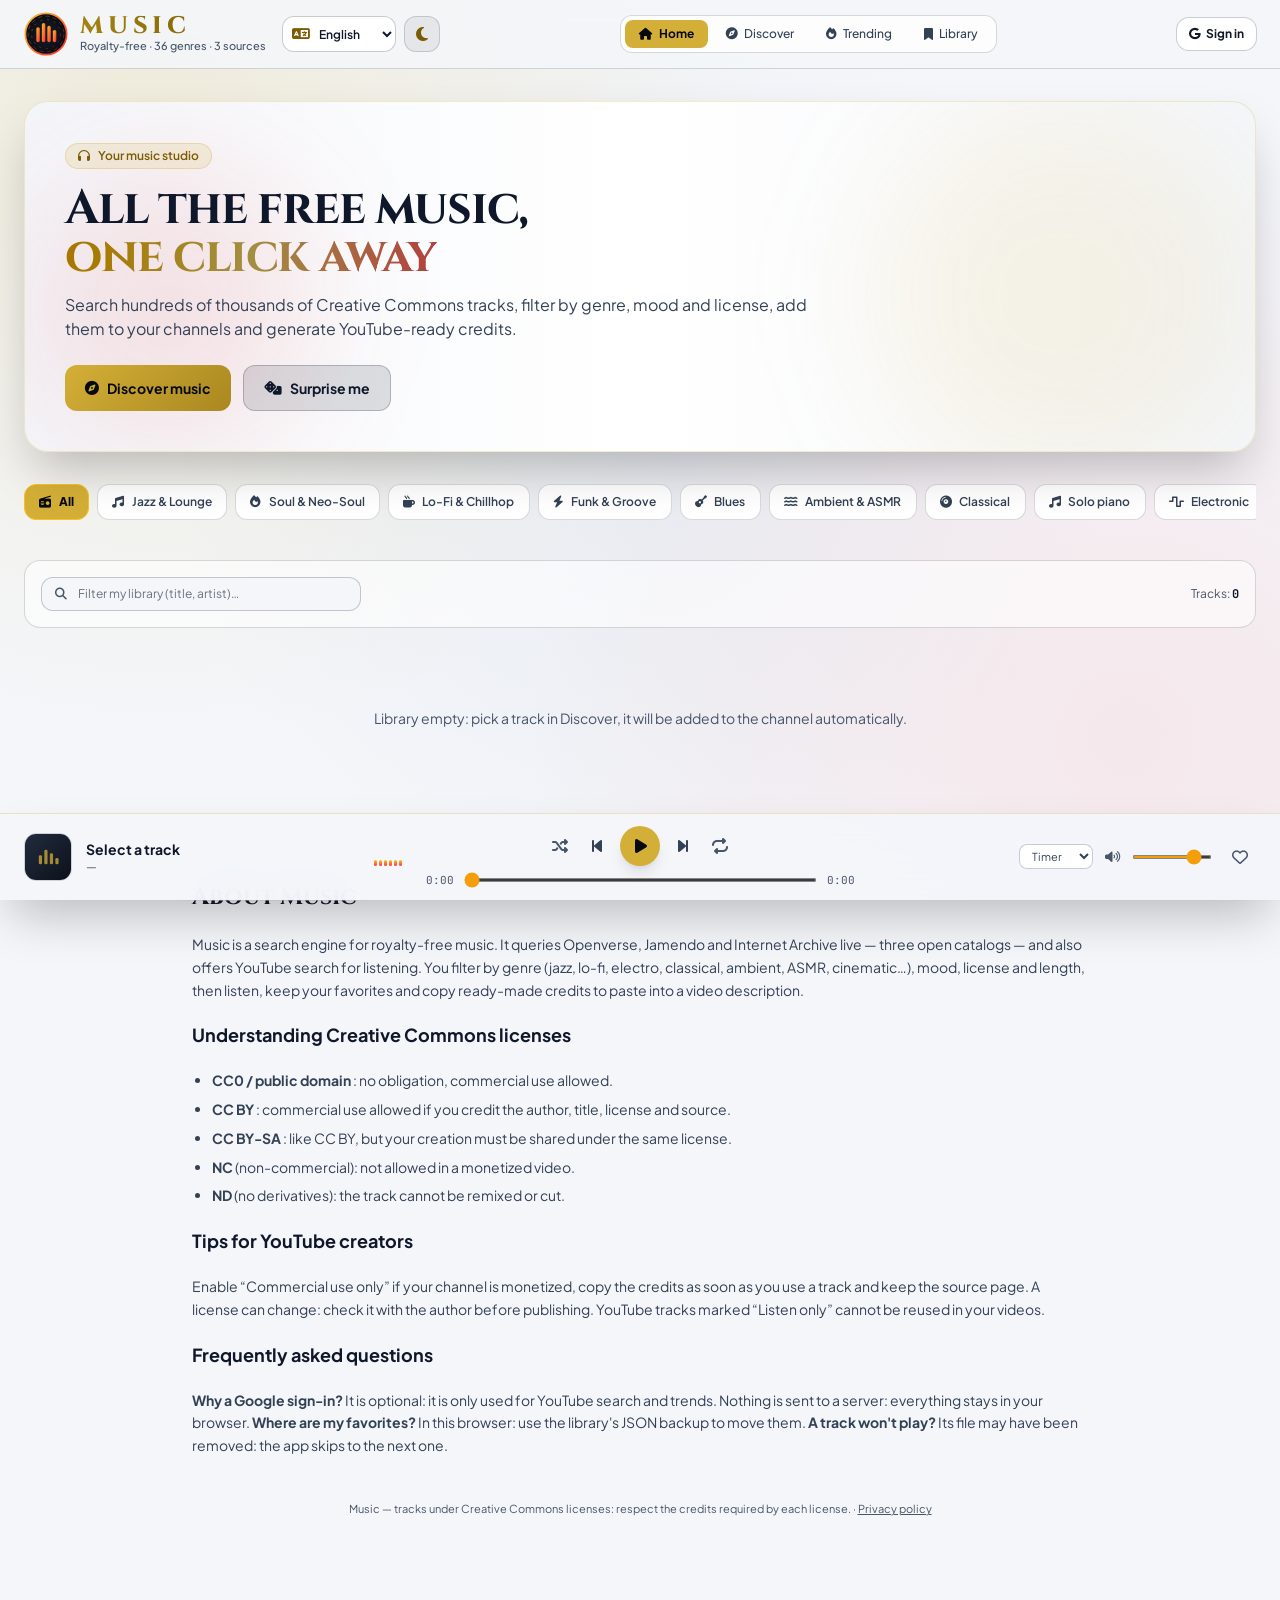
<file: index.html>
<!DOCTYPE html>
<html lang="en">
<head>
<meta charset="UTF-8">
<meta name="viewport" content="width=device-width, initial-scale=1.0">
<meta name="google-adsense-account" content="ca-pub-3266873353292561">
<meta name="google-site-verification" content="pL6d6d0u4AJGMRSTwTJI539YIrtq3iVCi08YZ9IAChI" />
<title>Music &#8212; Royalty-free music hub &#183; Musique libre de droits &#183; &#1605;&#1608;&#1587;&#1610;&#1602;&#1609; &#1576;&#1583;&#1608;&#1606; &#1581;&#1602;&#1608;&#1602;</title>
<meta name="description" content="Music: search royalty-free music in French, Arabic and English. Musique libre de droits en fran&#231;ais, arabe et anglais. &#1605;&#1608;&#1587;&#1610;&#1602;&#1609; &#1576;&#1583;&#1608;&#1606; &#1581;&#1602;&#1608;&#1602; &#1576;&#1575;&#1604;&#1593;&#1585;&#1576;&#1610;&#1577; &#1608;&#1575;&#1604;&#1601;&#1585;&#1606;&#1587;&#1610;&#1577; &#1608;&#1575;&#1604;&#1573;&#1606;&#1580;&#1604;&#1610;&#1586;&#1610;&#1577;.">
<link rel="canonical" href="https://haykellaouiti-collab.github.io/music/">
<link rel="alternate" hreflang="fr" href="https://haykellaouiti-collab.github.io/music/fr/">
<link rel="alternate" hreflang="en" href="https://haykellaouiti-collab.github.io/music/en/">
<link rel="alternate" hreflang="ar" href="https://haykellaouiti-collab.github.io/music/ar/">
<link rel="alternate" hreflang="x-default" href="https://haykellaouiti-collab.github.io/music/">
<meta property="og:type" content="website">
<meta property="og:title" content="Music &#8212; Royalty-free music hub">
<meta property="og:url" content="https://haykellaouiti-collab.github.io/music/">
<script>
/* Redirige vers la langue m\u00e9moris\u00e9e ou celle du navigateur ; la page reste utilisable sans JavaScript. */
(function(){try{
  var l=localStorage.getItem("music_hub_ui");
  if(l!=="fr"&&l!=="en"&&l!=="ar"){l=(navigator.language||"en").slice(0,2).toLowerCase();if(l!=="fr"&&l!=="ar")l="en"}
  location.replace("./"+l+"/"+location.hash);
}catch(e){}})();
</script>
<style>
  :root{color-scheme:light dark;--bg:#f4f6fa;--fg:#0f172a;--card:#fff;--bd:rgba(15,23,42,.15);--gold:#b4941f}
  @media (prefers-color-scheme:dark){:root{--bg:#07090e;--fg:#f3f4f6;--card:#0d111a;--bd:rgba(255,255,255,.15);--gold:#fbbf24}}
  body{margin:0;min-height:100vh;display:grid;place-items:center;background:var(--bg);color:var(--fg);font-family:system-ui,"Segoe UI",Cairo,sans-serif;padding:1.5rem}
  main{max-width:34rem;text-align:center}
  h1{font-size:2.2rem;letter-spacing:.2em;margin:0 0 .5rem;color:var(--gold)}
  p{line-height:1.6;margin:.4rem 0}
  nav{display:flex;flex-wrap:wrap;gap:.75rem;justify-content:center;margin:1.5rem 0}
  a.b{padding:.8rem 1.4rem;border-radius:.9rem;border:1px solid var(--bd);background:var(--card);color:var(--fg);text-decoration:none;font-weight:700}
  a.b:hover{border-color:var(--gold)}
  small a{color:var(--gold)}
</style>
</head>
<body>
<main>
  <h1>MUSIC</h1>
  <p lang="en">Search royalty-free music in French, Arabic and English: jazz, lo-fi, ambient, ASMR, cinematic and more, with ready-to-copy YouTube credits.</p>
  <p lang="fr">Cherchez de la musique libre de droits en fran&#231;ais, arabe et anglais, avec cr&#233;dits YouTube pr&#234;ts &#224; copier.</p>
  <p lang="ar" dir="rtl">&#1575;&#1576;&#1581;&#1579; &#1593;&#1606; &#1605;&#1608;&#1587;&#1610;&#1602;&#1609; &#1576;&#1583;&#1608;&#1606; &#1581;&#1602;&#1608;&#1602; &#1576;&#1575;&#1604;&#1593;&#1585;&#1576;&#1610;&#1577; &#1608;&#1575;&#1604;&#1601;&#1585;&#1606;&#1587;&#1610;&#1577; &#1608;&#1575;&#1604;&#1573;&#1606;&#1580;&#1604;&#1610;&#1586;&#1610;&#1577; &#1605;&#1593; &#1606;&#1587;&#1576; &#1610;&#1608;&#1578;&#1610;&#1608;&#1576; &#1580;&#1575;&#1607;&#1586;&#1577; &#1604;&#1604;&#1606;&#1587;&#1582;.</p>
  <nav aria-label="Language / Langue / &#1575;&#1604;&#1604;&#1594;&#1577;">
    <a class="b" href="en/" hreflang="en" lang="en">English</a>
    <a class="b" href="fr/" hreflang="fr" lang="fr">Fran&#231;ais</a>
    <a class="b" href="ar/" hreflang="ar" lang="ar" dir="rtl">&#1575;&#1604;&#1593;&#1585;&#1576;&#1610;&#1577;</a>
  </nav>
  <small><a href="privacy.html">Privacy &#183; Confidentialit&#233; &#183; &#1575;&#1604;&#1582;&#1589;&#1608;&#1589;&#1610;&#1577;</a></small>
</main>
</body>
</html>
</file>
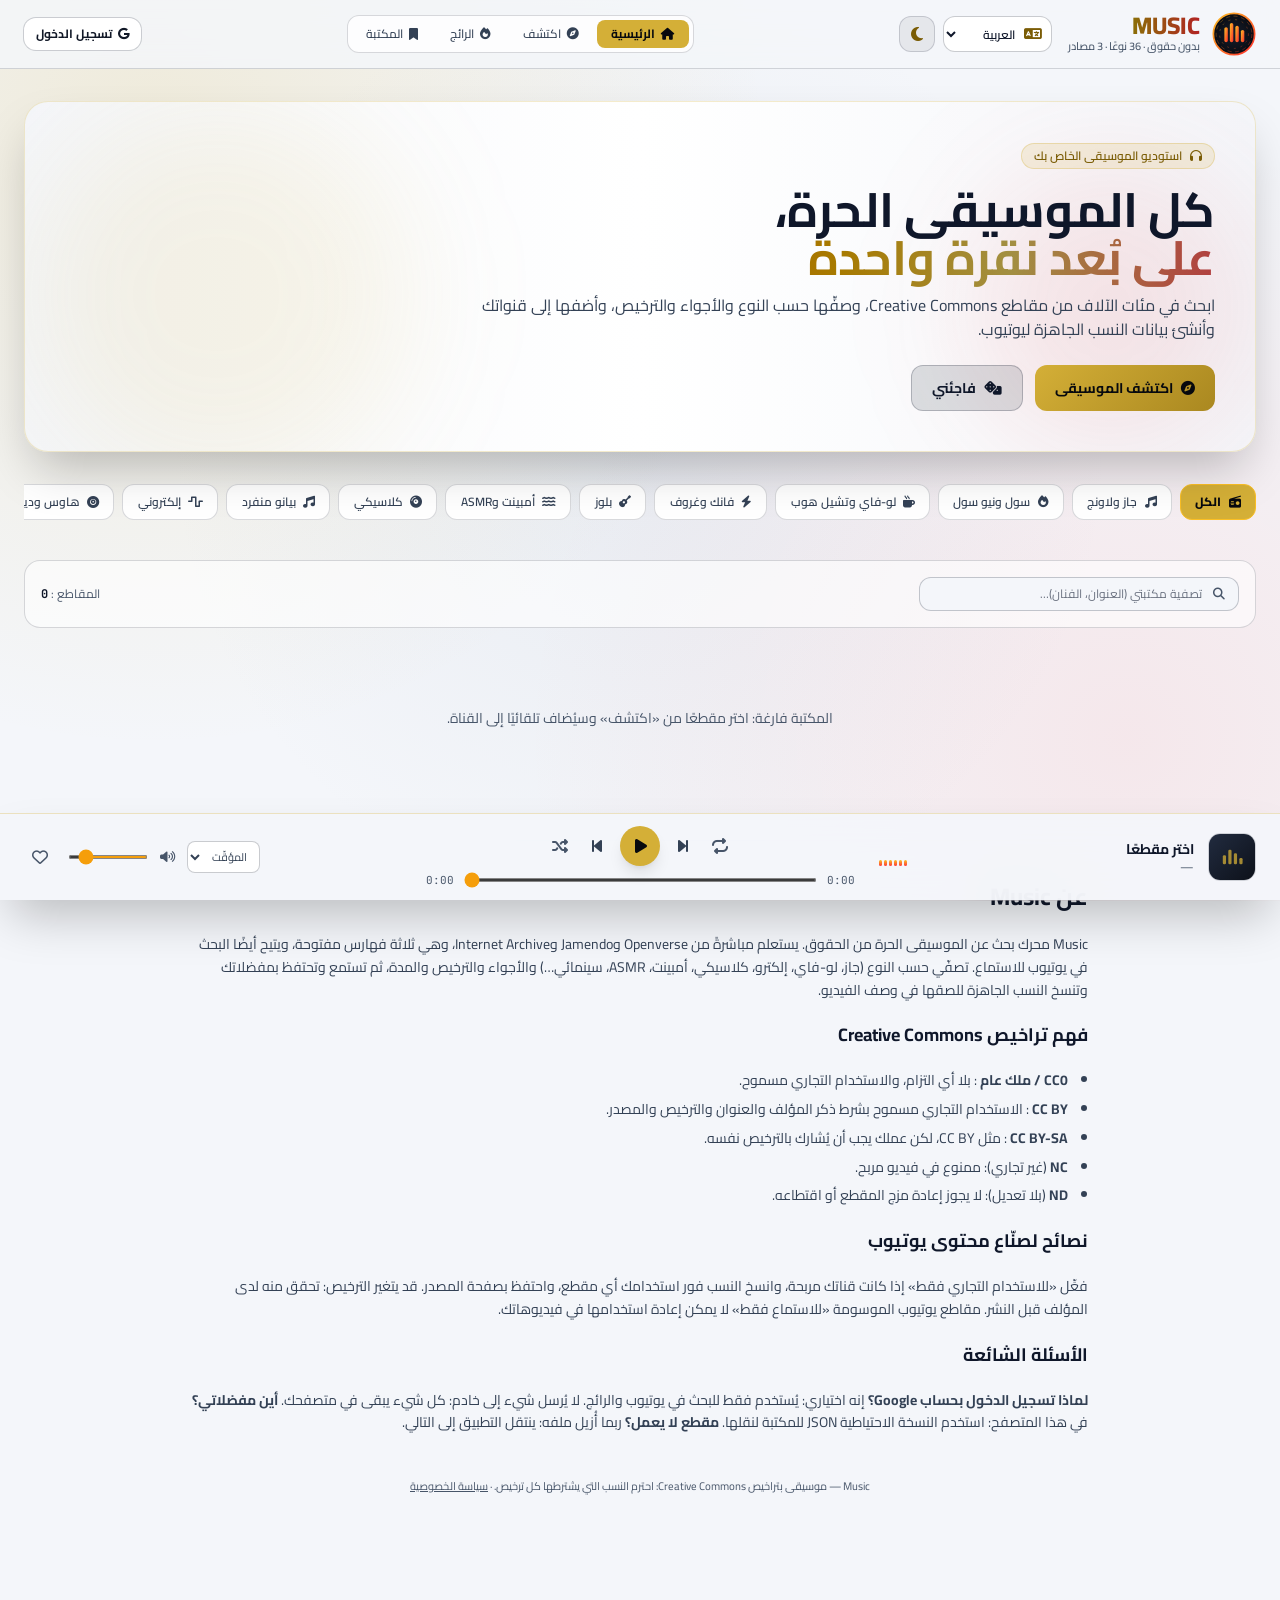
<file: ar/index.html>
<!DOCTYPE html>
<html lang="ar" dir="rtl" data-ui="ar" class="dark"><head>
<meta charset="UTF-8">
<meta name="viewport" content="width=device-width, initial-scale=1.0">
<meta name="google-adsense-account" content="ca-pub-3266873353292561">
<title>Music &#8212; &#1605;&#1608;&#1587;&#1610;&#1602;&#1609; &#1576;&#1583;&#1608;&#1606; &#1581;&#1602;&#1608;&#1602;: &#1580;&#1575;&#1586;&#1548; &#1604;&#1608;-&#1601;&#1575;&#1610;&#1548; &#1571;&#1605;&#1576;&#1610;&#1610;&#1606;&#1578;&#1548; ASMR</title>
<meta name="description" content="&#1575;&#1576;&#1581;&#1579; &#1593;&#1606; &#1605;&#1608;&#1587;&#1610;&#1602;&#1609; &#1576;&#1583;&#1608;&#1606; &#1581;&#1602;&#1608;&#1602; (Openverse &#1608;Jamendo &#1608;Internet Archive): &#1580;&#1575;&#1586;&#1548; &#1604;&#1608;-&#1601;&#1575;&#1610;&#1548; &#1571;&#1605;&#1576;&#1610;&#1610;&#1606;&#1578;&#1548; ASMR&#1548; &#1593;&#1585;&#1576;&#1610;&#1548; &#1601;&#1585;&#1606;&#1587;&#1610;&#1548; &#1573;&#1606;&#1580;&#1604;&#1610;&#1586;&#1610;. &#1606;&#1587;&#1576; &#1610;&#1608;&#1578;&#1610;&#1608;&#1576; &#1580;&#1575;&#1607;&#1586;&#1577; &#1604;&#1604;&#1606;&#1587;&#1582;.">

<meta property="og:type" content="website">
<meta property="og:title" content="Music &#8212; &#1605;&#1608;&#1587;&#1610;&#1602;&#1609; &#1576;&#1583;&#1608;&#1606; &#1581;&#1602;&#1608;&#1602;: &#1580;&#1575;&#1586;&#1548; &#1604;&#1608;-&#1601;&#1575;&#1610;&#1548; &#1571;&#1605;&#1576;&#1610;&#1610;&#1606;&#1578;&#1548; ASMR">
<meta property="og:locale" content="fr_FR">
<meta name="theme-color" content="#07090E">
<script>(function(){try{var d=document.documentElement,th=localStorage.getItem("music_hub_theme");if(th!=="light"&&th!=="dark")th=(window.matchMedia&&matchMedia("(prefers-color-scheme: light)").matches)?"light":"dark";d.classList.toggle("light",th==="light");d.classList.toggle("dark",th!=="light")}catch(e){}})();</script>


<link rel="icon" href="data:image/svg+xml,%3Csvg xmlns='http://www.w3.org/2000/svg' viewBox='0 0 64 64'%3E%3Cdefs%3E%3ClinearGradient id='g' x1='0' y1='0' x2='1' y2='1'%3E%3Cstop offset='0' stop-color='%23FBBF24'/%3E%3Cstop offset='1' stop-color='%23FF2D2D'/%3E%3C/linearGradient%3E%3C/defs%3E%3Ccircle cx='32' cy='32' r='30' fill='%230D111A' stroke='url(%23g)' stroke-width='4'/%3E%3Crect x='19' y='28' width='5' height='16' rx='2.5' fill='url(%23g)'/%3E%3Crect x='29.5' y='18' width='5' height='26' rx='2.5' fill='url(%23g)'/%3E%3Crect x='40' y='24' width='5' height='20' rx='2.5' fill='url(%23g)'/%3E%3C/svg%3E">
<link rel="stylesheet" href="../tailwind.css">
<link rel="preconnect" href="https://fonts.googleapis.com">
<link rel="preconnect" href="https://fonts.gstatic.com" crossorigin="">
<link href="https://fonts.googleapis.com/css2?family=Cinzel:wght@600;700;800&amp;family=JetBrains+Mono:wght@400;500;600&amp;family=Plus+Jakarta+Sans:wght@300;400;500;600;700;800&amp;family=Cairo:wght@400;600;700;800&amp;display=swap" rel="stylesheet">
<link rel="stylesheet" href="https://cdnjs.cloudflare.com/ajax/libs/font-awesome/6.5.1/css/all.min.css">
<script src="https://accounts.google.com/gsi/client" async="" defer=""></script>
<style>
body{background-color:#07090E;color:#F3F4F6;
  background-image:radial-gradient(circle at 12% 15%,rgba(212,175,55,.09) 0%,transparent 45%),radial-gradient(circle at 88% 82%,rgba(255,0,0,.06) 0%,transparent 45%),radial-gradient(circle at 50% 50%,rgba(30,41,59,.15) 0%,transparent 60%);
  background-attachment:fixed;}
.glass-card{background:rgba(22,29,43,.75);backdrop-filter:blur(14px);-webkit-backdrop-filter:blur(14px);border:1px solid rgba(255,255,255,.08);transition:all .25s ease}
.glass-card:hover{border-color:rgba(212,175,55,.4);transform:translateY(-2px);box-shadow:0 15px 35px -10px rgba(0,0,0,.7)}
.glass-card.is-current{border-color:rgba(212,175,55,.7);box-shadow:0 0 0 1px rgba(212,175,55,.35),0 15px 35px -10px rgba(212,175,55,.2)}
.btn-youtube{background:linear-gradient(135deg,#FF0000,#C80000);box-shadow:0 4px 15px rgba(255,0,0,.25);transition:all .2s}
.btn-youtube:hover{background:linear-gradient(135deg,#FF1A1A,#E00000);transform:scale(1.02)}
.btn-gold{background:linear-gradient(135deg,#D4AF37,#AA8820);color:#07090E;transition:all .2s}
.btn-gold:hover{filter:brightness(1.1);transform:translateY(-1px)}
::-webkit-scrollbar{width:6px;height:6px}::-webkit-scrollbar-track{background:#07090E}::-webkit-scrollbar-thumb{background:#212B3F;border-radius:9999px}::-webkit-scrollbar-thumb:hover{background:#D4AF37}
.noscroll{scrollbar-width:none}.noscroll::-webkit-scrollbar{display:none}
/* Logo anim\e9  */
.logo-disc{animation:spin 9s linear infinite;transform-origin:32px 32px}
.playing .logo-disc{animation-duration:2.4s}
.eq-bar{transform-box:fill-box;transform-origin:center bottom;animation:eq 1.1s ease-in-out infinite}
.eq-bar:nth-child(2){animation-delay:.2s}.eq-bar:nth-child(3){animation-delay:.45s}.eq-bar:nth-child(4){animation-delay:.1s}
@keyframes spin{to{transform:rotate(360deg)}}
@keyframes eq{0%,100%{transform:scaleY(.35)}50%{transform:scaleY(1)}}
/* Visualiseur */
.viz{display:flex;align-items:flex-end;gap:2px;height:18px}
.viz i{display:block;width:3px;border-radius:2px;background:linear-gradient(#FBBF24,#FF3B3B);height:30%;animation:eq 1s ease-in-out infinite;animation-play-state:paused}
.viz i:nth-child(2n){animation-duration:.8s}.viz i:nth-child(3n){animation-duration:1.3s}.viz i:nth-child(4n){animation-delay:.25s}
.is-playing .viz i{animation-play-state:running}
.skeleton{background:linear-gradient(90deg,#161D2B 25%,#212B3F 50%,#161D2B 75%);background-size:200% 100%;animation:sk 1.3s infinite}
@keyframes sk{to{background-position:-200% 0}}
.fade-in{animation:fi .35s ease both}@keyframes fi{from{opacity:0;transform:translateY(8px)}to{opacity:1;transform:none}}
.chip{padding:.5rem .9rem;border-radius:.75rem;font-size:.75rem;font-weight:600;white-space:nowrap;display:inline-flex;align-items:center;gap:.45rem;cursor:pointer;border:1px solid rgba(255,255,255,.1);background:rgba(13,17,26,.8);color:#d1d5db;transition:all .2s}
.chip:hover{color:#fff;border-color:rgba(212,175,55,.45)}
.chip.on{background:#D4AF37;border-color:#FBBF24;color:#07090E;font-weight:800}
.chip.mood.on{background:#FF3B3B;border-color:#FF6B6B;color:#fff}
.pill{font-size:.7rem;padding:.35rem .7rem;border-radius:9999px;border:1px solid rgba(255,255,255,.12);cursor:pointer;display:inline-flex;align-items:center;gap:.4rem;color:#d1d5db}
.pill.on{background:rgba(16,185,129,.15);border-color:rgba(16,185,129,.5);color:#6ee7b7}
input[type=range]{accent-color:#f59e0b}
</style>
<link rel="canonical" href="https://haykellaouiti-collab.github.io/music/ar/"><link rel="alternate" hreflang="fr" href="https://haykellaouiti-collab.github.io/music/fr/"><link rel="alternate" hreflang="en" href="https://haykellaouiti-collab.github.io/music/en/"><link rel="alternate" hreflang="ar" href="https://haykellaouiti-collab.github.io/music/ar/"><link rel="alternate" hreflang="x-default" href="https://haykellaouiti-collab.github.io/music/"><meta property="og:url" content="https://haykellaouiti-collab.github.io/music/ar/"><meta property="og:description" content="&#1575;&#1576;&#1581;&#1579; &#1593;&#1606; &#1605;&#1608;&#1587;&#1610;&#1602;&#1609; &#1576;&#1583;&#1608;&#1606; &#1581;&#1602;&#1608;&#1602; (Openverse &#1608;Jamendo &#1608;Internet Archive): &#1580;&#1575;&#1586;&#1548; &#1604;&#1608;-&#1601;&#1575;&#1610;&#1548; &#1571;&#1605;&#1576;&#1610;&#1610;&#1606;&#1578;&#1548; ASMR&#1548; &#1593;&#1585;&#1576;&#1610;&#1548; &#1601;&#1585;&#1606;&#1587;&#1610;&#1548; &#1573;&#1606;&#1580;&#1604;&#1610;&#1586;&#1610;. &#1606;&#1587;&#1576; &#1610;&#1608;&#1578;&#1610;&#1608;&#1576; &#1580;&#1575;&#1607;&#1586;&#1577; &#1604;&#1604;&#1606;&#1587;&#1582;."><meta property="og:site_name" content="Music"><meta property="og:locale:alternate" content="fr_FR"><meta property="og:locale:alternate" content="en_US"><script type="application/ld+json">{"@context":"https://schema.org","@type":"WebApplication","name":"Music \u2014 \u0645\u0631\u0643\u0632 \u0627\u0644\u0645\u0648\u0633\u064a\u0642\u0649 \u0627\u0644\u062d\u0631\u0629","url":"https://haykellaouiti-collab.github.io/music/ar/","inLanguage":"ar","description":"\u0627\u0628\u062d\u062b \u0639\u0646 \u0645\u0648\u0633\u064a\u0642\u0649 \u0628\u062f\u0648\u0646 \u062d\u0642\u0648\u0642 (Openverse \u0648Jamendo \u0648Internet Archive): \u062c\u0627\u0632\u060c \u0644\u0648-\u0641\u0627\u064a\u060c \u0623\u0645\u0628\u064a\u064a\u0646\u062a\u060c ASMR\u060c \u0639\u0631\u0628\u064a\u060c \u0641\u0631\u0646\u0633\u064a\u060c \u0625\u0646\u062c\u0644\u064a\u0632\u064a. \u0646\u0633\u0628 \u064a\u0648\u062a\u064a\u0648\u0628 \u062c\u0627\u0647\u0632\u0629 \u0644\u0644\u0646\u0633\u062e.","applicationCategory":"MultimediaApplication","operatingSystem":"Any","offers":{"@type":"Offer","price":"0","priceCurrency":"USD"}}</script></head>
<body class="min-h-screen flex flex-col antialiased selection:bg-gold-500 selection:text-obsidian-950 pb-32">

<div id="toast-container" class="fixed top-24 right-5 z-[90] flex flex-col gap-2 max-w-sm w-full pointer-events-none px-4 sm:px-0"></div>

<!-- HEADER -->
<header class="sticky top-0 z-40 border-b border-white/10 bg-obsidian-950/85 backdrop-blur-md">
  <div class="max-w-7xl mx-auto px-4 sm:px-6 py-3 flex items-center justify-between gap-4">
    <div class="flex items-center gap-3 sm:gap-4 shrink-0">
    <div class="flex items-center gap-3 shrink-0" id="brand">
      <svg id="logo" class="w-11 h-11" viewBox="0 0 64 64" aria-label="&#1588;&#1593;&#1575;&#1585; Music">
        <defs>
          <linearGradient id="lg" x1="0" y1="0" x2="1" y2="1"><stop offset="0" stop-color="#FBBF24"></stop><stop offset="1" stop-color="#FF2D2D"></stop></linearGradient>
          <radialGradient id="lbg" cx=".5" cy=".5" r=".6"><stop offset="0" stop-color="#161D2B"></stop><stop offset="1" stop-color="#07090E"></stop></radialGradient>
        </defs>
        <circle cx="32" cy="32" r="30" fill="url(#lbg)" stroke="url(#lg)" stroke-width="2.5"></circle>
        <g class="logo-disc" fill="none" stroke="url(#lg)" stroke-opacity=".45" stroke-width="1">
          <circle cx="32" cy="32" r="26" stroke-dasharray="6 5"></circle><circle cx="32" cy="32" r="21" stroke-dasharray="3 7"></circle>
        </g>
        <g fill="url(#lg)">
          <rect class="eq-bar" x="18" y="22" width="5" height="22" rx="2.5"></rect>
          <rect class="eq-bar" x="26" y="16" width="5" height="28" rx="2.5"></rect>
          <rect class="eq-bar" x="34" y="20" width="5" height="24" rx="2.5"></rect>
          <rect class="eq-bar" x="42" y="26" width="5" height="18" rx="2.5"></rect>
        </g>
      </svg>
      <div class="hidden min-[430px]:block">
        <span class="font-display font-extrabold text-2xl tracking-[0.2em] text-transparent bg-clip-text bg-gradient-to-r from-gold-300 via-gold-500 to-red-500 block leading-none">MUSIC</span>
        <span class="hidden sm:block text-[11px] text-gray-400 font-medium">&#1576;&#1583;&#1608;&#1606; &#1581;&#1602;&#1608;&#1602; &#183; 36 &#1606;&#1608;&#1593;&#1611;&#1575; &#183; 3 &#1605;&#1589;&#1575;&#1583;&#1585;</span>
      </div>
    </div>
    <div class="flex items-center gap-2" id="ui-controls">
      <label class="relative flex items-center" translate="no">
        <i class="fa-solid fa-language absolute start-2.5 text-gold-400 text-sm pointer-events-none" aria-hidden="true"></i>
        <select id="ui-lang" aria-label="&#1575;&#1604;&#1604;&#1594;&#1577; / Language" class="ps-8 pe-3 h-9 rounded-xl bg-obsidian-900 border border-white/15 text-white text-xs font-semibold cursor-pointer hover:border-gold-500/50 focus:outline-none focus:border-gold-500">
          <option value="fr">Fran&#231;ais</option>
          <option value="en">English</option>
          <option value="ar" selected="">&#1575;&#1604;&#1593;&#1585;&#1576;&#1610;&#1577;</option>
        </select>
      </label>
      <button id="theme-btn" type="button" title="&#1575;&#1604;&#1608;&#1590;&#1593; &#1575;&#1604;&#1606;&#1607;&#1575;&#1585;&#1610;" aria-label="&#1575;&#1604;&#1608;&#1590;&#1593; &#1575;&#1604;&#1606;&#1607;&#1575;&#1585;&#1610;" class="w-9 h-9 rounded-xl bg-white/5 hover:bg-white/15 border border-white/10 text-gold-400 flex items-center justify-center"><i class="fa-solid fa-sun" aria-hidden="true"></i></button>
    </div>
    </div>

    <nav id="nav-desktop" class="hidden md:flex items-center gap-1 p-1 bg-obsidian-900/80 border border-white/10 rounded-xl"></nav>

    <div class="flex items-center gap-2.5 shrink-0">
      <div id="admin-actions" class="hidden items-center gap-2.5">
        <div class="hidden lg:flex flex-col text-right pr-2 border-r border-white/10">
          <span class="text-[10px] text-gray-400 uppercase tracking-wider">&#1575;&#1604;&#1575;&#1587;&#1578;&#1605;&#1575;&#1593;&#1575;&#1578;</span>
          <span class="font-mono text-xs font-bold text-emerald-400" id="header-subs-total">0</span>
        </div>
        <button onclick="openChannelModal()" class="btn-gold px-3 py-2 rounded-xl text-xs font-bold flex items-center gap-1.5">
          <i class="fa-solid fa-plus" aria-hidden="true"></i><span class="hidden sm:inline">&#1602;&#1606;&#1575;&#1577;</span>
        </button>
      </div>
      <div id="user-area" class="hidden items-center gap-2"></div>
    </div>
  </div>
  <div id="nav-mobile" class="md:hidden flex items-center justify-around border-t border-white/10 px-2 py-2 bg-obsidian-950 text-xs"></div>
</header>

<main class="flex-grow max-w-7xl w-full mx-auto px-4 sm:px-6 py-8">

<!-- ACCUEIL -->
<section id="tab-home" class="space-y-8">
  <div class="relative rounded-3xl p-6 sm:p-10 border border-gold-500/25 bg-gradient-to-r from-obsidian-950 via-obsidian-900 to-obsidian-950 overflow-hidden shadow-2xl">
    <div class="absolute top-0 right-0 w-96 h-96 bg-gold-500/10 rounded-full blur-3xl pointer-events-none"></div>
    <div class="absolute bottom-0 left-0 w-72 h-72 bg-red-600/10 rounded-full blur-3xl pointer-events-none"></div>
    <div class="relative z-10 max-w-3xl">
      <div class="inline-flex items-center gap-2 px-3 py-1 rounded-full bg-gold-500/15 border border-gold-500/30 text-gold-400 text-xs font-semibold mb-4"><i class="fa-solid fa-headphones" aria-hidden="true"></i> &#1575;&#1587;&#1578;&#1608;&#1583;&#1610;&#1608; &#1575;&#1604;&#1605;&#1608;&#1587;&#1610;&#1602;&#1609; &#1575;&#1604;&#1582;&#1575;&#1589; &#1576;&#1603;</div>
      <h1 class="font-display text-3xl sm:text-5xl font-bold text-white tracking-tight leading-tight mb-3">&#1603;&#1604; &#1575;&#1604;&#1605;&#1608;&#1587;&#1610;&#1602;&#1609; &#1575;&#1604;&#1581;&#1585;&#1577;&#1548;<br><span class="text-transparent bg-clip-text bg-gradient-to-r from-gold-400 via-amber-200 to-red-400">&#1593;&#1604;&#1609; &#1576;&#1615;&#1593;&#1583; &#1606;&#1602;&#1585;&#1577; &#1608;&#1575;&#1581;&#1583;&#1577;</span></h1>
      <p class="text-gray-300 text-sm sm:text-base leading-relaxed mb-6">&#1575;&#1576;&#1581;&#1579; &#1601;&#1610; &#1605;&#1574;&#1575;&#1578; &#1575;&#1604;&#1570;&#1604;&#1575;&#1601; &#1605;&#1606; &#1605;&#1602;&#1575;&#1591;&#1593; Creative Commons&#1548; &#1608;&#1589;&#1601;&#1616;&#1617;&#1607;&#1575; &#1581;&#1587;&#1576; &#1575;&#1604;&#1606;&#1608;&#1593; &#1608;&#1575;&#1604;&#1571;&#1580;&#1608;&#1575;&#1569; &#1608;&#1575;&#1604;&#1578;&#1585;&#1582;&#1610;&#1589;&#1548; &#1608;&#1571;&#1590;&#1601;&#1607;&#1575; &#1573;&#1604;&#1609; &#1602;&#1606;&#1608;&#1575;&#1578;&#1603; &#1608;&#1571;&#1606;&#1588;&#1574; &#1576;&#1610;&#1575;&#1606;&#1575;&#1578; &#1575;&#1604;&#1606;&#1587;&#1576; &#1575;&#1604;&#1580;&#1575;&#1607;&#1586;&#1577; &#1604;&#1610;&#1608;&#1578;&#1610;&#1608;&#1576;.</p>
      <div class="flex flex-wrap gap-3">
        <button onclick="switchTab('discover')" class="btn-gold px-5 py-3 rounded-xl text-sm font-bold flex items-center gap-2"><i class="fa-solid fa-compass" aria-hidden="true"></i> &#1575;&#1603;&#1578;&#1588;&#1601; &#1575;&#1604;&#1605;&#1608;&#1587;&#1610;&#1602;&#1609;</button>
        <button onclick="surpriseMe()" class="px-5 py-3 rounded-xl text-sm font-bold flex items-center gap-2 bg-white/10 hover:bg-white/15 border border-white/15"><i class="fa-solid fa-dice" aria-hidden="true"></i> &#1601;&#1575;&#1580;&#1574;&#1606;&#1610;</button>
      </div>
    </div>
  </div>

  <div class="flex items-center gap-2 overflow-x-auto pb-2 noscroll" id="home-genres"></div>

  <div class="flex flex-col sm:flex-row items-center justify-between gap-4 p-4 rounded-2xl bg-obsidian-900/60 border border-white/10">
    <div class="relative w-full sm:w-80">
      <i class="fa-solid fa-magnifying-glass text-gray-400 absolute left-3.5 top-1/2 -translate-y-1/2 text-xs" aria-hidden="true"></i>
      <input id="home-search" aria-label="&#1578;&#1589;&#1601;&#1610;&#1577; &#1605;&#1603;&#1578;&#1576;&#1578;&#1610;" type="text" oninput="renderHome()" placeholder="&#1578;&#1589;&#1601;&#1610;&#1577; &#1605;&#1603;&#1578;&#1576;&#1578;&#1610; (&#1575;&#1604;&#1593;&#1606;&#1608;&#1575;&#1606;&#1548; &#1575;&#1604;&#1601;&#1606;&#1575;&#1606;)&#8230;" class="w-full pl-9 pr-4 py-2 rounded-xl bg-obsidian-950 border border-white/15 text-white placeholder-gray-500 text-xs focus:outline-none focus:border-gold-500">
    </div>
    <div class="flex items-center gap-4 text-xs text-gray-400">
      <span>&#1575;&#1604;&#1605;&#1602;&#1575;&#1591;&#1593; : <strong class="text-white font-mono" id="home-count">0</strong></span>
      <button id="home-online-btn" onclick="exploreGenreOnline()" class="btn-gold px-3 py-1.5 rounded-lg font-bold text-[11px]"><i class="fa-solid fa-earth-europe mr-1" aria-hidden="true"></i> &#1575;&#1587;&#1578;&#1603;&#1588;&#1601; &#1607;&#1584;&#1575; &#1575;&#1604;&#1606;&#1608;&#1593; &#1593;&#1576;&#1585; &#1575;&#1604;&#1573;&#1606;&#1578;&#1585;&#1606;&#1578;</button>
    </div>
  </div>
  <div id="home-grid" class="grid grid-cols-1 md:grid-cols-2 lg:grid-cols-3 gap-6"></div>
</section>

<!-- D&#201;COUVRIR -->
<section id="tab-discover" class="hidden space-y-6">
  <div class="rounded-3xl p-6 sm:p-8 border border-white/10 bg-obsidian-900/80 space-y-5">
    <div class="flex flex-col md:flex-row md:items-end justify-between gap-4">
      <div>
        <div class="inline-flex items-center gap-2 px-3 py-1 rounded-full bg-emerald-500/15 border border-emerald-500/30 text-emerald-400 text-xs font-semibold mb-2"><i class="fa-solid fa-globe" aria-hidden="true"></i> &#1576;&#1581;&#1579; &#1605;&#1576;&#1575;&#1588;&#1585; &#1605;&#1578;&#1593;&#1583;&#1583; &#1575;&#1604;&#1605;&#1589;&#1575;&#1583;&#1585;</div>
        <h2 class="font-display text-2xl sm:text-3xl font-bold text-white">&#1575;&#1603;&#1578;&#1588;&#1601;</h2>
        <p class="text-xs text-gray-400 mt-1">&#1578;&#1571;&#1578;&#1610; &#1575;&#1604;&#1606;&#1578;&#1575;&#1574;&#1580; &#1605;&#1576;&#1575;&#1588;&#1585;&#1577;&#1611; &#1605;&#1606; &#1601;&#1607;&#1575;&#1585;&#1587; &#1605;&#1601;&#1578;&#1608;&#1581;&#1577;. &#1578;&#1581;&#1602;&#1602; &#1583;&#1575;&#1574;&#1605;&#1611;&#1575; &#1605;&#1606; &#1575;&#1604;&#1578;&#1585;&#1582;&#1610;&#1589; &#1602;&#1576;&#1604; &#1575;&#1604;&#1606;&#1588;&#1585;.</p>
      </div>
      <div class="flex gap-2">
        <button onclick="surpriseMe()" class="px-4 py-2.5 rounded-xl text-xs font-bold bg-white/10 hover:bg-white/15 border border-white/15 flex items-center gap-2"><i class="fa-solid fa-dice" aria-hidden="true"></i> &#1601;&#1575;&#1580;&#1574;&#1606;&#1610;</button>
        <button onclick="openYTMusic()" class="px-4 py-2.5 rounded-xl text-xs font-bold bg-red-600/15 hover:bg-red-600 text-red-400 hover:text-white border border-red-500/30 flex items-center gap-2"><i class="fa-brands fa-youtube" aria-hidden="true"></i> &#1575;&#1601;&#1578;&#1581; &#1601;&#1610; YouTube Music</button>
        <button onclick="openImportModal()" class="btn-gold px-4 py-2.5 rounded-xl font-bold text-xs flex items-center gap-2"><i class="fa-solid fa-link" aria-hidden="true"></i> &#1575;&#1587;&#1578;&#1610;&#1585;&#1575;&#1583; &#1585;&#1575;&#1576;&#1591;</button>
      </div>
    </div>

    <form onsubmit="event.preventDefault();runSearch(true)" class="flex gap-2">
      <div class="relative flex-1">
        <i class="fa-solid fa-magnifying-glass text-gray-400 absolute left-4 top-1/2 -translate-y-1/2 text-sm" aria-hidden="true"></i>
        <input id="q" aria-label="&#1575;&#1576;&#1581;&#1579; &#1593;&#1606; &#1605;&#1608;&#1587;&#1610;&#1602;&#1609;" type="search" list="q-hist" autocomplete="off" placeholder="&#1570;&#1604;&#1577;&#1548; &#1571;&#1580;&#1608;&#1575;&#1569;&#1548; &#1601;&#1606;&#1575;&#1606;&#1548; &#1593;&#1606;&#1608;&#1575;&#1606;&#8230; (&#1605;&#1579;&#1575;&#1604;: piano rain&#1548; saxophone&#1548; 80s synth)" class="w-full pl-11 pr-4 py-3.5 rounded-2xl bg-obsidian-950 border border-white/15 text-white placeholder-gray-500 text-sm focus:outline-none focus:border-gold-500">
        <datalist id="q-hist"></datalist>
      </div>
      <button class="btn-gold px-6 rounded-2xl font-bold text-sm flex items-center gap-2"><i class="fa-solid fa-magnifying-glass" aria-hidden="true"></i><span class="hidden sm:inline">&#1576;&#1581;&#1579;</span></button>
    </form>

    <div>
      <div class="text-[10px] uppercase tracking-wider text-gray-400 mb-2 font-semibold">&#1604;&#1594;&#1577; &#1575;&#1604;&#1571;&#1594;&#1575;&#1606;&#1610;</div>
      <div id="lang-chips" class="flex flex-wrap gap-2"></div>
    </div>
    <div>
      <div class="text-[10px] uppercase tracking-wider text-gray-400 mb-2 font-semibold">&#1575;&#1604;&#1571;&#1606;&#1608;&#1575;&#1593;</div>
      <div id="genre-chips" class="flex flex-wrap gap-2"></div>
    </div>
    <div>
      <div class="text-[10px] uppercase tracking-wider text-gray-400 mb-2 font-semibold">&#1575;&#1604;&#1571;&#1580;&#1608;&#1575;&#1569;</div>
      <div id="mood-chips" class="flex flex-wrap gap-2"></div>
    </div>

    <div class="grid grid-cols-2 md:grid-cols-5 gap-3 pt-4 border-t border-white/10 items-end">
      <label class="text-[11px] text-gray-400">&#1575;&#1604;&#1578;&#1585;&#1582;&#1610;&#1589;
        <select id="f-license" onchange="applyFilters()" class="mt-1 w-full px-3 py-2 rounded-xl bg-obsidian-950 border border-white/15 text-white text-xs">
          <option value="all">&#1575;&#1604;&#1603;&#1604; (CC)</option><option value="cc0">CC0 / &#1605;&#1604;&#1603; &#1593;&#1575;&#1605;</option><option value="by">CC BY</option><option value="by-sa">CC BY-SA</option>
        </select></label>
      <label class="text-[11px] text-gray-400">&#1571;&#1602;&#1604; &#1605;&#1583;&#1577;
        <select id="f-dur" onchange="applyFilters()" class="mt-1 w-full px-3 py-2 rounded-xl bg-obsidian-950 border border-white/15 text-white text-xs">
          <option value="0">&#1575;&#1604;&#1603;&#1604;</option><option value="60">&gt; 1 &#1583;</option><option value="180">&gt; 3 &#1583;</option><option value="600">&gt; 10 &#1583;</option><option value="1800">&gt; 30 &#1583;</option>
        </select></label>
      <label class="text-[11px] text-gray-400">&#1575;&#1604;&#1578;&#1585;&#1578;&#1610;&#1576;
        <select id="f-sort" onchange="applyFilters()" class="mt-1 w-full px-3 py-2 rounded-xl bg-obsidian-950 border border-white/15 text-white text-xs">
          <option value="rel">&#1575;&#1604;&#1589;&#1604;&#1577; (&#1605;&#1582;&#1578;&#1604;&#1591;)</option><option value="dur-desc">&#1575;&#1604;&#1571;&#1591;&#1608;&#1604;</option><option value="dur-asc">&#1575;&#1604;&#1571;&#1602;&#1589;&#1585;</option><option value="title">&#1575;&#1604;&#1593;&#1606;&#1608;&#1575;&#1606; &#1571;&#8592;&#1610;</option>
        </select></label>
      <label class="flex items-center gap-2 text-[11px] text-gray-300 cursor-pointer md:col-span-1"><input id="f-commercial" type="checkbox" checked="" onchange="runSearch(true)" class="rounded"> &#1604;&#1604;&#1575;&#1587;&#1578;&#1582;&#1583;&#1575;&#1605; &#1575;&#1604;&#1578;&#1580;&#1575;&#1585;&#1610; &#1601;&#1602;&#1591; <span class="text-gray-400">(&#1571;&#1604;&#1594;&#1616; &#1575;&#1604;&#1578;&#1581;&#1583;&#1610;&#1583; &#1604;&#1578;&#1590;&#1605;&#1610;&#1606; &#1605;&#1602;&#1575;&#1591;&#1593; &#1575;&#1604;&#1575;&#1587;&#1578;&#1605;&#1575;&#1593; &#1601;&#1602;&#1591; &#1605;&#1606; &#1610;&#1608;&#1578;&#1610;&#1608;&#1576;)</span></label>
      <div class="flex flex-wrap gap-2 justify-end" id="source-pills"></div>
    </div>
    <details class="text-xs text-gray-400">
      <summary class="cursor-pointer text-gold-400 font-semibold">&#1573;&#1593;&#1583;&#1575;&#1583;&#1575;&#1578; &#1575;&#1604;&#1605;&#1589;&#1575;&#1583;&#1585; (&#1605;&#1601;&#1578;&#1575;&#1581; Jamendo &#1575;&#1582;&#1578;&#1610;&#1575;&#1585;&#1610;)</summary>
      <div class="mt-3 grid md:grid-cols-2 gap-3">
        <label>&#1605;&#1593;&#1585;&#1617;&#1601; &#1593;&#1605;&#1610;&#1604; Jamendo (&#1605;&#1580;&#1575;&#1606;&#1610; &#1593;&#1604;&#1609; developer.jamendo.com)
          <input id="jamendo-key" type="text" placeholder="&#1605;&#1579;&#1575;&#1604;: 1a2b3c4d" onchange="saveSettings()" class="mt-1 w-full px-3 py-2 rounded-xl bg-obsidian-950 border border-white/15 text-white text-xs font-mono"></label>
        <p class="text-[11px] leading-relaxed self-end">&#1610;&#1593;&#1605;&#1604; Openverse &#1608;Internet Archive &#1576;&#1583;&#1608;&#1606; &#1605;&#1601;&#1578;&#1575;&#1581;. &#1610;&#1590;&#1610;&#1601; Jamendo &#1570;&#1604;&#1575;&#1601; &#1575;&#1604;&#1605;&#1602;&#1575;&#1591;&#1593; &#1604;&#1601;&#1606;&#1575;&#1606;&#1610;&#1606; &#1605;&#1587;&#1578;&#1602;&#1604;&#1610;&#1606; &#1604;&#1603;&#1606;&#1607; &#1610;&#1578;&#1591;&#1604;&#1576; &#1605;&#1601;&#1578;&#1575;&#1581;&#1611;&#1575;&#1548; &#1603;&#1605;&#1575; &#1571;&#1606; &#1575;&#1587;&#1578;&#1582;&#1583;&#1575;&#1605;&#1607; &#1575;&#1604;&#1578;&#1580;&#1575;&#1585;&#1610; (&#1602;&#1606;&#1575;&#1577; &#1605;&#1585;&#1576;&#1581;&#1577;) &#1610;&#1578;&#1591;&#1604;&#1576; &#1578;&#1585;&#1582;&#1610;&#1589; Jamendo: &#1575;&#1604;&#1605;&#1589;&#1583;&#1585; &#1605;&#1593;&#1591;&#1617;&#1604; &#1575;&#1601;&#1578;&#1585;&#1575;&#1590;&#1610;&#1611;&#1575;. &#1581;&#1589;&#1577; Openverse &#1575;&#1604;&#1605;&#1580;&#1607;&#1608;&#1604;&#1577; &#1605;&#1581;&#1583;&#1608;&#1583;&#1577;: &#1593;&#1606;&#1583; &#1592;&#1607;&#1608;&#1585; &#1575;&#1604;&#1582;&#1591;&#1571; 429 &#1575;&#1606;&#1578;&#1592;&#1585; &#1583;&#1602;&#1610;&#1602;&#1577;.</p>
      </div>
    </details>
  </div>

  <div class="flex items-center justify-between text-xs text-gray-400"><div id="search-status">&#1575;&#1576;&#1583;&#1571; &#1575;&#1604;&#1576;&#1581;&#1579; &#1571;&#1608; &#1575;&#1582;&#1578;&#1585; &#1606;&#1608;&#1593;&#1611;&#1575;.</div><div id="result-count" class="font-mono"></div></div>
  <div id="discover-grid" class="grid grid-cols-1 md:grid-cols-2 xl:grid-cols-3 gap-4"></div>
  <div class="text-center"><button id="more-btn" onclick="runSearch(false)" class="hidden px-6 py-3 rounded-xl bg-white/10 hover:bg-white/15 border border-white/15 text-sm font-bold"><i class="fa-solid fa-angles-down mr-2" aria-hidden="true"></i> &#1578;&#1581;&#1605;&#1610;&#1604; &#1575;&#1604;&#1605;&#1586;&#1610;&#1583; &#1605;&#1606; &#1575;&#1604;&#1606;&#1578;&#1575;&#1574;&#1580;</button></div>
</section>

<!-- TENDANCES (&#233;coute et visionnage uniquement) -->
<section id="tab-trending" class="hidden space-y-6">
  <div class="rounded-3xl p-6 sm:p-8 border border-white/10 bg-obsidian-900/80 space-y-4">
    <div class="inline-flex items-center gap-2 px-3 py-1 rounded-full bg-sky-500/15 border border-sky-500/30 text-sky-300 text-xs font-semibold"><i class="fa-solid fa-eye" aria-hidden="true"></i> &#1604;&#1604;&#1575;&#1587;&#1578;&#1605;&#1575;&#1593; &#1608;&#1575;&#1604;&#1605;&#1588;&#1575;&#1607;&#1583;&#1577; &#1601;&#1602;&#1591;</div>
    <h2 class="font-display text-2xl sm:text-3xl font-bold text-white">&#1575;&#1604;&#1605;&#1608;&#1587;&#1610;&#1602;&#1609; &#1575;&#1604;&#1585;&#1575;&#1574;&#1580;&#1577;</h2>
    <p class="text-xs text-gray-400 max-w-3xl">&#1571;&#1603;&#1579;&#1585; &#1575;&#1604;&#1605;&#1602;&#1575;&#1591;&#1593; &#1575;&#1587;&#1578;&#1605;&#1575;&#1593;&#1611;&#1575; &#1581;&#1575;&#1604;&#1610;&#1611;&#1575; &#1593;&#1604;&#1609; &#1610;&#1608;&#1578;&#1610;&#1608;&#1576;&#1548; &#1581;&#1587;&#1576; &#1575;&#1604;&#1604;&#1594;&#1577;. &#1578;&#1615;&#1588;&#1594;&#1614;&#1617;&#1604; &#1601;&#1610; &#1605;&#1588;&#1594;&#1617;&#1604; &#1610;&#1608;&#1578;&#1610;&#1608;&#1576; &#1575;&#1604;&#1585;&#1587;&#1605;&#1610;: &#1604;&#1575; &#1578;&#1615;&#1590;&#1575;&#1601; &#1571;&#1576;&#1583;&#1611;&#1575; &#1573;&#1604;&#1609; &#1602;&#1606;&#1608;&#1575;&#1578;&#1603; &#1571;&#1608; &#1605;&#1603;&#1578;&#1576;&#1578;&#1603;&#1548; &#1608;&#1604;&#1575; &#1610;&#1605;&#1603;&#1606; &#1573;&#1593;&#1575;&#1583;&#1577; &#1575;&#1587;&#1578;&#1582;&#1583;&#1575;&#1605;&#1607;&#1575; &#1601;&#1610; &#1601;&#1610;&#1583;&#1610;&#1608;&#1607;&#1575;&#1578;&#1603;.</p>
    <div id="trend-lang" class="flex flex-wrap gap-2"></div>
  </div>
  <div id="trend-status" class="text-xs text-gray-400"></div>
  <div id="trend-grid" class="grid grid-cols-1 md:grid-cols-2 xl:grid-cols-3 gap-4"></div>
  <div class="text-center"><button id="trend-more" onclick="loadTrending(false)" class="hidden px-6 py-3 rounded-xl bg-white/10 hover:bg-white/15 border border-white/15 text-sm font-bold"><i class="fa-solid fa-angles-down mr-2" aria-hidden="true"></i> &#1578;&#1581;&#1605;&#1610;&#1604; &#1575;&#1604;&#1605;&#1586;&#1610;&#1583;</button></div>
</section>

<!-- BIBLIOTH&#200;QUE -->
<section id="tab-library" class="hidden space-y-6">
  <div class="rounded-3xl p-6 sm:p-8 border border-white/10 bg-obsidian-900/80">
    <div class="flex flex-col md:flex-row md:items-center justify-between gap-4">
      <div>
        <h2 class="font-display text-2xl sm:text-3xl font-bold text-white">&#1605;&#1603;&#1578;&#1576;&#1578;&#1610;</h2>
        <p class="text-xs text-gray-400 mt-1">&#1575;&#1604;&#1605;&#1601;&#1590;&#1604;&#1577; &#1608;&#1575;&#1604;&#1605;&#1602;&#1575;&#1591;&#1593; &#1575;&#1604;&#1605;&#1590;&#1575;&#1601;&#1577; &#1573;&#1604;&#1609; &#1602;&#1606;&#1608;&#1575;&#1578;&#1603; &#1608;&#1575;&#1604;&#1606;&#1587;&#1576; &#1608;&#1575;&#1604;&#1606;&#1587;&#1582; &#1575;&#1604;&#1575;&#1581;&#1578;&#1610;&#1575;&#1591;&#1610;.</p>
      </div>
      <div class="flex flex-wrap gap-2">
        <button onclick="copyAllCredits()" class="btn-gold px-4 py-2.5 rounded-xl text-xs font-bold"><i class="fa-solid fa-copy mr-1.5" aria-hidden="true"></i> &#1606;&#1587;&#1576; &#1610;&#1608;&#1578;&#1610;&#1608;&#1576;</button>
        <button onclick="exportBackup()" class="px-4 py-2.5 rounded-xl text-xs font-bold bg-white/10 hover:bg-white/15"><i class="fa-solid fa-download mr-1.5" aria-hidden="true"></i> &#1606;&#1587;&#1582;&#1577; JSON</button>
        <label class="px-4 py-2.5 rounded-xl text-xs font-bold bg-white/10 hover:bg-white/15 cursor-pointer"><i class="fa-solid fa-upload mr-1.5" aria-hidden="true"></i> &#1575;&#1587;&#1578;&#1593;&#1575;&#1583;&#1577;<input type="file" accept="application/json" class="hidden" onchange="importBackup(this)"></label>
      </div>
    </div>
    <div class="flex gap-2 mt-5" id="lib-tabs"></div>
  </div>
  <div id="library-grid" class="grid grid-cols-1 md:grid-cols-2 xl:grid-cols-3 gap-4"></div>
</section>

<!-- CHA&#206;NES -->
<section id="tab-channels" class="hidden space-y-8">
  <div class="rounded-3xl p-6 sm:p-8 border border-white/10 bg-obsidian-900/80">
    <div class="flex flex-col md:flex-row md:items-center justify-between gap-4 pb-6 border-b border-white/10">
      <div>
        <h2 class="font-display text-2xl sm:text-3xl font-bold text-white">&#1602;&#1606;&#1608;&#1575;&#1578;&#1610; &#1593;&#1604;&#1609; &#1610;&#1608;&#1578;&#1610;&#1608;&#1576;</h2>
        <p class="text-xs text-gray-300 mt-1 max-w-2xl">&#1610;&#1615;&#1590;&#1575;&#1601; &#1575;&#1604;&#1605;&#1593;&#1575;&#1605;&#1604; <code class="text-gold-400 bg-black/40 px-1 rounded font-mono text-[11px]">?sub_confirmation=1</code> &#1578;&#1604;&#1602;&#1575;&#1574;&#1610;&#1611;&#1575; &#1573;&#1604;&#1609; &#1575;&#1604;&#1585;&#1608;&#1575;&#1576;&#1591;.</p>
      </div>
      <button onclick="openChannelModal()" class="btn-gold font-bold text-xs px-4 py-2.5 rounded-xl flex items-center gap-2"><i class="fa-solid fa-plus" aria-hidden="true"></i> &#1573;&#1590;&#1575;&#1601;&#1577; &#1602;&#1606;&#1575;&#1577;</button>
    </div>
    <div class="grid grid-cols-1 sm:grid-cols-3 gap-4 mt-6">
      <div class="p-4 rounded-2xl bg-obsidian-950/70 border border-white/10"><span class="text-[10px] text-gray-400 uppercase tracking-wider block">&#1575;&#1604;&#1602;&#1606;&#1608;&#1575;&#1578;</span><span class="text-2xl font-bold font-mono text-white" id="kpi-channel-count">0</span></div>
      <div class="p-4 rounded-2xl bg-obsidian-950/70 border border-white/10"><span class="text-[10px] text-gray-400 uppercase tracking-wider block">&#1575;&#1604;&#1601;&#1610;&#1583;&#1610;&#1608;&#1607;&#1575;&#1578; &#1575;&#1604;&#1605;&#1588;&#1594;&#1617;&#1604;&#1577;</span><span class="text-2xl font-bold font-mono text-emerald-400" id="kpi-subs-gained">+0</span></div>
      <div class="p-4 rounded-2xl bg-obsidian-950/70 border border-white/10"><span class="text-[10px] text-gray-400 uppercase tracking-wider block">&#1575;&#1604;&#1580;&#1605;&#1607;&#1608;&#1585; &#1575;&#1604;&#1578;&#1602;&#1583;&#1610;&#1585;&#1610;</span><span class="text-2xl font-bold font-mono text-gold-400" id="kpi-audience-total">0</span></div>
    </div>
  </div>
  <div class="rounded-3xl p-6 sm:p-8 border border-gold-500/30 bg-obsidian-900/80 space-y-5">
    <div>
      <h3 class="font-display text-xl font-bold text-white">&#1573;&#1593;&#1583;&#1575;&#1583;&#1575;&#1578; &#1575;&#1604;&#1588;&#1576;&#1603;&#1577; (&#1575;&#1604;&#1605;&#1587;&#1572;&#1608;&#1604;)</h3>
      <p class="text-xs text-gray-400 mt-1">&#1578;&#1615;&#1581;&#1601;&#1592; &#1607;&#1584;&#1607; &#1575;&#1604;&#1573;&#1593;&#1583;&#1575;&#1583;&#1575;&#1578; &#1601;&#1610; &#1607;&#1584;&#1575; &#1575;&#1604;&#1605;&#1578;&#1589;&#1601;&#1581;. &#1604;&#1578;&#1591;&#1576;&#1610;&#1602;&#1607;&#1575; &#1593;&#1604;&#1609; &#1586;&#1608;&#1617;&#1575;&#1585;&#1603;&#1548; &#1575;&#1606;&#1602;&#1585; &#171;&#1578;&#1589;&#1583;&#1610;&#1585; &#1575;&#1604;&#1573;&#1593;&#1583;&#1575;&#1583;&#1575;&#1578;&#187; &#1608;&#1590;&#1593; &#1575;&#1604;&#1605;&#1604;&#1601; <code class="text-gold-400">music_config.json</code> &#1576;&#1580;&#1608;&#1575;&#1585; &#1575;&#1604;&#1589;&#1601;&#1581;&#1577;.</p>
    </div>
    <div class="grid md:grid-cols-2 gap-4 text-xs text-gray-300">
      <label>&#1605;&#1593;&#1585;&#1617;&#1601; &#1593;&#1605;&#1610;&#1604; Google OAuth
        <input id="cfg-client" placeholder="1234567890-abc.apps.googleusercontent.com" class="mt-1 w-full px-3 py-2.5 rounded-xl bg-obsidian-950 border border-white/15 text-white font-mono text-[11px]"></label>
      <label>&#1593;&#1606;&#1575;&#1608;&#1610;&#1606; &#1576;&#1585;&#1610;&#1583; &#1575;&#1604;&#1605;&#1587;&#1572;&#1608;&#1604;&#1610;&#1606; (&#1605;&#1601;&#1589;&#1608;&#1604;&#1577; &#1576;&#1601;&#1608;&#1575;&#1589;&#1604;)
        <input id="cfg-admins" placeholder="you@gmail.com" class="mt-1 w-full px-3 py-2.5 rounded-xl bg-obsidian-950 border border-white/15 text-white text-xs"></label>
      <label>&#1575;&#1604;&#1602;&#1606;&#1575;&#1577; &#1575;&#1604;&#1605;&#1587;&#1578;&#1607;&#1583;&#1601;&#1577;: &#1575;&#1604;&#1578;&#1610; &#1578;&#1615;&#1590;&#1575;&#1601; &#1573;&#1604;&#1610;&#1607;&#1575; &#1575;&#1604;&#1605;&#1608;&#1587;&#1610;&#1602;&#1609; &#1575;&#1604;&#1605;&#1582;&#1578;&#1575;&#1585;&#1577;
        <select id="cfg-target" class="mt-1 w-full px-3 py-2.5 rounded-xl bg-obsidian-950 border border-white/15 text-white text-xs"></select></label>
      <label>&#1601;&#1610;&#1583;&#1610;&#1608; &#1575;&#1604;&#1602;&#1606;&#1575;&#1577; &#1575;&#1604;&#1605;&#1602;&#1578;&#1585;&#1581; &#1593;&#1606;&#1583; &#1603;&#1604; &#1575;&#1582;&#1578;&#1610;&#1575;&#1585; (&#1585;&#1575;&#1576;&#1591; &#1571;&#1608; &#1605;&#1593;&#1585;&#1617;&#1601;)
        <input id="cfg-video" placeholder="https://www.youtube.com/watch?v=&#8230;" class="mt-1 w-full px-3 py-2.5 rounded-xl bg-obsidian-950 border border-white/15 text-white text-xs"></label>
      <label>&#1605;&#1601;&#1578;&#1575;&#1581; YouTube API (&#1575;&#1582;&#1578;&#1610;&#1575;&#1585;&#1610;&#1548; &#1605;&#1602;&#1610;&#1617;&#1583; &#1576;&#1606;&#1591;&#1575;&#1602;&#1603;)
        <input id="cfg-ytkey" class="mt-1 w-full px-3 py-2.5 rounded-xl bg-obsidian-950 border border-white/15 text-white font-mono text-[11px]"></label>
      <label>AdSense: &#1605;&#1593;&#1585;&#1617;&#1601; &#1575;&#1604;&#1606;&#1575;&#1588;&#1585; (ca-pub-&#8230;)
        <input id="cfg-adpub" placeholder="ca-pub-1234567890123456" class="mt-1 w-full px-3 py-2.5 rounded-xl bg-obsidian-950 border border-white/15 text-white font-mono text-[11px]"></label>
      <label>AdSense: &#1605;&#1593;&#1585;&#1617;&#1601; &#1575;&#1604;&#1608;&#1581;&#1583;&#1577; &#1575;&#1604;&#1573;&#1593;&#1604;&#1575;&#1606;&#1610;&#1577; (slot)
        <input id="cfg-adslot" placeholder="1234567890" class="mt-1 w-full px-3 py-2.5 rounded-xl bg-obsidian-950 border border-white/15 text-white font-mono text-[11px]"></label>
      <label class="flex items-center gap-2"><input id="cfg-login" type="checkbox" class="rounded"> &#1578;&#1587;&#1580;&#1610;&#1604; &#1575;&#1604;&#1583;&#1582;&#1608;&#1604; &#1576;&#1600; Google &#1573;&#1604;&#1586;&#1575;&#1605;&#1610; <span class="text-amber-300">(&#1594;&#1610;&#1585; &#1605;&#1587;&#1578;&#1581;&#1587;&#1606;: &#1587;&#1610;&#1585;&#1609; AdSense &#1576;&#1608;&#1575;&#1576;&#1577; &#1575;&#1604;&#1583;&#1582;&#1608;&#1604; &#1601;&#1602;&#1591;)</span></label>
      <label class="flex items-center gap-2"><input id="cfg-sub" type="checkbox" class="rounded"> &#1575;&#1604;&#1575;&#1588;&#1578;&#1585;&#1575;&#1603; &#1601;&#1610; &#1575;&#1604;&#1588;&#1576;&#1603;&#1577; &#1573;&#1604;&#1586;&#1575;&#1605;&#1610; <span class="text-amber-300">(&#1594;&#1610;&#1585; &#1605;&#1587;&#1578;&#1581;&#1587;&#1606;: &#1605;&#1605;&#1606;&#1608;&#1593; &#1576;&#1605;&#1608;&#1580;&#1576; &#1602;&#1608;&#1575;&#1593;&#1583; YouTube API)</span></label>
    </div>
    <div class="flex flex-wrap gap-3">
      <button onclick="saveConfig()" class="btn-gold px-5 py-2.5 rounded-xl text-xs font-bold"><i class="fa-solid fa-floppy-disk mr-1.5" aria-hidden="true"></i> &#1581;&#1601;&#1592;</button>
      <button onclick="exportConfig()" class="bg-emerald-600 hover:bg-emerald-500 text-white px-5 py-2.5 rounded-xl text-xs font-bold"><i class="fa-solid fa-file-export mr-1.5" aria-hidden="true"></i> &#1578;&#1589;&#1583;&#1610;&#1585; &#1575;&#1604;&#1573;&#1593;&#1583;&#1575;&#1583;&#1575;&#1578;</button>
    </div>
    <details class="text-xs text-gray-400"><summary class="cursor-pointer text-gold-400 font-semibold">&#1603;&#1610;&#1601; &#1571;&#1581;&#1589;&#1604; &#1593;&#1604;&#1609; &#1605;&#1593;&#1585;&#1617;&#1601; &#1593;&#1605;&#1610;&#1604; Google&#1567;</summary>
      <ol class="list-decimal ml-5 mt-2 space-y-1 leading-relaxed">
        <li>&#1608;&#1581;&#1583;&#1577; &#1578;&#1581;&#1603;&#1605; Google Cloud &#8592; &#1571;&#1606;&#1588;&#1574; &#1605;&#1588;&#1585;&#1608;&#1593;&#1611;&#1575; &#8592; &#171;&#1608;&#1575;&#1580;&#1607;&#1575;&#1578; API &#1608;&#1575;&#1604;&#1582;&#1583;&#1605;&#1575;&#1578;&#187; &#8592; &#1601;&#1593;&#1616;&#1617;&#1604; <b>YouTube Data API v3</b>.</li>
        <li>&#1588;&#1575;&#1588;&#1577; &#1605;&#1608;&#1575;&#1601;&#1602;&#1577; OAuth &#8592; &#1571;&#1590;&#1601; &#1575;&#1604;&#1606;&#1591;&#1575;&#1602; <code>.../auth/youtube</code> (&#1581;&#1587;&#1617;&#1575;&#1587;).</li>
        <li>&#1576;&#1610;&#1575;&#1606;&#1575;&#1578; &#1575;&#1604;&#1575;&#1593;&#1578;&#1605;&#1575;&#1583; &#8592; &#1571;&#1606;&#1588;&#1574; &#171;&#1605;&#1593;&#1585;&#1617;&#1601; &#1593;&#1605;&#1610;&#1604; OAuth&#187; &#1605;&#1606; &#1575;&#1604;&#1606;&#1608;&#1593; <b>&#1578;&#1591;&#1576;&#1610;&#1602; &#1608;&#1610;&#1576;</b>&#1548; &#1605;&#1593; &#1575;&#1604;&#1593;&#1606;&#1608;&#1575;&#1606; &#1575;&#1604;&#1583;&#1602;&#1610;&#1602; &#1604;&#1605;&#1608;&#1602;&#1593;&#1603; (https://&#8230; &#1571;&#1608; http://localhost) &#1603;&#1571;&#1589;&#1604; JavaScript &#1605;&#1589;&#1585;&#1617;&#1581; &#1576;&#1607;. &#1604;&#1575; &#1610;&#1593;&#1605;&#1604; &#1575;&#1604;&#1605;&#1604;&#1601; &#1575;&#1604;&#1605;&#1601;&#1578;&#1608;&#1581; &#1605;&#1576;&#1575;&#1588;&#1585;&#1577; (file://).</li>
        <li>&#1575;&#1604;&#1589;&#1602; &#1575;&#1604;&#1605;&#1593;&#1585;&#1617;&#1601; &#1571;&#1593;&#1604;&#1575;&#1607;&#1548; &#1608;&#1571;&#1590;&#1601; &#1576;&#1585;&#1610;&#1583; &#1575;&#1604;&#1605;&#1587;&#1572;&#1608;&#1604;&#1548; &#1608;&#1575;&#1581;&#1601;&#1592;&#1548; &#1579;&#1605; &#1589;&#1583;&#1616;&#1617;&#1585; &#1575;&#1604;&#1573;&#1593;&#1583;&#1575;&#1583;&#1575;&#1578;.</li>
        <li>&#1607;&#1604; &#1571;&#1615;&#1594;&#1604;&#1602; &#1575;&#1604;&#1576;&#1575;&#1576; &#1601;&#1610; &#1608;&#1580;&#1607;&#1603;&#1567; &#1571;&#1590;&#1601; <code>#reset</code> &#1573;&#1604;&#1609; &#1575;&#1604;&#1593;&#1606;&#1608;&#1575;&#1606; &#1604;&#1605;&#1587;&#1581; &#1573;&#1593;&#1583;&#1575;&#1583;&#1575;&#1578; &#1607;&#1584;&#1575; &#1575;&#1604;&#1605;&#1578;&#1589;&#1601;&#1581;&#1548; &#1571;&#1608; <code>#admin</code> &#1605;&#1575; &#1583;&#1575;&#1605;&#1578; &#1604;&#1575; &#1578;&#1608;&#1580;&#1583; &#1573;&#1593;&#1583;&#1575;&#1583;&#1575;&#1578; &#1603;&#1575;&#1605;&#1604;&#1577;.</li>
      </ol></details>
  </div>
  <div id="channels-grid" class="grid grid-cols-1 md:grid-cols-2 gap-6"></div>
</section>

<!-- STATS -->
<section id="tab-stats" class="hidden space-y-8">
  <div class="grid grid-cols-1 sm:grid-cols-2 lg:grid-cols-4 gap-4">
    <div class="rounded-3xl p-6 bg-obsidian-900/80 border border-white/10"><span class="text-[11px] uppercase tracking-wider text-gray-400 font-semibold block mb-1">&#1601;&#1610;&#1583;&#1610;&#1608;&#1607;&#1575;&#1578; &#1575;&#1604;&#1602;&#1606;&#1575;&#1577; &#1575;&#1604;&#1605;&#1588;&#1594;&#1617;&#1604;&#1577;</span><span class="text-3xl font-extrabold font-mono text-emerald-400" id="stats-total-subs">+0</span></div>
    <div class="rounded-3xl p-6 bg-obsidian-900/80 border border-white/10"><span class="text-[11px] uppercase tracking-wider text-gray-400 font-semibold block mb-1">&#1575;&#1604;&#1605;&#1602;&#1575;&#1591;&#1593; &#1601;&#1610; &#1575;&#1604;&#1605;&#1603;&#1578;&#1576;&#1577;</span><span class="text-3xl font-extrabold font-mono text-gold-400" id="stats-tracks">0</span></div>
    <div class="rounded-3xl p-6 bg-obsidian-900/80 border border-white/10"><span class="text-[11px] uppercase tracking-wider text-gray-400 font-semibold block mb-1">&#1605;&#1585;&#1575;&#1578; &#1575;&#1604;&#1578;&#1588;&#1594;&#1610;&#1604;</span><span class="text-3xl font-extrabold font-mono text-sky-400" id="stats-total-plays">0</span></div>
    <div class="rounded-3xl p-6 bg-obsidian-900/80 border border-white/10"><span class="text-[11px] uppercase tracking-wider text-gray-400 font-semibold block mb-1">&#1580;&#1607;&#1575;&#1578; &#1575;&#1578;&#1589;&#1575;&#1604; &#1575;&#1604;&#1576;&#1585;&#1610;&#1583;</span><span class="text-3xl font-extrabold font-mono text-white" id="stats-subscribers-count">0</span></div>
  </div>
  <div class="grid grid-cols-1 lg:grid-cols-12 gap-6">
    <div class="lg:col-span-7 rounded-3xl p-6 sm:p-7 bg-obsidian-900/80 border border-white/10">
      <h3 class="font-display text-lg font-bold text-white mb-4">&#1575;&#1604;&#1605;&#1602;&#1575;&#1591;&#1593; &#1604;&#1603;&#1604; &#1602;&#1606;&#1575;&#1577;</h3>
      <div id="stats-bars" class="space-y-3.5"></div>
    </div>
    <div class="lg:col-span-5 rounded-3xl p-6 sm:p-7 bg-obsidian-900/80 border border-gold-500/30 flex flex-col justify-between">
      <div>
        <h3 class="font-display text-lg font-bold text-white mb-2">&#1578;&#1606;&#1576;&#1610;&#1607;&#1575;&#1578; &#1575;&#1604;&#1573;&#1589;&#1583;&#1575;&#1585;&#1575;&#1578; &#1575;&#1604;&#1580;&#1583;&#1610;&#1583;&#1577;</h3>
        <p class="text-xs text-gray-300 mb-4">&#1575;&#1580;&#1605;&#1593; &#1593;&#1606;&#1575;&#1608;&#1610;&#1606; &#1576;&#1585;&#1610;&#1583; &#1575;&#1604;&#1605;&#1587;&#1578;&#1605;&#1593;&#1610;&#1606; (&#1578;&#1615;&#1581;&#1601;&#1592; &#1605;&#1581;&#1604;&#1610;&#1611;&#1575; &#1601;&#1610; &#1605;&#1578;&#1589;&#1601;&#1581;&#1603;).</p>
        <form onsubmit="handleNewsletterSubmit(event)" class="space-y-3">
          <input type="email" id="newsletter-email" required="" placeholder="listener@example.com" class="w-full px-3.5 py-2.5 rounded-xl bg-obsidian-950 border border-white/15 text-white text-xs focus:outline-none focus:border-gold-500">
          <button class="w-full btn-gold font-bold text-xs py-2.5 rounded-xl">&#1575;&#1604;&#1575;&#1588;&#1578;&#1585;&#1575;&#1603; &#1601;&#1610; &#1575;&#1604;&#1578;&#1606;&#1576;&#1610;&#1607;&#1575;&#1578;</button>
        </form>
      </div>
      <button onclick="exportSubscribersCSV()" class="mt-6 w-full py-2.5 rounded-xl bg-white/10 hover:bg-white/15 text-xs font-bold"><i class="fa-solid fa-download text-gold-400 mr-2" aria-hidden="true"></i>&#1578;&#1606;&#1586;&#1610;&#1604; &#1575;&#1604;&#1576;&#1585;&#1610;&#1583; (.CSV)</button>
    </div>
  </div>
</section>
<section id="about" class="max-w-4xl mx-auto mt-16 pt-10 border-t border-white/10 text-sm text-gray-300 leading-relaxed space-y-5">
  <h2 class="font-display text-2xl font-bold text-white">&#1593;&#1606; Music</h2>
  <p>Music &#1605;&#1581;&#1585;&#1603; &#1576;&#1581;&#1579; &#1593;&#1606; &#1575;&#1604;&#1605;&#1608;&#1587;&#1610;&#1602;&#1609; &#1575;&#1604;&#1581;&#1585;&#1577; &#1605;&#1606; &#1575;&#1604;&#1581;&#1602;&#1608;&#1602;. &#1610;&#1587;&#1578;&#1593;&#1604;&#1605; &#1605;&#1576;&#1575;&#1588;&#1585;&#1577;&#1611; &#1605;&#1606; Openverse &#1608;Jamendo &#1608;Internet Archive&#1548; &#1608;&#1607;&#1610; &#1579;&#1604;&#1575;&#1579;&#1577; &#1601;&#1607;&#1575;&#1585;&#1587; &#1605;&#1601;&#1578;&#1608;&#1581;&#1577;&#1548; &#1608;&#1610;&#1578;&#1610;&#1581; &#1571;&#1610;&#1590;&#1611;&#1575; &#1575;&#1604;&#1576;&#1581;&#1579; &#1601;&#1610; &#1610;&#1608;&#1578;&#1610;&#1608;&#1576; &#1604;&#1604;&#1575;&#1587;&#1578;&#1605;&#1575;&#1593;. &#1578;&#1589;&#1601;&#1617;&#1610; &#1581;&#1587;&#1576; &#1575;&#1604;&#1606;&#1608;&#1593; (&#1580;&#1575;&#1586;&#1548; &#1604;&#1608;-&#1601;&#1575;&#1610;&#1548; &#1573;&#1604;&#1603;&#1578;&#1585;&#1608;&#1548; &#1603;&#1604;&#1575;&#1587;&#1610;&#1603;&#1610;&#1548; &#1571;&#1605;&#1576;&#1610;&#1606;&#1578;&#1548; ASMR&#1548; &#1587;&#1610;&#1606;&#1605;&#1575;&#1574;&#1610;&#8230;) &#1608;&#1575;&#1604;&#1571;&#1580;&#1608;&#1575;&#1569; &#1608;&#1575;&#1604;&#1578;&#1585;&#1582;&#1610;&#1589; &#1608;&#1575;&#1604;&#1605;&#1583;&#1577;&#1548; &#1579;&#1605; &#1578;&#1587;&#1578;&#1605;&#1593; &#1608;&#1578;&#1581;&#1578;&#1601;&#1592; &#1576;&#1605;&#1601;&#1590;&#1604;&#1575;&#1578;&#1603; &#1608;&#1578;&#1606;&#1587;&#1582; &#1575;&#1604;&#1606;&#1587;&#1576; &#1575;&#1604;&#1580;&#1575;&#1607;&#1586;&#1577; &#1604;&#1604;&#1589;&#1602;&#1607;&#1575; &#1601;&#1610; &#1608;&#1589;&#1601; &#1575;&#1604;&#1601;&#1610;&#1583;&#1610;&#1608;.</p>
  <h3 class="text-lg font-bold text-white">&#1601;&#1607;&#1605; &#1578;&#1585;&#1575;&#1582;&#1610;&#1589; Creative Commons</h3>
  <ul class="list-disc ml-5 space-y-1.5">
    <li><b>CC0 / &#1605;&#1604;&#1603; &#1593;&#1575;&#1605;</b> : &#1576;&#1604;&#1575; &#1571;&#1610; &#1575;&#1604;&#1578;&#1586;&#1575;&#1605;&#1548; &#1608;&#1575;&#1604;&#1575;&#1587;&#1578;&#1582;&#1583;&#1575;&#1605; &#1575;&#1604;&#1578;&#1580;&#1575;&#1585;&#1610; &#1605;&#1587;&#1605;&#1608;&#1581;.</li>
    <li><b>CC BY</b> : &#1575;&#1604;&#1575;&#1587;&#1578;&#1582;&#1583;&#1575;&#1605; &#1575;&#1604;&#1578;&#1580;&#1575;&#1585;&#1610; &#1605;&#1587;&#1605;&#1608;&#1581; &#1576;&#1588;&#1585;&#1591; &#1584;&#1603;&#1585; &#1575;&#1604;&#1605;&#1572;&#1604;&#1601; &#1608;&#1575;&#1604;&#1593;&#1606;&#1608;&#1575;&#1606; &#1608;&#1575;&#1604;&#1578;&#1585;&#1582;&#1610;&#1589; &#1608;&#1575;&#1604;&#1605;&#1589;&#1583;&#1585;.</li>
    <li><b>CC BY-SA</b> : &#1605;&#1579;&#1604; CC BY&#1548; &#1604;&#1603;&#1606; &#1593;&#1605;&#1604;&#1603; &#1610;&#1580;&#1576; &#1571;&#1606; &#1610;&#1615;&#1588;&#1575;&#1585;&#1603; &#1576;&#1575;&#1604;&#1578;&#1585;&#1582;&#1610;&#1589; &#1606;&#1601;&#1587;&#1607;.</li>
    <li><b>NC</b> (&#1594;&#1610;&#1585; &#1578;&#1580;&#1575;&#1585;&#1610;): &#1605;&#1605;&#1606;&#1608;&#1593; &#1601;&#1610; &#1601;&#1610;&#1583;&#1610;&#1608; &#1605;&#1585;&#1576;&#1581;.</li>
    <li><b>ND</b> (&#1576;&#1604;&#1575; &#1578;&#1593;&#1583;&#1610;&#1604;): &#1604;&#1575; &#1610;&#1580;&#1608;&#1586; &#1573;&#1593;&#1575;&#1583;&#1577; &#1605;&#1586;&#1580; &#1575;&#1604;&#1605;&#1602;&#1591;&#1593; &#1571;&#1608; &#1575;&#1602;&#1578;&#1591;&#1575;&#1593;&#1607;.</li>
  </ul>
  <h3 class="text-lg font-bold text-white">&#1606;&#1589;&#1575;&#1574;&#1581; &#1604;&#1589;&#1606;&#1617;&#1575;&#1593; &#1605;&#1581;&#1578;&#1608;&#1609; &#1610;&#1608;&#1578;&#1610;&#1608;&#1576;</h3>
  <p>&#1601;&#1593;&#1616;&#1617;&#1604; &#171;&#1604;&#1604;&#1575;&#1587;&#1578;&#1582;&#1583;&#1575;&#1605; &#1575;&#1604;&#1578;&#1580;&#1575;&#1585;&#1610; &#1601;&#1602;&#1591;&#187; &#1573;&#1584;&#1575; &#1603;&#1575;&#1606;&#1578; &#1602;&#1606;&#1575;&#1578;&#1603; &#1605;&#1585;&#1576;&#1581;&#1577;&#1548; &#1608;&#1575;&#1606;&#1587;&#1582; &#1575;&#1604;&#1606;&#1587;&#1576; &#1601;&#1608;&#1585; &#1575;&#1587;&#1578;&#1582;&#1583;&#1575;&#1605;&#1603; &#1571;&#1610; &#1605;&#1602;&#1591;&#1593;&#1548; &#1608;&#1575;&#1581;&#1578;&#1601;&#1592; &#1576;&#1589;&#1601;&#1581;&#1577; &#1575;&#1604;&#1605;&#1589;&#1583;&#1585;. &#1602;&#1583; &#1610;&#1578;&#1594;&#1610;&#1585; &#1575;&#1604;&#1578;&#1585;&#1582;&#1610;&#1589;: &#1578;&#1581;&#1602;&#1602; &#1605;&#1606;&#1607; &#1604;&#1583;&#1609; &#1575;&#1604;&#1605;&#1572;&#1604;&#1601; &#1602;&#1576;&#1604; &#1575;&#1604;&#1606;&#1588;&#1585;. &#1605;&#1602;&#1575;&#1591;&#1593; &#1610;&#1608;&#1578;&#1610;&#1608;&#1576; &#1575;&#1604;&#1605;&#1608;&#1587;&#1608;&#1605;&#1577; &#171;&#1604;&#1604;&#1575;&#1587;&#1578;&#1605;&#1575;&#1593; &#1601;&#1602;&#1591;&#187; &#1604;&#1575; &#1610;&#1605;&#1603;&#1606; &#1573;&#1593;&#1575;&#1583;&#1577; &#1575;&#1587;&#1578;&#1582;&#1583;&#1575;&#1605;&#1607;&#1575; &#1601;&#1610; &#1601;&#1610;&#1583;&#1610;&#1608;&#1607;&#1575;&#1578;&#1603;.</p>
  <h3 class="text-lg font-bold text-white">&#1575;&#1604;&#1571;&#1587;&#1574;&#1604;&#1577; &#1575;&#1604;&#1588;&#1575;&#1574;&#1593;&#1577;</h3>
  <p><b>&#1604;&#1605;&#1575;&#1584;&#1575; &#1578;&#1587;&#1580;&#1610;&#1604; &#1575;&#1604;&#1583;&#1582;&#1608;&#1604; &#1576;&#1581;&#1587;&#1575;&#1576; Google&#1567;</b> &#1573;&#1606;&#1607; &#1575;&#1582;&#1578;&#1610;&#1575;&#1585;&#1610;: &#1610;&#1615;&#1587;&#1578;&#1582;&#1583;&#1605; &#1601;&#1602;&#1591; &#1604;&#1604;&#1576;&#1581;&#1579; &#1601;&#1610; &#1610;&#1608;&#1578;&#1610;&#1608;&#1576; &#1608;&#1575;&#1604;&#1585;&#1575;&#1574;&#1580;. &#1604;&#1575; &#1610;&#1615;&#1585;&#1587;&#1604; &#1588;&#1610;&#1569; &#1573;&#1604;&#1609; &#1582;&#1575;&#1583;&#1605;: &#1603;&#1604; &#1588;&#1610;&#1569; &#1610;&#1576;&#1602;&#1609; &#1601;&#1610; &#1605;&#1578;&#1589;&#1601;&#1581;&#1603;. <b>&#1571;&#1610;&#1606; &#1605;&#1601;&#1590;&#1604;&#1575;&#1578;&#1610;&#1567;</b> &#1601;&#1610; &#1607;&#1584;&#1575; &#1575;&#1604;&#1605;&#1578;&#1589;&#1601;&#1581;: &#1575;&#1587;&#1578;&#1582;&#1583;&#1605; &#1575;&#1604;&#1606;&#1587;&#1582;&#1577; &#1575;&#1604;&#1575;&#1581;&#1578;&#1610;&#1575;&#1591;&#1610;&#1577; JSON &#1604;&#1604;&#1605;&#1603;&#1578;&#1576;&#1577; &#1604;&#1606;&#1602;&#1604;&#1607;&#1575;. <b>&#1605;&#1602;&#1591;&#1593; &#1604;&#1575; &#1610;&#1593;&#1605;&#1604;&#1567;</b> &#1585;&#1576;&#1605;&#1575; &#1571;&#1615;&#1586;&#1610;&#1604; &#1605;&#1604;&#1601;&#1607;: &#1610;&#1606;&#1578;&#1602;&#1604; &#1575;&#1604;&#1578;&#1591;&#1576;&#1610;&#1602; &#1573;&#1604;&#1609; &#1575;&#1604;&#1578;&#1575;&#1604;&#1610;.</p>
</section>
</main>

<!-- LECTEUR YOUTUBE (visible, conforme aux r&#232;gles de YouTube) -->
<div id="yt-dock" class="hidden fixed left-4 bottom-40 md:bottom-24 z-40 w-72 rounded-2xl bg-obsidian-900 border border-red-500/40 shadow-2xl overflow-hidden">
  <div class="flex items-center justify-between px-3 py-1.5 border-b border-white/10 text-[10px] uppercase tracking-wider text-red-400 font-semibold"><span><i class="fa-brands fa-youtube mr-1" aria-hidden="true"></i>YouTube Music</span><button onclick="stopYT()" class="text-gray-400 hover:text-white" aria-label="&#1573;&#1594;&#1604;&#1575;&#1602;"><i class="fa-solid fa-xmark" aria-hidden="true"></i></button></div>
  <div id="yt-holder" class="aspect-video bg-black"></div>
</div>

<footer class="max-w-7xl mx-auto w-full px-4 sm:px-6 pb-8 text-center text-[11px] text-gray-400 space-y-3">
  <div id="ad-slot" class="hidden"></div>
  <p>Music &#8212; &#1605;&#1608;&#1587;&#1610;&#1602;&#1609; &#1576;&#1578;&#1585;&#1575;&#1582;&#1610;&#1589; Creative Commons: &#1575;&#1581;&#1578;&#1585;&#1605; &#1575;&#1604;&#1606;&#1587;&#1576; &#1575;&#1604;&#1578;&#1610; &#1610;&#1588;&#1578;&#1585;&#1591;&#1607;&#1575; &#1603;&#1604; &#1578;&#1585;&#1582;&#1610;&#1589;. &#183; <a href="../privacy.html" target="_blank" rel="noopener" class="underline hover:text-gold-400">&#1587;&#1610;&#1575;&#1587;&#1577; &#1575;&#1604;&#1582;&#1589;&#1608;&#1589;&#1610;&#1577;</a></p>
</footer>

<!-- LECTEUR -->
<aside id="player" class="fixed bottom-0 left-0 right-0 z-40 bg-obsidian-950/95 border-t border-gold-500/30 backdrop-blur-xl px-4 py-3 sm:px-6 shadow-2xl flex flex-col md:flex-row items-center justify-between gap-3">
  <div class="flex items-center gap-3.5 w-full md:w-1/3 min-w-0">
    <img id="p-cover" alt="" class="w-12 h-12 rounded-xl object-cover border border-white/10">
    <div class="min-w-0 flex-1">
      <div class="flex items-center gap-2"><h4 id="p-title" class="text-sm font-bold text-white truncate">&#1575;&#1582;&#1578;&#1585; &#1605;&#1602;&#1591;&#1593;&#1611;&#1575;</h4><span id="p-genre" class="text-[10px] font-mono px-1.5 py-0.5 rounded bg-white/10 text-gold-400 hidden"></span></div>
      <p id="p-artist" class="text-xs text-gray-400 truncate">&#8212;</p>
      <span id="p-sub" class="text-[11px] text-gold-400/90 truncate block"></span>
    </div>
    <div class="viz hidden sm:flex"><i></i><i></i><i></i><i></i><i></i><i></i></div>
  </div>
  <div dir="ltr" class="flex flex-col items-center gap-1.5 w-full md:w-2/5">
    <div class="flex items-center gap-3">
      <button id="p-shuf" onclick="toggleShuffle()" title="&#1593;&#1588;&#1608;&#1575;&#1574;&#1610;" aria-label="&#1578;&#1588;&#1594;&#1610;&#1604; &#1593;&#1588;&#1608;&#1575;&#1574;&#1610;" class="p-1.5 text-gray-400 hover:text-white"><i class="fa-solid fa-shuffle" aria-hidden="true"></i></button>
      <button onclick="prevTrack()" aria-label="&#1575;&#1604;&#1605;&#1602;&#1591;&#1593; &#1575;&#1604;&#1587;&#1575;&#1576;&#1602;" class="p-1.5 text-gray-300 hover:text-white"><i class="fa-solid fa-backward-step" aria-hidden="true"></i></button>
      <button onclick="togglePlay()" aria-label="&#1578;&#1588;&#1594;&#1610;&#1604; / &#1573;&#1610;&#1602;&#1575;&#1601; &#1605;&#1572;&#1602;&#1578;" class="w-10 h-10 rounded-full bg-gold-500 hover:bg-gold-400 text-obsidian-950 flex items-center justify-center shadow-lg"><i id="p-icon" class="fa-solid fa-play ml-0.5"></i></button>
      <button onclick="nextTrack()" aria-label="&#1575;&#1604;&#1605;&#1602;&#1591;&#1593; &#1575;&#1604;&#1578;&#1575;&#1604;&#1610;" class="p-1.5 text-gray-300 hover:text-white"><i class="fa-solid fa-forward-step" aria-hidden="true"></i></button>
      <button id="p-rep" onclick="toggleRepeat()" title="&#1578;&#1603;&#1585;&#1575;&#1585;" aria-label="&#1578;&#1603;&#1585;&#1575;&#1585;" class="p-1.5 text-gray-400 hover:text-white"><i class="fa-solid fa-repeat" aria-hidden="true"></i></button>
    </div>
    <div class="w-full flex items-center gap-2.5 text-[11px] font-mono text-gray-400">
      <span id="p-cur" class="w-10 text-right tabular-nums">0:00</span>
      <input type="range" id="p-seek" aria-label="&#1575;&#1604;&#1605;&#1608;&#1590;&#1593; &#1601;&#1610; &#1575;&#1604;&#1605;&#1602;&#1591;&#1593;" min="0" max="1000" value="0" oninput="handleSeek(this.value)" class="flex-1 h-1 cursor-pointer">
      <span id="p-dur" class="w-10 tabular-nums">0:00</span>
    </div>
  </div>
  <div class="hidden md:flex items-center justify-end gap-3 w-1/3">
    <select id="p-sleep" onchange="setSleep(this.value)" title="&#1605;&#1572;&#1602;&#1617;&#1578; &#1575;&#1604;&#1606;&#1608;&#1605;" class="text-[11px] py-1 px-2 rounded-lg bg-obsidian-900 border border-white/15 text-gray-300">
      <option value="0">&#1575;&#1604;&#1605;&#1572;&#1602;&#1617;&#1578;</option><option value="15">15 &#1583;</option><option value="30">30 &#1583;</option><option value="60">60 &#1583;</option><option value="120">&#1587;&#1575;&#1593;&#1578;&#1575;&#1606;</option>
    </select>
    <i class="fa-solid fa-volume-high text-gray-400 text-xs" aria-hidden="true"></i>
    <input type="range" aria-label="&#1605;&#1587;&#1578;&#1608;&#1609; &#1575;&#1604;&#1589;&#1608;&#1578;" min="0" max="1" step="0.05" value="0.85" oninput="setVol(this.value)" class="w-20 h-1 cursor-pointer">
    <button onclick="toggleFavCurrent()" id="p-fav" aria-label="&#1573;&#1590;&#1575;&#1601;&#1577; &#1573;&#1604;&#1609; &#1575;&#1604;&#1605;&#1601;&#1590;&#1604;&#1577;" class="p-2 text-gray-400 hover:text-red-400"><i class="fa-regular fa-heart" aria-hidden="true"></i></button>
  </div>
</aside>

<!-- PORTE D'ACC&#200;S -->
<div id="auth-gate" class="fixed inset-0 z-[70] hidden items-center justify-center p-4 bg-obsidian-950/95 backdrop-blur-xl overflow-y-auto">
  <div class="max-w-md w-full rounded-3xl border border-gold-500/40 bg-obsidian-900 p-7 sm:p-8 text-center shadow-2xl my-6">
    <div class="w-14 h-14 mx-auto rounded-2xl bg-gradient-to-br from-gold-500/20 to-red-600/20 border border-gold-500/40 flex items-center justify-center text-gold-400 text-2xl mb-3"><i class="fa-solid fa-headphones" aria-hidden="true"></i></div>
    <h2 class="font-display text-2xl font-bold tracking-widest text-transparent bg-clip-text bg-gradient-to-r from-gold-300 to-red-400">MUSIC</h2>
    <p class="text-xs text-gray-300 mt-2 mb-5">&#1587;&#1580;&#1617;&#1604; &#1575;&#1604;&#1583;&#1582;&#1608;&#1604; &#1576;&#1581;&#1587;&#1575;&#1576; Google &#1604;&#1604;&#1608;&#1589;&#1608;&#1604; &#1573;&#1604;&#1609; &#1575;&#1604;&#1605;&#1608;&#1587;&#1610;&#1602;&#1609;.</p>
    <ul id="auth-steps" class="text-left text-xs text-gray-200 space-y-3 mb-5"></ul>
    <div class="space-y-3">
      <button id="auth-btn-login" onclick="googleSignIn()" class="w-full py-3.5 rounded-2xl bg-white text-gray-900 font-bold text-sm flex items-center justify-center gap-2.5 hover:bg-gray-100"><i class="fa-brands fa-google" aria-hidden="true"></i> &#1578;&#1587;&#1580;&#1610;&#1604; &#1575;&#1604;&#1583;&#1582;&#1608;&#1604; &#1576;&#1581;&#1587;&#1575;&#1576; Google</button>
      <button id="auth-btn-sub" onclick="subscribeNetwork()" class="hidden w-full py-3.5 rounded-2xl btn-youtube text-white font-bold text-sm items-center justify-center gap-2.5"><i class="fa-brands fa-youtube text-lg" aria-hidden="true"></i> &#1575;&#1588;&#1578;&#1585;&#1603; &#1601;&#1610; &#1575;&#1604;&#1588;&#1576;&#1603;&#1577; &#1576;&#1606;&#1602;&#1585;&#1577; &#1608;&#1575;&#1581;&#1583;&#1577;</button>
      <button id="auth-btn-verify" onclick="verifySubscriptions()" class="hidden w-full py-2.5 rounded-xl bg-white/10 hover:bg-white/15 text-xs font-semibold">&#1601;&#1593;&#1604;&#1578; &#1584;&#1604;&#1603;: &#1578;&#1581;&#1602;&#1602; &#1605;&#1606; &#1575;&#1588;&#1578;&#1585;&#1575;&#1603;&#1610;</button>
      <button id="auth-btn-admin" onclick="location.hash='admin'" class="hidden w-full py-3 rounded-2xl bg-gold-500 text-obsidian-950 font-bold text-sm"><i class="fa-solid fa-gear mr-2" aria-hidden="true"></i>&#1571;&#1606;&#1575; &#1575;&#1604;&#1605;&#1587;&#1572;&#1608;&#1604;: &#1575;&#1601;&#1578;&#1581; &#1608;&#1575;&#1590;&#1576;&#1591; &#1575;&#1604;&#1573;&#1593;&#1583;&#1575;&#1583;&#1575;&#1578;</button>
    </div>
    <p id="auth-msg" class="text-xs mt-4 text-gray-400"></p>
    <p class="text-[11px] text-gray-400 mt-5 leading-relaxed border-t border-white/10 pt-4">Music &#1605;&#1581;&#1585;&#1603; &#1576;&#1581;&#1579; &#1593;&#1606; &#1575;&#1604;&#1605;&#1608;&#1587;&#1610;&#1602;&#1609; &#1575;&#1604;&#1581;&#1585;&#1577; (Creative Commons): &#1580;&#1575;&#1586; &#1608;&#1604;&#1608;-&#1601;&#1575;&#1610; &#1608;&#1573;&#1604;&#1603;&#1578;&#1585;&#1608; &#1608;&#1603;&#1604;&#1575;&#1587;&#1610;&#1603;&#1610; &#1608;&#1571;&#1605;&#1576;&#1610;&#1606;&#1578; &#1608;&#1571;&#1603;&#1579;&#1585; &#1605;&#1606; 20 &#1606;&#1608;&#1593;&#1611;&#1575;&#1548; &#1605;&#1593; &#1606;&#1587;&#1576; &#1580;&#1575;&#1607;&#1586;&#1577; &#1604;&#1604;&#1606;&#1587;&#1582; &#1604;&#1601;&#1610;&#1583;&#1610;&#1608;&#1607;&#1575;&#1578;&#1603;.</p>
    <p class="text-[10px] text-gray-400 mt-3 leading-relaxed">&#1578;&#1591;&#1604;&#1576; Google &#1575;&#1604;&#1608;&#1589;&#1608;&#1604; &#1573;&#1604;&#1609; &#1605;&#1604;&#1601;&#1603; &#1575;&#1604;&#1588;&#1582;&#1589;&#1610; &#1608;&#1602;&#1585;&#1575;&#1569;&#1577; &#1610;&#1608;&#1578;&#1610;&#1608;&#1576;&#1548; &#1601;&#1602;&#1591; &#1604;&#1604;&#1576;&#1581;&#1579; &#1608;&#1575;&#1604;&#1585;&#1575;&#1574;&#1580;. &#1604;&#1575; &#1578;&#1615;&#1585;&#1587;&#1604; &#1571;&#1610; &#1576;&#1610;&#1575;&#1606;&#1575;&#1578; &#1573;&#1604;&#1609; &#1582;&#1575;&#1583;&#1605;: &#1603;&#1604; &#1588;&#1610;&#1569; &#1610;&#1576;&#1602;&#1609; &#1601;&#1610; &#1605;&#1578;&#1589;&#1601;&#1581;&#1603;. <a href="../privacy.html" target="_blank" rel="noopener" class="underline hover:text-gold-400">&#1587;&#1610;&#1575;&#1587;&#1577; &#1575;&#1604;&#1582;&#1589;&#1608;&#1589;&#1610;&#1577;</a></p>
    <button onclick="signOut()" id="auth-signout" class="hidden mt-3 text-[11px] text-gray-400 underline hover:text-gold-400">&#1578;&#1576;&#1583;&#1610;&#1604; &#1575;&#1604;&#1581;&#1587;&#1575;&#1576;</button>
  </div>
</div>

<!-- CARTE CHA&#206;NE (vid&#233;o propos&#233;e &#224; chaque choix de musique) -->
<div id="chan-card" class="hidden fixed right-4 bottom-40 md:bottom-24 z-40 w-72 rounded-2xl bg-obsidian-900 border border-gold-500/40 shadow-2xl overflow-hidden"></div>

<!-- MODALE CHA&#206;NE -->
<div id="channel-modal" class="fixed inset-0 z-50 hidden items-center justify-center p-4 bg-black/85 backdrop-blur-md">
  <div class="bg-obsidian-900 border border-white/15 rounded-3xl max-w-lg w-full p-6 shadow-2xl relative max-h-[92vh] overflow-y-auto">
    <button onclick="closeModal('channel-modal')" class="absolute top-4 right-4 w-8 h-8 rounded-full bg-white/5 hover:bg-white/10 text-gray-400" aria-label="&#1573;&#1594;&#1604;&#1575;&#1602;"><i class="fa-solid fa-xmark" aria-hidden="true"></i></button>
    <h3 id="channel-modal-title" class="text-xl font-bold text-white mb-4">&#1573;&#1590;&#1575;&#1601;&#1577; &#1602;&#1606;&#1575;&#1577; &#1610;&#1608;&#1578;&#1610;&#1608;&#1576;</h3>
    <form id="channel-form" onsubmit="saveChannel(event)" class="space-y-4">
      <input type="hidden" id="ch-id">
      <div><label class="block text-xs text-gray-300 mb-1">&#1575;&#1604;&#1575;&#1587;&#1605; *</label><input id="ch-name" required="" class="w-full px-3.5 py-2.5 rounded-xl bg-obsidian-950 border border-white/15 text-white text-xs"></div>
      <div><label class="block text-xs text-gray-300 mb-1">&#1575;&#1604;&#1585;&#1575;&#1576;&#1591; &#1571;&#1608; @handle &#1571;&#1608; &#1605;&#1593;&#1585;&#1617;&#1601; UC&#8230; *</label><input id="ch-url" required="" placeholder="https://www.youtube.com/@MaChaine" class="w-full px-3.5 py-2.5 rounded-xl bg-obsidian-950 border border-white/15 text-white text-xs"></div>
      <div class="grid sm:grid-cols-2 gap-3">
        <div><label class="block text-xs text-gray-300 mb-1">&#1575;&#1604;&#1606;&#1608;&#1593;</label><select id="ch-genre" class="w-full px-3.5 py-2.5 rounded-xl bg-obsidian-950 border border-white/15 text-white text-xs"></select></div>
        <div><label class="block text-xs text-gray-300 mb-1">&#1575;&#1604;&#1588;&#1575;&#1585;&#1577; *</label><input id="ch-tag" required="" class="w-full px-3.5 py-2.5 rounded-xl bg-obsidian-950 border border-white/15 text-white text-xs"></div>
      </div>
      <div><label class="block text-xs text-gray-300 mb-1">&#1575;&#1604;&#1608;&#1589;&#1601; *</label><textarea id="ch-desc" rows="3" required="" class="w-full px-3.5 py-2.5 rounded-xl bg-obsidian-950 border border-white/15 text-white text-xs"></textarea></div>
      <div class="flex justify-end gap-3 pt-4 border-t border-white/10"><button type="button" onclick="closeModal('channel-modal')" class="px-4 py-2.5 text-xs text-gray-400 hover:text-white">&#1573;&#1604;&#1594;&#1575;&#1569;</button><button class="btn-gold font-bold text-xs px-5 py-2.5 rounded-xl">&#1581;&#1601;&#1592;</button></div>
    </form>
  </div>
</div>

<!-- MODALE PLACER -->
<div id="place-modal" class="fixed inset-0 z-50 hidden items-center justify-center p-4 bg-black/85 backdrop-blur-md">
  <div class="bg-obsidian-900 border border-white/15 rounded-3xl max-w-md w-full p-6 shadow-2xl">
    <h3 class="text-lg font-bold text-white mb-1">&#1573;&#1590;&#1575;&#1601;&#1577; &#1573;&#1604;&#1609; &#1575;&#1604;&#1605;&#1603;&#1578;&#1576;&#1577;</h3>
    <p id="place-title" class="text-xs text-gray-400 mb-4 truncate"></p>
    <label class="block text-xs text-gray-300 mb-1">&#1590;&#1593; &#1601;&#1610; &#1575;&#1604;&#1602;&#1606;&#1575;&#1577;</label>
    <select id="place-channel" class="w-full px-3.5 py-2.5 rounded-xl bg-obsidian-950 border border-white/15 text-white text-xs mb-5"></select>
    <div class="flex justify-end gap-3"><button onclick="closeModal('place-modal')" class="px-4 py-2.5 text-xs text-gray-400 hover:text-white">&#1573;&#1604;&#1594;&#1575;&#1569;</button><button onclick="confirmPlace()" class="btn-gold font-bold text-xs px-5 py-2.5 rounded-xl">&#1573;&#1590;&#1575;&#1601;&#1577;</button></div>
  </div>
</div>

<!-- MODALE IMPORT URL -->
<div id="import-modal" class="fixed inset-0 z-50 hidden items-center justify-center p-4 bg-black/85 backdrop-blur-md">
  <div class="bg-obsidian-900 border border-white/15 rounded-3xl max-w-md w-full p-6 shadow-2xl">
    <h3 class="text-lg font-bold text-white mb-1">&#1575;&#1587;&#1578;&#1610;&#1585;&#1575;&#1583; &#1601;&#1610;&#1583;&#1610;&#1608; &#1610;&#1608;&#1578;&#1610;&#1608;&#1576;</h3>
    <p class="text-xs text-gray-400 mb-4">&#1575;&#1604;&#1589;&#1602; &#1585;&#1575;&#1576;&#1591; &#1601;&#1610;&#1583;&#1610;&#1608; &#1578;&#1581;&#1602;&#1602;&#1578; &#1605;&#1606; &#1578;&#1585;&#1582;&#1610;&#1589;&#1607; (CC-BY &#1571;&#1608; &#1573;&#1584;&#1606;). &#1587;&#1610;&#1615;&#1588;&#1594;&#1614;&#1617;&#1604; &#1601;&#1610; &#1606;&#1575;&#1601;&#1584;&#1577; &#1575;&#1604;&#1601;&#1610;&#1583;&#1610;&#1608;.</p>
    <input id="import-url" placeholder="https://www.youtube.com/watch?v=&#8230;" class="w-full px-3.5 py-2.5 rounded-xl bg-obsidian-950 border border-white/15 text-white text-xs mb-3">
    <input id="import-title" placeholder="&#1575;&#1604;&#1593;&#1606;&#1608;&#1575;&#1606; (&#1575;&#1582;&#1578;&#1610;&#1575;&#1585;&#1610;)" class="w-full px-3.5 py-2.5 rounded-xl bg-obsidian-950 border border-white/15 text-white text-xs mb-5">
    <div class="flex justify-end gap-3"><button onclick="closeModal('import-modal')" class="px-4 py-2.5 text-xs text-gray-400 hover:text-white">&#1573;&#1604;&#1594;&#1575;&#1569;</button><button onclick="confirmImport()" class="btn-gold font-bold text-xs px-5 py-2.5 rounded-xl">&#1575;&#1587;&#1578;&#1610;&#1585;&#1575;&#1583;</button></div>
  </div>
</div>

<!-- MODALE VID&#201;O -->
<div id="video-modal" class="fixed inset-0 z-50 hidden items-center justify-center p-4 bg-black/90 backdrop-blur-md">
  <div class="bg-obsidian-900 border border-white/15 rounded-3xl max-w-3xl w-full overflow-hidden shadow-2xl">
    <div class="flex items-center justify-between px-5 py-4 border-b border-white/10"><h3 id="video-title" class="text-sm font-bold text-white truncate"></h3><button onclick="closeVideo()" class="w-8 h-8 rounded-lg bg-white/5 hover:bg-white/15 text-gray-400" aria-label="&#1573;&#1594;&#1604;&#1575;&#1602;"><i class="fa-solid fa-xmark" aria-hidden="true"></i></button></div>
    <div class="aspect-video bg-black"><iframe id="video-iframe" class="w-full h-full" src="" title="YouTube" frameborder="0" allow="autoplay; encrypted-media; picture-in-picture" allowfullscreen=""></iframe></div>
    <div class="p-4 bg-obsidian-950 flex justify-between items-center gap-4"><span class="text-xs text-gray-400">&#1578;&#1581;&#1602;&#1602; &#1605;&#1606; &#1575;&#1604;&#1578;&#1585;&#1582;&#1610;&#1589; &#1602;&#1576;&#1604; &#1571;&#1610; &#1573;&#1593;&#1575;&#1583;&#1577; &#1575;&#1587;&#1578;&#1582;&#1583;&#1575;&#1605;.</span><button onclick="subFromVideo()" class="btn-youtube text-white font-bold text-xs px-5 py-2.5 rounded-xl"><i class="fa-brands fa-youtube mr-1.5" aria-hidden="true"></i> &#1575;&#1601;&#1578;&#1581; &#1575;&#1604;&#1602;&#1606;&#1575;&#1577;</button></div>
  </div>
</div>

<script src="../i18n.js"></script>
<script>
window.__baseTitle = document.documentElement.hasAttribute('data-ui') ? document.title : null; // titre SEO propre \u00e0 chaque page de langue
if (typeof window.tr !== 'function') { window.tr = s => s; window.LOC = () => 'fr-FR'; window.uiLang = () => 'fr'; } // s\u00e9curit\u00e9 si i18n.js est absent
/* =====================================================
   DONN\u00c9ES DE BASE
===================================================== */
const PH = "data:image/svg+xml," + encodeURIComponent("<svg xmlns='http://www.w3.org/2000/svg' viewBox='0 0 100 100'><defs><linearGradient id='g' x1='0' y1='0' x2='1' y2='1'><stop offset='0' stop-color='#212B3F'/><stop offset='1' stop-color='#0D111A'/></linearGradient></defs><rect width='100' height='100' fill='url(#g)'/><g fill='#D4AF37' opacity='.75'><rect x='30' y='46' width='7' height='20' rx='3'/><rect x='42' y='34' width='7' height='32' rx='3'/><rect x='54' y='42' width='7' height='24' rx='3'/><rect x='66' y='52' width='7' height='14' rx='3'/></g></svg>");

// tag = tag Jamendo ; q = termes de recherche Openverse / Internet Archive
const GENRES = [
  {id:'all', label:'Tous', icon:'fa-radio', q:'', tag:''},
  {id:'jazz', label:'Jazz & Lounge', icon:'fa-music', q:'jazz', tag:'jazz'},
  {id:'soul', label:'Soul & Neo-Soul', icon:'fa-fire', q:'soul', tag:'soul'},
  {id:'lofi', label:'Lo-Fi & Chillhop', icon:'fa-mug-hot', q:'lofi chill', tag:'lofi'},
  {id:'funk', label:'Funk & Groove', icon:'fa-bolt', q:'funk groove', tag:'funk'},
  {id:'blues', label:'Blues', icon:'fa-guitar', q:'blues', tag:'blues'},
  {id:'ambient_asmr', label:'Ambient & ASMR', icon:'fa-water', q:'ambient', tag:'ambient'},
  {id:'classical', label:'Classique', icon:'fa-compact-disc', q:'classical orchestra', tag:'classical'},
  {id:'piano', label:'Piano solo', icon:'fa-music', q:'piano', tag:'piano'},
  {id:'electronic', label:'\u00c9lectronique', icon:'fa-wave-square', q:'electronic', tag:'electronic'},
  {id:'house', label:'House & Deep', icon:'fa-record-vinyl', q:'house deep', tag:'house'},
  {id:'techno', label:'Techno & Trance', icon:'fa-robot', q:'techno', tag:'techno'},
  {id:'synthwave', label:'Synthwave & Retro', icon:'fa-moon', q:'synthwave retro', tag:'synthwave'},
  {id:'hiphop', label:'Hip-Hop & Beats', icon:'fa-microphone', q:'hip hop beat', tag:'hiphop'},
  {id:'rnb', label:'R&B', icon:'fa-heart', q:'rnb', tag:'rnb'},
  {id:'pop', label:'Pop', icon:'fa-star', q:'pop', tag:'pop'},
  {id:'rock', label:'Rock', icon:'fa-guitar', q:'rock', tag:'rock'},
  {id:'indie', label:'Indie & Alternatif', icon:'fa-headphones', q:'indie', tag:'indie'},
  {id:'metal', label:'Metal & Hard', icon:'fa-skull', q:'metal', tag:'metal'},
  {id:'folk', label:'Folk', icon:'fa-tree', q:'folk', tag:'folk'},
  {id:'acoustic', label:'Acoustique', icon:'fa-guitar', q:'acoustic guitar', tag:'acoustic'},
  {id:'country', label:'Country', icon:'fa-hat-cowboy', q:'country', tag:'country'},
  {id:'reggae', label:'Reggae & Dub', icon:'fa-sun', q:'reggae', tag:'reggae'},
  {id:'latin', label:'Latin & Bossa', icon:'fa-drum', q:'latin bossa nova', tag:'latin'},
  {id:'afro', label:'Afro & Oriental', icon:'fa-drum', q:'afro oriental', tag:'world'},
  {id:'world', label:'Musiques du monde', icon:'fa-globe', q:'world music', tag:'world'},
  {id:'cinematic', label:'Cin\u00e9matique & \u00c9pique', icon:'fa-film', q:'cinematic epic', tag:'soundtrack'},
  {id:'meditation', label:'M\u00e9ditation & Nature', icon:'fa-spa', q:'meditation nature', tag:'relaxation'},
  {id:'chanson', label:'Chanson fran\u00e7aise', icon:'fa-music', q:'chanson fran\u00e7aise', tag:'chanson', lang:'fr'},
  {id:'rapfr', label:'Rap fran\u00e7ais', icon:'fa-microphone', q:'rap fran\u00e7ais', tag:'rap', lang:'fr'},
  {id:'arabic_pop', label:'Pop arabe', icon:'fa-star', q:'arabic pop \u0639\u0631\u0628\u064a', tag:'arabic', lang:'ar'},
  {id:'oud', label:'Oud & Tarab', icon:'fa-guitar', q:'oud arabic tarab', tag:'oriental', lang:'ar'},
  {id:'rai', label:'Ra\u00ef & Cha\u00e2bi', icon:'fa-drum', q:'rai chaabi', tag:'rai', lang:'ar'},
  {id:'maghreb', label:'Maghreb & Malouf', icon:'fa-sun', q:'maghreb tunisian malouf', tag:'world', lang:'ar'},
  {id:'arabic_rap', label:'Rap arabe', icon:'fa-microphone', q:'arabic rap', tag:'rap', lang:'ar'},
  {id:'engpop', label:'Pop & Rock anglais', icon:'fa-headphones', q:'english pop rock', tag:'pop', lang:'en'},
  {id:'singer', label:'Singer-songwriter', icon:'fa-guitar', q:'singer songwriter', tag:'singersongwriter', lang:'en'}
];
// langue : q = termes ajout\u00e9s \u00e0 la recherche, jam = param\u00e8tre lang de Jamendo, ia = langue Internet Archive, region = pays des tendances YouTube
const LANGS = [
  {id:'all', label:'Toutes', icon:'fa-language', q:'', jam:'', ia:'', region:'FR', hl:'fr'},
  {id:'fr', label:'Fran\u00e7ais', icon:'fa-language', q:'fran\u00e7ais', jam:'fr', ia:'French', region:'FR', hl:'fr'},
  {id:'ar', label:'\u0627\u0644\u0639\u0631\u0628\u064a\u0629', icon:'fa-language', q:'\u0639\u0631\u0628\u064a arabic', jam:'ar', ia:'Arabic', region:'TN', hl:'ar'},
  {id:'en', label:'English', icon:'fa-language', q:'english', jam:'en', ia:'English', region:'US', hl:'en'}
];
const lInfo = id => LANGS.find(l => l.id === id) || LANGS[0];
const MOODS = [
  {id:'chill', label:'Chill', q:'chill', tag:'chill'}, {id:'focus', label:'Concentration', q:'focus study', tag:'relaxing'},
  {id:'energetic', label:'\u00c9nergique', q:'energetic', tag:'energetic'}, {id:'happy', label:'Joyeux', q:'happy', tag:'happy'},
  {id:'sad', label:'M\u00e9lancolique', q:'sad melancholic', tag:'sad'}, {id:'dark', label:'Sombre', q:'dark', tag:'dark'},
  {id:'romantic', label:'Romantique', q:'romantic', tag:'romantic'}, {id:'epic', label:'\u00c9pique', q:'epic', tag:'epic'},
  {id:'sleep', label:'Sommeil', q:'sleep calm', tag:'calm'}, {id:'rain', label:'Pluie & Nuit', q:'rain night', tag:'nature'}
];
const gInfo = id => GENRES.find(g => g.id === id) || GENRES[0];

const DEFAULT_CHANNELS = [
  {id:"ch-jazz-lounge",name:"Midnight Jazz Sanctuary",url:"https://www.youtube.com/@MidnightJazzSanctuary?sub_confirmation=1",genre:"jazz",tag:"Jazz & Late Night Piano",description:"Sessions feutr\u00e9es de smooth jazz, saxophones en sourdine et piano vintage.",baseSubscribers:28400,subscribersGained:142,featuredVideoId:"Dx5qFachd3A"},
  {id:"ch-soul-grooves",name:"Velvet Soul & Vinyl Grooves",url:"https://www.youtube.com/@VelvetSoulGrooves?sub_confirmation=1",genre:"soul",tag:"Soul & Motown Revival",description:"Le meilleur de la soul vintage, groove chaleureux et neo-soul libre de droits.",baseSubscribers:19800,subscribersGained:98,featuredVideoId:"k1-TrAvp_xs"},
  {id:"ch-lofi-cafe",name:"Lo-Fi Sunset Caf\u00e9",url:"https://www.youtube.com/@LofiSunsetCafe?sub_confirmation=1",genre:"lofi",tag:"Lo-Fi Study & Chillhop",description:"Rythmes Lo-Fi chill pour travailler ou \u00e9tudier sous la pluie.",baseSubscribers:34200,subscribersGained:215,featuredVideoId:"5qap5aO4i9A"},
  {id:"steel-sound-asmr",name:"Steel & Sound ASMR",url:"https://www.youtube.com/channel/UC47UDTYtHld2i0Uy50hQ0Q?sub_confirmation=1",genre:"ambient_asmr",tag:"ASMR Industriel & CNC",description:"Pr\u00e9cision m\u00e9canique, usinage CNC grande vitesse et sons m\u00e9talliques purs.",baseSubscribers:15200,subscribersGained:184,featuredVideoId:"p7fZuVUGoKg"},
  {id:"zenith-asmr",name:"Zenith ASMR",url:"https://www.youtube.com/channel/UCH4bJCe-lekDDVzNU8z7E-w?sub_confirmation=1",genre:"ambient_asmr",tag:"Relaxation & Nature",description:"Voyages visuels apaisants, horizons cr\u00e9pusculaires et relaxation profonde.",baseSubscribers:11900,subscribersGained:89,featuredVideoId:"Nwj4-VIUf6E"}
];
const DEFAULT_TRACKS = [];

/* =====================================================
   \u00c9TAT
===================================================== */
const TABS = [
  {id:'home', label:'Accueil', icon:'fa-house'}, {id:'discover', label:'D\u00e9couvrir', icon:'fa-compass'},
  {id:'trending', label:'Tendances', icon:'fa-fire'},
  {id:'library', label:'Biblioth\u00e8que', icon:'fa-bookmark'},
  {id:'channels', label:'Cha\u00eenes & R\u00e9glages', icon:'fa-sliders', admin:true}, {id:'stats', label:'Stats', icon:'fa-chart-simple', admin:true}
];
const DEFAULT_CONFIG = {googleClientId:'', adminEmails:[], targetChannelId:'auto', targetVideoId:'', requireLogin:false, requireSubscribe:false, youtubeApiKey:'', adsensePublisherId:'', adsenseSlot:''};
let CONFIG = {...DEFAULT_CONFIG}, fileChannels = [], localChannels = null, viewsLaunched = 0;
const SOURCES = {
  openverse:{label:'Openverse', icon:'fa-globe'},
  jamendo:{label:'Jamendo', icon:'fa-guitar'},
  archive:{label:'Internet Archive', icon:'fa-building-columns'},
  youtube:{label:'YouTube Music', icon:'fa-circle-play'}
};
let channels = [], tracks = [], favorites = [], subscribers = [], history = [];
let settings = {jamendoKey:'', sources:{openverse:true, jamendo:false, archive:true, youtube:true}};
let totalPlays = 0, tab = 'home', homeGenre = 'all', libView = 'all';
const S = {genre:'all', mood:null, lang:'all', page:1, raw:[], hasMore:{}, loading:false, token:0, searched:false, ytNext:''};
const REG = new Map();      // uid -> track
const CTX = {home:[], discover:[], library:[], trending:[]};
const TR = {lang:'all', items:[], next:'', loading:false, token:0};
const fmtViews = n => { const ar = typeof uiLang === 'function' && uiLang() === 'ar'; return n >= 1e6 ? (n/1e6).toFixed(1).replace('.0','') + (ar ? ' \u0645\u0644\u064a\u0648\u0646' : ' M') : n >= 1e3 ? Math.round(n/1e3) + (ar ? ' \u0623\u0644\u0641' : ' k') : String(n); };
const isoSec = x => { const m = /PT(?:(\d+)H)?(?:(\d+)M)?(?:(\d+)S)?/.exec(x || ''); return m ? (+m[1] || 0) * 3600 + (+m[2] || 0) * 60 + (+m[3] || 0) : 0; };
let current = null, queue = [], qi = 0, shuffle = false, repeat = false, pending = null, autoUnlock = false;
let placing = null, videoChannel = null, sleepTimer = null;
const audio = new Audio();
audio.preload = 'none';

/* =====================================================
   OUTILS
===================================================== */
const $ = id => document.getElementById(id);
const esc = s => String(s ?? '').replace(/[&<>"']/g, c => ({'&':'&amp;','<':'&lt;','>':'&gt;','"':'&quot;',"'":'&#39;'}[c]));
const fmt = sec => { sec = Math.max(0, Math.floor(sec||0)); const h = Math.floor(sec/3600), m = Math.floor(sec%3600/60), s = sec%60; return h ? `${h}:${String(m).padStart(2,'0')}:${String(s).padStart(2,'0')}` : `${m}:${String(s).padStart(2,'0')}`; };
const toSec = d => { if (typeof d === 'number') return d; const p = String(d||'').split(':').map(Number); return p.some(isNaN) ? 0 : p.reduce((a,v) => a*60+v, 0); };
const save = (k, v) => { try { localStorage.setItem('music_hub_'+k, JSON.stringify(v)); } catch(e) {} };
const load = (k, def, legacy) => { try { const r = localStorage.getItem('music_hub_'+k) ?? (legacy ? localStorage.getItem(legacy) : null); return r ? JSON.parse(r) : def; } catch(e) { return def; } };
function persist(){ if (isAdmin()) { localChannels = channels; save('channels', channels); } save('tracks', tracks); save('subs', subscribers); save('favs', favorites); save('plays', totalPlays); save('views', viewsLaunched); }
function toast(msg, type='info'){
  const el = document.createElement('div');
  const ok = type==='success', err = type==='error';
  el.className = `pointer-events-auto flex items-center gap-3 px-4 py-3 rounded-2xl border shadow-2xl text-xs font-medium backdrop-blur-md transition-all duration-300 ${ok?'border-emerald-500/50 bg-[#071a12]/95 text-emerald-100':err?'border-red-500/50 bg-[#1f0a0a]/95 text-red-100':'border-gold-500/40 bg-obsidian-900/95 text-white'}`;
  el.innerHTML = `<i class="fa-solid ${ok?'fa-circle-check text-emerald-400':err?'fa-triangle-exclamation text-red-400':'fa-circle-info text-gold-400'}" aria-hidden="true"></i><span>${esc(msg)}</span>`;
  $('toast-container').appendChild(el);
  setTimeout(() => { el.style.opacity = 0; setTimeout(() => el.remove(), 300); }, 3800);
}
const openModal = id => { $(id).classList.remove('hidden'); $(id).classList.add('flex'); };
const closeModal = id => { $(id).classList.add('hidden'); $(id).classList.remove('flex'); };

/* ---- Licences ---- */
function parseLic(url, code, ver){
  let c = code, v = ver;
  if (!c && url) {
    if (/publicdomain\/zero/.test(url)) c = 'cc0';
    else if (/publicdomain\/mark/.test(url)) c = 'pdm';
    else { const m = url.match(/licenses\/([a-z-]+)\/?([\d.]+)?/i); if (m) { c = m[1].toLowerCase(); v = m[2]; } }
  }
  c = (c || '').toLowerCase();
  const label = c === 'cc0' ? 'CC0' : c === 'pdm' ? 'Domaine public' : c ? 'CC ' + c.toUpperCase() + (v ? ' ' + v : '') : 'Licence inconnue';
  return {code:c, label, commercial: !!c && !c.includes('nc'), nd: c.includes('nd')};
}
const licBase = c => c === 'cc0' || c === 'pdm' ? 'cc0' : c;

/* =====================================================
   SOURCES DE RECHERCHE
===================================================== */
function buildParams(){
  const q = $('q').value.trim(), g = gInfo(S.genre), m = MOODS.find(x => x.id === S.mood), l = lInfo(S.lang);
  return {q, g, m, l, text:[q, g.q, m && m.q, l.q].filter(Boolean).join(' ').trim(), commercial:$('f-commercial').checked};
}
function sessionExpired(){ if (!AUTH.token) return; AUTH.token = null; AUTH.user = null; AUTH.admin = false; AUTH.subscribed = false; AUTH.status = {}; tokenClient = null; applyRole(); renderAuth(); renderAll(); }
async function getJSON(url, headers){
  let r;
  try { r = await fetch(url, headers ? {headers} : undefined); } catch(e) { throw new Error('r\u00e9seau indisponible ou acc\u00e8s bloqu\u00e9 par le navigateur'); }
  if (r.status === 401 && headers && headers.Authorization) { sessionExpired(); const e = new Error('session Google expir\u00e9e : cliquez sur Connexion'); e.status = 401; throw e; }
  if (r.status === 429) throw new Error('quota d\u00e9pass\u00e9 (429)');
  if (r.status === 403) throw new Error('acc\u00e8s refus\u00e9 ou quota du jour atteint (403)');
  if (!r.ok) throw new Error('HTTP ' + r.status);
  return r.json();
}
const FETCHERS = {
  async openverse(p, page){
    const u = new URL('https://api.openverse.org/v1/audio/');
    u.searchParams.set('q', p.text || 'music'); u.searchParams.set('page', page); u.searchParams.set('page_size', 20);
    u.searchParams.set('category', 'music');
    if (p.commercial) u.searchParams.set('license_type', 'commercial');
    const d = await getJSON(u);
    return {items:(d.results||[]).filter(r => r.url).map(r => {
      const lic = parseLic(r.license_url, r.license, r.license_version);
      return {source:'openverse', origId:r.id, title:r.title || 'Sans titre', artist:r.creator || 'Artiste inconnu',
        durSec:Math.round((r.duration||0)/1000), audioUrl:r.url, coverUrl:r.thumbnail || '', lic, licUrl:r.license_url,
        sourceUrl:r.foreign_landing_url || r.url, provider:r.provider || r.source || '', tags:(r.tags||[]).slice(0,4).map(t => t.name)};
    }), more: !!d.page_count && page < d.page_count && page < 12};
  },
  async jamendo(p, page){
    if (!settings.jamendoKey) throw new Error('cl\u00e9 Jamendo manquante');
    const u = new URL('https://api.jamendo.com/v3.0/tracks/');
    u.searchParams.set('client_id', settings.jamendoKey); u.searchParams.set('format', 'json');
    u.searchParams.set('limit', 20); u.searchParams.set('offset', (page-1)*20);
    u.searchParams.set('include', 'licenses'); u.searchParams.set('imagesize', 300); u.searchParams.set('audioformat', 'mp32');
    if (p.q) u.searchParams.set('search', p.q);
    if (p.l.jam) u.searchParams.set('lang', p.l.jam);
    if (p.g.tag) u.searchParams.set('tags', p.g.tag);
    if (p.m) u.searchParams.set('fuzzytags', p.m.tag);
    if (!p.q && !p.g.tag && !p.m && !p.l.jam) u.searchParams.set('order', 'popularity_week');
    const d = await getJSON(u);
    if (d.headers && d.headers.status === 'failed') throw new Error(d.headers.error_message || 'erreur Jamendo');
    const rows = d.results || [];
    return {items:rows.map(r => ({source:'jamendo', origId:String(r.id), title:r.name, artist:r.artist_name, durSec:+r.duration||0,
      audioUrl:r.audio, coverUrl:r.image||r.album_image||'', lic:parseLic(r.license_ccurl), licUrl:r.license_ccurl,
      sourceUrl:r.shareurl||'', downloadUrl:r.audiodownload_allowed ? r.audiodownload : '', provider:'Jamendo', tags:[]})), more: rows.length === 20};
  },
  async youtube(p, page){
    if (!AUTH.token && !CONFIG.youtubeApiKey) throw new Error('connexion Google (ou cl\u00e9 API YouTube) requise');
    const h = AUTH.token ? {Authorization:'Bearer ' + AUTH.token} : null;
    const u = new URL('https://www.googleapis.com/youtube/v3/search');
    u.searchParams.set('part', 'snippet'); u.searchParams.set('type', 'video'); u.searchParams.set('videoCategoryId', '10');
    u.searchParams.set('videoEmbeddable', 'true'); u.searchParams.set('maxResults', 20); u.searchParams.set('q', p.text || 'music');
    if (p.commercial) u.searchParams.set('videoLicense', 'creativeCommon');
    if (page > 1 && S.ytNext) u.searchParams.set('pageToken', S.ytNext);
    if (!h) u.searchParams.set('key', CONFIG.youtubeApiKey);
    const d = await getJSON(u, h);
    S.ytNext = d.nextPageToken || '';
    const rows = (d.items || []).filter(i => i.id && i.id.videoId), det = {};
    if (rows.length) {
      const v = new URL('https://www.googleapis.com/youtube/v3/videos');
      v.searchParams.set('part', 'contentDetails,status'); v.searchParams.set('id', rows.map(i => i.id.videoId).join(','));
      if (!h) v.searchParams.set('key', CONFIG.youtubeApiKey);
      try { ((await getJSON(v, h)).items || []).forEach(x => det[x.id] = x); } catch(e) {}
    }
    const isoSec = x => { const m = /PT(?:(\d+)H)?(?:(\d+)M)?(?:(\d+)S)?/.exec(x || ''); return m ? (+m[1] || 0) * 3600 + (+m[2] || 0) * 60 + (+m[3] || 0) : 0; };
    return {items:rows.filter(i => !(det[i.id.videoId] && det[i.id.videoId].status && det[i.id.videoId].status.embeddable === false)).map(i => {
      const id = i.id.videoId, x = det[id] || {}, cc = x.status && x.status.license === 'creativeCommon', sn = i.snippet || {};
      return {source:'youtube', origId:id, title:sn.title || id, artist:sn.channelTitle || 'YouTube', durSec:isoSec(x.contentDetails && x.contentDetails.duration),
        audioUrl:'', youtubeVideoId:id, coverUrl:(sn.thumbnails && (sn.thumbnails.medium || sn.thumbnails.default) || {}).url || '',
        lic:cc ? {code:'by', label:'CC BY (licence YouTube)', commercial:true, nd:false} : {code:'yt', label:'Licence YouTube standard (\u00e9coute seule)', commercial:false, nd:false},
        licUrl:cc ? 'https://creativecommons.org/licenses/by/3.0/' : '', sourceUrl:'https://www.youtube.com/watch?v=' + id, provider:'YouTube', tags:[]};
    }), more: !!S.ytNext};
  },
  async archive(p, page){
    const terms = (p.text || 'music').replace(/["()]/g, ' ').trim().split(/\s+/).filter(Boolean).join(' OR ');
    const lic = p.commercial ? 'licenseurl:(*creativecommons.org*) AND NOT licenseurl:(*-nc*)' : 'licenseurl:(*creativecommons.org*)';
    const lang = p.l.ia ? ` AND language:(${p.l.ia})` : '';
    const u = new URL('https://archive.org/advancedsearch.php');
    u.searchParams.set('q', `(${terms}) AND mediatype:audio AND ${lic}${lang}`);
    ['identifier','title','creator','licenseurl'].forEach(f => u.searchParams.append('fl[]', f));
    u.searchParams.append('sort[]', 'downloads desc');
    u.searchParams.set('rows', 20); u.searchParams.set('page', page); u.searchParams.set('output', 'json');
    const d = await getJSON(u);
    const docs = (d.response && d.response.docs) || [];
    return {items:docs.map(r => ({source:'archive', origId:r.identifier, title:r.title || r.identifier, artist:Array.isArray(r.creator) ? r.creator[0] : (r.creator || 'Artiste inconnu'),
      durSec:0, audioUrl:'', coverUrl:`https://archive.org/services/img/${encodeURIComponent(r.identifier)}`, lic:parseLic(Array.isArray(r.licenseurl) ? r.licenseurl[0] : r.licenseurl),
      licUrl:Array.isArray(r.licenseurl) ? r.licenseurl[0] : r.licenseurl, sourceUrl:`https://archive.org/details/${encodeURIComponent(r.identifier)}`, provider:'Internet Archive', tags:[]})),
      more: docs.length === 20 && page*20 < (d.response.numFound||0)};
  }
};
async function resolveAudio(t){
  if (t.audioUrl || t.source !== 'archive') return;
  const d = await getJSON(`https://archive.org/metadata/${encodeURIComponent(t.origId)}`);
  const files = (d.files||[]).filter(f => /\.mp3$/i.test(f.name) || /MP3/i.test(f.format||''));
  if (!files.length) throw new Error('aucun fichier MP3');
  files.sort((a,b) => (/VBR/i.test(b.format||'')) - (/VBR/i.test(a.format||'')));
  t.audioUrl = `https://archive.org/download/${encodeURIComponent(t.origId)}/${files[0].name.split('/').map(encodeURIComponent).join('/')}`;
  if (!t.durSec && files[0].length) { t.durSec = Math.round(parseFloat(files[0].length) || toSec(files[0].length)); t.duration = fmt(t.durSec); }
  t.downloadUrl = t.audioUrl;
}
function normalize(t){
  const lic = t.lic;
  const uid = t.source + ':' + t.origId;
  const out = {...t, uid, id:uid, genre:t.genre || S.genre, duration:t.durSec ? fmt(t.durSec) : '\u2014', license:lic.label,
    attribution:`\u00ab ${t.title} \u00bb \u2014 ${t.artist} \u2014 ${lic.label}${t.licUrl ? ' ('+t.licUrl+')' : ''} \u2014 ${tr('Source :')} ${t.sourceUrl}`};
  return REG.get(uid) ? REG.get(uid) : out;
}

/* =====================================================
   RECHERCHE
===================================================== */
async function runSearch(reset = true){
  if (reset) { S.page = 1; S.raw = []; S.hasMore = {}; S.ytNext = ''; }
  else S.page++;
  const p = buildParams();
  const active = Object.keys(SOURCES).filter(s => settings.sources[s] && (reset || S.hasMore[s]));
  if (!active.length) { $('search-status').textContent = 'Aucune source active.'; return; }
  const token = ++S.token;
  S.loading = true;
  if (reset) { $('discover-grid').innerHTML = Array(6).fill('<div class="skeleton h-32 rounded-2xl"></div>').join(''); }
  $('search-status').innerHTML = '<i class="fa-solid fa-spinner fa-spin mr-2" aria-hidden="true"></i>Recherche en cours\u2026';
  if (reset && p.q) { history = [p.q, ...history.filter(h => h !== p.q)].slice(0, 12); save('history', history); renderHistory(); }

  const res = await Promise.all(active.map(src => FETCHERS[src](p, S.page).then(r => ({src, r})).catch(e => ({src, e}))));
  if (token !== S.token) return;
  S.loading = false; S.searched = true;
  const errs = [], per = {}, lists = [];
  res.forEach(({src, r, e}) => {
    if (e) { errs.push(`${SOURCES[src].label} : ${e.message}`); S.hasMore[src] = false; return; }
    S.hasMore[src] = r.more; per[src] = r.items.length; lists.push(r.items.map(normalize));
  });
  const seen = new Set(S.raw.map(t => t.uid)), merged = [];
  for (let i = 0; lists.some(l => i < l.length); i++) lists.forEach(l => { if (l[i] && !seen.has(l[i].uid)) { seen.add(l[i].uid); merged.push(l[i]); } });
  S.raw.push(...merged);
  const counts = Object.entries(per).map(([s, n]) => `${SOURCES[s].label} ${n}`).join(' \u00b7 ');
  $('search-status').innerHTML = `${esc(counts)}${errs.length ? `<span class="text-amber-400 ml-3"><i class="fa-solid fa-triangle-exclamation mr-1" aria-hidden="true"></i>${esc(errs.join(' \u00b7 '))}</span>` : ''}`;
  applyFilters();
  $('more-btn').classList.toggle('hidden', !Object.values(S.hasMore).some(Boolean));
}
function applyFilters(){
  const lf = $('f-license').value, minD = +$('f-dur').value, sort = $('f-sort').value;
  let list = S.raw.filter(t => (lf === 'all' || licBase(t.lic.code) === lf) && (!minD || !t.durSec || t.durSec >= minD) && (!$('f-commercial').checked || t.lic.commercial));
  if (sort === 'dur-desc') list = [...list].sort((a,b) => b.durSec - a.durSec);
  else if (sort === 'dur-asc') list = [...list].sort((a,b) => (a.durSec||1e9) - (b.durSec||1e9));
  else if (sort === 'title') list = [...list].sort((a,b) => a.title.localeCompare(b.title));
  CTX.discover = list;
  $('result-count').textContent = S.raw.length ? `${list.length} / ${S.raw.length} pistes` : '';
  renderGrid('discover-grid', list, 'discover', S.raw.length ? 'Aucun r\u00e9sultat avec ces filtres.' : (S.searched ? 'Aucun r\u00e9sultat pour cette recherche : essayez d\'autres mots ou d\'autres sources.' : ''));
}
function surpriseMe(){
  const pool = GENRES.filter(g => g.id !== 'all'), g = pool[Math.floor(Math.random()*pool.length)];
  const m = MOODS[Math.floor(Math.random()*MOODS.length)];
  S.genre = g.id; S.mood = m.id; $('q').value = '';
  switchTab('discover'); renderChips();
  toast(`Surprise : ${g.label} \u00b7 ${m.label}`);
  runSearch(true).then(() => { if (CTX.discover[0]) playTrack(CTX.discover[0], CTX.discover); });
}
function exploreGenreOnline(){ S.genre = homeGenre; S.mood = null; switchTab('discover'); renderChips(); runSearch(true); }

/* =====================================================
   RENDU
===================================================== */
function trackCard(t, ctx){
  REG.set(t.uid, t);
  const isCur = current && current.uid === t.uid, fav = isFav(t.uid);
  const ch = channels.find(c => c.id === t.channelId);
  const warn = t.lic && t.lic.nd ? '<span class="text-[10px] px-1.5 py-0.5 rounded bg-amber-500/15 text-amber-300" title="Pas de modification (ND)">ND</span>' : '';
  const comm = t.lic ? (t.lic.commercial ? '<span class="text-[10px] px-1.5 py-0.5 rounded bg-emerald-500/15 text-emerald-300">Commercial OK</span>' : (t.source === 'youtube' ? '<span class="text-[10px] px-1.5 py-0.5 rounded bg-sky-500/15 text-sky-300" title="Lecteur officiel YouTube : pas de r\u00e9utilisation">\u00c9coute seule</span>' : '<span class="text-[10px] px-1.5 py-0.5 rounded bg-red-500/15 text-red-300">Non commercial</span>')) : '';
  const a = (act, icon, cls, title) => `<button data-act="${act}" data-uid="${esc(t.uid)}" data-ctx="${ctx}" title="${title}" aria-label="${title}" class="p-2 rounded-xl ${cls} transition text-xs"><i class="${icon}"></i></button>`;
  return `<article class="glass-card ${isCur ? 'is-current is-playing' : ''} rounded-2xl p-4 flex flex-col gap-3 fade-in">
    <div class="flex items-start gap-3.5">
      <div class="relative shrink-0">
        <img src="${esc(t.coverUrl || PH)}" onerror="this.onerror=null;this.src=PH" loading="lazy" alt="" class="w-20 h-20 rounded-xl object-cover border border-white/10 bg-obsidian-800">
        <button data-act="play" data-uid="${esc(t.uid)}" data-ctx="${ctx}" aria-label="Lire ${esc(t.title)}" class="absolute inset-0 m-auto w-9 h-9 rounded-full bg-gold-500 hover:bg-gold-400 text-obsidian-950 flex items-center justify-center shadow-lg"><i class="fa-solid ${isCur && !audio.paused ? 'fa-pause' : 'fa-play'} text-xs ml-0.5" aria-hidden="true"></i></button>
      </div>
      <div class="min-w-0 flex-1">
        <div class="flex flex-wrap items-center gap-1.5 mb-1">
          ${t.genre && t.genre !== 'all' ? `<span class="text-[10px] font-bold px-2 py-0.5 rounded bg-gold-500/15 text-gold-400 uppercase">${esc(tr(gInfo(t.genre).label).split(' ')[0])}</span>` : ''}
          ${t.source !== 'local' ? `<span class="text-[10px] px-1.5 py-0.5 rounded bg-white/10 text-gray-300">${esc(SOURCES[t.source]?.label || t.source)}</span>` : ''}
          ${comm}${warn}
        </div>
        <h3 class="font-bold text-sm text-white truncate" title="${esc(t.title)}">${esc(t.title)}</h3>
        <p class="text-xs text-gray-400 truncate">${esc(t.artist)}</p>
        <p class="text-[11px] text-gray-400 mt-0.5 flex items-center gap-2"><span class="font-mono">${esc(t.duration)}</span><span>\u00b7</span><span class="truncate">${esc(t.license)}</span>${t.views ? `<span>\u00b7</span><span class="whitespace-nowrap"><i class="fa-regular fa-eye mr-1" aria-hidden="true"></i>${fmtViews(t.views)}</span>` : ''}</p>
        ${t.tags && t.tags.length ? `<p class="text-[10px] text-gray-400 mt-1 truncate">#${t.tags.map(esc).join(' #')}</p>` : ''}
      </div>
    </div>
    ${ctx === 'home' ? `<div class="p-2.5 rounded-xl bg-obsidian-950/70 border border-white/5 flex items-center justify-between"><span class="text-xs text-gray-400 truncate">${esc(ch ? ch.name : 'Cha\u00eene officielle')}</span><span class="text-[11px] text-gray-400">Cha\u00eene</span></div>` : ''}
    ${ctx === 'library' && ch ? `<div class="text-[11px] text-gold-400/90 truncate"><i class="fa-brands fa-youtube mr-1" aria-hidden="true"></i>${esc(ch.name)}</div>` : ''}
    <div class="pt-2 border-t border-white/10 flex items-center gap-1.5 flex-wrap">
      ${t.source !== 'youtube' ? a('fav', fav ? 'fa-solid fa-heart' : 'fa-regular fa-heart', fav ? 'text-red-400 bg-red-500/10' : 'text-gray-400 bg-white/5 hover:text-red-400', 'Favori') : ''}
      ${ctx === 'library' ? a('remove', 'fa-solid fa-trash', 'bg-red-600/10 text-red-400 hover:bg-red-600 hover:text-white', 'Retirer') : ''}
      ${canIntegrate(t) ? a('copy', 'fa-regular fa-copy', 'bg-white/5 text-gray-300 hover:bg-white/15', 'Copier le cr\u00e9dit') : ''}
      ${safeUrl(t.sourceUrl) ? `<a href="${esc(safeUrl(t.sourceUrl))}" target="_blank" rel="noopener" title="Page source" class="p-2 rounded-xl bg-white/5 text-gray-300 hover:bg-white/15 text-xs"><i class="fa-solid fa-arrow-up-right-from-square" aria-hidden="true"></i></a>` : ''}
      ${safeUrl(t.downloadUrl) ? `<a href="${esc(safeUrl(t.downloadUrl))}" target="_blank" rel="noopener" title="T\u00e9l\u00e9charger" class="p-2 rounded-xl bg-white/5 text-gray-300 hover:bg-white/15 text-xs"><i class="fa-solid fa-download" aria-hidden="true"></i></a>` : ''}
      ${t.youtubeVideoId ? `<button data-act="video" data-uid="${esc(t.uid)}" class="ml-auto p-2 rounded-xl bg-red-600/15 hover:bg-red-600 text-red-500 hover:text-white text-xs"><i class="fa-brands fa-youtube" aria-hidden="true"></i></button>` : ''}
    </div></article>`;
}
function renderGrid(id, list, ctx, emptyMsg){
  const el = $(id);
  el.innerHTML = list.length ? list.map(t => trackCard(t, ctx)).join('') : (emptyMsg ? `<div class="col-span-full text-center text-sm text-gray-400 py-12">${esc(emptyMsg)}</div>` : '');
}
function chipRow(el, items, sel, fn, cls = ''){
  el.innerHTML = '';
  items.forEach(it => {
    const b = document.createElement('button');
    b.className = `chip ${cls} ${sel === it.id ? 'on' : ''}`;
    b.innerHTML = (it.icon ? `<i class="fa-solid ${it.icon}" aria-hidden="true"></i>` : '') + esc(it.label);
    b.onclick = () => fn(it.id);
    el.appendChild(b);
  });
}
function renderChips(){
  chipRow($('lang-chips'), LANGS, S.lang, id => { S.lang = id; const g = gInfo(S.genre); if (g.lang && id !== 'all' && g.lang !== id) S.genre = 'all'; renderChips(); runSearch(true); });
  chipRow($('genre-chips'), GENRES.filter(g => !g.lang || S.lang === 'all' || g.lang === S.lang), S.genre, id => { S.genre = id; const g = gInfo(id); if (g.lang) S.lang = g.lang; renderChips(); runSearch(true); });
  chipRow($('mood-chips'), MOODS, S.mood, id => { S.mood = S.mood === id ? null : id; renderChips(); runSearch(true); }, 'mood');
  $('source-pills').innerHTML = Object.entries(SOURCES).map(([k, v]) => `<button class="pill ${settings.sources[k] ? 'on' : ''}" onclick="toggleSource('${k}')"><i class="fa-solid ${v.icon}" aria-hidden="true"></i>${v.label}</button>`).join('');
}
function toggleSource(k){ settings.sources[k] = !settings.sources[k]; saveSettings(); renderChips(); }
function saveSettings(){ settings.jamendoKey = $('jamendo-key').value.trim(); save('settings', settings); }
function renderHistory(){ $('q-hist').innerHTML = history.map(h => `<option value="${esc(h)}">`).join(''); }

function renderHome(){
  chipRow($('home-genres'), GENRES, homeGenre, id => { homeGenre = id; renderHome(); });
  const s = $('home-search').value.toLowerCase();
  const list = tracks.filter(t => (homeGenre === 'all' || t.genre === homeGenre) && (t.title.toLowerCase().includes(s) || t.artist.toLowerCase().includes(s)));
  CTX.home = list; $('home-count').textContent = list.length;
  $('home-online-btn').classList.toggle('hidden', homeGenre === 'all');
  renderGrid('home-grid', list, 'home', 'Biblioth\u00e8que vide : choisissez une musique dans D\u00e9couvrir, elle sera ajout\u00e9e automatiquement \u00e0 la cha\u00eene.');
}
/* ---- Tendances : \u00e9coute et visionnage uniquement ---- */
function mapTrend(v){
  const sn = v.snippet || {}, id = v.id, st = v.statistics || {};
  return {source:'youtube', origId:id, uid:'youtube:' + id, id:'youtube:' + id, title:sn.title || id, artist:sn.channelTitle || 'YouTube',
    durSec:isoSec(v.contentDetails && v.contentDetails.duration), audioUrl:'', youtubeVideoId:id,
    coverUrl:(sn.thumbnails && (sn.thumbnails.medium || sn.thumbnails.default) || {}).url || '',
    lic:{code:'yt', label:'\u00c9coute seule (YouTube)', commercial:false, nd:false}, license:'\u00c9coute seule (YouTube)', licUrl:'',
    sourceUrl:'https://www.youtube.com/watch?v=' + id, provider:'YouTube', tags:[], genre:'all', views:+st.viewCount || 0, listenOnly:true, attribution:''};
}
async function loadTrending(reset = true){
  if (TR.loading && !reset) return;
  if (!AUTH.token && !CONFIG.youtubeApiKey) { $('trend-status').textContent = 'Connexion Google requise pour afficher les tendances.'; return; }
  if (reset) { TR.items = []; TR.next = ''; }
  TR.loading = true; const tok = ++TR.token;
  $('trend-status').innerHTML = '<i class="fa-solid fa-spinner fa-spin mr-2" aria-hidden="true"></i>Chargement des tendances\u2026';
  if (reset) $('trend-grid').innerHTML = Array(6).fill('<div class="skeleton h-32 rounded-2xl"></div>').join('');
  const l = lInfo(TR.lang), h = AUTH.token ? {Authorization:'Bearer ' + AUTH.token} : null;
  const withKey = u => { if (!h) u.searchParams.set('key', CONFIG.youtubeApiKey); return u; };
  const parts = 'snippet,contentDetails,statistics,status';
  try {
    let rows = [], next = '';
    try {
      const u = new URL('https://www.googleapis.com/youtube/v3/videos');
      u.searchParams.set('part', parts); u.searchParams.set('chart', 'mostPopular'); u.searchParams.set('videoCategoryId', '10');
      u.searchParams.set('regionCode', l.region); u.searchParams.set('hl', l.hl); u.searchParams.set('maxResults', 24);
      if (TR.next) u.searchParams.set('pageToken', TR.next);
      const d = await getJSON(withKey(u), h);
      rows = d.items || []; next = d.nextPageToken || '';
      if (!rows.length && !TR.next) throw new Error('vide');
    } catch(e) {
      // Repli : recherche tri\u00e9e par nombre de vues (certains pays n'ont pas de classement musique)
      const s = new URL('https://www.googleapis.com/youtube/v3/search');
      s.searchParams.set('part', 'snippet'); s.searchParams.set('type', 'video'); s.searchParams.set('videoCategoryId', '10');
      s.searchParams.set('videoEmbeddable', 'true'); s.searchParams.set('order', 'viewCount'); s.searchParams.set('maxResults', 24);
      s.searchParams.set('regionCode', l.region); s.searchParams.set('relevanceLanguage', l.hl); s.searchParams.set('q', (l.q || 'music') + ' official music video');
      s.searchParams.set('publishedAfter', new Date(Date.now() - 90*864e5).toISOString());
      if (TR.next) s.searchParams.set('pageToken', TR.next);
      const sd = await getJSON(withKey(s), h);
      next = sd.nextPageToken || '';
      const ids = (sd.items || []).filter(i => i.id && i.id.videoId).map(i => i.id.videoId);
      if (ids.length) {
        const v = new URL('https://www.googleapis.com/youtube/v3/videos');
        v.searchParams.set('part', parts); v.searchParams.set('id', ids.join(','));
        rows = (await getJSON(withKey(v), h)).items || [];
      }
    }
    if (tok !== TR.token) return;
    const seen = new Set(TR.items.map(t => t.uid));
    rows.filter(v => !(v.status && v.status.embeddable === false)).map(mapTrend).forEach(t => { if (!seen.has(t.uid)) { seen.add(t.uid); TR.items.push(t); } });
    TR.next = next;
    $('trend-status').textContent = TR.items.length ? `${TR.items.length} titres tendance \u00b7 ${l.label}` : 'Aucune tendance disponible pour cette langue.';
  } catch(e) { if (tok === TR.token) $('trend-status').textContent = 'Tendances indisponibles : ' + e.message; }
  if (tok === TR.token) { TR.loading = false; renderTrending(); }
}
function renderTrending(){
  chipRow($('trend-lang'), LANGS, TR.lang, id => { TR.lang = id; loadTrending(true); });
  CTX.trending = TR.items;
  renderGrid('trend-grid', TR.items, 'trending', '');
  $('trend-more').classList.toggle('hidden', !TR.next);
}
function renderLibrary(){
  const views = [['all','Toutes', tracks.length], ['fav','Favoris', favorites.length]];
  $('lib-tabs').innerHTML = views.map(([id, l, n]) => `<button class="chip ${libView === id ? 'on' : ''}" onclick="libView='${id}';renderLibrary()">${l} (${n})</button>`).join('');
  let list = tracks;
  if (libView === 'fav') {
    list = favorites;
  }
  CTX.library = list;
  renderGrid('library-grid', list, 'library', libView === 'fav' ? 'Pas encore de favoris : cliquez sur le c\u0153ur d\'une piste.' : 'Biblioth\u00e8que vide : ajoutez des pistes depuis D\u00e9couvrir.');
}
function renderChannels(){
  $('kpi-channel-count').textContent = channels.length;
  $('kpi-subs-gained').textContent = viewsLaunched;
  $('kpi-audience-total').textContent = channels.reduce((a,c) => a + (c.baseSubscribers||0), 0).toLocaleString(typeof LOC === 'function' ? LOC() : 'fr-FR');
  $('channels-grid').innerHTML = channels.map(ch => {
    const bad = /youtube\.com\/channel\/UC/.test(ch.url) && !/youtube\.com\/channel\/UC[\w-]{22}(?:[?\/]|$)/.test(ch.url);
    return `<div class="rounded-3xl p-6 bg-obsidian-900/70 border border-white/10 flex flex-col justify-between">
    <div><div class="flex items-start justify-between gap-4 mb-3"><div><span class="text-[10px] font-bold px-2 py-0.5 rounded bg-gold-500/15 text-gold-400 uppercase">${esc(ch.tag)}</span><h3 class="text-xl font-bold text-white mt-1.5">${esc(ch.name)}</h3></div>
    <div class="flex gap-1.5"><button data-chact="edit" data-chid="${esc(ch.id)}" aria-label="Modifier la cha\u00eene" class="p-2 rounded-xl bg-white/10 hover:bg-white/20 text-xs"><i class="fa-solid fa-pen" aria-hidden="true"></i></button>${channels.length > 1 ? `<button data-chact="del" data-chid="${esc(ch.id)}" aria-label="Supprimer la cha\u00eene" class="p-2 rounded-xl bg-red-600/15 hover:bg-red-600 text-red-400 hover:text-white text-xs"><i class="fa-solid fa-trash" aria-hidden="true"></i></button>` : ''}</div></div>
    <p class="text-xs text-gray-300 mb-3">${esc(ch.description)}</p>
    ${bad ? '<p class="text-[11px] text-amber-300 mb-3"><i class="fa-solid fa-triangle-exclamation mr-1" aria-hidden="true"></i>Identifiant de cha\u00eene invalide (24 caract\u00e8res attendus) : l\'abonnement ne pourra pas \u00eatre v\u00e9rifi\u00e9. Utilisez l\'URL @handle ou le bon identifiant.</p>' : ''}
    <div class="p-3 rounded-2xl bg-obsidian-950/70 border border-white/5 flex justify-between text-xs mb-3"><div><span class="text-gray-400 uppercase text-[10px]">Base YouTube</span><strong class="block text-white font-mono">${(ch.baseSubscribers||0).toLocaleString(typeof LOC === 'function' ? LOC() : 'fr-FR')}</strong></div><div><span class="text-gray-400 uppercase text-[10px]">Pistes</span><strong class="block text-white font-mono">${tracks.filter(t => t.channelId === ch.id).length}</strong></div></div>
    <label class="flex items-center gap-2 text-xs text-gray-300 mb-4 cursor-pointer"><input type="checkbox" class="rounded" ${ch.gate !== false ? 'checked' : ''} data-chact="gate" data-chid="${esc(ch.id)}"> Inclure dans la v\u00e9rification d'abonnement (si activ\u00e9e)</label></div>
    <a href="${esc(ch.url)}" target="_blank" rel="noopener" class="py-2.5 px-3 rounded-xl btn-youtube text-white text-xs font-bold flex items-center justify-center gap-2"><i class="fa-brands fa-youtube" aria-hidden="true"></i> Ouvrir la cha\u00eene</a></div>`;
  }).join('');
}
function toggleGate(id, v){ const ch = channels.find(c => c.id === id); if (ch) { ch.gate = v; persist(); } }
function renderStats(){
  $('stats-total-subs').textContent = viewsLaunched; $('stats-tracks').textContent = tracks.length;
  $('stats-total-plays').textContent = totalPlays; $('stats-subscribers-count').textContent = subscribers.length;
  const counts = channels.map(c => tracks.filter(t => t.channelId === c.id).length), max = Math.max(...counts, 1);
  $('stats-bars').innerHTML = channels.map((ch, i) => `<div class="p-3 rounded-2xl bg-obsidian-950/70 border border-white/5"><div class="flex justify-between text-xs mb-1.5"><span class="text-white font-medium">${esc(ch.name)}</span><span class="font-mono font-bold text-emerald-400">${counts[i]}</span></div><div class="w-full h-2 bg-obsidian-800 rounded-full overflow-hidden"><div class="h-full bg-gradient-to-r from-gold-500 to-emerald-400" style="width:${Math.round(counts[i]/max*100)}%"></div></div></div>`).join('');
}
function renderHeader(){ $('header-subs-total').textContent = totalPlays; }
function renderAll(){ renderHeader(); renderHome(); if (tab === 'discover') applyFilters(); if (tab === 'trending') renderTrending(); renderLibrary(); renderChannels(); renderStats(); renderNav(); renderAdminSettings(); }
function renderNav(){
  const tabs = TABS.filter(t => !t.admin || isAdmin());
  $('nav-desktop').innerHTML = tabs.map(t => `<button onclick="switchTab('${t.id}')" class="px-3.5 py-1.5 rounded-lg text-xs ${tab === t.id ? 'font-bold bg-gold-500 text-obsidian-950' : 'font-medium text-gray-300 hover:text-white hover:bg-white/5'} transition"><i class="fa-solid ${t.icon} mr-1.5" aria-hidden="true"></i>${t.label}</button>`).join('');
  $('nav-mobile').innerHTML = tabs.map(t => `<button onclick="switchTab('${t.id}')" class="px-2 py-1 ${tab === t.id ? 'text-gold-400 font-bold' : 'text-gray-400'}"><i class="fa-solid ${t.icon} block text-center mb-0.5" aria-hidden="true"></i>${t.label.split(' ')[0]}</button>`).join('');
  const aa = $('admin-actions'); aa.classList.toggle('hidden', !isAdmin()); aa.classList.toggle('flex', isAdmin());
}
function switchTab(id){
  const def = TABS.find(t => t.id === id);
  if (!def || (def.admin && !isAdmin())) id = 'home';
  tab = id;
  TABS.forEach(t => $('tab-' + t.id).classList.toggle('hidden', t.id !== id));
  renderAll(); window.scrollTo({top:0, behavior:'smooth'});
  if (id === 'discover' && !S.raw.length && !S.loading) runSearch(true);
  if (id === 'trending' && !TR.items.length && !TR.loading) loadTrending(true);
}
function renderAdminSettings(){
  if (!isAdmin()) return;
  const act = document.activeElement; if (act && /cfg-/.test(act.id || '')) return;
  $('cfg-client').value = CONFIG.googleClientId || ''; $('cfg-admins').value = (CONFIG.adminEmails || []).join(', ');
  $('cfg-target').innerHTML = '<option value="auto">Automatique (selon le genre)</option>' + channels.map(c => `<option value="${esc(c.id)}">${esc(c.name)}</option>`).join('');
  $('cfg-target').value = CONFIG.targetChannelId || 'auto';
  $('cfg-video').value = CONFIG.targetVideoId || '';
  $('cfg-login').checked = CONFIG.requireLogin === true; $('cfg-sub').checked = CONFIG.requireSubscribe === true;
  $('cfg-ytkey').value = CONFIG.youtubeApiKey || ''; $('cfg-adpub').value = CONFIG.adsensePublisherId || ''; $('cfg-adslot').value = CONFIG.adsenseSlot || '';
}
function parseVideoId(v){ v = String(v || '').trim(); const m = v.match(/(?:v=|youtu\.be\/|embed\/|shorts\/)([\w-]{11})/); return m ? m[1] : (/^[\w-]{11}$/.test(v) ? v : ''); }
function saveConfig(){
  CONFIG.googleClientId = $('cfg-client').value.trim();
  CONFIG.adminEmails = $('cfg-admins').value.split(/[,;\s]+/).map(x => x.toLowerCase()).filter(Boolean);
  CONFIG.targetChannelId = $('cfg-target').value; CONFIG.targetVideoId = parseVideoId($('cfg-video').value);
  CONFIG.requireLogin = $('cfg-login').checked; CONFIG.requireSubscribe = $('cfg-sub').checked;
  CONFIG.youtubeApiKey = $('cfg-ytkey').value.trim(); CONFIG.adsensePublisherId = $('cfg-adpub').value.trim(); CONFIG.adsenseSlot = $('cfg-adslot').value.trim();
  const {channels: _c, ...rest} = CONFIG; save('config', rest); persist(); tokenClient = null;
  toast('R\u00e9glages enregistr\u00e9s dans ce navigateur. Exportez la configuration pour vos visiteurs.', 'success');
}
function exportConfig(){
  saveConfig();
  const {channels: _c, ...rest} = CONFIG;
  download('music_config.json', JSON.stringify({...rest, channels}, null, 2), 'application/json');
}

/* =====================================================
   ACTIONS SUR LES PISTES (d\u00e9l\u00e9gation)
===================================================== */
document.addEventListener('click', e => {
  const b = e.target.closest('[data-act]'); if (!b) return;
  const t = REG.get(b.dataset.uid); if (!t) return;
  const ctx = b.dataset.ctx, act = b.dataset.act;
  if (act === 'play') { current && current.uid === t.uid ? togglePlay() : playTrack(t, CTX[ctx] || [t]); }
  else if (act === 'fav') toggleFav(t.uid);
  else if (act === 'add') openPlace(t);
  else if (act === 'remove') removeTrack(t.uid);
  else if (act === 'copy') copyText(t.attribution || `\u00ab ${t.title} \u00bb \u2014 ${t.artist} \u2014 ${t.license}`, 'Cr\u00e9dit copi\u00e9 !');
  else if (act === 'video') openVideo(t.youtubeVideoId, t.title, t.channelId);
});
const safeUrl = u => /^https?:\/\//i.test(String(u || '')) ? String(u) : '';
document.addEventListener('click', e => { const b = e.target.closest('[data-chact]'); if (!b || b.dataset.chact === 'gate') return; if (b.dataset.chact === 'edit') openChannelModal(b.dataset.chid); else if (b.dataset.chact === 'del') deleteChannel(b.dataset.chid); });
document.addEventListener('change', e => { const b = e.target.closest('[data-chact="gate"]'); if (b) toggleGate(b.dataset.chid, b.checked); });
const isFav = uid => favorites.some(f => f.uid === uid);
function toggleFav(uid){
  const tt = REG.get(uid);
  if (tt && tt.source === 'youtube' && !isFav(uid)) return toast('Les titres YouTube ne peuvent pas \u00eatre gard\u00e9s en favoris (r\u00e8gles de l\'API YouTube).');
  if (isFav(uid)) favorites = favorites.filter(f => f.uid !== uid);
  else { const t = REG.get(uid); if (t) favorites = [...favorites, {...t}]; }
  persist(); renderAll(); updatePlayerUI();
}
const toggleFavCurrent = () => current && toggleFav(current.uid);
function removeTrack(uid){ tracks = tracks.filter(t => t.uid !== uid); persist(); renderAll(); toast('Piste retir\u00e9e de la biblioth\u00e8que.'); }
async function copyText(txt, msg){
  try { await navigator.clipboard.writeText(txt); toast(msg, 'success'); }
  catch(e) { const ta = document.createElement('textarea'); ta.value = txt; document.body.appendChild(ta); ta.select(); document.execCommand('copy'); ta.remove(); toast(msg, 'success'); }
}
function copyAllCredits(){
  const list = tracks.filter(t => t.attribution);
  if (!list.length) return toast('Aucun cr\u00e9dit \u00e0 g\u00e9n\u00e9rer (les pistes en ligne ajout\u00e9es en contiennent un).', 'info');
  copyText(tr('Musiques utilis\u00e9es :') + '\n' + list.map(t => '\u2022 ' + t.attribution).join('\n'), `${list.length} cr\u00e9dit(s) copi\u00e9(s) : collez-les dans la description YouTube.`);
}
function openPlace(t){
  placing = t; $('place-title').textContent = `${t.title} \u2014 ${t.artist}`;
  $('place-channel').innerHTML = channels.map(c => `<option value="${esc(c.id)}" ${c.genre === t.genre ? 'selected' : ''}>${esc(c.name)}</option>`).join('');
  openModal('place-modal');
}
function confirmPlace(){
  const ch = channels.find(c => c.id === $('place-channel').value) || channels[0];
  if (tracks.some(t => t.uid === placing.uid)) { closeModal('place-modal'); return toast('D\u00e9j\u00e0 dans la biblioth\u00e8que.'); }
  tracks.unshift({...placing, channelId:ch.id});
  persist(); closeModal('place-modal'); renderAll(); toast(`\u00ab ${placing.title} \u00bb ajout\u00e9e \u00e0 ${ch.name}.`, 'success');
}

/* =====================================================
   CONNEXION GOOGLE, ABONNEMENT AU R\u00c9SEAU, R\u00d4LES
===================================================== */
const gateScope = () => 'openid email profile ' + (CONFIG.requireSubscribe !== false ? 'https://www.googleapis.com/auth/youtube' : 'https://www.googleapis.com/auth/youtube.readonly');
const AUTH = {token:null, user:null, admin:false, subscribed:false, status:{}, busy:false, msg:''};
let tokenClient = null;
const setupMode = () => location.hash === '#admin' && (!CONFIG.googleClientId || !CONFIG.adminEmails.length);
const isAdmin = () => AUTH.admin || setupMode();
const gateRequired = () => CONFIG.requireLogin !== false && !setupMode();
const passed = () => !gateRequired() || (!!AUTH.user && (AUTH.admin || CONFIG.requireSubscribe === false || AUTH.subscribed));
const gisReady = () => !!(window.google && google.accounts && google.accounts.oauth2);
const gateChannels = () => channels.filter(c => c.gate !== false);
function applyRole(){
  channels = (isAdmin() && localChannels) ? localChannels : fileChannels;
  if (!channels.length) channels = JSON.parse(JSON.stringify(DEFAULT_CHANNELS));
}
function authMsg(m, err){
  AUTH.msg = m || '';
  const el = $('auth-msg'); if (!el) return;
  el.textContent = AUTH.msg; el.className = 'text-xs mt-4 ' + (err ? 'text-red-400' : 'text-gray-400');
  if (err && AUTH.msg && $('auth-gate').classList.contains('hidden')) toast(AUTH.msg, 'error');
}
function googleSignIn(){
  if (!CONFIG.googleClientId) return authMsg("Connexion non configur\u00e9e : l'administrateur doit renseigner le Client ID Google.", true);
  if (!gisReady()) return authMsg('Le service Google est en cours de chargement ou bloqu\u00e9 (bloqueur de publicit\u00e9s ?). R\u00e9essayez dans un instant.', true);
  if (!tokenClient) tokenClient = google.accounts.oauth2.initTokenClient({client_id:CONFIG.googleClientId, scope:gateScope(), callback:onToken,
    error_callback:e => authMsg('Connexion annul\u00e9e ou refus\u00e9e (' + ((e && e.type) || 'erreur') + ').', true)});
  tokenClient.requestAccessToken();
}
async function onToken(resp){
  if (resp.error) return authMsg('Erreur Google : ' + (resp.error_description || resp.error), true);
  if (!google.accounts.oauth2.hasGrantedAllScopes(resp, gateScope().split(' ').pop()))
    return authMsg("Autorisez l'acc\u00e8s \u00e0 votre compte YouTube (case \u00e0 cocher sur l'\u00e9cran Google) : il sert uniquement \u00e0 v\u00e9rifier et cr\u00e9er l'abonnement.", true);
  AUTH.token = resp.access_token; authMsg('V\u00e9rification du compte\u2026');
  clearTimeout(AUTH.expTimer); AUTH.expTimer = setTimeout(() => { if (AUTH.token) { sessionExpired(); toast('Session Google expir\u00e9e : reconnectez-vous.', 'info'); } }, Math.max(60, (+resp.expires_in || 3600) - 60) * 1000);
  try {
    const r = await fetch('https://www.googleapis.com/oauth2/v3/userinfo', {headers:{Authorization:'Bearer ' + AUTH.token}});
    if (!r.ok) throw new Error('profil inaccessible (' + r.status + ')');
    const u = await r.json();
    AUTH.user = {email:u.email || '', name:u.name || u.email || 'Utilisateur', picture:u.picture || ''};
    AUTH.admin = CONFIG.adminEmails.includes((u.email || '').toLowerCase());
    applyRole();
    if (!AUTH.admin && CONFIG.requireSubscribe !== false) await checkNetwork();
    authMsg(''); initAds();
  } catch(e) { AUTH.user = null; AUTH.admin = false; authMsg('\u00c9chec de la connexion : ' + e.message + (/accessNotConfigured|has not been used/i.test(e.message) ? " (l'administrateur doit activer YouTube Data API v3)" : ''), true); }
  renderAuth(); renderAll();
}
async function ytFetch(path, opts = {}){
  const r = await fetch('https://www.googleapis.com/youtube/v3/' + path, {...opts, headers:{Authorization:'Bearer ' + AUTH.token, 'Content-Type':'application/json'}});
  const d = await r.json().catch(() => ({}));
  if (!r.ok) { const e = new Error((d.error && d.error.message) || ('HTTP ' + r.status)); e.status = r.status; e.reason = d.error && d.error.errors && d.error.errors[0] && d.error.errors[0].reason; throw e; }
  return d;
}
async function resolveChannelId(ch){
  if (ch.channelId) return ch.channelId;
  const m = (ch.url || '').match(/youtube\.com\/channel\/(UC[\w-]+)/);
  if (m) { ch.channelId = m[1]; return ch.channelId; }
  const h = (ch.url || '').match(/youtube\.com\/(@[^\/?#]+)/);
  if (h) { const d = await ytFetch('channels?part=id&forHandle=' + encodeURIComponent(decodeURIComponent(h[1]))); if (d.items && d.items[0]) { ch.channelId = d.items[0].id; return ch.channelId; } }
  return null;
}
async function checkNetwork(){
  const gate = gateChannels(); let fatal = null; AUTH.status = {};
  await Promise.all(gate.map(async ch => {
    try {
      const id = await resolveChannelId(ch);
      if (!id) { AUTH.status[ch.id] = 'unknown'; return; }
      const d = await ytFetch('subscriptions?part=id&mine=true&forChannelId=' + encodeURIComponent(id));
      AUTH.status[ch.id] = d.items && d.items.length ? 'ok' : 'todo';
    } catch(e) { if (e.status === 401 || e.status === 403) fatal = fatal || e; AUTH.status[ch.id] = 'unknown'; }
  }));
  if (fatal) throw fatal;
  AUTH.subscribed = Object.values(AUTH.status).every(v => v !== 'todo');
}
async function subscribeNetwork(){
  if (AUTH.busy) return; AUTH.busy = true; authMsg('Abonnement en cours\u2026'); renderAuth();
  let fail = null;
  for (const ch of gateChannels().filter(c => AUTH.status[c.id] === 'todo')) {
    try { await ytFetch('subscriptions?part=snippet', {method:'POST', body:JSON.stringify({snippet:{resourceId:{kind:'youtube#channel', channelId:ch.channelId}}})}); AUTH.status[ch.id] = 'ok'; }
    catch(e) {
      if (e.reason === 'subscriptionDuplicate') AUTH.status[ch.id] = 'ok';
      else if (e.status === 404) AUTH.status[ch.id] = 'unknown';
      else fail = fail || {ch, e};
    }
  }
  AUTH.subscribed = Object.values(AUTH.status).every(v => v !== 'todo'); AUTH.busy = false;
  if (fail) { window.open(fail.ch.url, '_blank'); authMsg(`Abonnement automatique impossible pour \u00ab ${fail.ch.name} \u00bb (${fail.e.message}). Sa page s'ouvre : cliquez sur S'abonner, puis sur \u00ab V\u00e9rifier \u00bb.`, true); }
  else authMsg('');
  renderAuth(); if (AUTH.subscribed) renderAll();
}
async function verifySubscriptions(){
  authMsg('V\u00e9rification\u2026');
  try { await checkNetwork(); authMsg(AUTH.subscribed ? '' : "Abonnement pas encore d\u00e9tect\u00e9 : patientez quelques secondes puis r\u00e9essayez.", !AUTH.subscribed); }
  catch(e) { authMsg(e.message, true); }
  renderAuth(); if (AUTH.subscribed) renderAll();
}
function signOut(){
  pauseAll(); AUTH.token = null; AUTH.user = null; AUTH.admin = false; AUTH.subscribed = false; AUTH.status = {};
  applyRole(); authMsg(''); renderAuth(); renderAll();
}
function renderAuth(){
  const ok = passed(), g = $('auth-gate');
  g.classList.toggle('hidden', ok); g.classList.toggle('flex', !ok);
  if (!ok) {
    const conf = !!CONFIG.googleClientId, ico = v => v === 'ok' ? '<i class="fa-solid fa-circle-check text-emerald-400" aria-hidden="true"></i>' : v === 'unknown' ? '<i class="fa-regular fa-circle-question text-gray-400" aria-hidden="true"></i>' : '<i class="fa-regular fa-circle text-gray-400" aria-hidden="true"></i>';
    $('auth-steps').innerHTML = `<li class="flex items-center gap-3">${AUTH.user ? ico('ok') : ico('todo')}<span>1. Connexion avec Google${AUTH.user ? ' \u00b7 <b>' + esc(AUTH.user.name) + '</b>' : ''}</span></li>
      ${CONFIG.requireSubscribe !== false ? `<li><div class="flex items-center gap-3">${AUTH.user && AUTH.subscribed ? ico('ok') : ico('todo')}<span>2. Abonnement au r\u00e9seau YouTube</span></div>
      <ul class="ml-8 mt-2 space-y-1.5 text-[11px] text-gray-400">${gateChannels().map(c => `<li class="flex items-center gap-2">${ico(AUTH.status[c.id])}${esc(c.name)}</li>`).join('')}</ul></li>` : ''}`;
    const logged = !!AUTH.user, need = logged && !AUTH.subscribed;
    $('auth-btn-login').classList.toggle('hidden', logged); $('auth-btn-login').disabled = !conf; $('auth-btn-admin').classList.toggle('hidden', conf);
    ['auth-btn-sub', 'auth-btn-verify'].forEach(id => { $(id).classList.toggle('hidden', !need); $(id).classList.toggle('flex', need && id === 'auth-btn-sub'); });
    $('auth-btn-sub').disabled = AUTH.busy; $('auth-signout').classList.toggle('hidden', !logged);
    if (!conf && !AUTH.msg) authMsg("Application non configur\u00e9e : l'administrateur doit renseigner un Client ID Google (ouvrir la page avec #admin).", true);
  }
  const ua = $('user-area');
  if (AUTH.user) {
    ua.classList.remove('hidden'); ua.classList.add('flex');
    ua.innerHTML = `${AUTH.user.picture ? `<img src="${esc(AUTH.user.picture)}" referrerpolicy="no-referrer" alt="" class="w-8 h-8 rounded-full border border-white/15">` : ''}<div class="hidden sm:block text-right leading-tight"><div class="text-xs font-semibold text-white max-w-[9rem] truncate">${esc(AUTH.user.name)}</div><div class="text-[10px] ${AUTH.admin ? 'text-gold-400' : 'text-gray-400'}">${AUTH.admin ? 'Administrateur' : 'Abonn\u00e9'}</div></div><button onclick="signOut()" title="Se d\u00e9connecter" class="p-2 rounded-xl bg-white/5 hover:bg-white/15 text-gray-300 text-xs"><i class="fa-solid fa-right-from-bracket" aria-hidden="true"></i></button>`;
  } else if (setupMode()) {
    ua.classList.remove('hidden'); ua.classList.add('flex');
    ua.innerHTML = '<span class="text-[10px] font-mono px-2 py-1 rounded bg-amber-500/15 text-amber-300 border border-amber-500/30">Mode configuration</span>';
  } else if (CONFIG.googleClientId && !gateRequired()) {
    ua.classList.remove('hidden'); ua.classList.add('flex');
    ua.innerHTML = '<button onclick="googleSignIn()" title="Connexion Google (facultative) : recherche YouTube et tendances" class="px-3 py-2 rounded-xl bg-white text-gray-900 font-bold text-xs flex items-center gap-1.5 hover:bg-gray-100"><i class="fa-brands fa-google" aria-hidden="true"></i><span class="hidden sm:inline">Connexion</span></button>';
  } else { ua.classList.add('hidden'); ua.classList.remove('flex'); ua.innerHTML = ''; }
}
window.addEventListener('hashchange', () => { applyRole(); renderAuth(); renderAll(); });

/* ---- Cha\u00eene cible : int\u00e9gration de la musique choisie + vid\u00e9o propos\u00e9e ---- */
function targetChannel(t){
  const id = CONFIG.targetChannelId;
  if (id && id !== 'auto') { const c = channels.find(x => x.id === id); if (c) return c; }
  return channels.find(x => x.id === t.channelId) || channels.find(x => x.genre === t.genre) || channels[0];
}
// Ajout silencieux \u00e0 la cha\u00eene : aucune fen\u00eatre, aucun message. Jamais pour les pistes en \u00e9coute seule (YouTube, tendances, licence non commerciale).
const canIntegrate = t => !!t && !t.listenOnly && t.source !== 'youtube' && !!(t.lic && t.lic.commercial);
function onTrackChosen(t){
  if (!canIntegrate(t)) return;
  const ch = targetChannel(t); if (!ch) return;
  if (!t.channelId || (CONFIG.targetChannelId && CONFIG.targetChannelId !== 'auto')) t.channelId = ch.id;
  if (!tracks.some(x => x.uid === t.uid)) { tracks.unshift({...t}); }
}
function showChannelCard(ch){
  const vid = CONFIG.targetVideoId || ch.featuredVideoId || '', card = $('chan-card');
  card.classList.remove('hidden');
  card.innerHTML = `<div class="flex items-center justify-between px-3 py-2 border-b border-white/10"><div class="min-w-0"><div class="text-[10px] uppercase tracking-wider text-gold-400 font-semibold">Ajout\u00e9e \u00e0 la cha\u00eene</div><div class="text-xs font-bold text-white truncate">${esc(ch.name)}</div></div><button onclick="closeChannelCard()" class="w-7 h-7 rounded-lg bg-white/5 hover:bg-white/15 text-gray-400" aria-label="Fermer"><i class="fa-solid fa-xmark" aria-hidden="true"></i></button></div>
    ${vid ? `<div id="chan-video" class="relative aspect-video bg-black cursor-pointer" onclick="launchChannelVideo('${esc(vid)}')"><img src="https://i.ytimg.com/vi/${esc(vid)}/hqdefault.jpg" alt="" class="w-full h-full object-cover opacity-80"><span class="absolute inset-0 m-auto w-12 h-12 rounded-full bg-red-600 flex items-center justify-center text-white shadow-lg"><i class="fa-solid fa-play ml-0.5" aria-hidden="true"></i></span></div>` : ''}
    <div class="p-3"><a href="${esc(ch.url)}" target="_blank" rel="noopener" class="block text-center btn-youtube text-white text-[11px] font-bold py-2 rounded-xl"><i class="fa-brands fa-youtube mr-1" aria-hidden="true"></i>Ouvrir la cha\u00eene</a></div>`;
}
function closeChannelCard(){ const c = $('chan-card'); c.classList.add('hidden'); c.innerHTML = ''; }
function launchChannelVideo(vid){
  const box = $('chan-video'); if (!box) return;
  pauseAll(); viewsLaunched++; persist(); renderStats();
  box.removeAttribute('onclick'); box.classList.remove('cursor-pointer');
  box.innerHTML = `<iframe class="w-full h-full" src="https://www.youtube.com/embed/${encodeURIComponent(vid)}?autoplay=1&rel=0" title="Vid\u00e9o de la cha\u00eene" frameborder="0" allow="autoplay; encrypted-media; picture-in-picture" allowfullscreen></iframe>`;
}

/* =====================================================
   LECTEUR
===================================================== */
/* ---- YouTube : lecture int\u00e9gr\u00e9e officielle (lecteur visible) ---- */
let ytPlayer = null, ytState = -1, ytTimer = null;
const usingYT = () => !!(current && current.source === 'youtube' && ytPlayer && ytPlayer.getPlayerState);
const isPlaying = () => usingYT() ? ytState === 1 : !audio.paused;
function loadYT(){
  return new Promise((res, rej) => {
    if (window.YT && YT.Player) return res();
    if (!document.getElementById('yt-api')) { const sc = document.createElement('script'); sc.id = 'yt-api'; sc.src = 'https://www.youtube.com/iframe_api'; sc.onerror = () => rej(new Error('lecteur YouTube bloqu\u00e9')); document.head.appendChild(sc); }
    let n = 0; const iv = setInterval(() => { if (window.YT && YT.Player) { clearInterval(iv); res(); } else if (++n > 50) { clearInterval(iv); rej(new Error('lecteur YouTube indisponible')); } }, 200);
  });
}
async function playYT(t){
  audio.pause(); await loadYT(); $('yt-dock').classList.remove('hidden');
  if (!ytPlayer) {
    await new Promise(res => { ytPlayer = new YT.Player('yt-holder', {width:'288', height:'162', videoId:t.youtubeVideoId, playerVars:{autoplay:1, rel:0, playsinline:1},
      events:{onReady:() => { ytPlayer.setVolume(Math.round(audio.volume * 100)); res(); },
        onStateChange:e => { ytState = e.data; if (e.data === 0) { repeat ? ytPlayer.playVideo() : nextTrack(); } if (e.data === 1) failStreak = 0; syncPlayState(); },
        onError:() => failTrack('vid\u00e9o non lisible en int\u00e9gr\u00e9')}}); });
  } else ytPlayer.loadVideoById(t.youtubeVideoId);
  clearInterval(ytTimer);
  ytTimer = setInterval(() => { if (!usingYT()) return; const d = ytPlayer.getDuration(), c = ytPlayer.getCurrentTime(); if (d) { $('p-seek').value = c / d * 1000; $('p-cur').textContent = fmt(c); $('p-dur').textContent = fmt(d); } }, 500);
}
function stopYT(){ clearInterval(ytTimer); ytState = -1; if (ytPlayer && ytPlayer.stopVideo) { try { ytPlayer.stopVideo(); } catch(e) {} } $('yt-dock').classList.add('hidden'); }
function pauseAll(){ audio.pause(); if (ytPlayer && ytPlayer.pauseVideo) { try { ytPlayer.pauseVideo(); } catch(e) {} } }
function setVol(v){ v = parseFloat(v); audio.volume = v; if (ytPlayer && ytPlayer.setVolume) ytPlayer.setVolume(Math.round(v * 100)); }
let failStreak = 0, failedUid = null;
async function playTrack(t, list){
  if (!passed()) { renderAuth(); return; }
  if (list) { queue = list.length ? list : [t]; qi = Math.max(0, queue.findIndex(x => x.uid === t.uid)); }
  current = t; totalPlays++; failedUid = null;
  onTrackChosen(t);
  persist(); updatePlayerUI();
  try {
    if (t.source === 'youtube') await playYT(t);
    else {
      stopYT();
      if (!t.audioUrl) { $('p-sub').textContent = 'Chargement du fichier audio\u2026'; await resolveAudio(t); }
      if (current !== t) return;
      audio.src = t.audioUrl; await audio.play();
    }
  } catch(e) {
    if (e.name === 'AbortError') return;
    failTrack(e.message || 'fichier indisponible');
  }
  updatePlayerUI(); syncPlayState(); renderPlayingMarks();
}
function failTrack(why){
  if (!current || failedUid === current.uid) return;
  failedUid = current.uid;
  toast(`Lecture impossible (${why}).`, 'error');
  if (++failStreak >= queue.length) { failStreak = 0; toast('Aucune piste lisible dans cette liste.', 'error'); return; }
  setTimeout(nextTrack, 900);
}
function syncCardIcons(){
  document.querySelectorAll('[data-act="play"] i').forEach(i => {
    const on = current && i.parentElement.dataset.uid === current.uid && isPlaying();
    i.className = `fa-solid ${on ? 'fa-pause' : 'fa-play'} text-xs ml-0.5`;
  });
}
function updatePlayerUI(){
  if (!current) return;
  $('p-cover').src = current.coverUrl || PH; $('p-cover').onerror = function(){ this.onerror = null; this.src = PH; };
  $('p-title').textContent = current.title; $('p-artist').textContent = current.artist;
  $('p-genre').textContent = tr(gInfo(current.genre).label).split(' ')[0].toUpperCase(); $('p-genre').classList.remove('hidden');
  const ch = channels.find(c => c.id === current.channelId);
  $('p-sub').textContent = ch ? 'Cha\u00eene : ' + ch.name : (current.license || '');
  $('p-dur').textContent = current.duration && current.duration !== '\u2014' ? current.duration : '0:00';
  $('p-fav').innerHTML = `<i class="${isFav(current.uid) ? 'fa-solid text-red-400' : 'fa-regular'} fa-heart"></i>`;
}
function syncPlayState(){
  const on = isPlaying(); syncCardIcons();
  $('p-icon').className = on ? 'fa-solid fa-pause' : 'fa-solid fa-play ml-0.5';
  $('player').classList.toggle('is-playing', on); $('brand').classList.toggle('playing', on);
  document.title = on && current ? `\u25b6 ${current.title} \u2014 Music` : (window.__baseTitle || tr('Music \u2014 Hub musical sans droits'));
}
function renderPlayingMarks(){ if (tab === 'home') renderHome(); else if (tab === 'discover') applyFilters(); else if (tab === 'library') renderLibrary(); else if (tab === 'trending') renderTrending(); }
function togglePlay(){ if (!current) { const f = CTX.home[0] || CTX.discover[0]; if (f) playTrack(f, CTX.home[0] ? CTX.home : CTX.discover); return; } if (usingYT()) { isPlaying() ? ytPlayer.pauseVideo() : ytPlayer.playVideo(); } else { audio.paused ? audio.play().catch(() => {}) : audio.pause(); } }
function step(d){
  if (!queue.length) return;
  qi = shuffle ? Math.floor(Math.random() * queue.length) : (qi + d + queue.length) % queue.length;
  playTrack(queue[qi]);
}
const nextTrack = () => step(1), prevTrack = () => (audio.currentTime > 4 ? (audio.currentTime = 0) : step(-1));
function toggleShuffle(){ shuffle = !shuffle; $('p-shuf').classList.toggle('text-gold-400', shuffle); toast(shuffle ? 'Lecture al\u00e9atoire activ\u00e9e' : 'Lecture al\u00e9atoire d\u00e9sactiv\u00e9e'); }
function toggleRepeat(){ repeat = !repeat; $('p-rep').classList.toggle('text-gold-400', repeat); toast(repeat ? 'R\u00e9p\u00e9tition activ\u00e9e' : 'R\u00e9p\u00e9tition d\u00e9sactiv\u00e9e'); }
function handleSeek(v){ if (usingYT()) { const d = ytPlayer.getDuration(); if (d) ytPlayer.seekTo(v / 1000 * d, true); } else if (audio.duration) audio.currentTime = v / 1000 * audio.duration; }
function setSleep(min){
  clearTimeout(sleepTimer); min = +min;
  if (min) { sleepTimer = setTimeout(() => { pauseAll(); $('p-sleep').value = 0; toast('Minuteur \u00e9coul\u00e9 : lecture arr\u00eat\u00e9e.'); }, min * 60000); toast(`Arr\u00eat automatique dans ${min} min.`); }
}
audio.addEventListener('timeupdate', () => { if (audio.duration && isFinite(audio.duration)) { $('p-seek').value = audio.currentTime / audio.duration * 1000; $('p-cur').textContent = fmt(audio.currentTime); } });
audio.addEventListener('loadedmetadata', () => { if (isFinite(audio.duration)) $('p-dur').textContent = fmt(audio.duration); });
audio.addEventListener('play', syncPlayState); audio.addEventListener('pause', syncPlayState);
audio.addEventListener('ended', () => { if (repeat) { audio.currentTime = 0; audio.play(); } else nextTrack(); });
audio.addEventListener('playing', () => { failStreak = 0; });
audio.addEventListener('error', () => { if (current && audio.getAttribute('src')) failTrack('fichier audio inaccessible'); });
document.addEventListener('keydown', e => {
  if (/INPUT|TEXTAREA|SELECT/.test(e.target.tagName)) return;
  if (e.code === 'Space') { e.preventDefault(); togglePlay(); }
  else if (e.key === 'ArrowRight') audio.currentTime += 10;
  else if (e.key === 'ArrowLeft') audio.currentTime -= 10;
  else if (e.key.toLowerCase() === 'n') nextTrack();
  else if (e.key.toLowerCase() === 'p') prevTrack();
  else if (e.key === '/') { e.preventDefault(); switchTab('discover'); $('q').focus(); }
});
if ('mediaSession' in navigator) {
  navigator.mediaSession.setActionHandler('nexttrack', nextTrack);
  navigator.mediaSession.setActionHandler('previoustrack', prevTrack);
}

/* =====================================================
   CHA\u00ceNES
===================================================== */
function formatYouTubeUrl(raw){
  let c = raw.trim();
  if (/^UC[\w-]{20,}$/.test(c)) c = 'https://www.youtube.com/channel/' + c;
  else if (!/^https?:\/\//i.test(c)) c = c.startsWith('@') ? 'https://www.youtube.com/' + c : 'https://' + c;
  if (!c.includes('sub_confirmation=1')) c += (c.includes('?') ? '&' : '?') + 'sub_confirmation=1';
  return c;
}
function openChannelModal(id){
  $('channel-form').reset();
  $('ch-genre').innerHTML = GENRES.filter(g => g.id !== 'all').map(g => `<option value="${g.id}">${esc(g.label)}</option>`).join('');
  const ch = id && channels.find(c => c.id === id);
  $('channel-modal-title').textContent = ch ? 'Modifier la cha\u00eene' : 'Ajouter une cha\u00eene YouTube';
  $('ch-id').value = ch ? ch.id : '';
  if (ch) { $('ch-name').value = ch.name; $('ch-url').value = ch.url; $('ch-genre').value = ch.genre; $('ch-tag').value = ch.tag; $('ch-desc').value = ch.description; }
  openModal('channel-modal');
}
function saveChannel(e){
  e.preventDefault();
  const id = $('ch-id').value, data = {name:$('ch-name').value.trim(), url:formatYouTubeUrl($('ch-url').value), genre:$('ch-genre').value, tag:$('ch-tag').value.trim(), description:$('ch-desc').value.trim()};
  if (id) Object.assign(channels.find(c => c.id === id), data);
  else channels.push({id:'ch-' + Date.now(), ...data, baseSubscribers:1000, subscribersGained:0});
  persist(); closeModal('channel-modal'); renderAll(); toast(`Cha\u00eene \u00ab ${data.name} \u00bb enregistr\u00e9e.`, 'success');
}
function deleteChannel(id){ channels = channels.filter(c => c.id !== id); persist(); renderAll(); toast('Cha\u00eene supprim\u00e9e.'); }

/* =====================================================
   VID\u00c9O / IMPORT
===================================================== */
function openVideo(vid, title, chId){
  videoChannel = chId; $('video-title').textContent = title;
  $('video-iframe').src = `https://www.youtube.com/embed/${encodeURIComponent(vid)}?autoplay=1&rel=0`; openModal('video-modal');
}
function closeVideo(){ $('video-iframe').src = ''; closeModal('video-modal'); }
function subFromVideo(){
  const ch = channels.find(c => c.id === videoChannel) || channels[0];
  if (ch) window.open(ch.url, '_blank');
}
const openImportModal = () => openModal('import-modal');
function confirmImport(){
  const m = $('import-url').value.match(/(?:v=|youtu\.be\/|embed\/|shorts\/)([\w-]{11})/);
  if (!m) return toast('URL YouTube non reconnue.', 'error');
  closeModal('import-modal'); openVideo(m[1], $('import-title').value.trim() || 'Vid\u00e9o import\u00e9e', channels[0].id);
}

/* =====================================================
   STATS, EXPORTS
===================================================== */
function handleNewsletterSubmit(e){
  e.preventDefault(); const i = $('newsletter-email');
  subscribers.push({email:i.value.trim().toLowerCase(), date:new Date().toLocaleString(typeof LOC === 'function' ? LOC() : 'fr-FR')});
  persist(); renderStats(); i.value = ''; toast('E-mail enregistr\u00e9.', 'success');
}
function download(name, content, type){
  const url = URL.createObjectURL(new Blob([content], {type})), a = document.createElement('a');
  a.href = url; a.download = name; document.body.appendChild(a); a.click(); a.remove(); URL.revokeObjectURL(url);
}
function exportSubscribersCSV(){
  if (!subscribers.length) return toast('Aucun e-mail enregistr\u00e9.');
  download(`abonnes_${new Date().toISOString().slice(0,10)}.csv`, '\uFEFF' + 'Email;Date\n' + subscribers.map(s => `"${s.email}";"${s.date}"`).join('\n'), 'text/csv;charset=utf-8;');
  toast(`${subscribers.length} contact(s) export\u00e9(s).`, 'success');
}
function exportBackup(){
  download(`music_sauvegarde_${new Date().toISOString().slice(0,10)}.json`, JSON.stringify({channels, tracks, favorites, subscribers, totalPlays}, null, 2), 'application/json');
  toast('Sauvegarde t\u00e9l\u00e9charg\u00e9e.', 'success');
}
function importBackup(input){
  const f = input.files[0]; if (!f) return;
  const r = new FileReader();
  r.onload = () => { try {
    const d = JSON.parse(r.result);
    if (Array.isArray(d.channels) && d.channels.length) channels = d.channels;
    if (Array.isArray(d.tracks)) tracks = d.tracks.filter(t => t && t.title && t.uid && t.source !== 'youtube');
    favorites = (d.favorites || []).filter(f => f && typeof f === 'object' && f.source !== 'youtube'); subscribers = d.subscribers || []; totalPlays = d.totalPlays || 0;
    persist(); renderAll(); toast('Sauvegarde restaur\u00e9e.', 'success');
  } catch(e) { toast('Fichier de sauvegarde invalide.', 'error'); } input.value = ''; };
  r.readAsText(f);
}
/* =====================================================
   INIT
===================================================== */
let adsLoaded = false;
function initAds(){
  const id = CONFIG.adsensePublisherId, slot = CONFIG.adsenseSlot;
  if (adsLoaded || isAdmin() || !passed() || !/^ca-pub-\d{8,}$/.test(id || '')) return;
  adsLoaded = true;
  const sc = document.createElement('script'); sc.async = true; sc.crossOrigin = 'anonymous';
  sc.src = 'https://pagead2.googlesyndication.com/pagead/js/adsbygoogle.js?client=' + id; document.head.appendChild(sc);
  if (!/^\d+$/.test(slot || '')) return;
  const box = $('ad-slot'); box.classList.remove('hidden');
  box.innerHTML = `<ins class="adsbygoogle" style="display:block" data-ad-client="${id}" data-ad-slot="${slot}" data-ad-format="auto" data-full-width-responsive="true"></ins>`;
  try { (window.adsbygoogle = window.adsbygoogle || []).push({}); } catch(e) {}
}
function openYTMusic(){ const p = buildParams(); window.open('https://music.youtube.com/search?q=' + encodeURIComponent(p.text || 'music'), '_blank', 'noopener'); }
async function loadConfig(){
  let file = {};
  try { const r = await fetch('../music_config.json', {cache:'no-store'}); if (r.ok) file = await r.json(); } catch(e) {}
  CONFIG = {...DEFAULT_CONFIG, ...file, ...(load('config', null) || {})};
  CONFIG.adminEmails = (Array.isArray(CONFIG.adminEmails) ? CONFIG.adminEmails : []).map(x => String(x).toLowerCase().trim()).filter(Boolean);
  fileChannels = Array.isArray(file.channels) && file.channels.length ? file.channels : JSON.parse(JSON.stringify(DEFAULT_CHANNELS));
}
document.addEventListener('DOMContentLoaded', async () => {
  if (location.hash === '#reset') { try { ['config', 'channels'].forEach(k => localStorage.removeItem('music_hub_' + k)); } catch(e) {} history.replaceState(null, '', location.pathname); }
  localChannels = load('channels', null, 'yt_hub_html_channels');
  tracks = (load('tracks', []) || []).map(t => ({...t, uid:t.uid || ('lib:' + t.id), source:t.source || 'local'}));
  subscribers = load('subs', []); favorites = (load('favs', []) || []).filter(f => f && typeof f === 'object' && f.source !== 'youtube');
  tracks = tracks.filter(t => t.source !== 'youtube');
  totalPlays = load('plays', 0); viewsLaunched = load('views', 0);
  history = load('history', []); settings = {...settings, ...load('settings', {})};
  settings.sources = {openverse:true, jamendo:false, archive:true, youtube:true, ...(settings.sources || {})};
  $('jamendo-key').value = settings.jamendoKey || '';
  tracks.forEach(t => REG.set(t.uid, t));
  current = null; audio.volume = 0.85; $('p-cover').src = PH;
  await loadConfig(); applyRole();
  renderChips(); renderHistory(); renderAll(); renderAuth(); initAds();
  window.__appReady = true;
});
</script>


</body></html>
</file>
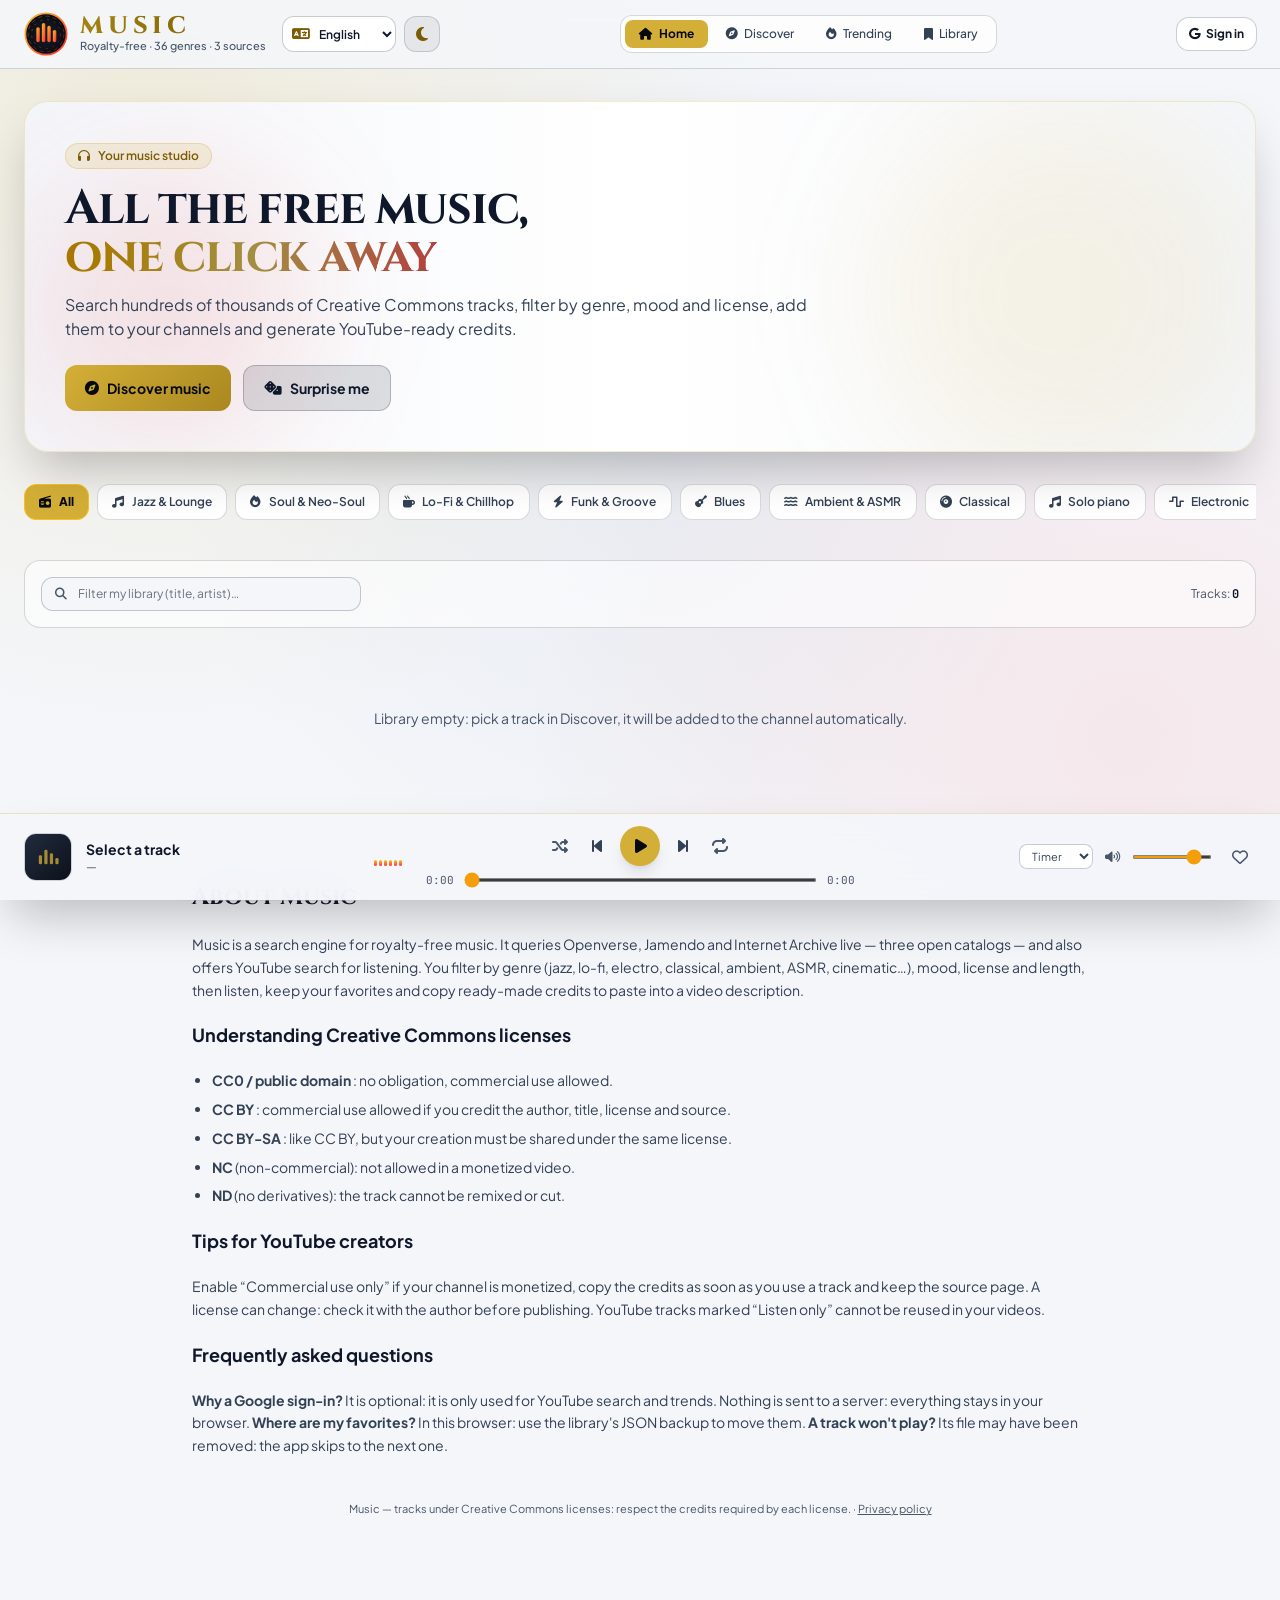
<file: en/index.html>
<!DOCTYPE html>
<html lang="en" dir="ltr" data-ui="en" class="dark"><head>
<meta charset="UTF-8">
<meta name="viewport" content="width=device-width, initial-scale=1.0">
<meta name="google-adsense-account" content="ca-pub-3266873353292561">
<title>Music &#8212; Royalty-free music search: jazz, lo-fi, ambient, ASMR</title>
<meta name="description" content="Search royalty-free music (Openverse, Jamendo, Internet Archive): jazz, lo-fi, ambient, ASMR, Arabic, French, English. Ready-to-copy YouTube credits.">

<meta property="og:type" content="website">
<meta property="og:title" content="Music &#8212; Royalty-free music search: jazz, lo-fi, ambient, ASMR">
<meta property="og:locale" content="fr_FR">
<meta name="theme-color" content="#07090E">
<script>(function(){try{var d=document.documentElement,th=localStorage.getItem("music_hub_theme");if(th!=="light"&&th!=="dark")th=(window.matchMedia&&matchMedia("(prefers-color-scheme: light)").matches)?"light":"dark";d.classList.toggle("light",th==="light");d.classList.toggle("dark",th!=="light")}catch(e){}})();</script>


<link rel="icon" href="data:image/svg+xml,%3Csvg xmlns='http://www.w3.org/2000/svg' viewBox='0 0 64 64'%3E%3Cdefs%3E%3ClinearGradient id='g' x1='0' y1='0' x2='1' y2='1'%3E%3Cstop offset='0' stop-color='%23FBBF24'/%3E%3Cstop offset='1' stop-color='%23FF2D2D'/%3E%3C/linearGradient%3E%3C/defs%3E%3Ccircle cx='32' cy='32' r='30' fill='%230D111A' stroke='url(%23g)' stroke-width='4'/%3E%3Crect x='19' y='28' width='5' height='16' rx='2.5' fill='url(%23g)'/%3E%3Crect x='29.5' y='18' width='5' height='26' rx='2.5' fill='url(%23g)'/%3E%3Crect x='40' y='24' width='5' height='20' rx='2.5' fill='url(%23g)'/%3E%3C/svg%3E">
<link rel="stylesheet" href="../tailwind.css">
<link rel="preconnect" href="https://fonts.googleapis.com">
<link rel="preconnect" href="https://fonts.gstatic.com" crossorigin="">
<link href="https://fonts.googleapis.com/css2?family=Cinzel:wght@600;700;800&amp;family=JetBrains+Mono:wght@400;500;600&amp;family=Plus+Jakarta+Sans:wght@300;400;500;600;700;800&amp;family=Cairo:wght@400;600;700;800&amp;display=swap" rel="stylesheet">
<link rel="stylesheet" href="https://cdnjs.cloudflare.com/ajax/libs/font-awesome/6.5.1/css/all.min.css">
<script src="https://accounts.google.com/gsi/client" async="" defer=""></script>
<style>
body{background-color:#07090E;color:#F3F4F6;
  background-image:radial-gradient(circle at 12% 15%,rgba(212,175,55,.09) 0%,transparent 45%),radial-gradient(circle at 88% 82%,rgba(255,0,0,.06) 0%,transparent 45%),radial-gradient(circle at 50% 50%,rgba(30,41,59,.15) 0%,transparent 60%);
  background-attachment:fixed;}
.glass-card{background:rgba(22,29,43,.75);backdrop-filter:blur(14px);-webkit-backdrop-filter:blur(14px);border:1px solid rgba(255,255,255,.08);transition:all .25s ease}
.glass-card:hover{border-color:rgba(212,175,55,.4);transform:translateY(-2px);box-shadow:0 15px 35px -10px rgba(0,0,0,.7)}
.glass-card.is-current{border-color:rgba(212,175,55,.7);box-shadow:0 0 0 1px rgba(212,175,55,.35),0 15px 35px -10px rgba(212,175,55,.2)}
.btn-youtube{background:linear-gradient(135deg,#FF0000,#C80000);box-shadow:0 4px 15px rgba(255,0,0,.25);transition:all .2s}
.btn-youtube:hover{background:linear-gradient(135deg,#FF1A1A,#E00000);transform:scale(1.02)}
.btn-gold{background:linear-gradient(135deg,#D4AF37,#AA8820);color:#07090E;transition:all .2s}
.btn-gold:hover{filter:brightness(1.1);transform:translateY(-1px)}
::-webkit-scrollbar{width:6px;height:6px}::-webkit-scrollbar-track{background:#07090E}::-webkit-scrollbar-thumb{background:#212B3F;border-radius:9999px}::-webkit-scrollbar-thumb:hover{background:#D4AF37}
.noscroll{scrollbar-width:none}.noscroll::-webkit-scrollbar{display:none}
/* Logo anim\e9  */
.logo-disc{animation:spin 9s linear infinite;transform-origin:32px 32px}
.playing .logo-disc{animation-duration:2.4s}
.eq-bar{transform-box:fill-box;transform-origin:center bottom;animation:eq 1.1s ease-in-out infinite}
.eq-bar:nth-child(2){animation-delay:.2s}.eq-bar:nth-child(3){animation-delay:.45s}.eq-bar:nth-child(4){animation-delay:.1s}
@keyframes spin{to{transform:rotate(360deg)}}
@keyframes eq{0%,100%{transform:scaleY(.35)}50%{transform:scaleY(1)}}
/* Visualiseur */
.viz{display:flex;align-items:flex-end;gap:2px;height:18px}
.viz i{display:block;width:3px;border-radius:2px;background:linear-gradient(#FBBF24,#FF3B3B);height:30%;animation:eq 1s ease-in-out infinite;animation-play-state:paused}
.viz i:nth-child(2n){animation-duration:.8s}.viz i:nth-child(3n){animation-duration:1.3s}.viz i:nth-child(4n){animation-delay:.25s}
.is-playing .viz i{animation-play-state:running}
.skeleton{background:linear-gradient(90deg,#161D2B 25%,#212B3F 50%,#161D2B 75%);background-size:200% 100%;animation:sk 1.3s infinite}
@keyframes sk{to{background-position:-200% 0}}
.fade-in{animation:fi .35s ease both}@keyframes fi{from{opacity:0;transform:translateY(8px)}to{opacity:1;transform:none}}
.chip{padding:.5rem .9rem;border-radius:.75rem;font-size:.75rem;font-weight:600;white-space:nowrap;display:inline-flex;align-items:center;gap:.45rem;cursor:pointer;border:1px solid rgba(255,255,255,.1);background:rgba(13,17,26,.8);color:#d1d5db;transition:all .2s}
.chip:hover{color:#fff;border-color:rgba(212,175,55,.45)}
.chip.on{background:#D4AF37;border-color:#FBBF24;color:#07090E;font-weight:800}
.chip.mood.on{background:#FF3B3B;border-color:#FF6B6B;color:#fff}
.pill{font-size:.7rem;padding:.35rem .7rem;border-radius:9999px;border:1px solid rgba(255,255,255,.12);cursor:pointer;display:inline-flex;align-items:center;gap:.4rem;color:#d1d5db}
.pill.on{background:rgba(16,185,129,.15);border-color:rgba(16,185,129,.5);color:#6ee7b7}
input[type=range]{accent-color:#f59e0b}
</style>
<link rel="canonical" href="https://haykellaouiti-collab.github.io/music/en/"><link rel="alternate" hreflang="fr" href="https://haykellaouiti-collab.github.io/music/fr/"><link rel="alternate" hreflang="en" href="https://haykellaouiti-collab.github.io/music/en/"><link rel="alternate" hreflang="ar" href="https://haykellaouiti-collab.github.io/music/ar/"><link rel="alternate" hreflang="x-default" href="https://haykellaouiti-collab.github.io/music/"><meta property="og:url" content="https://haykellaouiti-collab.github.io/music/en/"><meta property="og:description" content="Search royalty-free music (Openverse, Jamendo, Internet Archive): jazz, lo-fi, ambient, ASMR, Arabic, French, English. Ready-to-copy YouTube credits."><meta property="og:site_name" content="Music"><meta property="og:locale:alternate" content="fr_FR"><meta property="og:locale:alternate" content="ar_AR"><script type="application/ld+json">{"@context":"https://schema.org","@type":"WebApplication","name":"Music \u2014 Royalty-free music hub","url":"https://haykellaouiti-collab.github.io/music/en/","inLanguage":"en","description":"Search royalty-free music (Openverse, Jamendo, Internet Archive): jazz, lo-fi, ambient, ASMR, Arabic, French, English. Ready-to-copy YouTube credits.","applicationCategory":"MultimediaApplication","operatingSystem":"Any","offers":{"@type":"Offer","price":"0","priceCurrency":"USD"}}</script></head>
<body class="min-h-screen flex flex-col antialiased selection:bg-gold-500 selection:text-obsidian-950 pb-32">

<div id="toast-container" class="fixed top-24 right-5 z-[90] flex flex-col gap-2 max-w-sm w-full pointer-events-none px-4 sm:px-0"></div>

<!-- HEADER -->
<header class="sticky top-0 z-40 border-b border-white/10 bg-obsidian-950/85 backdrop-blur-md">
  <div class="max-w-7xl mx-auto px-4 sm:px-6 py-3 flex items-center justify-between gap-4">
    <div class="flex items-center gap-3 sm:gap-4 shrink-0">
    <div class="flex items-center gap-3 shrink-0" id="brand">
      <svg id="logo" class="w-11 h-11" viewBox="0 0 64 64" aria-label="Music logo">
        <defs>
          <linearGradient id="lg" x1="0" y1="0" x2="1" y2="1"><stop offset="0" stop-color="#FBBF24"></stop><stop offset="1" stop-color="#FF2D2D"></stop></linearGradient>
          <radialGradient id="lbg" cx=".5" cy=".5" r=".6"><stop offset="0" stop-color="#161D2B"></stop><stop offset="1" stop-color="#07090E"></stop></radialGradient>
        </defs>
        <circle cx="32" cy="32" r="30" fill="url(#lbg)" stroke="url(#lg)" stroke-width="2.5"></circle>
        <g class="logo-disc" fill="none" stroke="url(#lg)" stroke-opacity=".45" stroke-width="1">
          <circle cx="32" cy="32" r="26" stroke-dasharray="6 5"></circle><circle cx="32" cy="32" r="21" stroke-dasharray="3 7"></circle>
        </g>
        <g fill="url(#lg)">
          <rect class="eq-bar" x="18" y="22" width="5" height="22" rx="2.5"></rect>
          <rect class="eq-bar" x="26" y="16" width="5" height="28" rx="2.5"></rect>
          <rect class="eq-bar" x="34" y="20" width="5" height="24" rx="2.5"></rect>
          <rect class="eq-bar" x="42" y="26" width="5" height="18" rx="2.5"></rect>
        </g>
      </svg>
      <div class="hidden min-[430px]:block">
        <span class="font-display font-extrabold text-2xl tracking-[0.2em] text-transparent bg-clip-text bg-gradient-to-r from-gold-300 via-gold-500 to-red-500 block leading-none">MUSIC</span>
        <span class="hidden sm:block text-[11px] text-gray-400 font-medium">Royalty-free &#183; 36 genres &#183; 3 sources</span>
      </div>
    </div>
    <div class="flex items-center gap-2" id="ui-controls">
      <label class="relative flex items-center" translate="no">
        <i class="fa-solid fa-language absolute start-2.5 text-gold-400 text-sm pointer-events-none" aria-hidden="true"></i>
        <select id="ui-lang" aria-label="Language / Language" class="ps-8 pe-3 h-9 rounded-xl bg-obsidian-900 border border-white/15 text-white text-xs font-semibold cursor-pointer hover:border-gold-500/50 focus:outline-none focus:border-gold-500">
          <option value="fr">Fran&#231;ais</option>
          <option value="en" selected="">English</option>
          <option value="ar">&#1575;&#1604;&#1593;&#1585;&#1576;&#1610;&#1577;</option>
        </select>
      </label>
      <button id="theme-btn" type="button" title="Light mode" aria-label="Light mode" class="w-9 h-9 rounded-xl bg-white/5 hover:bg-white/15 border border-white/10 text-gold-400 flex items-center justify-center"><i class="fa-solid fa-sun" aria-hidden="true"></i></button>
    </div>
    </div>

    <nav id="nav-desktop" class="hidden md:flex items-center gap-1 p-1 bg-obsidian-900/80 border border-white/10 rounded-xl"></nav>

    <div class="flex items-center gap-2.5 shrink-0">
      <div id="admin-actions" class="hidden items-center gap-2.5">
        <div class="hidden lg:flex flex-col text-right pr-2 border-r border-white/10">
          <span class="text-[10px] text-gray-400 uppercase tracking-wider">Plays</span>
          <span class="font-mono text-xs font-bold text-emerald-400" id="header-subs-total">0</span>
        </div>
        <button onclick="openChannelModal()" class="btn-gold px-3 py-2 rounded-xl text-xs font-bold flex items-center gap-1.5">
          <i class="fa-solid fa-plus" aria-hidden="true"></i><span class="hidden sm:inline">Channel</span>
        </button>
      </div>
      <div id="user-area" class="hidden items-center gap-2"></div>
    </div>
  </div>
  <div id="nav-mobile" class="md:hidden flex items-center justify-around border-t border-white/10 px-2 py-2 bg-obsidian-950 text-xs"></div>
</header>

<main class="flex-grow max-w-7xl w-full mx-auto px-4 sm:px-6 py-8">

<!-- ACCUEIL -->
<section id="tab-home" class="space-y-8">
  <div class="relative rounded-3xl p-6 sm:p-10 border border-gold-500/25 bg-gradient-to-r from-obsidian-950 via-obsidian-900 to-obsidian-950 overflow-hidden shadow-2xl">
    <div class="absolute top-0 right-0 w-96 h-96 bg-gold-500/10 rounded-full blur-3xl pointer-events-none"></div>
    <div class="absolute bottom-0 left-0 w-72 h-72 bg-red-600/10 rounded-full blur-3xl pointer-events-none"></div>
    <div class="relative z-10 max-w-3xl">
      <div class="inline-flex items-center gap-2 px-3 py-1 rounded-full bg-gold-500/15 border border-gold-500/30 text-gold-400 text-xs font-semibold mb-4"><i class="fa-solid fa-headphones" aria-hidden="true"></i> Your music studio</div>
      <h1 class="font-display text-3xl sm:text-5xl font-bold text-white tracking-tight leading-tight mb-3">All the free music,<br><span class="text-transparent bg-clip-text bg-gradient-to-r from-gold-400 via-amber-200 to-red-400">one click away</span></h1>
      <p class="text-gray-300 text-sm sm:text-base leading-relaxed mb-6">Search hundreds of thousands of Creative Commons tracks, filter by genre, mood and license, add them to your channels and generate YouTube-ready credits.</p>
      <div class="flex flex-wrap gap-3">
        <button onclick="switchTab('discover')" class="btn-gold px-5 py-3 rounded-xl text-sm font-bold flex items-center gap-2"><i class="fa-solid fa-compass" aria-hidden="true"></i> Discover music</button>
        <button onclick="surpriseMe()" class="px-5 py-3 rounded-xl text-sm font-bold flex items-center gap-2 bg-white/10 hover:bg-white/15 border border-white/15"><i class="fa-solid fa-dice" aria-hidden="true"></i> Surprise me</button>
      </div>
    </div>
  </div>

  <div class="flex items-center gap-2 overflow-x-auto pb-2 noscroll" id="home-genres"></div>

  <div class="flex flex-col sm:flex-row items-center justify-between gap-4 p-4 rounded-2xl bg-obsidian-900/60 border border-white/10">
    <div class="relative w-full sm:w-80">
      <i class="fa-solid fa-magnifying-glass text-gray-400 absolute left-3.5 top-1/2 -translate-y-1/2 text-xs" aria-hidden="true"></i>
      <input id="home-search" aria-label="Filter my library" type="text" oninput="renderHome()" placeholder="Filter my library (title, artist)&#8230;" class="w-full pl-9 pr-4 py-2 rounded-xl bg-obsidian-950 border border-white/15 text-white placeholder-gray-500 text-xs focus:outline-none focus:border-gold-500">
    </div>
    <div class="flex items-center gap-4 text-xs text-gray-400">
      <span>Tracks: <strong class="text-white font-mono" id="home-count">0</strong></span>
      <button id="home-online-btn" onclick="exploreGenreOnline()" class="btn-gold px-3 py-1.5 rounded-lg font-bold text-[11px]"><i class="fa-solid fa-earth-europe mr-1" aria-hidden="true"></i> Explore this genre online</button>
    </div>
  </div>
  <div id="home-grid" class="grid grid-cols-1 md:grid-cols-2 lg:grid-cols-3 gap-6"></div>
</section>

<!-- D&#201;COUVRIR -->
<section id="tab-discover" class="hidden space-y-6">
  <div class="rounded-3xl p-6 sm:p-8 border border-white/10 bg-obsidian-900/80 space-y-5">
    <div class="flex flex-col md:flex-row md:items-end justify-between gap-4">
      <div>
        <div class="inline-flex items-center gap-2 px-3 py-1 rounded-full bg-emerald-500/15 border border-emerald-500/30 text-emerald-400 text-xs font-semibold mb-2"><i class="fa-solid fa-globe" aria-hidden="true"></i> Live multi-source search</div>
        <h2 class="font-display text-2xl sm:text-3xl font-bold text-white">Discover</h2>
        <p class="text-xs text-gray-400 mt-1">Results come live from open catalogs. Always check the license before publishing.</p>
      </div>
      <div class="flex gap-2">
        <button onclick="surpriseMe()" class="px-4 py-2.5 rounded-xl text-xs font-bold bg-white/10 hover:bg-white/15 border border-white/15 flex items-center gap-2"><i class="fa-solid fa-dice" aria-hidden="true"></i> Surprise me</button>
        <button onclick="openYTMusic()" class="px-4 py-2.5 rounded-xl text-xs font-bold bg-red-600/15 hover:bg-red-600 text-red-400 hover:text-white border border-red-500/30 flex items-center gap-2"><i class="fa-brands fa-youtube" aria-hidden="true"></i> Open in YouTube Music</button>
        <button onclick="openImportModal()" class="btn-gold px-4 py-2.5 rounded-xl font-bold text-xs flex items-center gap-2"><i class="fa-solid fa-link" aria-hidden="true"></i> Import a URL</button>
      </div>
    </div>

    <form onsubmit="event.preventDefault();runSearch(true)" class="flex gap-2">
      <div class="relative flex-1">
        <i class="fa-solid fa-magnifying-glass text-gray-400 absolute left-4 top-1/2 -translate-y-1/2 text-sm" aria-hidden="true"></i>
        <input id="q" aria-label="Search for music" type="search" list="q-hist" autocomplete="off" placeholder="Instrument, mood, artist, title&#8230; (e.g. piano rain, saxophone, 80s synth)" class="w-full pl-11 pr-4 py-3.5 rounded-2xl bg-obsidian-950 border border-white/15 text-white placeholder-gray-500 text-sm focus:outline-none focus:border-gold-500">
        <datalist id="q-hist"></datalist>
      </div>
      <button class="btn-gold px-6 rounded-2xl font-bold text-sm flex items-center gap-2"><i class="fa-solid fa-magnifying-glass" aria-hidden="true"></i><span class="hidden sm:inline">Search</span></button>
    </form>

    <div>
      <div class="text-[10px] uppercase tracking-wider text-gray-400 mb-2 font-semibold">Song language</div>
      <div id="lang-chips" class="flex flex-wrap gap-2"></div>
    </div>
    <div>
      <div class="text-[10px] uppercase tracking-wider text-gray-400 mb-2 font-semibold">Genres</div>
      <div id="genre-chips" class="flex flex-wrap gap-2"></div>
    </div>
    <div>
      <div class="text-[10px] uppercase tracking-wider text-gray-400 mb-2 font-semibold">Moods</div>
      <div id="mood-chips" class="flex flex-wrap gap-2"></div>
    </div>

    <div class="grid grid-cols-2 md:grid-cols-5 gap-3 pt-4 border-t border-white/10 items-end">
      <label class="text-[11px] text-gray-400">License
        <select id="f-license" onchange="applyFilters()" class="mt-1 w-full px-3 py-2 rounded-xl bg-obsidian-950 border border-white/15 text-white text-xs">
          <option value="all">All (CC)</option><option value="cc0">CC0 / Public domain</option><option value="by">CC BY</option><option value="by-sa">CC BY-SA</option>
        </select></label>
      <label class="text-[11px] text-gray-400">Min. length
        <select id="f-dur" onchange="applyFilters()" class="mt-1 w-full px-3 py-2 rounded-xl bg-obsidian-950 border border-white/15 text-white text-xs">
          <option value="0">All</option><option value="60">&gt; 1 min</option><option value="180">&gt; 3 min</option><option value="600">&gt; 10 min</option><option value="1800">&gt; 30 min</option>
        </select></label>
      <label class="text-[11px] text-gray-400">Sort
        <select id="f-sort" onchange="applyFilters()" class="mt-1 w-full px-3 py-2 rounded-xl bg-obsidian-950 border border-white/15 text-white text-xs">
          <option value="rel">Relevance (mixed)</option><option value="dur-desc">Longest</option><option value="dur-asc">Shortest</option><option value="title">Title A&#8594;Z</option>
        </select></label>
      <label class="flex items-center gap-2 text-[11px] text-gray-300 cursor-pointer md:col-span-1"><input id="f-commercial" type="checkbox" checked="" onchange="runSearch(true)" class="rounded"> Commercial use only <span class="text-gray-400">(uncheck to include listen-only tracks from YouTube)</span></label>
      <div class="flex flex-wrap gap-2 justify-end" id="source-pills"></div>
    </div>
    <details class="text-xs text-gray-400">
      <summary class="cursor-pointer text-gold-400 font-semibold">Source settings (optional Jamendo key)</summary>
      <div class="mt-3 grid md:grid-cols-2 gap-3">
        <label>Jamendo client_id (free at developer.jamendo.com)
          <input id="jamendo-key" type="text" placeholder="e.g. 1a2b3c4d" onchange="saveSettings()" class="mt-1 w-full px-3 py-2 rounded-xl bg-obsidian-950 border border-white/15 text-white text-xs font-mono"></label>
        <p class="text-[11px] leading-relaxed self-end">Openverse and Internet Archive work without a key. Jamendo adds thousands of tracks by independent artists but requires a key, and commercial use (monetized channel) requires a Jamendo license: source disabled by default. Openverse's anonymous quota is limited: on a 429 error, wait a minute.</p>
      </div>
    </details>
  </div>

  <div class="flex items-center justify-between text-xs text-gray-400"><div id="search-status">Start a search or pick a genre.</div><div id="result-count" class="font-mono"></div></div>
  <div id="discover-grid" class="grid grid-cols-1 md:grid-cols-2 xl:grid-cols-3 gap-4"></div>
  <div class="text-center"><button id="more-btn" onclick="runSearch(false)" class="hidden px-6 py-3 rounded-xl bg-white/10 hover:bg-white/15 border border-white/15 text-sm font-bold"><i class="fa-solid fa-angles-down mr-2" aria-hidden="true"></i> Load more results</button></div>
</section>

<!-- TENDANCES (&#233;coute et visionnage uniquement) -->
<section id="tab-trending" class="hidden space-y-6">
  <div class="rounded-3xl p-6 sm:p-8 border border-white/10 bg-obsidian-900/80 space-y-4">
    <div class="inline-flex items-center gap-2 px-3 py-1 rounded-full bg-sky-500/15 border border-sky-500/30 text-sky-300 text-xs font-semibold"><i class="fa-solid fa-eye" aria-hidden="true"></i> Listen and watch only</div>
    <h2 class="font-display text-2xl sm:text-3xl font-bold text-white">Trending music</h2>
    <p class="text-xs text-gray-400 max-w-3xl">The most-played tracks right now on YouTube, by language. They play in the official YouTube player: they are never added to your channels or library, and cannot be reused in your videos.</p>
    <div id="trend-lang" class="flex flex-wrap gap-2"></div>
  </div>
  <div id="trend-status" class="text-xs text-gray-400"></div>
  <div id="trend-grid" class="grid grid-cols-1 md:grid-cols-2 xl:grid-cols-3 gap-4"></div>
  <div class="text-center"><button id="trend-more" onclick="loadTrending(false)" class="hidden px-6 py-3 rounded-xl bg-white/10 hover:bg-white/15 border border-white/15 text-sm font-bold"><i class="fa-solid fa-angles-down mr-2" aria-hidden="true"></i> Load more</button></div>
</section>

<!-- BIBLIOTH&#200;QUE -->
<section id="tab-library" class="hidden space-y-6">
  <div class="rounded-3xl p-6 sm:p-8 border border-white/10 bg-obsidian-900/80">
    <div class="flex flex-col md:flex-row md:items-center justify-between gap-4">
      <div>
        <h2 class="font-display text-2xl sm:text-3xl font-bold text-white">My Library</h2>
        <p class="text-xs text-gray-400 mt-1">Favorites, tracks placed in your channels, credits and backup.</p>
      </div>
      <div class="flex flex-wrap gap-2">
        <button onclick="copyAllCredits()" class="btn-gold px-4 py-2.5 rounded-xl text-xs font-bold"><i class="fa-solid fa-copy mr-1.5" aria-hidden="true"></i> YouTube credits</button>
        <button onclick="exportBackup()" class="px-4 py-2.5 rounded-xl text-xs font-bold bg-white/10 hover:bg-white/15"><i class="fa-solid fa-download mr-1.5" aria-hidden="true"></i> JSON backup</button>
        <label class="px-4 py-2.5 rounded-xl text-xs font-bold bg-white/10 hover:bg-white/15 cursor-pointer"><i class="fa-solid fa-upload mr-1.5" aria-hidden="true"></i> Restore<input type="file" accept="application/json" class="hidden" onchange="importBackup(this)"></label>
      </div>
    </div>
    <div class="flex gap-2 mt-5" id="lib-tabs"></div>
  </div>
  <div id="library-grid" class="grid grid-cols-1 md:grid-cols-2 xl:grid-cols-3 gap-4"></div>
</section>

<!-- CHA&#206;NES -->
<section id="tab-channels" class="hidden space-y-8">
  <div class="rounded-3xl p-6 sm:p-8 border border-white/10 bg-obsidian-900/80">
    <div class="flex flex-col md:flex-row md:items-center justify-between gap-4 pb-6 border-b border-white/10">
      <div>
        <h2 class="font-display text-2xl sm:text-3xl font-bold text-white">My YouTube Channels</h2>
        <p class="text-xs text-gray-300 mt-1 max-w-2xl">The parameter <code class="text-gold-400 bg-black/40 px-1 rounded font-mono text-[11px]">?sub_confirmation=1</code> is automatically added to links.</p>
      </div>
      <button onclick="openChannelModal()" class="btn-gold font-bold text-xs px-4 py-2.5 rounded-xl flex items-center gap-2"><i class="fa-solid fa-plus" aria-hidden="true"></i> Add a channel</button>
    </div>
    <div class="grid grid-cols-1 sm:grid-cols-3 gap-4 mt-6">
      <div class="p-4 rounded-2xl bg-obsidian-950/70 border border-white/10"><span class="text-[10px] text-gray-400 uppercase tracking-wider block">Channels</span><span class="text-2xl font-bold font-mono text-white" id="kpi-channel-count">0</span></div>
      <div class="p-4 rounded-2xl bg-obsidian-950/70 border border-white/10"><span class="text-[10px] text-gray-400 uppercase tracking-wider block">Videos launched</span><span class="text-2xl font-bold font-mono text-emerald-400" id="kpi-subs-gained">+0</span></div>
      <div class="p-4 rounded-2xl bg-obsidian-950/70 border border-white/10"><span class="text-[10px] text-gray-400 uppercase tracking-wider block">Estimated audience</span><span class="text-2xl font-bold font-mono text-gold-400" id="kpi-audience-total">0</span></div>
    </div>
  </div>
  <div class="rounded-3xl p-6 sm:p-8 border border-gold-500/30 bg-obsidian-900/80 space-y-5">
    <div>
      <h3 class="font-display text-xl font-bold text-white">Network settings (administrator)</h3>
      <p class="text-xs text-gray-400 mt-1">These settings are saved in this browser. To apply them to your visitors, click &#8220;Export configuration&#8221; and place <code class="text-gold-400">music_config.json</code> next to the page.</p>
    </div>
    <div class="grid md:grid-cols-2 gap-4 text-xs text-gray-300">
      <label>Google OAuth Client ID
        <input id="cfg-client" placeholder="1234567890-abc.apps.googleusercontent.com" class="mt-1 w-full px-3 py-2.5 rounded-xl bg-obsidian-950 border border-white/15 text-white font-mono text-[11px]"></label>
      <label>Administrator emails (comma-separated)
        <input id="cfg-admins" placeholder="you@gmail.com" class="mt-1 w-full px-3 py-2.5 rounded-xl bg-obsidian-950 border border-white/15 text-white text-xs"></label>
      <label>Target channel: where chosen tracks are added
        <select id="cfg-target" class="mt-1 w-full px-3 py-2.5 rounded-xl bg-obsidian-950 border border-white/15 text-white text-xs"></select></label>
      <label>Channel video suggested at each choice (URL or ID)
        <input id="cfg-video" placeholder="https://www.youtube.com/watch?v=&#8230;" class="mt-1 w-full px-3 py-2.5 rounded-xl bg-obsidian-950 border border-white/15 text-white text-xs"></label>
      <label>YouTube API key (optional, restricted to your domain)
        <input id="cfg-ytkey" class="mt-1 w-full px-3 py-2.5 rounded-xl bg-obsidian-950 border border-white/15 text-white font-mono text-[11px]"></label>
      <label>AdSense: publisher ID (ca-pub-&#8230;)
        <input id="cfg-adpub" placeholder="ca-pub-1234567890123456" class="mt-1 w-full px-3 py-2.5 rounded-xl bg-obsidian-950 border border-white/15 text-white font-mono text-[11px]"></label>
      <label>AdSense: ad unit ID (slot)
        <input id="cfg-adslot" placeholder="1234567890" class="mt-1 w-full px-3 py-2.5 rounded-xl bg-obsidian-950 border border-white/15 text-white font-mono text-[11px]"></label>
      <label class="flex items-center gap-2"><input id="cfg-login" type="checkbox" class="rounded"> Google sign-in required <span class="text-amber-300">(not recommended: AdSense would only see the sign-in wall)</span></label>
      <label class="flex items-center gap-2"><input id="cfg-sub" type="checkbox" class="rounded"> Network subscription required <span class="text-amber-300">(not recommended: forbidden by YouTube API rules)</span></label>
    </div>
    <div class="flex flex-wrap gap-3">
      <button onclick="saveConfig()" class="btn-gold px-5 py-2.5 rounded-xl text-xs font-bold"><i class="fa-solid fa-floppy-disk mr-1.5" aria-hidden="true"></i> Save</button>
      <button onclick="exportConfig()" class="bg-emerald-600 hover:bg-emerald-500 text-white px-5 py-2.5 rounded-xl text-xs font-bold"><i class="fa-solid fa-file-export mr-1.5" aria-hidden="true"></i> Export configuration</button>
    </div>
    <details class="text-xs text-gray-400"><summary class="cursor-pointer text-gold-400 font-semibold">How to get the Google Client ID?</summary>
      <ol class="list-decimal ml-5 mt-2 space-y-1 leading-relaxed">
        <li>Google Cloud Console &#8594; create a project &#8594; &#8220;APIs &amp; Services&#8221; &#8594; enable <b>YouTube Data API v3</b>.</li>
        <li>OAuth consent screen &#8594; add the scope <code>.../auth/youtube</code> (sensitive).</li>
        <li>Credentials &#8594; create an &#8220;OAuth client ID&#8221; of type <b>Web application</b>, with the exact address of your site (https://&#8230; or http://localhost) as the authorized JavaScript origin. A file opened directly (file://) does not work.</li>
        <li>Paste the ID above, add your administrator email, save, then export the configuration.</li>
        <li>Locked out? Add <code>#reset</code> to the address to clear this browser's settings, or <code>#admin</code> as long as no complete configuration exists.</li>
      </ol></details>
  </div>
  <div id="channels-grid" class="grid grid-cols-1 md:grid-cols-2 gap-6"></div>
</section>

<!-- STATS -->
<section id="tab-stats" class="hidden space-y-8">
  <div class="grid grid-cols-1 sm:grid-cols-2 lg:grid-cols-4 gap-4">
    <div class="rounded-3xl p-6 bg-obsidian-900/80 border border-white/10"><span class="text-[11px] uppercase tracking-wider text-gray-400 font-semibold block mb-1">Channel videos launched</span><span class="text-3xl font-extrabold font-mono text-emerald-400" id="stats-total-subs">+0</span></div>
    <div class="rounded-3xl p-6 bg-obsidian-900/80 border border-white/10"><span class="text-[11px] uppercase tracking-wider text-gray-400 font-semibold block mb-1">Tracks in library</span><span class="text-3xl font-extrabold font-mono text-gold-400" id="stats-tracks">0</span></div>
    <div class="rounded-3xl p-6 bg-obsidian-900/80 border border-white/10"><span class="text-[11px] uppercase tracking-wider text-gray-400 font-semibold block mb-1">Plays started</span><span class="text-3xl font-extrabold font-mono text-sky-400" id="stats-total-plays">0</span></div>
    <div class="rounded-3xl p-6 bg-obsidian-900/80 border border-white/10"><span class="text-[11px] uppercase tracking-wider text-gray-400 font-semibold block mb-1">Email contacts</span><span class="text-3xl font-extrabold font-mono text-white" id="stats-subscribers-count">0</span></div>
  </div>
  <div class="grid grid-cols-1 lg:grid-cols-12 gap-6">
    <div class="lg:col-span-7 rounded-3xl p-6 sm:p-7 bg-obsidian-900/80 border border-white/10">
      <h3 class="font-display text-lg font-bold text-white mb-4">Tracks per channel</h3>
      <div id="stats-bars" class="space-y-3.5"></div>
    </div>
    <div class="lg:col-span-5 rounded-3xl p-6 sm:p-7 bg-obsidian-900/80 border border-gold-500/30 flex flex-col justify-between">
      <div>
        <h3 class="font-display text-lg font-bold text-white mb-2">New release alerts</h3>
        <p class="text-xs text-gray-300 mb-4">Collect listeners' emails (stored locally in your browser).</p>
        <form onsubmit="handleNewsletterSubmit(event)" class="space-y-3">
          <input type="email" id="newsletter-email" required="" placeholder="listener@example.com" class="w-full px-3.5 py-2.5 rounded-xl bg-obsidian-950 border border-white/15 text-white text-xs focus:outline-none focus:border-gold-500">
          <button class="w-full btn-gold font-bold text-xs py-2.5 rounded-xl">Subscribe to alerts</button>
        </form>
      </div>
      <button onclick="exportSubscribersCSV()" class="mt-6 w-full py-2.5 rounded-xl bg-white/10 hover:bg-white/15 text-xs font-bold"><i class="fa-solid fa-download text-gold-400 mr-2" aria-hidden="true"></i>Download emails (.CSV)</button>
    </div>
  </div>
</section>
<section id="about" class="max-w-4xl mx-auto mt-16 pt-10 border-t border-white/10 text-sm text-gray-300 leading-relaxed space-y-5">
  <h2 class="font-display text-2xl font-bold text-white">About Music</h2>
  <p>Music is a search engine for royalty-free music. It queries Openverse, Jamendo and Internet Archive live &#8212; three open catalogs &#8212; and also offers YouTube search for listening. You filter by genre (jazz, lo-fi, electro, classical, ambient, ASMR, cinematic&#8230;), mood, license and length, then listen, keep your favorites and copy ready-made credits to paste into a video description.</p>
  <h3 class="text-lg font-bold text-white">Understanding Creative Commons licenses</h3>
  <ul class="list-disc ml-5 space-y-1.5">
    <li><b>CC0 / public domain</b> : no obligation, commercial use allowed.</li>
    <li><b>CC BY</b> : commercial use allowed if you credit the author, title, license and source.</li>
    <li><b>CC BY-SA</b> : like CC BY, but your creation must be shared under the same license.</li>
    <li><b>NC</b> (non-commercial): not allowed in a monetized video.</li>
    <li><b>ND</b> (no derivatives): the track cannot be remixed or cut.</li>
  </ul>
  <h3 class="text-lg font-bold text-white">Tips for YouTube creators</h3>
  <p>Enable &#8220;Commercial use only&#8221; if your channel is monetized, copy the credits as soon as you use a track and keep the source page. A license can change: check it with the author before publishing. YouTube tracks marked &#8220;Listen only&#8221; cannot be reused in your videos.</p>
  <h3 class="text-lg font-bold text-white">Frequently asked questions</h3>
  <p><b>Why a Google sign-in?</b> It is optional: it is only used for YouTube search and trends. Nothing is sent to a server: everything stays in your browser. <b>Where are my favorites?</b> In this browser: use the library's JSON backup to move them. <b>A track won't play?</b> Its file may have been removed: the app skips to the next one.</p>
</section>
</main>

<!-- LECTEUR YOUTUBE (visible, conforme aux r&#232;gles de YouTube) -->
<div id="yt-dock" class="hidden fixed left-4 bottom-40 md:bottom-24 z-40 w-72 rounded-2xl bg-obsidian-900 border border-red-500/40 shadow-2xl overflow-hidden">
  <div class="flex items-center justify-between px-3 py-1.5 border-b border-white/10 text-[10px] uppercase tracking-wider text-red-400 font-semibold"><span><i class="fa-brands fa-youtube mr-1" aria-hidden="true"></i>YouTube Music</span><button onclick="stopYT()" class="text-gray-400 hover:text-white" aria-label="Close"><i class="fa-solid fa-xmark" aria-hidden="true"></i></button></div>
  <div id="yt-holder" class="aspect-video bg-black"></div>
</div>

<footer class="max-w-7xl mx-auto w-full px-4 sm:px-6 pb-8 text-center text-[11px] text-gray-400 space-y-3">
  <div id="ad-slot" class="hidden"></div>
  <p>Music &#8212; tracks under Creative Commons licenses: respect the credits required by each license. &#183; <a href="../privacy.html" target="_blank" rel="noopener" class="underline hover:text-gold-400">Privacy policy</a></p>
</footer>

<!-- LECTEUR -->
<aside id="player" class="fixed bottom-0 left-0 right-0 z-40 bg-obsidian-950/95 border-t border-gold-500/30 backdrop-blur-xl px-4 py-3 sm:px-6 shadow-2xl flex flex-col md:flex-row items-center justify-between gap-3">
  <div class="flex items-center gap-3.5 w-full md:w-1/3 min-w-0">
    <img id="p-cover" alt="" class="w-12 h-12 rounded-xl object-cover border border-white/10">
    <div class="min-w-0 flex-1">
      <div class="flex items-center gap-2"><h4 id="p-title" class="text-sm font-bold text-white truncate">Select a track</h4><span id="p-genre" class="text-[10px] font-mono px-1.5 py-0.5 rounded bg-white/10 text-gold-400 hidden"></span></div>
      <p id="p-artist" class="text-xs text-gray-400 truncate">&#8212;</p>
      <span id="p-sub" class="text-[11px] text-gold-400/90 truncate block"></span>
    </div>
    <div class="viz hidden sm:flex"><i></i><i></i><i></i><i></i><i></i><i></i></div>
  </div>
  <div dir="ltr" class="flex flex-col items-center gap-1.5 w-full md:w-2/5">
    <div class="flex items-center gap-3">
      <button id="p-shuf" onclick="toggleShuffle()" title="Shuffle" aria-label="Shuffle playback" class="p-1.5 text-gray-400 hover:text-white"><i class="fa-solid fa-shuffle" aria-hidden="true"></i></button>
      <button onclick="prevTrack()" aria-label="Previous track" class="p-1.5 text-gray-300 hover:text-white"><i class="fa-solid fa-backward-step" aria-hidden="true"></i></button>
      <button onclick="togglePlay()" aria-label="Play / pause" class="w-10 h-10 rounded-full bg-gold-500 hover:bg-gold-400 text-obsidian-950 flex items-center justify-center shadow-lg"><i id="p-icon" class="fa-solid fa-play ml-0.5"></i></button>
      <button onclick="nextTrack()" aria-label="Next track" class="p-1.5 text-gray-300 hover:text-white"><i class="fa-solid fa-forward-step" aria-hidden="true"></i></button>
      <button id="p-rep" onclick="toggleRepeat()" title="Repeat" aria-label="Repeat" class="p-1.5 text-gray-400 hover:text-white"><i class="fa-solid fa-repeat" aria-hidden="true"></i></button>
    </div>
    <div class="w-full flex items-center gap-2.5 text-[11px] font-mono text-gray-400">
      <span id="p-cur" class="w-10 text-right tabular-nums">0:00</span>
      <input type="range" id="p-seek" aria-label="Position in track" min="0" max="1000" value="0" oninput="handleSeek(this.value)" class="flex-1 h-1 cursor-pointer">
      <span id="p-dur" class="w-10 tabular-nums">0:00</span>
    </div>
  </div>
  <div class="hidden md:flex items-center justify-end gap-3 w-1/3">
    <select id="p-sleep" onchange="setSleep(this.value)" title="Sleep timer" class="text-[11px] py-1 px-2 rounded-lg bg-obsidian-900 border border-white/15 text-gray-300">
      <option value="0">Timer</option><option value="15">15 min</option><option value="30">30 min</option><option value="60">60 min</option><option value="120">2 h</option>
    </select>
    <i class="fa-solid fa-volume-high text-gray-400 text-xs" aria-hidden="true"></i>
    <input type="range" aria-label="Volume" min="0" max="1" step="0.05" value="0.85" oninput="setVol(this.value)" class="w-20 h-1 cursor-pointer">
    <button onclick="toggleFavCurrent()" id="p-fav" aria-label="Add to favorites" class="p-2 text-gray-400 hover:text-red-400"><i class="fa-regular fa-heart" aria-hidden="true"></i></button>
  </div>
</aside>

<!-- PORTE D'ACC&#200;S -->
<div id="auth-gate" class="fixed inset-0 z-[70] hidden items-center justify-center p-4 bg-obsidian-950/95 backdrop-blur-xl overflow-y-auto">
  <div class="max-w-md w-full rounded-3xl border border-gold-500/40 bg-obsidian-900 p-7 sm:p-8 text-center shadow-2xl my-6">
    <div class="w-14 h-14 mx-auto rounded-2xl bg-gradient-to-br from-gold-500/20 to-red-600/20 border border-gold-500/40 flex items-center justify-center text-gold-400 text-2xl mb-3"><i class="fa-solid fa-headphones" aria-hidden="true"></i></div>
    <h2 class="font-display text-2xl font-bold tracking-widest text-transparent bg-clip-text bg-gradient-to-r from-gold-300 to-red-400">MUSIC</h2>
    <p class="text-xs text-gray-300 mt-2 mb-5">Sign in with Google to access the music.</p>
    <ul id="auth-steps" class="text-left text-xs text-gray-200 space-y-3 mb-5"></ul>
    <div class="space-y-3">
      <button id="auth-btn-login" onclick="googleSignIn()" class="w-full py-3.5 rounded-2xl bg-white text-gray-900 font-bold text-sm flex items-center justify-center gap-2.5 hover:bg-gray-100"><i class="fa-brands fa-google" aria-hidden="true"></i> Sign in with Google</button>
      <button id="auth-btn-sub" onclick="subscribeNetwork()" class="hidden w-full py-3.5 rounded-2xl btn-youtube text-white font-bold text-sm items-center justify-center gap-2.5"><i class="fa-brands fa-youtube text-lg" aria-hidden="true"></i> Subscribe to the network in 1 click</button>
      <button id="auth-btn-verify" onclick="verifySubscriptions()" class="hidden w-full py-2.5 rounded-xl bg-white/10 hover:bg-white/15 text-xs font-semibold">Already done: check my subscription</button>
      <button id="auth-btn-admin" onclick="location.hash='admin'" class="hidden w-full py-3 rounded-2xl bg-gold-500 text-obsidian-950 font-bold text-sm"><i class="fa-solid fa-gear mr-2" aria-hidden="true"></i>I am the administrator: open and configure</button>
    </div>
    <p id="auth-msg" class="text-xs mt-4 text-gray-400"></p>
    <p class="text-[11px] text-gray-400 mt-5 leading-relaxed border-t border-white/10 pt-4">Music is a search engine for royalty-free (Creative Commons) music: jazz, lo-fi, electro, classical, ambient and over 20 genres, with ready-to-copy credits for your videos.</p>
    <p class="text-[10px] text-gray-400 mt-3 leading-relaxed">Google asks for access to your profile and to read YouTube, only for search and trends. No data is sent to a server: everything stays in your browser. <a href="../privacy.html" target="_blank" rel="noopener" class="underline hover:text-gold-400">Privacy policy</a></p>
    <button onclick="signOut()" id="auth-signout" class="hidden mt-3 text-[11px] text-gray-400 underline hover:text-gold-400">Switch account</button>
  </div>
</div>

<!-- CARTE CHA&#206;NE (vid&#233;o propos&#233;e &#224; chaque choix de musique) -->
<div id="chan-card" class="hidden fixed right-4 bottom-40 md:bottom-24 z-40 w-72 rounded-2xl bg-obsidian-900 border border-gold-500/40 shadow-2xl overflow-hidden"></div>

<!-- MODALE CHA&#206;NE -->
<div id="channel-modal" class="fixed inset-0 z-50 hidden items-center justify-center p-4 bg-black/85 backdrop-blur-md">
  <div class="bg-obsidian-900 border border-white/15 rounded-3xl max-w-lg w-full p-6 shadow-2xl relative max-h-[92vh] overflow-y-auto">
    <button onclick="closeModal('channel-modal')" class="absolute top-4 right-4 w-8 h-8 rounded-full bg-white/5 hover:bg-white/10 text-gray-400" aria-label="Close"><i class="fa-solid fa-xmark" aria-hidden="true"></i></button>
    <h3 id="channel-modal-title" class="text-xl font-bold text-white mb-4">Add a YouTube channel</h3>
    <form id="channel-form" onsubmit="saveChannel(event)" class="space-y-4">
      <input type="hidden" id="ch-id">
      <div><label class="block text-xs text-gray-300 mb-1">Name *</label><input id="ch-name" required="" class="w-full px-3.5 py-2.5 rounded-xl bg-obsidian-950 border border-white/15 text-white text-xs"></div>
      <div><label class="block text-xs text-gray-300 mb-1">URL, @handle or UC&#8230; ID *</label><input id="ch-url" required="" placeholder="https://www.youtube.com/@MaChaine" class="w-full px-3.5 py-2.5 rounded-xl bg-obsidian-950 border border-white/15 text-white text-xs"></div>
      <div class="grid sm:grid-cols-2 gap-3">
        <div><label class="block text-xs text-gray-300 mb-1">Genre</label><select id="ch-genre" class="w-full px-3.5 py-2.5 rounded-xl bg-obsidian-950 border border-white/15 text-white text-xs"></select></div>
        <div><label class="block text-xs text-gray-300 mb-1">Badge *</label><input id="ch-tag" required="" class="w-full px-3.5 py-2.5 rounded-xl bg-obsidian-950 border border-white/15 text-white text-xs"></div>
      </div>
      <div><label class="block text-xs text-gray-300 mb-1">Description *</label><textarea id="ch-desc" rows="3" required="" class="w-full px-3.5 py-2.5 rounded-xl bg-obsidian-950 border border-white/15 text-white text-xs"></textarea></div>
      <div class="flex justify-end gap-3 pt-4 border-t border-white/10"><button type="button" onclick="closeModal('channel-modal')" class="px-4 py-2.5 text-xs text-gray-400 hover:text-white">Cancel</button><button class="btn-gold font-bold text-xs px-5 py-2.5 rounded-xl">Save</button></div>
    </form>
  </div>
</div>

<!-- MODALE PLACER -->
<div id="place-modal" class="fixed inset-0 z-50 hidden items-center justify-center p-4 bg-black/85 backdrop-blur-md">
  <div class="bg-obsidian-900 border border-white/15 rounded-3xl max-w-md w-full p-6 shadow-2xl">
    <h3 class="text-lg font-bold text-white mb-1">Add to library</h3>
    <p id="place-title" class="text-xs text-gray-400 mb-4 truncate"></p>
    <label class="block text-xs text-gray-300 mb-1">Place in channel</label>
    <select id="place-channel" class="w-full px-3.5 py-2.5 rounded-xl bg-obsidian-950 border border-white/15 text-white text-xs mb-5"></select>
    <div class="flex justify-end gap-3"><button onclick="closeModal('place-modal')" class="px-4 py-2.5 text-xs text-gray-400 hover:text-white">Cancel</button><button onclick="confirmPlace()" class="btn-gold font-bold text-xs px-5 py-2.5 rounded-xl">Add</button></div>
  </div>
</div>

<!-- MODALE IMPORT URL -->
<div id="import-modal" class="fixed inset-0 z-50 hidden items-center justify-center p-4 bg-black/85 backdrop-blur-md">
  <div class="bg-obsidian-900 border border-white/15 rounded-3xl max-w-md w-full p-6 shadow-2xl">
    <h3 class="text-lg font-bold text-white mb-1">Import a YouTube video</h3>
    <p class="text-xs text-gray-400 mb-4">Paste the URL of a video whose license you have verified (CC-BY or permission). It will play in the video window.</p>
    <input id="import-url" placeholder="https://www.youtube.com/watch?v=&#8230;" class="w-full px-3.5 py-2.5 rounded-xl bg-obsidian-950 border border-white/15 text-white text-xs mb-3">
    <input id="import-title" placeholder="Title (optional)" class="w-full px-3.5 py-2.5 rounded-xl bg-obsidian-950 border border-white/15 text-white text-xs mb-5">
    <div class="flex justify-end gap-3"><button onclick="closeModal('import-modal')" class="px-4 py-2.5 text-xs text-gray-400 hover:text-white">Cancel</button><button onclick="confirmImport()" class="btn-gold font-bold text-xs px-5 py-2.5 rounded-xl">Import</button></div>
  </div>
</div>

<!-- MODALE VID&#201;O -->
<div id="video-modal" class="fixed inset-0 z-50 hidden items-center justify-center p-4 bg-black/90 backdrop-blur-md">
  <div class="bg-obsidian-900 border border-white/15 rounded-3xl max-w-3xl w-full overflow-hidden shadow-2xl">
    <div class="flex items-center justify-between px-5 py-4 border-b border-white/10"><h3 id="video-title" class="text-sm font-bold text-white truncate"></h3><button onclick="closeVideo()" class="w-8 h-8 rounded-lg bg-white/5 hover:bg-white/15 text-gray-400" aria-label="Close"><i class="fa-solid fa-xmark" aria-hidden="true"></i></button></div>
    <div class="aspect-video bg-black"><iframe id="video-iframe" class="w-full h-full" src="" title="YouTube" frameborder="0" allow="autoplay; encrypted-media; picture-in-picture" allowfullscreen=""></iframe></div>
    <div class="p-4 bg-obsidian-950 flex justify-between items-center gap-4"><span class="text-xs text-gray-400">Check the license before any reuse.</span><button onclick="subFromVideo()" class="btn-youtube text-white font-bold text-xs px-5 py-2.5 rounded-xl"><i class="fa-brands fa-youtube mr-1.5" aria-hidden="true"></i> Open channel</button></div>
  </div>
</div>

<script src="../i18n.js"></script>
<script>
window.__baseTitle = document.documentElement.hasAttribute('data-ui') ? document.title : null; // titre SEO propre \u00e0 chaque page de langue
if (typeof window.tr !== 'function') { window.tr = s => s; window.LOC = () => 'fr-FR'; window.uiLang = () => 'fr'; } // s\u00e9curit\u00e9 si i18n.js est absent
/* =====================================================
   DONN\u00c9ES DE BASE
===================================================== */
const PH = "data:image/svg+xml," + encodeURIComponent("<svg xmlns='http://www.w3.org/2000/svg' viewBox='0 0 100 100'><defs><linearGradient id='g' x1='0' y1='0' x2='1' y2='1'><stop offset='0' stop-color='#212B3F'/><stop offset='1' stop-color='#0D111A'/></linearGradient></defs><rect width='100' height='100' fill='url(#g)'/><g fill='#D4AF37' opacity='.75'><rect x='30' y='46' width='7' height='20' rx='3'/><rect x='42' y='34' width='7' height='32' rx='3'/><rect x='54' y='42' width='7' height='24' rx='3'/><rect x='66' y='52' width='7' height='14' rx='3'/></g></svg>");

// tag = tag Jamendo ; q = termes de recherche Openverse / Internet Archive
const GENRES = [
  {id:'all', label:'Tous', icon:'fa-radio', q:'', tag:''},
  {id:'jazz', label:'Jazz & Lounge', icon:'fa-music', q:'jazz', tag:'jazz'},
  {id:'soul', label:'Soul & Neo-Soul', icon:'fa-fire', q:'soul', tag:'soul'},
  {id:'lofi', label:'Lo-Fi & Chillhop', icon:'fa-mug-hot', q:'lofi chill', tag:'lofi'},
  {id:'funk', label:'Funk & Groove', icon:'fa-bolt', q:'funk groove', tag:'funk'},
  {id:'blues', label:'Blues', icon:'fa-guitar', q:'blues', tag:'blues'},
  {id:'ambient_asmr', label:'Ambient & ASMR', icon:'fa-water', q:'ambient', tag:'ambient'},
  {id:'classical', label:'Classique', icon:'fa-compact-disc', q:'classical orchestra', tag:'classical'},
  {id:'piano', label:'Piano solo', icon:'fa-music', q:'piano', tag:'piano'},
  {id:'electronic', label:'\u00c9lectronique', icon:'fa-wave-square', q:'electronic', tag:'electronic'},
  {id:'house', label:'House & Deep', icon:'fa-record-vinyl', q:'house deep', tag:'house'},
  {id:'techno', label:'Techno & Trance', icon:'fa-robot', q:'techno', tag:'techno'},
  {id:'synthwave', label:'Synthwave & Retro', icon:'fa-moon', q:'synthwave retro', tag:'synthwave'},
  {id:'hiphop', label:'Hip-Hop & Beats', icon:'fa-microphone', q:'hip hop beat', tag:'hiphop'},
  {id:'rnb', label:'R&B', icon:'fa-heart', q:'rnb', tag:'rnb'},
  {id:'pop', label:'Pop', icon:'fa-star', q:'pop', tag:'pop'},
  {id:'rock', label:'Rock', icon:'fa-guitar', q:'rock', tag:'rock'},
  {id:'indie', label:'Indie & Alternatif', icon:'fa-headphones', q:'indie', tag:'indie'},
  {id:'metal', label:'Metal & Hard', icon:'fa-skull', q:'metal', tag:'metal'},
  {id:'folk', label:'Folk', icon:'fa-tree', q:'folk', tag:'folk'},
  {id:'acoustic', label:'Acoustique', icon:'fa-guitar', q:'acoustic guitar', tag:'acoustic'},
  {id:'country', label:'Country', icon:'fa-hat-cowboy', q:'country', tag:'country'},
  {id:'reggae', label:'Reggae & Dub', icon:'fa-sun', q:'reggae', tag:'reggae'},
  {id:'latin', label:'Latin & Bossa', icon:'fa-drum', q:'latin bossa nova', tag:'latin'},
  {id:'afro', label:'Afro & Oriental', icon:'fa-drum', q:'afro oriental', tag:'world'},
  {id:'world', label:'Musiques du monde', icon:'fa-globe', q:'world music', tag:'world'},
  {id:'cinematic', label:'Cin\u00e9matique & \u00c9pique', icon:'fa-film', q:'cinematic epic', tag:'soundtrack'},
  {id:'meditation', label:'M\u00e9ditation & Nature', icon:'fa-spa', q:'meditation nature', tag:'relaxation'},
  {id:'chanson', label:'Chanson fran\u00e7aise', icon:'fa-music', q:'chanson fran\u00e7aise', tag:'chanson', lang:'fr'},
  {id:'rapfr', label:'Rap fran\u00e7ais', icon:'fa-microphone', q:'rap fran\u00e7ais', tag:'rap', lang:'fr'},
  {id:'arabic_pop', label:'Pop arabe', icon:'fa-star', q:'arabic pop \u0639\u0631\u0628\u064a', tag:'arabic', lang:'ar'},
  {id:'oud', label:'Oud & Tarab', icon:'fa-guitar', q:'oud arabic tarab', tag:'oriental', lang:'ar'},
  {id:'rai', label:'Ra\u00ef & Cha\u00e2bi', icon:'fa-drum', q:'rai chaabi', tag:'rai', lang:'ar'},
  {id:'maghreb', label:'Maghreb & Malouf', icon:'fa-sun', q:'maghreb tunisian malouf', tag:'world', lang:'ar'},
  {id:'arabic_rap', label:'Rap arabe', icon:'fa-microphone', q:'arabic rap', tag:'rap', lang:'ar'},
  {id:'engpop', label:'Pop & Rock anglais', icon:'fa-headphones', q:'english pop rock', tag:'pop', lang:'en'},
  {id:'singer', label:'Singer-songwriter', icon:'fa-guitar', q:'singer songwriter', tag:'singersongwriter', lang:'en'}
];
// langue : q = termes ajout\u00e9s \u00e0 la recherche, jam = param\u00e8tre lang de Jamendo, ia = langue Internet Archive, region = pays des tendances YouTube
const LANGS = [
  {id:'all', label:'Toutes', icon:'fa-language', q:'', jam:'', ia:'', region:'FR', hl:'fr'},
  {id:'fr', label:'Fran\u00e7ais', icon:'fa-language', q:'fran\u00e7ais', jam:'fr', ia:'French', region:'FR', hl:'fr'},
  {id:'ar', label:'\u0627\u0644\u0639\u0631\u0628\u064a\u0629', icon:'fa-language', q:'\u0639\u0631\u0628\u064a arabic', jam:'ar', ia:'Arabic', region:'TN', hl:'ar'},
  {id:'en', label:'English', icon:'fa-language', q:'english', jam:'en', ia:'English', region:'US', hl:'en'}
];
const lInfo = id => LANGS.find(l => l.id === id) || LANGS[0];
const MOODS = [
  {id:'chill', label:'Chill', q:'chill', tag:'chill'}, {id:'focus', label:'Concentration', q:'focus study', tag:'relaxing'},
  {id:'energetic', label:'\u00c9nergique', q:'energetic', tag:'energetic'}, {id:'happy', label:'Joyeux', q:'happy', tag:'happy'},
  {id:'sad', label:'M\u00e9lancolique', q:'sad melancholic', tag:'sad'}, {id:'dark', label:'Sombre', q:'dark', tag:'dark'},
  {id:'romantic', label:'Romantique', q:'romantic', tag:'romantic'}, {id:'epic', label:'\u00c9pique', q:'epic', tag:'epic'},
  {id:'sleep', label:'Sommeil', q:'sleep calm', tag:'calm'}, {id:'rain', label:'Pluie & Nuit', q:'rain night', tag:'nature'}
];
const gInfo = id => GENRES.find(g => g.id === id) || GENRES[0];

const DEFAULT_CHANNELS = [
  {id:"ch-jazz-lounge",name:"Midnight Jazz Sanctuary",url:"https://www.youtube.com/@MidnightJazzSanctuary?sub_confirmation=1",genre:"jazz",tag:"Jazz & Late Night Piano",description:"Sessions feutr\u00e9es de smooth jazz, saxophones en sourdine et piano vintage.",baseSubscribers:28400,subscribersGained:142,featuredVideoId:"Dx5qFachd3A"},
  {id:"ch-soul-grooves",name:"Velvet Soul & Vinyl Grooves",url:"https://www.youtube.com/@VelvetSoulGrooves?sub_confirmation=1",genre:"soul",tag:"Soul & Motown Revival",description:"Le meilleur de la soul vintage, groove chaleureux et neo-soul libre de droits.",baseSubscribers:19800,subscribersGained:98,featuredVideoId:"k1-TrAvp_xs"},
  {id:"ch-lofi-cafe",name:"Lo-Fi Sunset Caf\u00e9",url:"https://www.youtube.com/@LofiSunsetCafe?sub_confirmation=1",genre:"lofi",tag:"Lo-Fi Study & Chillhop",description:"Rythmes Lo-Fi chill pour travailler ou \u00e9tudier sous la pluie.",baseSubscribers:34200,subscribersGained:215,featuredVideoId:"5qap5aO4i9A"},
  {id:"steel-sound-asmr",name:"Steel & Sound ASMR",url:"https://www.youtube.com/channel/UC47UDTYtHld2i0Uy50hQ0Q?sub_confirmation=1",genre:"ambient_asmr",tag:"ASMR Industriel & CNC",description:"Pr\u00e9cision m\u00e9canique, usinage CNC grande vitesse et sons m\u00e9talliques purs.",baseSubscribers:15200,subscribersGained:184,featuredVideoId:"p7fZuVUGoKg"},
  {id:"zenith-asmr",name:"Zenith ASMR",url:"https://www.youtube.com/channel/UCH4bJCe-lekDDVzNU8z7E-w?sub_confirmation=1",genre:"ambient_asmr",tag:"Relaxation & Nature",description:"Voyages visuels apaisants, horizons cr\u00e9pusculaires et relaxation profonde.",baseSubscribers:11900,subscribersGained:89,featuredVideoId:"Nwj4-VIUf6E"}
];
const DEFAULT_TRACKS = [];

/* =====================================================
   \u00c9TAT
===================================================== */
const TABS = [
  {id:'home', label:'Accueil', icon:'fa-house'}, {id:'discover', label:'D\u00e9couvrir', icon:'fa-compass'},
  {id:'trending', label:'Tendances', icon:'fa-fire'},
  {id:'library', label:'Biblioth\u00e8que', icon:'fa-bookmark'},
  {id:'channels', label:'Cha\u00eenes & R\u00e9glages', icon:'fa-sliders', admin:true}, {id:'stats', label:'Stats', icon:'fa-chart-simple', admin:true}
];
const DEFAULT_CONFIG = {googleClientId:'', adminEmails:[], targetChannelId:'auto', targetVideoId:'', requireLogin:false, requireSubscribe:false, youtubeApiKey:'', adsensePublisherId:'', adsenseSlot:''};
let CONFIG = {...DEFAULT_CONFIG}, fileChannels = [], localChannels = null, viewsLaunched = 0;
const SOURCES = {
  openverse:{label:'Openverse', icon:'fa-globe'},
  jamendo:{label:'Jamendo', icon:'fa-guitar'},
  archive:{label:'Internet Archive', icon:'fa-building-columns'},
  youtube:{label:'YouTube Music', icon:'fa-circle-play'}
};
let channels = [], tracks = [], favorites = [], subscribers = [], history = [];
let settings = {jamendoKey:'', sources:{openverse:true, jamendo:false, archive:true, youtube:true}};
let totalPlays = 0, tab = 'home', homeGenre = 'all', libView = 'all';
const S = {genre:'all', mood:null, lang:'all', page:1, raw:[], hasMore:{}, loading:false, token:0, searched:false, ytNext:''};
const REG = new Map();      // uid -> track
const CTX = {home:[], discover:[], library:[], trending:[]};
const TR = {lang:'all', items:[], next:'', loading:false, token:0};
const fmtViews = n => { const ar = typeof uiLang === 'function' && uiLang() === 'ar'; return n >= 1e6 ? (n/1e6).toFixed(1).replace('.0','') + (ar ? ' \u0645\u0644\u064a\u0648\u0646' : ' M') : n >= 1e3 ? Math.round(n/1e3) + (ar ? ' \u0623\u0644\u0641' : ' k') : String(n); };
const isoSec = x => { const m = /PT(?:(\d+)H)?(?:(\d+)M)?(?:(\d+)S)?/.exec(x || ''); return m ? (+m[1] || 0) * 3600 + (+m[2] || 0) * 60 + (+m[3] || 0) : 0; };
let current = null, queue = [], qi = 0, shuffle = false, repeat = false, pending = null, autoUnlock = false;
let placing = null, videoChannel = null, sleepTimer = null;
const audio = new Audio();
audio.preload = 'none';

/* =====================================================
   OUTILS
===================================================== */
const $ = id => document.getElementById(id);
const esc = s => String(s ?? '').replace(/[&<>"']/g, c => ({'&':'&amp;','<':'&lt;','>':'&gt;','"':'&quot;',"'":'&#39;'}[c]));
const fmt = sec => { sec = Math.max(0, Math.floor(sec||0)); const h = Math.floor(sec/3600), m = Math.floor(sec%3600/60), s = sec%60; return h ? `${h}:${String(m).padStart(2,'0')}:${String(s).padStart(2,'0')}` : `${m}:${String(s).padStart(2,'0')}`; };
const toSec = d => { if (typeof d === 'number') return d; const p = String(d||'').split(':').map(Number); return p.some(isNaN) ? 0 : p.reduce((a,v) => a*60+v, 0); };
const save = (k, v) => { try { localStorage.setItem('music_hub_'+k, JSON.stringify(v)); } catch(e) {} };
const load = (k, def, legacy) => { try { const r = localStorage.getItem('music_hub_'+k) ?? (legacy ? localStorage.getItem(legacy) : null); return r ? JSON.parse(r) : def; } catch(e) { return def; } };
function persist(){ if (isAdmin()) { localChannels = channels; save('channels', channels); } save('tracks', tracks); save('subs', subscribers); save('favs', favorites); save('plays', totalPlays); save('views', viewsLaunched); }
function toast(msg, type='info'){
  const el = document.createElement('div');
  const ok = type==='success', err = type==='error';
  el.className = `pointer-events-auto flex items-center gap-3 px-4 py-3 rounded-2xl border shadow-2xl text-xs font-medium backdrop-blur-md transition-all duration-300 ${ok?'border-emerald-500/50 bg-[#071a12]/95 text-emerald-100':err?'border-red-500/50 bg-[#1f0a0a]/95 text-red-100':'border-gold-500/40 bg-obsidian-900/95 text-white'}`;
  el.innerHTML = `<i class="fa-solid ${ok?'fa-circle-check text-emerald-400':err?'fa-triangle-exclamation text-red-400':'fa-circle-info text-gold-400'}" aria-hidden="true"></i><span>${esc(msg)}</span>`;
  $('toast-container').appendChild(el);
  setTimeout(() => { el.style.opacity = 0; setTimeout(() => el.remove(), 300); }, 3800);
}
const openModal = id => { $(id).classList.remove('hidden'); $(id).classList.add('flex'); };
const closeModal = id => { $(id).classList.add('hidden'); $(id).classList.remove('flex'); };

/* ---- Licences ---- */
function parseLic(url, code, ver){
  let c = code, v = ver;
  if (!c && url) {
    if (/publicdomain\/zero/.test(url)) c = 'cc0';
    else if (/publicdomain\/mark/.test(url)) c = 'pdm';
    else { const m = url.match(/licenses\/([a-z-]+)\/?([\d.]+)?/i); if (m) { c = m[1].toLowerCase(); v = m[2]; } }
  }
  c = (c || '').toLowerCase();
  const label = c === 'cc0' ? 'CC0' : c === 'pdm' ? 'Domaine public' : c ? 'CC ' + c.toUpperCase() + (v ? ' ' + v : '') : 'Licence inconnue';
  return {code:c, label, commercial: !!c && !c.includes('nc'), nd: c.includes('nd')};
}
const licBase = c => c === 'cc0' || c === 'pdm' ? 'cc0' : c;

/* =====================================================
   SOURCES DE RECHERCHE
===================================================== */
function buildParams(){
  const q = $('q').value.trim(), g = gInfo(S.genre), m = MOODS.find(x => x.id === S.mood), l = lInfo(S.lang);
  return {q, g, m, l, text:[q, g.q, m && m.q, l.q].filter(Boolean).join(' ').trim(), commercial:$('f-commercial').checked};
}
function sessionExpired(){ if (!AUTH.token) return; AUTH.token = null; AUTH.user = null; AUTH.admin = false; AUTH.subscribed = false; AUTH.status = {}; tokenClient = null; applyRole(); renderAuth(); renderAll(); }
async function getJSON(url, headers){
  let r;
  try { r = await fetch(url, headers ? {headers} : undefined); } catch(e) { throw new Error('r\u00e9seau indisponible ou acc\u00e8s bloqu\u00e9 par le navigateur'); }
  if (r.status === 401 && headers && headers.Authorization) { sessionExpired(); const e = new Error('session Google expir\u00e9e : cliquez sur Connexion'); e.status = 401; throw e; }
  if (r.status === 429) throw new Error('quota d\u00e9pass\u00e9 (429)');
  if (r.status === 403) throw new Error('acc\u00e8s refus\u00e9 ou quota du jour atteint (403)');
  if (!r.ok) throw new Error('HTTP ' + r.status);
  return r.json();
}
const FETCHERS = {
  async openverse(p, page){
    const u = new URL('https://api.openverse.org/v1/audio/');
    u.searchParams.set('q', p.text || 'music'); u.searchParams.set('page', page); u.searchParams.set('page_size', 20);
    u.searchParams.set('category', 'music');
    if (p.commercial) u.searchParams.set('license_type', 'commercial');
    const d = await getJSON(u);
    return {items:(d.results||[]).filter(r => r.url).map(r => {
      const lic = parseLic(r.license_url, r.license, r.license_version);
      return {source:'openverse', origId:r.id, title:r.title || 'Sans titre', artist:r.creator || 'Artiste inconnu',
        durSec:Math.round((r.duration||0)/1000), audioUrl:r.url, coverUrl:r.thumbnail || '', lic, licUrl:r.license_url,
        sourceUrl:r.foreign_landing_url || r.url, provider:r.provider || r.source || '', tags:(r.tags||[]).slice(0,4).map(t => t.name)};
    }), more: !!d.page_count && page < d.page_count && page < 12};
  },
  async jamendo(p, page){
    if (!settings.jamendoKey) throw new Error('cl\u00e9 Jamendo manquante');
    const u = new URL('https://api.jamendo.com/v3.0/tracks/');
    u.searchParams.set('client_id', settings.jamendoKey); u.searchParams.set('format', 'json');
    u.searchParams.set('limit', 20); u.searchParams.set('offset', (page-1)*20);
    u.searchParams.set('include', 'licenses'); u.searchParams.set('imagesize', 300); u.searchParams.set('audioformat', 'mp32');
    if (p.q) u.searchParams.set('search', p.q);
    if (p.l.jam) u.searchParams.set('lang', p.l.jam);
    if (p.g.tag) u.searchParams.set('tags', p.g.tag);
    if (p.m) u.searchParams.set('fuzzytags', p.m.tag);
    if (!p.q && !p.g.tag && !p.m && !p.l.jam) u.searchParams.set('order', 'popularity_week');
    const d = await getJSON(u);
    if (d.headers && d.headers.status === 'failed') throw new Error(d.headers.error_message || 'erreur Jamendo');
    const rows = d.results || [];
    return {items:rows.map(r => ({source:'jamendo', origId:String(r.id), title:r.name, artist:r.artist_name, durSec:+r.duration||0,
      audioUrl:r.audio, coverUrl:r.image||r.album_image||'', lic:parseLic(r.license_ccurl), licUrl:r.license_ccurl,
      sourceUrl:r.shareurl||'', downloadUrl:r.audiodownload_allowed ? r.audiodownload : '', provider:'Jamendo', tags:[]})), more: rows.length === 20};
  },
  async youtube(p, page){
    if (!AUTH.token && !CONFIG.youtubeApiKey) throw new Error('connexion Google (ou cl\u00e9 API YouTube) requise');
    const h = AUTH.token ? {Authorization:'Bearer ' + AUTH.token} : null;
    const u = new URL('https://www.googleapis.com/youtube/v3/search');
    u.searchParams.set('part', 'snippet'); u.searchParams.set('type', 'video'); u.searchParams.set('videoCategoryId', '10');
    u.searchParams.set('videoEmbeddable', 'true'); u.searchParams.set('maxResults', 20); u.searchParams.set('q', p.text || 'music');
    if (p.commercial) u.searchParams.set('videoLicense', 'creativeCommon');
    if (page > 1 && S.ytNext) u.searchParams.set('pageToken', S.ytNext);
    if (!h) u.searchParams.set('key', CONFIG.youtubeApiKey);
    const d = await getJSON(u, h);
    S.ytNext = d.nextPageToken || '';
    const rows = (d.items || []).filter(i => i.id && i.id.videoId), det = {};
    if (rows.length) {
      const v = new URL('https://www.googleapis.com/youtube/v3/videos');
      v.searchParams.set('part', 'contentDetails,status'); v.searchParams.set('id', rows.map(i => i.id.videoId).join(','));
      if (!h) v.searchParams.set('key', CONFIG.youtubeApiKey);
      try { ((await getJSON(v, h)).items || []).forEach(x => det[x.id] = x); } catch(e) {}
    }
    const isoSec = x => { const m = /PT(?:(\d+)H)?(?:(\d+)M)?(?:(\d+)S)?/.exec(x || ''); return m ? (+m[1] || 0) * 3600 + (+m[2] || 0) * 60 + (+m[3] || 0) : 0; };
    return {items:rows.filter(i => !(det[i.id.videoId] && det[i.id.videoId].status && det[i.id.videoId].status.embeddable === false)).map(i => {
      const id = i.id.videoId, x = det[id] || {}, cc = x.status && x.status.license === 'creativeCommon', sn = i.snippet || {};
      return {source:'youtube', origId:id, title:sn.title || id, artist:sn.channelTitle || 'YouTube', durSec:isoSec(x.contentDetails && x.contentDetails.duration),
        audioUrl:'', youtubeVideoId:id, coverUrl:(sn.thumbnails && (sn.thumbnails.medium || sn.thumbnails.default) || {}).url || '',
        lic:cc ? {code:'by', label:'CC BY (licence YouTube)', commercial:true, nd:false} : {code:'yt', label:'Licence YouTube standard (\u00e9coute seule)', commercial:false, nd:false},
        licUrl:cc ? 'https://creativecommons.org/licenses/by/3.0/' : '', sourceUrl:'https://www.youtube.com/watch?v=' + id, provider:'YouTube', tags:[]};
    }), more: !!S.ytNext};
  },
  async archive(p, page){
    const terms = (p.text || 'music').replace(/["()]/g, ' ').trim().split(/\s+/).filter(Boolean).join(' OR ');
    const lic = p.commercial ? 'licenseurl:(*creativecommons.org*) AND NOT licenseurl:(*-nc*)' : 'licenseurl:(*creativecommons.org*)';
    const lang = p.l.ia ? ` AND language:(${p.l.ia})` : '';
    const u = new URL('https://archive.org/advancedsearch.php');
    u.searchParams.set('q', `(${terms}) AND mediatype:audio AND ${lic}${lang}`);
    ['identifier','title','creator','licenseurl'].forEach(f => u.searchParams.append('fl[]', f));
    u.searchParams.append('sort[]', 'downloads desc');
    u.searchParams.set('rows', 20); u.searchParams.set('page', page); u.searchParams.set('output', 'json');
    const d = await getJSON(u);
    const docs = (d.response && d.response.docs) || [];
    return {items:docs.map(r => ({source:'archive', origId:r.identifier, title:r.title || r.identifier, artist:Array.isArray(r.creator) ? r.creator[0] : (r.creator || 'Artiste inconnu'),
      durSec:0, audioUrl:'', coverUrl:`https://archive.org/services/img/${encodeURIComponent(r.identifier)}`, lic:parseLic(Array.isArray(r.licenseurl) ? r.licenseurl[0] : r.licenseurl),
      licUrl:Array.isArray(r.licenseurl) ? r.licenseurl[0] : r.licenseurl, sourceUrl:`https://archive.org/details/${encodeURIComponent(r.identifier)}`, provider:'Internet Archive', tags:[]})),
      more: docs.length === 20 && page*20 < (d.response.numFound||0)};
  }
};
async function resolveAudio(t){
  if (t.audioUrl || t.source !== 'archive') return;
  const d = await getJSON(`https://archive.org/metadata/${encodeURIComponent(t.origId)}`);
  const files = (d.files||[]).filter(f => /\.mp3$/i.test(f.name) || /MP3/i.test(f.format||''));
  if (!files.length) throw new Error('aucun fichier MP3');
  files.sort((a,b) => (/VBR/i.test(b.format||'')) - (/VBR/i.test(a.format||'')));
  t.audioUrl = `https://archive.org/download/${encodeURIComponent(t.origId)}/${files[0].name.split('/').map(encodeURIComponent).join('/')}`;
  if (!t.durSec && files[0].length) { t.durSec = Math.round(parseFloat(files[0].length) || toSec(files[0].length)); t.duration = fmt(t.durSec); }
  t.downloadUrl = t.audioUrl;
}
function normalize(t){
  const lic = t.lic;
  const uid = t.source + ':' + t.origId;
  const out = {...t, uid, id:uid, genre:t.genre || S.genre, duration:t.durSec ? fmt(t.durSec) : '\u2014', license:lic.label,
    attribution:`\u00ab ${t.title} \u00bb \u2014 ${t.artist} \u2014 ${lic.label}${t.licUrl ? ' ('+t.licUrl+')' : ''} \u2014 ${tr('Source :')} ${t.sourceUrl}`};
  return REG.get(uid) ? REG.get(uid) : out;
}

/* =====================================================
   RECHERCHE
===================================================== */
async function runSearch(reset = true){
  if (reset) { S.page = 1; S.raw = []; S.hasMore = {}; S.ytNext = ''; }
  else S.page++;
  const p = buildParams();
  const active = Object.keys(SOURCES).filter(s => settings.sources[s] && (reset || S.hasMore[s]));
  if (!active.length) { $('search-status').textContent = 'Aucune source active.'; return; }
  const token = ++S.token;
  S.loading = true;
  if (reset) { $('discover-grid').innerHTML = Array(6).fill('<div class="skeleton h-32 rounded-2xl"></div>').join(''); }
  $('search-status').innerHTML = '<i class="fa-solid fa-spinner fa-spin mr-2" aria-hidden="true"></i>Recherche en cours\u2026';
  if (reset && p.q) { history = [p.q, ...history.filter(h => h !== p.q)].slice(0, 12); save('history', history); renderHistory(); }

  const res = await Promise.all(active.map(src => FETCHERS[src](p, S.page).then(r => ({src, r})).catch(e => ({src, e}))));
  if (token !== S.token) return;
  S.loading = false; S.searched = true;
  const errs = [], per = {}, lists = [];
  res.forEach(({src, r, e}) => {
    if (e) { errs.push(`${SOURCES[src].label} : ${e.message}`); S.hasMore[src] = false; return; }
    S.hasMore[src] = r.more; per[src] = r.items.length; lists.push(r.items.map(normalize));
  });
  const seen = new Set(S.raw.map(t => t.uid)), merged = [];
  for (let i = 0; lists.some(l => i < l.length); i++) lists.forEach(l => { if (l[i] && !seen.has(l[i].uid)) { seen.add(l[i].uid); merged.push(l[i]); } });
  S.raw.push(...merged);
  const counts = Object.entries(per).map(([s, n]) => `${SOURCES[s].label} ${n}`).join(' \u00b7 ');
  $('search-status').innerHTML = `${esc(counts)}${errs.length ? `<span class="text-amber-400 ml-3"><i class="fa-solid fa-triangle-exclamation mr-1" aria-hidden="true"></i>${esc(errs.join(' \u00b7 '))}</span>` : ''}`;
  applyFilters();
  $('more-btn').classList.toggle('hidden', !Object.values(S.hasMore).some(Boolean));
}
function applyFilters(){
  const lf = $('f-license').value, minD = +$('f-dur').value, sort = $('f-sort').value;
  let list = S.raw.filter(t => (lf === 'all' || licBase(t.lic.code) === lf) && (!minD || !t.durSec || t.durSec >= minD) && (!$('f-commercial').checked || t.lic.commercial));
  if (sort === 'dur-desc') list = [...list].sort((a,b) => b.durSec - a.durSec);
  else if (sort === 'dur-asc') list = [...list].sort((a,b) => (a.durSec||1e9) - (b.durSec||1e9));
  else if (sort === 'title') list = [...list].sort((a,b) => a.title.localeCompare(b.title));
  CTX.discover = list;
  $('result-count').textContent = S.raw.length ? `${list.length} / ${S.raw.length} pistes` : '';
  renderGrid('discover-grid', list, 'discover', S.raw.length ? 'Aucun r\u00e9sultat avec ces filtres.' : (S.searched ? 'Aucun r\u00e9sultat pour cette recherche : essayez d\'autres mots ou d\'autres sources.' : ''));
}
function surpriseMe(){
  const pool = GENRES.filter(g => g.id !== 'all'), g = pool[Math.floor(Math.random()*pool.length)];
  const m = MOODS[Math.floor(Math.random()*MOODS.length)];
  S.genre = g.id; S.mood = m.id; $('q').value = '';
  switchTab('discover'); renderChips();
  toast(`Surprise : ${g.label} \u00b7 ${m.label}`);
  runSearch(true).then(() => { if (CTX.discover[0]) playTrack(CTX.discover[0], CTX.discover); });
}
function exploreGenreOnline(){ S.genre = homeGenre; S.mood = null; switchTab('discover'); renderChips(); runSearch(true); }

/* =====================================================
   RENDU
===================================================== */
function trackCard(t, ctx){
  REG.set(t.uid, t);
  const isCur = current && current.uid === t.uid, fav = isFav(t.uid);
  const ch = channels.find(c => c.id === t.channelId);
  const warn = t.lic && t.lic.nd ? '<span class="text-[10px] px-1.5 py-0.5 rounded bg-amber-500/15 text-amber-300" title="Pas de modification (ND)">ND</span>' : '';
  const comm = t.lic ? (t.lic.commercial ? '<span class="text-[10px] px-1.5 py-0.5 rounded bg-emerald-500/15 text-emerald-300">Commercial OK</span>' : (t.source === 'youtube' ? '<span class="text-[10px] px-1.5 py-0.5 rounded bg-sky-500/15 text-sky-300" title="Lecteur officiel YouTube : pas de r\u00e9utilisation">\u00c9coute seule</span>' : '<span class="text-[10px] px-1.5 py-0.5 rounded bg-red-500/15 text-red-300">Non commercial</span>')) : '';
  const a = (act, icon, cls, title) => `<button data-act="${act}" data-uid="${esc(t.uid)}" data-ctx="${ctx}" title="${title}" aria-label="${title}" class="p-2 rounded-xl ${cls} transition text-xs"><i class="${icon}"></i></button>`;
  return `<article class="glass-card ${isCur ? 'is-current is-playing' : ''} rounded-2xl p-4 flex flex-col gap-3 fade-in">
    <div class="flex items-start gap-3.5">
      <div class="relative shrink-0">
        <img src="${esc(t.coverUrl || PH)}" onerror="this.onerror=null;this.src=PH" loading="lazy" alt="" class="w-20 h-20 rounded-xl object-cover border border-white/10 bg-obsidian-800">
        <button data-act="play" data-uid="${esc(t.uid)}" data-ctx="${ctx}" aria-label="Lire ${esc(t.title)}" class="absolute inset-0 m-auto w-9 h-9 rounded-full bg-gold-500 hover:bg-gold-400 text-obsidian-950 flex items-center justify-center shadow-lg"><i class="fa-solid ${isCur && !audio.paused ? 'fa-pause' : 'fa-play'} text-xs ml-0.5" aria-hidden="true"></i></button>
      </div>
      <div class="min-w-0 flex-1">
        <div class="flex flex-wrap items-center gap-1.5 mb-1">
          ${t.genre && t.genre !== 'all' ? `<span class="text-[10px] font-bold px-2 py-0.5 rounded bg-gold-500/15 text-gold-400 uppercase">${esc(tr(gInfo(t.genre).label).split(' ')[0])}</span>` : ''}
          ${t.source !== 'local' ? `<span class="text-[10px] px-1.5 py-0.5 rounded bg-white/10 text-gray-300">${esc(SOURCES[t.source]?.label || t.source)}</span>` : ''}
          ${comm}${warn}
        </div>
        <h3 class="font-bold text-sm text-white truncate" title="${esc(t.title)}">${esc(t.title)}</h3>
        <p class="text-xs text-gray-400 truncate">${esc(t.artist)}</p>
        <p class="text-[11px] text-gray-400 mt-0.5 flex items-center gap-2"><span class="font-mono">${esc(t.duration)}</span><span>\u00b7</span><span class="truncate">${esc(t.license)}</span>${t.views ? `<span>\u00b7</span><span class="whitespace-nowrap"><i class="fa-regular fa-eye mr-1" aria-hidden="true"></i>${fmtViews(t.views)}</span>` : ''}</p>
        ${t.tags && t.tags.length ? `<p class="text-[10px] text-gray-400 mt-1 truncate">#${t.tags.map(esc).join(' #')}</p>` : ''}
      </div>
    </div>
    ${ctx === 'home' ? `<div class="p-2.5 rounded-xl bg-obsidian-950/70 border border-white/5 flex items-center justify-between"><span class="text-xs text-gray-400 truncate">${esc(ch ? ch.name : 'Cha\u00eene officielle')}</span><span class="text-[11px] text-gray-400">Cha\u00eene</span></div>` : ''}
    ${ctx === 'library' && ch ? `<div class="text-[11px] text-gold-400/90 truncate"><i class="fa-brands fa-youtube mr-1" aria-hidden="true"></i>${esc(ch.name)}</div>` : ''}
    <div class="pt-2 border-t border-white/10 flex items-center gap-1.5 flex-wrap">
      ${t.source !== 'youtube' ? a('fav', fav ? 'fa-solid fa-heart' : 'fa-regular fa-heart', fav ? 'text-red-400 bg-red-500/10' : 'text-gray-400 bg-white/5 hover:text-red-400', 'Favori') : ''}
      ${ctx === 'library' ? a('remove', 'fa-solid fa-trash', 'bg-red-600/10 text-red-400 hover:bg-red-600 hover:text-white', 'Retirer') : ''}
      ${canIntegrate(t) ? a('copy', 'fa-regular fa-copy', 'bg-white/5 text-gray-300 hover:bg-white/15', 'Copier le cr\u00e9dit') : ''}
      ${safeUrl(t.sourceUrl) ? `<a href="${esc(safeUrl(t.sourceUrl))}" target="_blank" rel="noopener" title="Page source" class="p-2 rounded-xl bg-white/5 text-gray-300 hover:bg-white/15 text-xs"><i class="fa-solid fa-arrow-up-right-from-square" aria-hidden="true"></i></a>` : ''}
      ${safeUrl(t.downloadUrl) ? `<a href="${esc(safeUrl(t.downloadUrl))}" target="_blank" rel="noopener" title="T\u00e9l\u00e9charger" class="p-2 rounded-xl bg-white/5 text-gray-300 hover:bg-white/15 text-xs"><i class="fa-solid fa-download" aria-hidden="true"></i></a>` : ''}
      ${t.youtubeVideoId ? `<button data-act="video" data-uid="${esc(t.uid)}" class="ml-auto p-2 rounded-xl bg-red-600/15 hover:bg-red-600 text-red-500 hover:text-white text-xs"><i class="fa-brands fa-youtube" aria-hidden="true"></i></button>` : ''}
    </div></article>`;
}
function renderGrid(id, list, ctx, emptyMsg){
  const el = $(id);
  el.innerHTML = list.length ? list.map(t => trackCard(t, ctx)).join('') : (emptyMsg ? `<div class="col-span-full text-center text-sm text-gray-400 py-12">${esc(emptyMsg)}</div>` : '');
}
function chipRow(el, items, sel, fn, cls = ''){
  el.innerHTML = '';
  items.forEach(it => {
    const b = document.createElement('button');
    b.className = `chip ${cls} ${sel === it.id ? 'on' : ''}`;
    b.innerHTML = (it.icon ? `<i class="fa-solid ${it.icon}" aria-hidden="true"></i>` : '') + esc(it.label);
    b.onclick = () => fn(it.id);
    el.appendChild(b);
  });
}
function renderChips(){
  chipRow($('lang-chips'), LANGS, S.lang, id => { S.lang = id; const g = gInfo(S.genre); if (g.lang && id !== 'all' && g.lang !== id) S.genre = 'all'; renderChips(); runSearch(true); });
  chipRow($('genre-chips'), GENRES.filter(g => !g.lang || S.lang === 'all' || g.lang === S.lang), S.genre, id => { S.genre = id; const g = gInfo(id); if (g.lang) S.lang = g.lang; renderChips(); runSearch(true); });
  chipRow($('mood-chips'), MOODS, S.mood, id => { S.mood = S.mood === id ? null : id; renderChips(); runSearch(true); }, 'mood');
  $('source-pills').innerHTML = Object.entries(SOURCES).map(([k, v]) => `<button class="pill ${settings.sources[k] ? 'on' : ''}" onclick="toggleSource('${k}')"><i class="fa-solid ${v.icon}" aria-hidden="true"></i>${v.label}</button>`).join('');
}
function toggleSource(k){ settings.sources[k] = !settings.sources[k]; saveSettings(); renderChips(); }
function saveSettings(){ settings.jamendoKey = $('jamendo-key').value.trim(); save('settings', settings); }
function renderHistory(){ $('q-hist').innerHTML = history.map(h => `<option value="${esc(h)}">`).join(''); }

function renderHome(){
  chipRow($('home-genres'), GENRES, homeGenre, id => { homeGenre = id; renderHome(); });
  const s = $('home-search').value.toLowerCase();
  const list = tracks.filter(t => (homeGenre === 'all' || t.genre === homeGenre) && (t.title.toLowerCase().includes(s) || t.artist.toLowerCase().includes(s)));
  CTX.home = list; $('home-count').textContent = list.length;
  $('home-online-btn').classList.toggle('hidden', homeGenre === 'all');
  renderGrid('home-grid', list, 'home', 'Biblioth\u00e8que vide : choisissez une musique dans D\u00e9couvrir, elle sera ajout\u00e9e automatiquement \u00e0 la cha\u00eene.');
}
/* ---- Tendances : \u00e9coute et visionnage uniquement ---- */
function mapTrend(v){
  const sn = v.snippet || {}, id = v.id, st = v.statistics || {};
  return {source:'youtube', origId:id, uid:'youtube:' + id, id:'youtube:' + id, title:sn.title || id, artist:sn.channelTitle || 'YouTube',
    durSec:isoSec(v.contentDetails && v.contentDetails.duration), audioUrl:'', youtubeVideoId:id,
    coverUrl:(sn.thumbnails && (sn.thumbnails.medium || sn.thumbnails.default) || {}).url || '',
    lic:{code:'yt', label:'\u00c9coute seule (YouTube)', commercial:false, nd:false}, license:'\u00c9coute seule (YouTube)', licUrl:'',
    sourceUrl:'https://www.youtube.com/watch?v=' + id, provider:'YouTube', tags:[], genre:'all', views:+st.viewCount || 0, listenOnly:true, attribution:''};
}
async function loadTrending(reset = true){
  if (TR.loading && !reset) return;
  if (!AUTH.token && !CONFIG.youtubeApiKey) { $('trend-status').textContent = 'Connexion Google requise pour afficher les tendances.'; return; }
  if (reset) { TR.items = []; TR.next = ''; }
  TR.loading = true; const tok = ++TR.token;
  $('trend-status').innerHTML = '<i class="fa-solid fa-spinner fa-spin mr-2" aria-hidden="true"></i>Chargement des tendances\u2026';
  if (reset) $('trend-grid').innerHTML = Array(6).fill('<div class="skeleton h-32 rounded-2xl"></div>').join('');
  const l = lInfo(TR.lang), h = AUTH.token ? {Authorization:'Bearer ' + AUTH.token} : null;
  const withKey = u => { if (!h) u.searchParams.set('key', CONFIG.youtubeApiKey); return u; };
  const parts = 'snippet,contentDetails,statistics,status';
  try {
    let rows = [], next = '';
    try {
      const u = new URL('https://www.googleapis.com/youtube/v3/videos');
      u.searchParams.set('part', parts); u.searchParams.set('chart', 'mostPopular'); u.searchParams.set('videoCategoryId', '10');
      u.searchParams.set('regionCode', l.region); u.searchParams.set('hl', l.hl); u.searchParams.set('maxResults', 24);
      if (TR.next) u.searchParams.set('pageToken', TR.next);
      const d = await getJSON(withKey(u), h);
      rows = d.items || []; next = d.nextPageToken || '';
      if (!rows.length && !TR.next) throw new Error('vide');
    } catch(e) {
      // Repli : recherche tri\u00e9e par nombre de vues (certains pays n'ont pas de classement musique)
      const s = new URL('https://www.googleapis.com/youtube/v3/search');
      s.searchParams.set('part', 'snippet'); s.searchParams.set('type', 'video'); s.searchParams.set('videoCategoryId', '10');
      s.searchParams.set('videoEmbeddable', 'true'); s.searchParams.set('order', 'viewCount'); s.searchParams.set('maxResults', 24);
      s.searchParams.set('regionCode', l.region); s.searchParams.set('relevanceLanguage', l.hl); s.searchParams.set('q', (l.q || 'music') + ' official music video');
      s.searchParams.set('publishedAfter', new Date(Date.now() - 90*864e5).toISOString());
      if (TR.next) s.searchParams.set('pageToken', TR.next);
      const sd = await getJSON(withKey(s), h);
      next = sd.nextPageToken || '';
      const ids = (sd.items || []).filter(i => i.id && i.id.videoId).map(i => i.id.videoId);
      if (ids.length) {
        const v = new URL('https://www.googleapis.com/youtube/v3/videos');
        v.searchParams.set('part', parts); v.searchParams.set('id', ids.join(','));
        rows = (await getJSON(withKey(v), h)).items || [];
      }
    }
    if (tok !== TR.token) return;
    const seen = new Set(TR.items.map(t => t.uid));
    rows.filter(v => !(v.status && v.status.embeddable === false)).map(mapTrend).forEach(t => { if (!seen.has(t.uid)) { seen.add(t.uid); TR.items.push(t); } });
    TR.next = next;
    $('trend-status').textContent = TR.items.length ? `${TR.items.length} titres tendance \u00b7 ${l.label}` : 'Aucune tendance disponible pour cette langue.';
  } catch(e) { if (tok === TR.token) $('trend-status').textContent = 'Tendances indisponibles : ' + e.message; }
  if (tok === TR.token) { TR.loading = false; renderTrending(); }
}
function renderTrending(){
  chipRow($('trend-lang'), LANGS, TR.lang, id => { TR.lang = id; loadTrending(true); });
  CTX.trending = TR.items;
  renderGrid('trend-grid', TR.items, 'trending', '');
  $('trend-more').classList.toggle('hidden', !TR.next);
}
function renderLibrary(){
  const views = [['all','Toutes', tracks.length], ['fav','Favoris', favorites.length]];
  $('lib-tabs').innerHTML = views.map(([id, l, n]) => `<button class="chip ${libView === id ? 'on' : ''}" onclick="libView='${id}';renderLibrary()">${l} (${n})</button>`).join('');
  let list = tracks;
  if (libView === 'fav') {
    list = favorites;
  }
  CTX.library = list;
  renderGrid('library-grid', list, 'library', libView === 'fav' ? 'Pas encore de favoris : cliquez sur le c\u0153ur d\'une piste.' : 'Biblioth\u00e8que vide : ajoutez des pistes depuis D\u00e9couvrir.');
}
function renderChannels(){
  $('kpi-channel-count').textContent = channels.length;
  $('kpi-subs-gained').textContent = viewsLaunched;
  $('kpi-audience-total').textContent = channels.reduce((a,c) => a + (c.baseSubscribers||0), 0).toLocaleString(typeof LOC === 'function' ? LOC() : 'fr-FR');
  $('channels-grid').innerHTML = channels.map(ch => {
    const bad = /youtube\.com\/channel\/UC/.test(ch.url) && !/youtube\.com\/channel\/UC[\w-]{22}(?:[?\/]|$)/.test(ch.url);
    return `<div class="rounded-3xl p-6 bg-obsidian-900/70 border border-white/10 flex flex-col justify-between">
    <div><div class="flex items-start justify-between gap-4 mb-3"><div><span class="text-[10px] font-bold px-2 py-0.5 rounded bg-gold-500/15 text-gold-400 uppercase">${esc(ch.tag)}</span><h3 class="text-xl font-bold text-white mt-1.5">${esc(ch.name)}</h3></div>
    <div class="flex gap-1.5"><button data-chact="edit" data-chid="${esc(ch.id)}" aria-label="Modifier la cha\u00eene" class="p-2 rounded-xl bg-white/10 hover:bg-white/20 text-xs"><i class="fa-solid fa-pen" aria-hidden="true"></i></button>${channels.length > 1 ? `<button data-chact="del" data-chid="${esc(ch.id)}" aria-label="Supprimer la cha\u00eene" class="p-2 rounded-xl bg-red-600/15 hover:bg-red-600 text-red-400 hover:text-white text-xs"><i class="fa-solid fa-trash" aria-hidden="true"></i></button>` : ''}</div></div>
    <p class="text-xs text-gray-300 mb-3">${esc(ch.description)}</p>
    ${bad ? '<p class="text-[11px] text-amber-300 mb-3"><i class="fa-solid fa-triangle-exclamation mr-1" aria-hidden="true"></i>Identifiant de cha\u00eene invalide (24 caract\u00e8res attendus) : l\'abonnement ne pourra pas \u00eatre v\u00e9rifi\u00e9. Utilisez l\'URL @handle ou le bon identifiant.</p>' : ''}
    <div class="p-3 rounded-2xl bg-obsidian-950/70 border border-white/5 flex justify-between text-xs mb-3"><div><span class="text-gray-400 uppercase text-[10px]">Base YouTube</span><strong class="block text-white font-mono">${(ch.baseSubscribers||0).toLocaleString(typeof LOC === 'function' ? LOC() : 'fr-FR')}</strong></div><div><span class="text-gray-400 uppercase text-[10px]">Pistes</span><strong class="block text-white font-mono">${tracks.filter(t => t.channelId === ch.id).length}</strong></div></div>
    <label class="flex items-center gap-2 text-xs text-gray-300 mb-4 cursor-pointer"><input type="checkbox" class="rounded" ${ch.gate !== false ? 'checked' : ''} data-chact="gate" data-chid="${esc(ch.id)}"> Inclure dans la v\u00e9rification d'abonnement (si activ\u00e9e)</label></div>
    <a href="${esc(ch.url)}" target="_blank" rel="noopener" class="py-2.5 px-3 rounded-xl btn-youtube text-white text-xs font-bold flex items-center justify-center gap-2"><i class="fa-brands fa-youtube" aria-hidden="true"></i> Ouvrir la cha\u00eene</a></div>`;
  }).join('');
}
function toggleGate(id, v){ const ch = channels.find(c => c.id === id); if (ch) { ch.gate = v; persist(); } }
function renderStats(){
  $('stats-total-subs').textContent = viewsLaunched; $('stats-tracks').textContent = tracks.length;
  $('stats-total-plays').textContent = totalPlays; $('stats-subscribers-count').textContent = subscribers.length;
  const counts = channels.map(c => tracks.filter(t => t.channelId === c.id).length), max = Math.max(...counts, 1);
  $('stats-bars').innerHTML = channels.map((ch, i) => `<div class="p-3 rounded-2xl bg-obsidian-950/70 border border-white/5"><div class="flex justify-between text-xs mb-1.5"><span class="text-white font-medium">${esc(ch.name)}</span><span class="font-mono font-bold text-emerald-400">${counts[i]}</span></div><div class="w-full h-2 bg-obsidian-800 rounded-full overflow-hidden"><div class="h-full bg-gradient-to-r from-gold-500 to-emerald-400" style="width:${Math.round(counts[i]/max*100)}%"></div></div></div>`).join('');
}
function renderHeader(){ $('header-subs-total').textContent = totalPlays; }
function renderAll(){ renderHeader(); renderHome(); if (tab === 'discover') applyFilters(); if (tab === 'trending') renderTrending(); renderLibrary(); renderChannels(); renderStats(); renderNav(); renderAdminSettings(); }
function renderNav(){
  const tabs = TABS.filter(t => !t.admin || isAdmin());
  $('nav-desktop').innerHTML = tabs.map(t => `<button onclick="switchTab('${t.id}')" class="px-3.5 py-1.5 rounded-lg text-xs ${tab === t.id ? 'font-bold bg-gold-500 text-obsidian-950' : 'font-medium text-gray-300 hover:text-white hover:bg-white/5'} transition"><i class="fa-solid ${t.icon} mr-1.5" aria-hidden="true"></i>${t.label}</button>`).join('');
  $('nav-mobile').innerHTML = tabs.map(t => `<button onclick="switchTab('${t.id}')" class="px-2 py-1 ${tab === t.id ? 'text-gold-400 font-bold' : 'text-gray-400'}"><i class="fa-solid ${t.icon} block text-center mb-0.5" aria-hidden="true"></i>${t.label.split(' ')[0]}</button>`).join('');
  const aa = $('admin-actions'); aa.classList.toggle('hidden', !isAdmin()); aa.classList.toggle('flex', isAdmin());
}
function switchTab(id){
  const def = TABS.find(t => t.id === id);
  if (!def || (def.admin && !isAdmin())) id = 'home';
  tab = id;
  TABS.forEach(t => $('tab-' + t.id).classList.toggle('hidden', t.id !== id));
  renderAll(); window.scrollTo({top:0, behavior:'smooth'});
  if (id === 'discover' && !S.raw.length && !S.loading) runSearch(true);
  if (id === 'trending' && !TR.items.length && !TR.loading) loadTrending(true);
}
function renderAdminSettings(){
  if (!isAdmin()) return;
  const act = document.activeElement; if (act && /cfg-/.test(act.id || '')) return;
  $('cfg-client').value = CONFIG.googleClientId || ''; $('cfg-admins').value = (CONFIG.adminEmails || []).join(', ');
  $('cfg-target').innerHTML = '<option value="auto">Automatique (selon le genre)</option>' + channels.map(c => `<option value="${esc(c.id)}">${esc(c.name)}</option>`).join('');
  $('cfg-target').value = CONFIG.targetChannelId || 'auto';
  $('cfg-video').value = CONFIG.targetVideoId || '';
  $('cfg-login').checked = CONFIG.requireLogin === true; $('cfg-sub').checked = CONFIG.requireSubscribe === true;
  $('cfg-ytkey').value = CONFIG.youtubeApiKey || ''; $('cfg-adpub').value = CONFIG.adsensePublisherId || ''; $('cfg-adslot').value = CONFIG.adsenseSlot || '';
}
function parseVideoId(v){ v = String(v || '').trim(); const m = v.match(/(?:v=|youtu\.be\/|embed\/|shorts\/)([\w-]{11})/); return m ? m[1] : (/^[\w-]{11}$/.test(v) ? v : ''); }
function saveConfig(){
  CONFIG.googleClientId = $('cfg-client').value.trim();
  CONFIG.adminEmails = $('cfg-admins').value.split(/[,;\s]+/).map(x => x.toLowerCase()).filter(Boolean);
  CONFIG.targetChannelId = $('cfg-target').value; CONFIG.targetVideoId = parseVideoId($('cfg-video').value);
  CONFIG.requireLogin = $('cfg-login').checked; CONFIG.requireSubscribe = $('cfg-sub').checked;
  CONFIG.youtubeApiKey = $('cfg-ytkey').value.trim(); CONFIG.adsensePublisherId = $('cfg-adpub').value.trim(); CONFIG.adsenseSlot = $('cfg-adslot').value.trim();
  const {channels: _c, ...rest} = CONFIG; save('config', rest); persist(); tokenClient = null;
  toast('R\u00e9glages enregistr\u00e9s dans ce navigateur. Exportez la configuration pour vos visiteurs.', 'success');
}
function exportConfig(){
  saveConfig();
  const {channels: _c, ...rest} = CONFIG;
  download('music_config.json', JSON.stringify({...rest, channels}, null, 2), 'application/json');
}

/* =====================================================
   ACTIONS SUR LES PISTES (d\u00e9l\u00e9gation)
===================================================== */
document.addEventListener('click', e => {
  const b = e.target.closest('[data-act]'); if (!b) return;
  const t = REG.get(b.dataset.uid); if (!t) return;
  const ctx = b.dataset.ctx, act = b.dataset.act;
  if (act === 'play') { current && current.uid === t.uid ? togglePlay() : playTrack(t, CTX[ctx] || [t]); }
  else if (act === 'fav') toggleFav(t.uid);
  else if (act === 'add') openPlace(t);
  else if (act === 'remove') removeTrack(t.uid);
  else if (act === 'copy') copyText(t.attribution || `\u00ab ${t.title} \u00bb \u2014 ${t.artist} \u2014 ${t.license}`, 'Cr\u00e9dit copi\u00e9 !');
  else if (act === 'video') openVideo(t.youtubeVideoId, t.title, t.channelId);
});
const safeUrl = u => /^https?:\/\//i.test(String(u || '')) ? String(u) : '';
document.addEventListener('click', e => { const b = e.target.closest('[data-chact]'); if (!b || b.dataset.chact === 'gate') return; if (b.dataset.chact === 'edit') openChannelModal(b.dataset.chid); else if (b.dataset.chact === 'del') deleteChannel(b.dataset.chid); });
document.addEventListener('change', e => { const b = e.target.closest('[data-chact="gate"]'); if (b) toggleGate(b.dataset.chid, b.checked); });
const isFav = uid => favorites.some(f => f.uid === uid);
function toggleFav(uid){
  const tt = REG.get(uid);
  if (tt && tt.source === 'youtube' && !isFav(uid)) return toast('Les titres YouTube ne peuvent pas \u00eatre gard\u00e9s en favoris (r\u00e8gles de l\'API YouTube).');
  if (isFav(uid)) favorites = favorites.filter(f => f.uid !== uid);
  else { const t = REG.get(uid); if (t) favorites = [...favorites, {...t}]; }
  persist(); renderAll(); updatePlayerUI();
}
const toggleFavCurrent = () => current && toggleFav(current.uid);
function removeTrack(uid){ tracks = tracks.filter(t => t.uid !== uid); persist(); renderAll(); toast('Piste retir\u00e9e de la biblioth\u00e8que.'); }
async function copyText(txt, msg){
  try { await navigator.clipboard.writeText(txt); toast(msg, 'success'); }
  catch(e) { const ta = document.createElement('textarea'); ta.value = txt; document.body.appendChild(ta); ta.select(); document.execCommand('copy'); ta.remove(); toast(msg, 'success'); }
}
function copyAllCredits(){
  const list = tracks.filter(t => t.attribution);
  if (!list.length) return toast('Aucun cr\u00e9dit \u00e0 g\u00e9n\u00e9rer (les pistes en ligne ajout\u00e9es en contiennent un).', 'info');
  copyText(tr('Musiques utilis\u00e9es :') + '\n' + list.map(t => '\u2022 ' + t.attribution).join('\n'), `${list.length} cr\u00e9dit(s) copi\u00e9(s) : collez-les dans la description YouTube.`);
}
function openPlace(t){
  placing = t; $('place-title').textContent = `${t.title} \u2014 ${t.artist}`;
  $('place-channel').innerHTML = channels.map(c => `<option value="${esc(c.id)}" ${c.genre === t.genre ? 'selected' : ''}>${esc(c.name)}</option>`).join('');
  openModal('place-modal');
}
function confirmPlace(){
  const ch = channels.find(c => c.id === $('place-channel').value) || channels[0];
  if (tracks.some(t => t.uid === placing.uid)) { closeModal('place-modal'); return toast('D\u00e9j\u00e0 dans la biblioth\u00e8que.'); }
  tracks.unshift({...placing, channelId:ch.id});
  persist(); closeModal('place-modal'); renderAll(); toast(`\u00ab ${placing.title} \u00bb ajout\u00e9e \u00e0 ${ch.name}.`, 'success');
}

/* =====================================================
   CONNEXION GOOGLE, ABONNEMENT AU R\u00c9SEAU, R\u00d4LES
===================================================== */
const gateScope = () => 'openid email profile ' + (CONFIG.requireSubscribe !== false ? 'https://www.googleapis.com/auth/youtube' : 'https://www.googleapis.com/auth/youtube.readonly');
const AUTH = {token:null, user:null, admin:false, subscribed:false, status:{}, busy:false, msg:''};
let tokenClient = null;
const setupMode = () => location.hash === '#admin' && (!CONFIG.googleClientId || !CONFIG.adminEmails.length);
const isAdmin = () => AUTH.admin || setupMode();
const gateRequired = () => CONFIG.requireLogin !== false && !setupMode();
const passed = () => !gateRequired() || (!!AUTH.user && (AUTH.admin || CONFIG.requireSubscribe === false || AUTH.subscribed));
const gisReady = () => !!(window.google && google.accounts && google.accounts.oauth2);
const gateChannels = () => channels.filter(c => c.gate !== false);
function applyRole(){
  channels = (isAdmin() && localChannels) ? localChannels : fileChannels;
  if (!channels.length) channels = JSON.parse(JSON.stringify(DEFAULT_CHANNELS));
}
function authMsg(m, err){
  AUTH.msg = m || '';
  const el = $('auth-msg'); if (!el) return;
  el.textContent = AUTH.msg; el.className = 'text-xs mt-4 ' + (err ? 'text-red-400' : 'text-gray-400');
  if (err && AUTH.msg && $('auth-gate').classList.contains('hidden')) toast(AUTH.msg, 'error');
}
function googleSignIn(){
  if (!CONFIG.googleClientId) return authMsg("Connexion non configur\u00e9e : l'administrateur doit renseigner le Client ID Google.", true);
  if (!gisReady()) return authMsg('Le service Google est en cours de chargement ou bloqu\u00e9 (bloqueur de publicit\u00e9s ?). R\u00e9essayez dans un instant.', true);
  if (!tokenClient) tokenClient = google.accounts.oauth2.initTokenClient({client_id:CONFIG.googleClientId, scope:gateScope(), callback:onToken,
    error_callback:e => authMsg('Connexion annul\u00e9e ou refus\u00e9e (' + ((e && e.type) || 'erreur') + ').', true)});
  tokenClient.requestAccessToken();
}
async function onToken(resp){
  if (resp.error) return authMsg('Erreur Google : ' + (resp.error_description || resp.error), true);
  if (!google.accounts.oauth2.hasGrantedAllScopes(resp, gateScope().split(' ').pop()))
    return authMsg("Autorisez l'acc\u00e8s \u00e0 votre compte YouTube (case \u00e0 cocher sur l'\u00e9cran Google) : il sert uniquement \u00e0 v\u00e9rifier et cr\u00e9er l'abonnement.", true);
  AUTH.token = resp.access_token; authMsg('V\u00e9rification du compte\u2026');
  clearTimeout(AUTH.expTimer); AUTH.expTimer = setTimeout(() => { if (AUTH.token) { sessionExpired(); toast('Session Google expir\u00e9e : reconnectez-vous.', 'info'); } }, Math.max(60, (+resp.expires_in || 3600) - 60) * 1000);
  try {
    const r = await fetch('https://www.googleapis.com/oauth2/v3/userinfo', {headers:{Authorization:'Bearer ' + AUTH.token}});
    if (!r.ok) throw new Error('profil inaccessible (' + r.status + ')');
    const u = await r.json();
    AUTH.user = {email:u.email || '', name:u.name || u.email || 'Utilisateur', picture:u.picture || ''};
    AUTH.admin = CONFIG.adminEmails.includes((u.email || '').toLowerCase());
    applyRole();
    if (!AUTH.admin && CONFIG.requireSubscribe !== false) await checkNetwork();
    authMsg(''); initAds();
  } catch(e) { AUTH.user = null; AUTH.admin = false; authMsg('\u00c9chec de la connexion : ' + e.message + (/accessNotConfigured|has not been used/i.test(e.message) ? " (l'administrateur doit activer YouTube Data API v3)" : ''), true); }
  renderAuth(); renderAll();
}
async function ytFetch(path, opts = {}){
  const r = await fetch('https://www.googleapis.com/youtube/v3/' + path, {...opts, headers:{Authorization:'Bearer ' + AUTH.token, 'Content-Type':'application/json'}});
  const d = await r.json().catch(() => ({}));
  if (!r.ok) { const e = new Error((d.error && d.error.message) || ('HTTP ' + r.status)); e.status = r.status; e.reason = d.error && d.error.errors && d.error.errors[0] && d.error.errors[0].reason; throw e; }
  return d;
}
async function resolveChannelId(ch){
  if (ch.channelId) return ch.channelId;
  const m = (ch.url || '').match(/youtube\.com\/channel\/(UC[\w-]+)/);
  if (m) { ch.channelId = m[1]; return ch.channelId; }
  const h = (ch.url || '').match(/youtube\.com\/(@[^\/?#]+)/);
  if (h) { const d = await ytFetch('channels?part=id&forHandle=' + encodeURIComponent(decodeURIComponent(h[1]))); if (d.items && d.items[0]) { ch.channelId = d.items[0].id; return ch.channelId; } }
  return null;
}
async function checkNetwork(){
  const gate = gateChannels(); let fatal = null; AUTH.status = {};
  await Promise.all(gate.map(async ch => {
    try {
      const id = await resolveChannelId(ch);
      if (!id) { AUTH.status[ch.id] = 'unknown'; return; }
      const d = await ytFetch('subscriptions?part=id&mine=true&forChannelId=' + encodeURIComponent(id));
      AUTH.status[ch.id] = d.items && d.items.length ? 'ok' : 'todo';
    } catch(e) { if (e.status === 401 || e.status === 403) fatal = fatal || e; AUTH.status[ch.id] = 'unknown'; }
  }));
  if (fatal) throw fatal;
  AUTH.subscribed = Object.values(AUTH.status).every(v => v !== 'todo');
}
async function subscribeNetwork(){
  if (AUTH.busy) return; AUTH.busy = true; authMsg('Abonnement en cours\u2026'); renderAuth();
  let fail = null;
  for (const ch of gateChannels().filter(c => AUTH.status[c.id] === 'todo')) {
    try { await ytFetch('subscriptions?part=snippet', {method:'POST', body:JSON.stringify({snippet:{resourceId:{kind:'youtube#channel', channelId:ch.channelId}}})}); AUTH.status[ch.id] = 'ok'; }
    catch(e) {
      if (e.reason === 'subscriptionDuplicate') AUTH.status[ch.id] = 'ok';
      else if (e.status === 404) AUTH.status[ch.id] = 'unknown';
      else fail = fail || {ch, e};
    }
  }
  AUTH.subscribed = Object.values(AUTH.status).every(v => v !== 'todo'); AUTH.busy = false;
  if (fail) { window.open(fail.ch.url, '_blank'); authMsg(`Abonnement automatique impossible pour \u00ab ${fail.ch.name} \u00bb (${fail.e.message}). Sa page s'ouvre : cliquez sur S'abonner, puis sur \u00ab V\u00e9rifier \u00bb.`, true); }
  else authMsg('');
  renderAuth(); if (AUTH.subscribed) renderAll();
}
async function verifySubscriptions(){
  authMsg('V\u00e9rification\u2026');
  try { await checkNetwork(); authMsg(AUTH.subscribed ? '' : "Abonnement pas encore d\u00e9tect\u00e9 : patientez quelques secondes puis r\u00e9essayez.", !AUTH.subscribed); }
  catch(e) { authMsg(e.message, true); }
  renderAuth(); if (AUTH.subscribed) renderAll();
}
function signOut(){
  pauseAll(); AUTH.token = null; AUTH.user = null; AUTH.admin = false; AUTH.subscribed = false; AUTH.status = {};
  applyRole(); authMsg(''); renderAuth(); renderAll();
}
function renderAuth(){
  const ok = passed(), g = $('auth-gate');
  g.classList.toggle('hidden', ok); g.classList.toggle('flex', !ok);
  if (!ok) {
    const conf = !!CONFIG.googleClientId, ico = v => v === 'ok' ? '<i class="fa-solid fa-circle-check text-emerald-400" aria-hidden="true"></i>' : v === 'unknown' ? '<i class="fa-regular fa-circle-question text-gray-400" aria-hidden="true"></i>' : '<i class="fa-regular fa-circle text-gray-400" aria-hidden="true"></i>';
    $('auth-steps').innerHTML = `<li class="flex items-center gap-3">${AUTH.user ? ico('ok') : ico('todo')}<span>1. Connexion avec Google${AUTH.user ? ' \u00b7 <b>' + esc(AUTH.user.name) + '</b>' : ''}</span></li>
      ${CONFIG.requireSubscribe !== false ? `<li><div class="flex items-center gap-3">${AUTH.user && AUTH.subscribed ? ico('ok') : ico('todo')}<span>2. Abonnement au r\u00e9seau YouTube</span></div>
      <ul class="ml-8 mt-2 space-y-1.5 text-[11px] text-gray-400">${gateChannels().map(c => `<li class="flex items-center gap-2">${ico(AUTH.status[c.id])}${esc(c.name)}</li>`).join('')}</ul></li>` : ''}`;
    const logged = !!AUTH.user, need = logged && !AUTH.subscribed;
    $('auth-btn-login').classList.toggle('hidden', logged); $('auth-btn-login').disabled = !conf; $('auth-btn-admin').classList.toggle('hidden', conf);
    ['auth-btn-sub', 'auth-btn-verify'].forEach(id => { $(id).classList.toggle('hidden', !need); $(id).classList.toggle('flex', need && id === 'auth-btn-sub'); });
    $('auth-btn-sub').disabled = AUTH.busy; $('auth-signout').classList.toggle('hidden', !logged);
    if (!conf && !AUTH.msg) authMsg("Application non configur\u00e9e : l'administrateur doit renseigner un Client ID Google (ouvrir la page avec #admin).", true);
  }
  const ua = $('user-area');
  if (AUTH.user) {
    ua.classList.remove('hidden'); ua.classList.add('flex');
    ua.innerHTML = `${AUTH.user.picture ? `<img src="${esc(AUTH.user.picture)}" referrerpolicy="no-referrer" alt="" class="w-8 h-8 rounded-full border border-white/15">` : ''}<div class="hidden sm:block text-right leading-tight"><div class="text-xs font-semibold text-white max-w-[9rem] truncate">${esc(AUTH.user.name)}</div><div class="text-[10px] ${AUTH.admin ? 'text-gold-400' : 'text-gray-400'}">${AUTH.admin ? 'Administrateur' : 'Abonn\u00e9'}</div></div><button onclick="signOut()" title="Se d\u00e9connecter" class="p-2 rounded-xl bg-white/5 hover:bg-white/15 text-gray-300 text-xs"><i class="fa-solid fa-right-from-bracket" aria-hidden="true"></i></button>`;
  } else if (setupMode()) {
    ua.classList.remove('hidden'); ua.classList.add('flex');
    ua.innerHTML = '<span class="text-[10px] font-mono px-2 py-1 rounded bg-amber-500/15 text-amber-300 border border-amber-500/30">Mode configuration</span>';
  } else if (CONFIG.googleClientId && !gateRequired()) {
    ua.classList.remove('hidden'); ua.classList.add('flex');
    ua.innerHTML = '<button onclick="googleSignIn()" title="Connexion Google (facultative) : recherche YouTube et tendances" class="px-3 py-2 rounded-xl bg-white text-gray-900 font-bold text-xs flex items-center gap-1.5 hover:bg-gray-100"><i class="fa-brands fa-google" aria-hidden="true"></i><span class="hidden sm:inline">Connexion</span></button>';
  } else { ua.classList.add('hidden'); ua.classList.remove('flex'); ua.innerHTML = ''; }
}
window.addEventListener('hashchange', () => { applyRole(); renderAuth(); renderAll(); });

/* ---- Cha\u00eene cible : int\u00e9gration de la musique choisie + vid\u00e9o propos\u00e9e ---- */
function targetChannel(t){
  const id = CONFIG.targetChannelId;
  if (id && id !== 'auto') { const c = channels.find(x => x.id === id); if (c) return c; }
  return channels.find(x => x.id === t.channelId) || channels.find(x => x.genre === t.genre) || channels[0];
}
// Ajout silencieux \u00e0 la cha\u00eene : aucune fen\u00eatre, aucun message. Jamais pour les pistes en \u00e9coute seule (YouTube, tendances, licence non commerciale).
const canIntegrate = t => !!t && !t.listenOnly && t.source !== 'youtube' && !!(t.lic && t.lic.commercial);
function onTrackChosen(t){
  if (!canIntegrate(t)) return;
  const ch = targetChannel(t); if (!ch) return;
  if (!t.channelId || (CONFIG.targetChannelId && CONFIG.targetChannelId !== 'auto')) t.channelId = ch.id;
  if (!tracks.some(x => x.uid === t.uid)) { tracks.unshift({...t}); }
}
function showChannelCard(ch){
  const vid = CONFIG.targetVideoId || ch.featuredVideoId || '', card = $('chan-card');
  card.classList.remove('hidden');
  card.innerHTML = `<div class="flex items-center justify-between px-3 py-2 border-b border-white/10"><div class="min-w-0"><div class="text-[10px] uppercase tracking-wider text-gold-400 font-semibold">Ajout\u00e9e \u00e0 la cha\u00eene</div><div class="text-xs font-bold text-white truncate">${esc(ch.name)}</div></div><button onclick="closeChannelCard()" class="w-7 h-7 rounded-lg bg-white/5 hover:bg-white/15 text-gray-400" aria-label="Fermer"><i class="fa-solid fa-xmark" aria-hidden="true"></i></button></div>
    ${vid ? `<div id="chan-video" class="relative aspect-video bg-black cursor-pointer" onclick="launchChannelVideo('${esc(vid)}')"><img src="https://i.ytimg.com/vi/${esc(vid)}/hqdefault.jpg" alt="" class="w-full h-full object-cover opacity-80"><span class="absolute inset-0 m-auto w-12 h-12 rounded-full bg-red-600 flex items-center justify-center text-white shadow-lg"><i class="fa-solid fa-play ml-0.5" aria-hidden="true"></i></span></div>` : ''}
    <div class="p-3"><a href="${esc(ch.url)}" target="_blank" rel="noopener" class="block text-center btn-youtube text-white text-[11px] font-bold py-2 rounded-xl"><i class="fa-brands fa-youtube mr-1" aria-hidden="true"></i>Ouvrir la cha\u00eene</a></div>`;
}
function closeChannelCard(){ const c = $('chan-card'); c.classList.add('hidden'); c.innerHTML = ''; }
function launchChannelVideo(vid){
  const box = $('chan-video'); if (!box) return;
  pauseAll(); viewsLaunched++; persist(); renderStats();
  box.removeAttribute('onclick'); box.classList.remove('cursor-pointer');
  box.innerHTML = `<iframe class="w-full h-full" src="https://www.youtube.com/embed/${encodeURIComponent(vid)}?autoplay=1&rel=0" title="Vid\u00e9o de la cha\u00eene" frameborder="0" allow="autoplay; encrypted-media; picture-in-picture" allowfullscreen></iframe>`;
}

/* =====================================================
   LECTEUR
===================================================== */
/* ---- YouTube : lecture int\u00e9gr\u00e9e officielle (lecteur visible) ---- */
let ytPlayer = null, ytState = -1, ytTimer = null;
const usingYT = () => !!(current && current.source === 'youtube' && ytPlayer && ytPlayer.getPlayerState);
const isPlaying = () => usingYT() ? ytState === 1 : !audio.paused;
function loadYT(){
  return new Promise((res, rej) => {
    if (window.YT && YT.Player) return res();
    if (!document.getElementById('yt-api')) { const sc = document.createElement('script'); sc.id = 'yt-api'; sc.src = 'https://www.youtube.com/iframe_api'; sc.onerror = () => rej(new Error('lecteur YouTube bloqu\u00e9')); document.head.appendChild(sc); }
    let n = 0; const iv = setInterval(() => { if (window.YT && YT.Player) { clearInterval(iv); res(); } else if (++n > 50) { clearInterval(iv); rej(new Error('lecteur YouTube indisponible')); } }, 200);
  });
}
async function playYT(t){
  audio.pause(); await loadYT(); $('yt-dock').classList.remove('hidden');
  if (!ytPlayer) {
    await new Promise(res => { ytPlayer = new YT.Player('yt-holder', {width:'288', height:'162', videoId:t.youtubeVideoId, playerVars:{autoplay:1, rel:0, playsinline:1},
      events:{onReady:() => { ytPlayer.setVolume(Math.round(audio.volume * 100)); res(); },
        onStateChange:e => { ytState = e.data; if (e.data === 0) { repeat ? ytPlayer.playVideo() : nextTrack(); } if (e.data === 1) failStreak = 0; syncPlayState(); },
        onError:() => failTrack('vid\u00e9o non lisible en int\u00e9gr\u00e9')}}); });
  } else ytPlayer.loadVideoById(t.youtubeVideoId);
  clearInterval(ytTimer);
  ytTimer = setInterval(() => { if (!usingYT()) return; const d = ytPlayer.getDuration(), c = ytPlayer.getCurrentTime(); if (d) { $('p-seek').value = c / d * 1000; $('p-cur').textContent = fmt(c); $('p-dur').textContent = fmt(d); } }, 500);
}
function stopYT(){ clearInterval(ytTimer); ytState = -1; if (ytPlayer && ytPlayer.stopVideo) { try { ytPlayer.stopVideo(); } catch(e) {} } $('yt-dock').classList.add('hidden'); }
function pauseAll(){ audio.pause(); if (ytPlayer && ytPlayer.pauseVideo) { try { ytPlayer.pauseVideo(); } catch(e) {} } }
function setVol(v){ v = parseFloat(v); audio.volume = v; if (ytPlayer && ytPlayer.setVolume) ytPlayer.setVolume(Math.round(v * 100)); }
let failStreak = 0, failedUid = null;
async function playTrack(t, list){
  if (!passed()) { renderAuth(); return; }
  if (list) { queue = list.length ? list : [t]; qi = Math.max(0, queue.findIndex(x => x.uid === t.uid)); }
  current = t; totalPlays++; failedUid = null;
  onTrackChosen(t);
  persist(); updatePlayerUI();
  try {
    if (t.source === 'youtube') await playYT(t);
    else {
      stopYT();
      if (!t.audioUrl) { $('p-sub').textContent = 'Chargement du fichier audio\u2026'; await resolveAudio(t); }
      if (current !== t) return;
      audio.src = t.audioUrl; await audio.play();
    }
  } catch(e) {
    if (e.name === 'AbortError') return;
    failTrack(e.message || 'fichier indisponible');
  }
  updatePlayerUI(); syncPlayState(); renderPlayingMarks();
}
function failTrack(why){
  if (!current || failedUid === current.uid) return;
  failedUid = current.uid;
  toast(`Lecture impossible (${why}).`, 'error');
  if (++failStreak >= queue.length) { failStreak = 0; toast('Aucune piste lisible dans cette liste.', 'error'); return; }
  setTimeout(nextTrack, 900);
}
function syncCardIcons(){
  document.querySelectorAll('[data-act="play"] i').forEach(i => {
    const on = current && i.parentElement.dataset.uid === current.uid && isPlaying();
    i.className = `fa-solid ${on ? 'fa-pause' : 'fa-play'} text-xs ml-0.5`;
  });
}
function updatePlayerUI(){
  if (!current) return;
  $('p-cover').src = current.coverUrl || PH; $('p-cover').onerror = function(){ this.onerror = null; this.src = PH; };
  $('p-title').textContent = current.title; $('p-artist').textContent = current.artist;
  $('p-genre').textContent = tr(gInfo(current.genre).label).split(' ')[0].toUpperCase(); $('p-genre').classList.remove('hidden');
  const ch = channels.find(c => c.id === current.channelId);
  $('p-sub').textContent = ch ? 'Cha\u00eene : ' + ch.name : (current.license || '');
  $('p-dur').textContent = current.duration && current.duration !== '\u2014' ? current.duration : '0:00';
  $('p-fav').innerHTML = `<i class="${isFav(current.uid) ? 'fa-solid text-red-400' : 'fa-regular'} fa-heart"></i>`;
}
function syncPlayState(){
  const on = isPlaying(); syncCardIcons();
  $('p-icon').className = on ? 'fa-solid fa-pause' : 'fa-solid fa-play ml-0.5';
  $('player').classList.toggle('is-playing', on); $('brand').classList.toggle('playing', on);
  document.title = on && current ? `\u25b6 ${current.title} \u2014 Music` : (window.__baseTitle || tr('Music \u2014 Hub musical sans droits'));
}
function renderPlayingMarks(){ if (tab === 'home') renderHome(); else if (tab === 'discover') applyFilters(); else if (tab === 'library') renderLibrary(); else if (tab === 'trending') renderTrending(); }
function togglePlay(){ if (!current) { const f = CTX.home[0] || CTX.discover[0]; if (f) playTrack(f, CTX.home[0] ? CTX.home : CTX.discover); return; } if (usingYT()) { isPlaying() ? ytPlayer.pauseVideo() : ytPlayer.playVideo(); } else { audio.paused ? audio.play().catch(() => {}) : audio.pause(); } }
function step(d){
  if (!queue.length) return;
  qi = shuffle ? Math.floor(Math.random() * queue.length) : (qi + d + queue.length) % queue.length;
  playTrack(queue[qi]);
}
const nextTrack = () => step(1), prevTrack = () => (audio.currentTime > 4 ? (audio.currentTime = 0) : step(-1));
function toggleShuffle(){ shuffle = !shuffle; $('p-shuf').classList.toggle('text-gold-400', shuffle); toast(shuffle ? 'Lecture al\u00e9atoire activ\u00e9e' : 'Lecture al\u00e9atoire d\u00e9sactiv\u00e9e'); }
function toggleRepeat(){ repeat = !repeat; $('p-rep').classList.toggle('text-gold-400', repeat); toast(repeat ? 'R\u00e9p\u00e9tition activ\u00e9e' : 'R\u00e9p\u00e9tition d\u00e9sactiv\u00e9e'); }
function handleSeek(v){ if (usingYT()) { const d = ytPlayer.getDuration(); if (d) ytPlayer.seekTo(v / 1000 * d, true); } else if (audio.duration) audio.currentTime = v / 1000 * audio.duration; }
function setSleep(min){
  clearTimeout(sleepTimer); min = +min;
  if (min) { sleepTimer = setTimeout(() => { pauseAll(); $('p-sleep').value = 0; toast('Minuteur \u00e9coul\u00e9 : lecture arr\u00eat\u00e9e.'); }, min * 60000); toast(`Arr\u00eat automatique dans ${min} min.`); }
}
audio.addEventListener('timeupdate', () => { if (audio.duration && isFinite(audio.duration)) { $('p-seek').value = audio.currentTime / audio.duration * 1000; $('p-cur').textContent = fmt(audio.currentTime); } });
audio.addEventListener('loadedmetadata', () => { if (isFinite(audio.duration)) $('p-dur').textContent = fmt(audio.duration); });
audio.addEventListener('play', syncPlayState); audio.addEventListener('pause', syncPlayState);
audio.addEventListener('ended', () => { if (repeat) { audio.currentTime = 0; audio.play(); } else nextTrack(); });
audio.addEventListener('playing', () => { failStreak = 0; });
audio.addEventListener('error', () => { if (current && audio.getAttribute('src')) failTrack('fichier audio inaccessible'); });
document.addEventListener('keydown', e => {
  if (/INPUT|TEXTAREA|SELECT/.test(e.target.tagName)) return;
  if (e.code === 'Space') { e.preventDefault(); togglePlay(); }
  else if (e.key === 'ArrowRight') audio.currentTime += 10;
  else if (e.key === 'ArrowLeft') audio.currentTime -= 10;
  else if (e.key.toLowerCase() === 'n') nextTrack();
  else if (e.key.toLowerCase() === 'p') prevTrack();
  else if (e.key === '/') { e.preventDefault(); switchTab('discover'); $('q').focus(); }
});
if ('mediaSession' in navigator) {
  navigator.mediaSession.setActionHandler('nexttrack', nextTrack);
  navigator.mediaSession.setActionHandler('previoustrack', prevTrack);
}

/* =====================================================
   CHA\u00ceNES
===================================================== */
function formatYouTubeUrl(raw){
  let c = raw.trim();
  if (/^UC[\w-]{20,}$/.test(c)) c = 'https://www.youtube.com/channel/' + c;
  else if (!/^https?:\/\//i.test(c)) c = c.startsWith('@') ? 'https://www.youtube.com/' + c : 'https://' + c;
  if (!c.includes('sub_confirmation=1')) c += (c.includes('?') ? '&' : '?') + 'sub_confirmation=1';
  return c;
}
function openChannelModal(id){
  $('channel-form').reset();
  $('ch-genre').innerHTML = GENRES.filter(g => g.id !== 'all').map(g => `<option value="${g.id}">${esc(g.label)}</option>`).join('');
  const ch = id && channels.find(c => c.id === id);
  $('channel-modal-title').textContent = ch ? 'Modifier la cha\u00eene' : 'Ajouter une cha\u00eene YouTube';
  $('ch-id').value = ch ? ch.id : '';
  if (ch) { $('ch-name').value = ch.name; $('ch-url').value = ch.url; $('ch-genre').value = ch.genre; $('ch-tag').value = ch.tag; $('ch-desc').value = ch.description; }
  openModal('channel-modal');
}
function saveChannel(e){
  e.preventDefault();
  const id = $('ch-id').value, data = {name:$('ch-name').value.trim(), url:formatYouTubeUrl($('ch-url').value), genre:$('ch-genre').value, tag:$('ch-tag').value.trim(), description:$('ch-desc').value.trim()};
  if (id) Object.assign(channels.find(c => c.id === id), data);
  else channels.push({id:'ch-' + Date.now(), ...data, baseSubscribers:1000, subscribersGained:0});
  persist(); closeModal('channel-modal'); renderAll(); toast(`Cha\u00eene \u00ab ${data.name} \u00bb enregistr\u00e9e.`, 'success');
}
function deleteChannel(id){ channels = channels.filter(c => c.id !== id); persist(); renderAll(); toast('Cha\u00eene supprim\u00e9e.'); }

/* =====================================================
   VID\u00c9O / IMPORT
===================================================== */
function openVideo(vid, title, chId){
  videoChannel = chId; $('video-title').textContent = title;
  $('video-iframe').src = `https://www.youtube.com/embed/${encodeURIComponent(vid)}?autoplay=1&rel=0`; openModal('video-modal');
}
function closeVideo(){ $('video-iframe').src = ''; closeModal('video-modal'); }
function subFromVideo(){
  const ch = channels.find(c => c.id === videoChannel) || channels[0];
  if (ch) window.open(ch.url, '_blank');
}
const openImportModal = () => openModal('import-modal');
function confirmImport(){
  const m = $('import-url').value.match(/(?:v=|youtu\.be\/|embed\/|shorts\/)([\w-]{11})/);
  if (!m) return toast('URL YouTube non reconnue.', 'error');
  closeModal('import-modal'); openVideo(m[1], $('import-title').value.trim() || 'Vid\u00e9o import\u00e9e', channels[0].id);
}

/* =====================================================
   STATS, EXPORTS
===================================================== */
function handleNewsletterSubmit(e){
  e.preventDefault(); const i = $('newsletter-email');
  subscribers.push({email:i.value.trim().toLowerCase(), date:new Date().toLocaleString(typeof LOC === 'function' ? LOC() : 'fr-FR')});
  persist(); renderStats(); i.value = ''; toast('E-mail enregistr\u00e9.', 'success');
}
function download(name, content, type){
  const url = URL.createObjectURL(new Blob([content], {type})), a = document.createElement('a');
  a.href = url; a.download = name; document.body.appendChild(a); a.click(); a.remove(); URL.revokeObjectURL(url);
}
function exportSubscribersCSV(){
  if (!subscribers.length) return toast('Aucun e-mail enregistr\u00e9.');
  download(`abonnes_${new Date().toISOString().slice(0,10)}.csv`, '\uFEFF' + 'Email;Date\n' + subscribers.map(s => `"${s.email}";"${s.date}"`).join('\n'), 'text/csv;charset=utf-8;');
  toast(`${subscribers.length} contact(s) export\u00e9(s).`, 'success');
}
function exportBackup(){
  download(`music_sauvegarde_${new Date().toISOString().slice(0,10)}.json`, JSON.stringify({channels, tracks, favorites, subscribers, totalPlays}, null, 2), 'application/json');
  toast('Sauvegarde t\u00e9l\u00e9charg\u00e9e.', 'success');
}
function importBackup(input){
  const f = input.files[0]; if (!f) return;
  const r = new FileReader();
  r.onload = () => { try {
    const d = JSON.parse(r.result);
    if (Array.isArray(d.channels) && d.channels.length) channels = d.channels;
    if (Array.isArray(d.tracks)) tracks = d.tracks.filter(t => t && t.title && t.uid && t.source !== 'youtube');
    favorites = (d.favorites || []).filter(f => f && typeof f === 'object' && f.source !== 'youtube'); subscribers = d.subscribers || []; totalPlays = d.totalPlays || 0;
    persist(); renderAll(); toast('Sauvegarde restaur\u00e9e.', 'success');
  } catch(e) { toast('Fichier de sauvegarde invalide.', 'error'); } input.value = ''; };
  r.readAsText(f);
}
/* =====================================================
   INIT
===================================================== */
let adsLoaded = false;
function initAds(){
  const id = CONFIG.adsensePublisherId, slot = CONFIG.adsenseSlot;
  if (adsLoaded || isAdmin() || !passed() || !/^ca-pub-\d{8,}$/.test(id || '')) return;
  adsLoaded = true;
  const sc = document.createElement('script'); sc.async = true; sc.crossOrigin = 'anonymous';
  sc.src = 'https://pagead2.googlesyndication.com/pagead/js/adsbygoogle.js?client=' + id; document.head.appendChild(sc);
  if (!/^\d+$/.test(slot || '')) return;
  const box = $('ad-slot'); box.classList.remove('hidden');
  box.innerHTML = `<ins class="adsbygoogle" style="display:block" data-ad-client="${id}" data-ad-slot="${slot}" data-ad-format="auto" data-full-width-responsive="true"></ins>`;
  try { (window.adsbygoogle = window.adsbygoogle || []).push({}); } catch(e) {}
}
function openYTMusic(){ const p = buildParams(); window.open('https://music.youtube.com/search?q=' + encodeURIComponent(p.text || 'music'), '_blank', 'noopener'); }
async function loadConfig(){
  let file = {};
  try { const r = await fetch('../music_config.json', {cache:'no-store'}); if (r.ok) file = await r.json(); } catch(e) {}
  CONFIG = {...DEFAULT_CONFIG, ...file, ...(load('config', null) || {})};
  CONFIG.adminEmails = (Array.isArray(CONFIG.adminEmails) ? CONFIG.adminEmails : []).map(x => String(x).toLowerCase().trim()).filter(Boolean);
  fileChannels = Array.isArray(file.channels) && file.channels.length ? file.channels : JSON.parse(JSON.stringify(DEFAULT_CHANNELS));
}
document.addEventListener('DOMContentLoaded', async () => {
  if (location.hash === '#reset') { try { ['config', 'channels'].forEach(k => localStorage.removeItem('music_hub_' + k)); } catch(e) {} history.replaceState(null, '', location.pathname); }
  localChannels = load('channels', null, 'yt_hub_html_channels');
  tracks = (load('tracks', []) || []).map(t => ({...t, uid:t.uid || ('lib:' + t.id), source:t.source || 'local'}));
  subscribers = load('subs', []); favorites = (load('favs', []) || []).filter(f => f && typeof f === 'object' && f.source !== 'youtube');
  tracks = tracks.filter(t => t.source !== 'youtube');
  totalPlays = load('plays', 0); viewsLaunched = load('views', 0);
  history = load('history', []); settings = {...settings, ...load('settings', {})};
  settings.sources = {openverse:true, jamendo:false, archive:true, youtube:true, ...(settings.sources || {})};
  $('jamendo-key').value = settings.jamendoKey || '';
  tracks.forEach(t => REG.set(t.uid, t));
  current = null; audio.volume = 0.85; $('p-cover').src = PH;
  await loadConfig(); applyRole();
  renderChips(); renderHistory(); renderAll(); renderAuth(); initAds();
  window.__appReady = true;
});
</script>


</body></html>
</file>
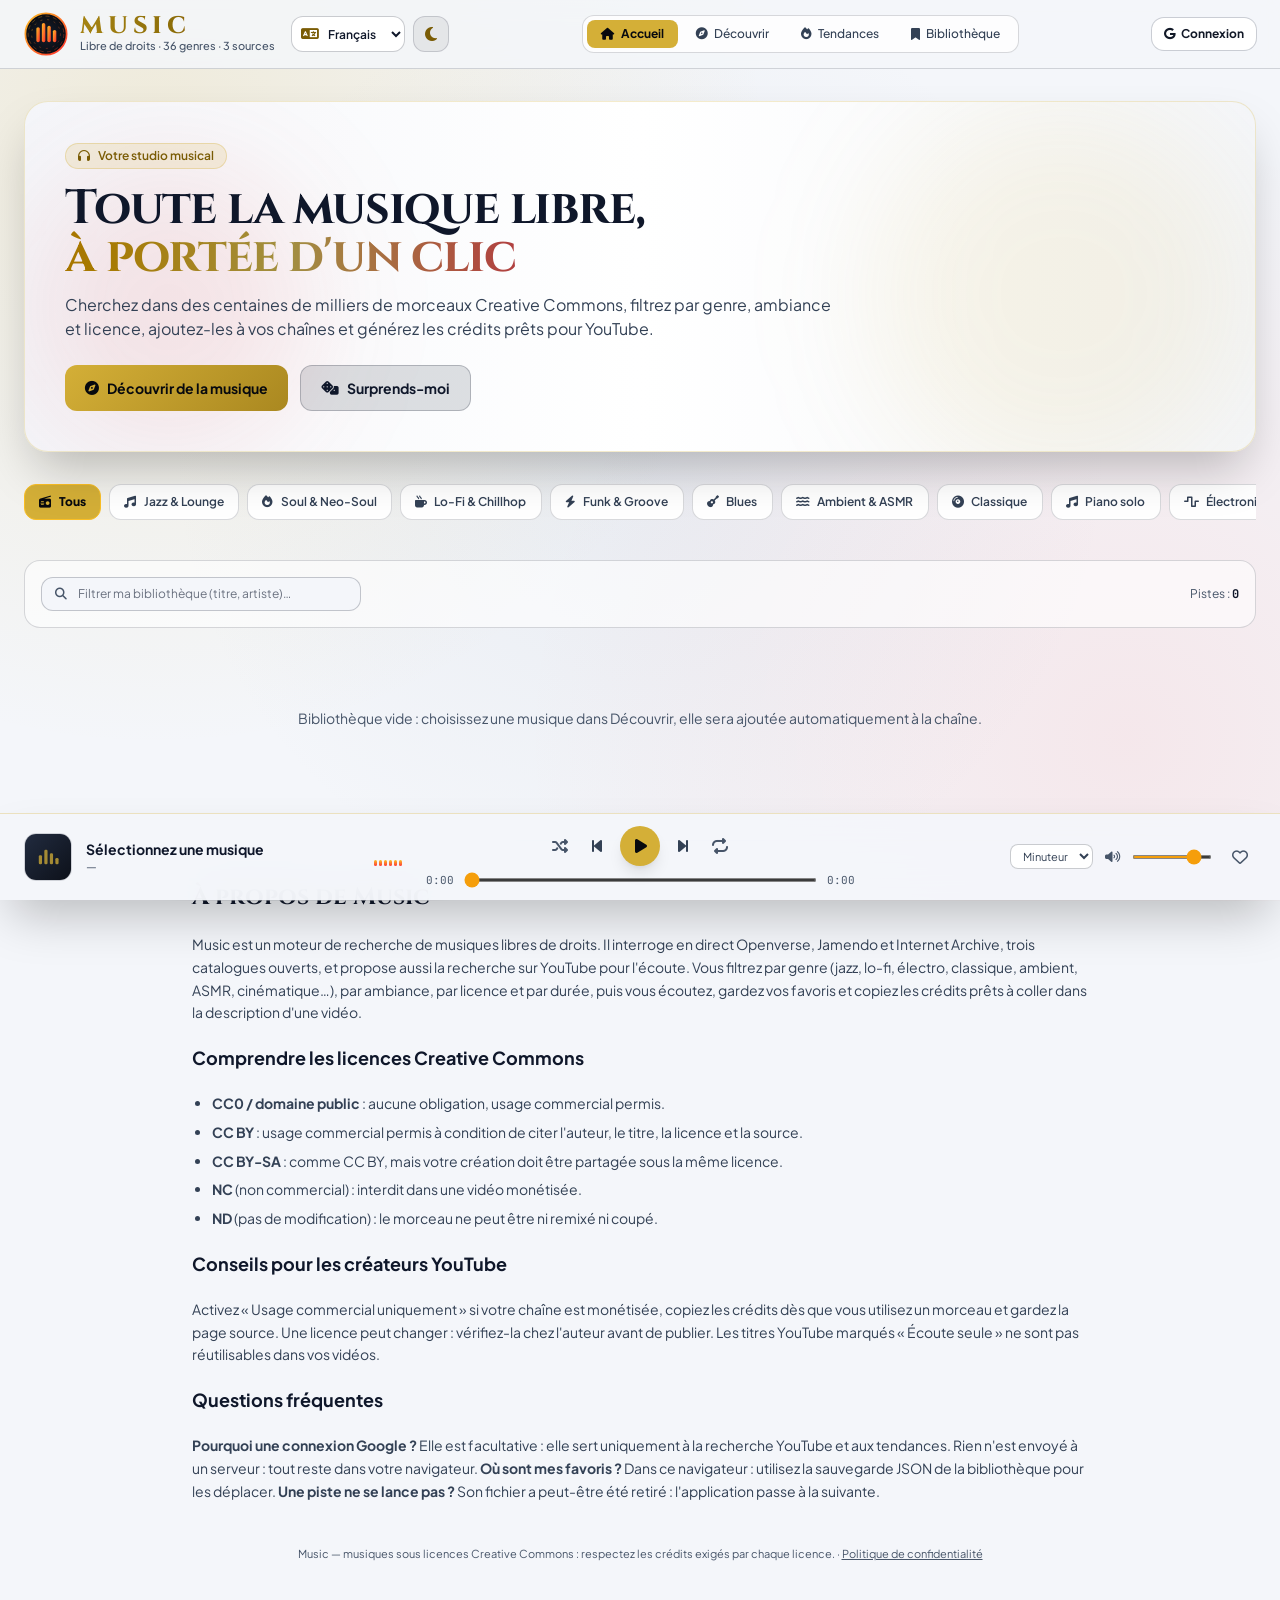
<file: fr/index.html>
<!DOCTYPE html>
<html lang="fr" dir="ltr" data-ui="fr" class="dark"><head>
<meta charset="UTF-8">
<meta name="viewport" content="width=device-width, initial-scale=1.0">
<meta name="google-adsense-account" content="ca-pub-3266873353292561">
<title>Music &#8212; Musique libre de droits : jazz, lo-fi, ambient, ASMR</title>
<meta name="description" content="Recherche de musiques libres de droits (Openverse, Jamendo, Internet Archive) : jazz, lo-fi, ambient, ASMR, arabe, fran&#231;ais, anglais. Cr&#233;dits YouTube pr&#234;ts &#224; copier.">

<meta property="og:type" content="website">
<meta property="og:title" content="Music &#8212; Musique libre de droits : jazz, lo-fi, ambient, ASMR">
<meta property="og:locale" content="fr_FR">
<meta name="theme-color" content="#07090E">
<script>(function(){try{var d=document.documentElement,th=localStorage.getItem("music_hub_theme");if(th!=="light"&&th!=="dark")th=(window.matchMedia&&matchMedia("(prefers-color-scheme: light)").matches)?"light":"dark";d.classList.toggle("light",th==="light");d.classList.toggle("dark",th!=="light")}catch(e){}})();</script>


<link rel="icon" href="data:image/svg+xml,%3Csvg xmlns='http://www.w3.org/2000/svg' viewBox='0 0 64 64'%3E%3Cdefs%3E%3ClinearGradient id='g' x1='0' y1='0' x2='1' y2='1'%3E%3Cstop offset='0' stop-color='%23FBBF24'/%3E%3Cstop offset='1' stop-color='%23FF2D2D'/%3E%3C/linearGradient%3E%3C/defs%3E%3Ccircle cx='32' cy='32' r='30' fill='%230D111A' stroke='url(%23g)' stroke-width='4'/%3E%3Crect x='19' y='28' width='5' height='16' rx='2.5' fill='url(%23g)'/%3E%3Crect x='29.5' y='18' width='5' height='26' rx='2.5' fill='url(%23g)'/%3E%3Crect x='40' y='24' width='5' height='20' rx='2.5' fill='url(%23g)'/%3E%3C/svg%3E">
<link rel="stylesheet" href="../tailwind.css">
<link rel="preconnect" href="https://fonts.googleapis.com">
<link rel="preconnect" href="https://fonts.gstatic.com" crossorigin="">
<link href="https://fonts.googleapis.com/css2?family=Cinzel:wght@600;700;800&amp;family=JetBrains+Mono:wght@400;500;600&amp;family=Plus+Jakarta+Sans:wght@300;400;500;600;700;800&amp;family=Cairo:wght@400;600;700;800&amp;display=swap" rel="stylesheet">
<link rel="stylesheet" href="https://cdnjs.cloudflare.com/ajax/libs/font-awesome/6.5.1/css/all.min.css">
<script src="https://accounts.google.com/gsi/client" async="" defer=""></script>
<style>
body{background-color:#07090E;color:#F3F4F6;
  background-image:radial-gradient(circle at 12% 15%,rgba(212,175,55,.09) 0%,transparent 45%),radial-gradient(circle at 88% 82%,rgba(255,0,0,.06) 0%,transparent 45%),radial-gradient(circle at 50% 50%,rgba(30,41,59,.15) 0%,transparent 60%);
  background-attachment:fixed;}
.glass-card{background:rgba(22,29,43,.75);backdrop-filter:blur(14px);-webkit-backdrop-filter:blur(14px);border:1px solid rgba(255,255,255,.08);transition:all .25s ease}
.glass-card:hover{border-color:rgba(212,175,55,.4);transform:translateY(-2px);box-shadow:0 15px 35px -10px rgba(0,0,0,.7)}
.glass-card.is-current{border-color:rgba(212,175,55,.7);box-shadow:0 0 0 1px rgba(212,175,55,.35),0 15px 35px -10px rgba(212,175,55,.2)}
.btn-youtube{background:linear-gradient(135deg,#FF0000,#C80000);box-shadow:0 4px 15px rgba(255,0,0,.25);transition:all .2s}
.btn-youtube:hover{background:linear-gradient(135deg,#FF1A1A,#E00000);transform:scale(1.02)}
.btn-gold{background:linear-gradient(135deg,#D4AF37,#AA8820);color:#07090E;transition:all .2s}
.btn-gold:hover{filter:brightness(1.1);transform:translateY(-1px)}
::-webkit-scrollbar{width:6px;height:6px}::-webkit-scrollbar-track{background:#07090E}::-webkit-scrollbar-thumb{background:#212B3F;border-radius:9999px}::-webkit-scrollbar-thumb:hover{background:#D4AF37}
.noscroll{scrollbar-width:none}.noscroll::-webkit-scrollbar{display:none}
/* Logo anim\e9  */
.logo-disc{animation:spin 9s linear infinite;transform-origin:32px 32px}
.playing .logo-disc{animation-duration:2.4s}
.eq-bar{transform-box:fill-box;transform-origin:center bottom;animation:eq 1.1s ease-in-out infinite}
.eq-bar:nth-child(2){animation-delay:.2s}.eq-bar:nth-child(3){animation-delay:.45s}.eq-bar:nth-child(4){animation-delay:.1s}
@keyframes spin{to{transform:rotate(360deg)}}
@keyframes eq{0%,100%{transform:scaleY(.35)}50%{transform:scaleY(1)}}
/* Visualiseur */
.viz{display:flex;align-items:flex-end;gap:2px;height:18px}
.viz i{display:block;width:3px;border-radius:2px;background:linear-gradient(#FBBF24,#FF3B3B);height:30%;animation:eq 1s ease-in-out infinite;animation-play-state:paused}
.viz i:nth-child(2n){animation-duration:.8s}.viz i:nth-child(3n){animation-duration:1.3s}.viz i:nth-child(4n){animation-delay:.25s}
.is-playing .viz i{animation-play-state:running}
.skeleton{background:linear-gradient(90deg,#161D2B 25%,#212B3F 50%,#161D2B 75%);background-size:200% 100%;animation:sk 1.3s infinite}
@keyframes sk{to{background-position:-200% 0}}
.fade-in{animation:fi .35s ease both}@keyframes fi{from{opacity:0;transform:translateY(8px)}to{opacity:1;transform:none}}
.chip{padding:.5rem .9rem;border-radius:.75rem;font-size:.75rem;font-weight:600;white-space:nowrap;display:inline-flex;align-items:center;gap:.45rem;cursor:pointer;border:1px solid rgba(255,255,255,.1);background:rgba(13,17,26,.8);color:#d1d5db;transition:all .2s}
.chip:hover{color:#fff;border-color:rgba(212,175,55,.45)}
.chip.on{background:#D4AF37;border-color:#FBBF24;color:#07090E;font-weight:800}
.chip.mood.on{background:#FF3B3B;border-color:#FF6B6B;color:#fff}
.pill{font-size:.7rem;padding:.35rem .7rem;border-radius:9999px;border:1px solid rgba(255,255,255,.12);cursor:pointer;display:inline-flex;align-items:center;gap:.4rem;color:#d1d5db}
.pill.on{background:rgba(16,185,129,.15);border-color:rgba(16,185,129,.5);color:#6ee7b7}
input[type=range]{accent-color:#f59e0b}
</style>
<link rel="canonical" href="https://haykellaouiti-collab.github.io/music/fr/"><link rel="alternate" hreflang="fr" href="https://haykellaouiti-collab.github.io/music/fr/"><link rel="alternate" hreflang="en" href="https://haykellaouiti-collab.github.io/music/en/"><link rel="alternate" hreflang="ar" href="https://haykellaouiti-collab.github.io/music/ar/"><link rel="alternate" hreflang="x-default" href="https://haykellaouiti-collab.github.io/music/"><meta property="og:url" content="https://haykellaouiti-collab.github.io/music/fr/"><meta property="og:description" content="Recherche de musiques libres de droits (Openverse, Jamendo, Internet Archive) : jazz, lo-fi, ambient, ASMR, arabe, fran&#231;ais, anglais. Cr&#233;dits YouTube pr&#234;ts &#224; copier."><meta property="og:site_name" content="Music"><meta property="og:locale:alternate" content="en_US"><meta property="og:locale:alternate" content="ar_AR"><script type="application/ld+json">{"@context":"https://schema.org","@type":"WebApplication","name":"Music \u2014 Hub musical sans droits","url":"https://haykellaouiti-collab.github.io/music/fr/","inLanguage":"fr","description":"Recherche de musiques libres de droits (Openverse, Jamendo, Internet Archive) : jazz, lo-fi, ambient, ASMR, arabe, fran\u00e7ais, anglais. Cr\u00e9dits YouTube pr\u00eats \u00e0 copier.","applicationCategory":"MultimediaApplication","operatingSystem":"Any","offers":{"@type":"Offer","price":"0","priceCurrency":"USD"}}</script></head>
<body class="min-h-screen flex flex-col antialiased selection:bg-gold-500 selection:text-obsidian-950 pb-32">

<div id="toast-container" class="fixed top-24 right-5 z-[90] flex flex-col gap-2 max-w-sm w-full pointer-events-none px-4 sm:px-0"></div>

<!-- HEADER -->
<header class="sticky top-0 z-40 border-b border-white/10 bg-obsidian-950/85 backdrop-blur-md">
  <div class="max-w-7xl mx-auto px-4 sm:px-6 py-3 flex items-center justify-between gap-4">
    <div class="flex items-center gap-3 sm:gap-4 shrink-0">
    <div class="flex items-center gap-3 shrink-0" id="brand">
      <svg id="logo" class="w-11 h-11" viewBox="0 0 64 64" aria-label="Logo Music">
        <defs>
          <linearGradient id="lg" x1="0" y1="0" x2="1" y2="1"><stop offset="0" stop-color="#FBBF24"></stop><stop offset="1" stop-color="#FF2D2D"></stop></linearGradient>
          <radialGradient id="lbg" cx=".5" cy=".5" r=".6"><stop offset="0" stop-color="#161D2B"></stop><stop offset="1" stop-color="#07090E"></stop></radialGradient>
        </defs>
        <circle cx="32" cy="32" r="30" fill="url(#lbg)" stroke="url(#lg)" stroke-width="2.5"></circle>
        <g class="logo-disc" fill="none" stroke="url(#lg)" stroke-opacity=".45" stroke-width="1">
          <circle cx="32" cy="32" r="26" stroke-dasharray="6 5"></circle><circle cx="32" cy="32" r="21" stroke-dasharray="3 7"></circle>
        </g>
        <g fill="url(#lg)">
          <rect class="eq-bar" x="18" y="22" width="5" height="22" rx="2.5"></rect>
          <rect class="eq-bar" x="26" y="16" width="5" height="28" rx="2.5"></rect>
          <rect class="eq-bar" x="34" y="20" width="5" height="24" rx="2.5"></rect>
          <rect class="eq-bar" x="42" y="26" width="5" height="18" rx="2.5"></rect>
        </g>
      </svg>
      <div class="hidden min-[430px]:block">
        <span class="font-display font-extrabold text-2xl tracking-[0.2em] text-transparent bg-clip-text bg-gradient-to-r from-gold-300 via-gold-500 to-red-500 block leading-none">MUSIC</span>
        <span class="hidden sm:block text-[11px] text-gray-400 font-medium">Libre de droits &#183; 36 genres &#183; 3 sources</span>
      </div>
    </div>
    <div class="flex items-center gap-2" id="ui-controls">
      <label class="relative flex items-center" translate="no">
        <i class="fa-solid fa-language absolute start-2.5 text-gold-400 text-sm pointer-events-none" aria-hidden="true"></i>
        <select id="ui-lang" aria-label="Langue / Language" class="ps-8 pe-3 h-9 rounded-xl bg-obsidian-900 border border-white/15 text-white text-xs font-semibold cursor-pointer hover:border-gold-500/50 focus:outline-none focus:border-gold-500">
          <option value="fr" selected="">Fran&#231;ais</option>
          <option value="en">English</option>
          <option value="ar">&#1575;&#1604;&#1593;&#1585;&#1576;&#1610;&#1577;</option>
        </select>
      </label>
      <button id="theme-btn" type="button" title="Mode jour" aria-label="Mode jour" class="w-9 h-9 rounded-xl bg-white/5 hover:bg-white/15 border border-white/10 text-gold-400 flex items-center justify-center"><i class="fa-solid fa-sun" aria-hidden="true"></i></button>
    </div>
    </div>

    <nav id="nav-desktop" class="hidden md:flex items-center gap-1 p-1 bg-obsidian-900/80 border border-white/10 rounded-xl"></nav>

    <div class="flex items-center gap-2.5 shrink-0">
      <div id="admin-actions" class="hidden items-center gap-2.5">
        <div class="hidden lg:flex flex-col text-right pr-2 border-r border-white/10">
          <span class="text-[10px] text-gray-400 uppercase tracking-wider">&#201;coutes</span>
          <span class="font-mono text-xs font-bold text-emerald-400" id="header-subs-total">0</span>
        </div>
        <button onclick="openChannelModal()" class="btn-gold px-3 py-2 rounded-xl text-xs font-bold flex items-center gap-1.5">
          <i class="fa-solid fa-plus" aria-hidden="true"></i><span class="hidden sm:inline">Cha&#238;ne</span>
        </button>
      </div>
      <div id="user-area" class="hidden items-center gap-2"></div>
    </div>
  </div>
  <div id="nav-mobile" class="md:hidden flex items-center justify-around border-t border-white/10 px-2 py-2 bg-obsidian-950 text-xs"></div>
</header>

<main class="flex-grow max-w-7xl w-full mx-auto px-4 sm:px-6 py-8">

<!-- ACCUEIL -->
<section id="tab-home" class="space-y-8">
  <div class="relative rounded-3xl p-6 sm:p-10 border border-gold-500/25 bg-gradient-to-r from-obsidian-950 via-obsidian-900 to-obsidian-950 overflow-hidden shadow-2xl">
    <div class="absolute top-0 right-0 w-96 h-96 bg-gold-500/10 rounded-full blur-3xl pointer-events-none"></div>
    <div class="absolute bottom-0 left-0 w-72 h-72 bg-red-600/10 rounded-full blur-3xl pointer-events-none"></div>
    <div class="relative z-10 max-w-3xl">
      <div class="inline-flex items-center gap-2 px-3 py-1 rounded-full bg-gold-500/15 border border-gold-500/30 text-gold-400 text-xs font-semibold mb-4"><i class="fa-solid fa-headphones" aria-hidden="true"></i> Votre studio musical</div>
      <h1 class="font-display text-3xl sm:text-5xl font-bold text-white tracking-tight leading-tight mb-3">Toute la musique libre,<br><span class="text-transparent bg-clip-text bg-gradient-to-r from-gold-400 via-amber-200 to-red-400">&#224; port&#233;e d'un clic</span></h1>
      <p class="text-gray-300 text-sm sm:text-base leading-relaxed mb-6">Cherchez dans des centaines de milliers de morceaux Creative Commons, filtrez par genre, ambiance et licence, ajoutez-les &#224; vos cha&#238;nes et g&#233;n&#233;rez les cr&#233;dits pr&#234;ts pour YouTube.</p>
      <div class="flex flex-wrap gap-3">
        <button onclick="switchTab('discover')" class="btn-gold px-5 py-3 rounded-xl text-sm font-bold flex items-center gap-2"><i class="fa-solid fa-compass" aria-hidden="true"></i> D&#233;couvrir de la musique</button>
        <button onclick="surpriseMe()" class="px-5 py-3 rounded-xl text-sm font-bold flex items-center gap-2 bg-white/10 hover:bg-white/15 border border-white/15"><i class="fa-solid fa-dice" aria-hidden="true"></i> Surprends-moi</button>
      </div>
    </div>
  </div>

  <div class="flex items-center gap-2 overflow-x-auto pb-2 noscroll" id="home-genres"></div>

  <div class="flex flex-col sm:flex-row items-center justify-between gap-4 p-4 rounded-2xl bg-obsidian-900/60 border border-white/10">
    <div class="relative w-full sm:w-80">
      <i class="fa-solid fa-magnifying-glass text-gray-400 absolute left-3.5 top-1/2 -translate-y-1/2 text-xs" aria-hidden="true"></i>
      <input id="home-search" aria-label="Filtrer ma biblioth&#232;que" type="text" oninput="renderHome()" placeholder="Filtrer ma biblioth&#232;que (titre, artiste)&#8230;" class="w-full pl-9 pr-4 py-2 rounded-xl bg-obsidian-950 border border-white/15 text-white placeholder-gray-500 text-xs focus:outline-none focus:border-gold-500">
    </div>
    <div class="flex items-center gap-4 text-xs text-gray-400">
      <span>Pistes : <strong class="text-white font-mono" id="home-count">0</strong></span>
      <button id="home-online-btn" onclick="exploreGenreOnline()" class="btn-gold px-3 py-1.5 rounded-lg font-bold text-[11px]"><i class="fa-solid fa-earth-europe mr-1" aria-hidden="true"></i> Explorer ce genre en ligne</button>
    </div>
  </div>
  <div id="home-grid" class="grid grid-cols-1 md:grid-cols-2 lg:grid-cols-3 gap-6"></div>
</section>

<!-- D&#201;COUVRIR -->
<section id="tab-discover" class="hidden space-y-6">
  <div class="rounded-3xl p-6 sm:p-8 border border-white/10 bg-obsidian-900/80 space-y-5">
    <div class="flex flex-col md:flex-row md:items-end justify-between gap-4">
      <div>
        <div class="inline-flex items-center gap-2 px-3 py-1 rounded-full bg-emerald-500/15 border border-emerald-500/30 text-emerald-400 text-xs font-semibold mb-2"><i class="fa-solid fa-globe" aria-hidden="true"></i> Recherche multi-sources en direct</div>
        <h2 class="font-display text-2xl sm:text-3xl font-bold text-white">D&#233;couvrir</h2>
        <p class="text-xs text-gray-400 mt-1">Les r&#233;sultats viennent en direct des catalogues ouverts. V&#233;rifiez toujours la licence avant publication.</p>
      </div>
      <div class="flex gap-2">
        <button onclick="surpriseMe()" class="px-4 py-2.5 rounded-xl text-xs font-bold bg-white/10 hover:bg-white/15 border border-white/15 flex items-center gap-2"><i class="fa-solid fa-dice" aria-hidden="true"></i> Surprends-moi</button>
        <button onclick="openYTMusic()" class="px-4 py-2.5 rounded-xl text-xs font-bold bg-red-600/15 hover:bg-red-600 text-red-400 hover:text-white border border-red-500/30 flex items-center gap-2"><i class="fa-brands fa-youtube" aria-hidden="true"></i> Ouvrir dans YouTube Music</button>
        <button onclick="openImportModal()" class="btn-gold px-4 py-2.5 rounded-xl font-bold text-xs flex items-center gap-2"><i class="fa-solid fa-link" aria-hidden="true"></i> Importer une URL</button>
      </div>
    </div>

    <form onsubmit="event.preventDefault();runSearch(true)" class="flex gap-2">
      <div class="relative flex-1">
        <i class="fa-solid fa-magnifying-glass text-gray-400 absolute left-4 top-1/2 -translate-y-1/2 text-sm" aria-hidden="true"></i>
        <input id="q" aria-label="Rechercher une musique" type="search" list="q-hist" autocomplete="off" placeholder="Instrument, ambiance, artiste, titre&#8230; (ex : piano rain, saxophone, 80s synth)" class="w-full pl-11 pr-4 py-3.5 rounded-2xl bg-obsidian-950 border border-white/15 text-white placeholder-gray-500 text-sm focus:outline-none focus:border-gold-500">
        <datalist id="q-hist"></datalist>
      </div>
      <button class="btn-gold px-6 rounded-2xl font-bold text-sm flex items-center gap-2"><i class="fa-solid fa-magnifying-glass" aria-hidden="true"></i><span class="hidden sm:inline">Rechercher</span></button>
    </form>

    <div>
      <div class="text-[10px] uppercase tracking-wider text-gray-400 mb-2 font-semibold">Langue des chansons</div>
      <div id="lang-chips" class="flex flex-wrap gap-2"></div>
    </div>
    <div>
      <div class="text-[10px] uppercase tracking-wider text-gray-400 mb-2 font-semibold">Genres</div>
      <div id="genre-chips" class="flex flex-wrap gap-2"></div>
    </div>
    <div>
      <div class="text-[10px] uppercase tracking-wider text-gray-400 mb-2 font-semibold">Ambiances</div>
      <div id="mood-chips" class="flex flex-wrap gap-2"></div>
    </div>

    <div class="grid grid-cols-2 md:grid-cols-5 gap-3 pt-4 border-t border-white/10 items-end">
      <label class="text-[11px] text-gray-400">Licence
        <select id="f-license" onchange="applyFilters()" class="mt-1 w-full px-3 py-2 rounded-xl bg-obsidian-950 border border-white/15 text-white text-xs">
          <option value="all">Toutes (CC)</option><option value="cc0">CC0 / Domaine public</option><option value="by">CC BY</option><option value="by-sa">CC BY-SA</option>
        </select></label>
      <label class="text-[11px] text-gray-400">Dur&#233;e min.
        <select id="f-dur" onchange="applyFilters()" class="mt-1 w-full px-3 py-2 rounded-xl bg-obsidian-950 border border-white/15 text-white text-xs">
          <option value="0">Toutes</option><option value="60">&gt; 1 min</option><option value="180">&gt; 3 min</option><option value="600">&gt; 10 min</option><option value="1800">&gt; 30 min</option>
        </select></label>
      <label class="text-[11px] text-gray-400">Tri
        <select id="f-sort" onchange="applyFilters()" class="mt-1 w-full px-3 py-2 rounded-xl bg-obsidian-950 border border-white/15 text-white text-xs">
          <option value="rel">Pertinence (mixte)</option><option value="dur-desc">Plus longs</option><option value="dur-asc">Plus courts</option><option value="title">Titre A&#8594;Z</option>
        </select></label>
      <label class="flex items-center gap-2 text-[11px] text-gray-300 cursor-pointer md:col-span-1"><input id="f-commercial" type="checkbox" checked="" onchange="runSearch(true)" class="rounded"> Usage commercial uniquement <span class="text-gray-400">(d&#233;cochez pour inclure l'&#233;coute seule sur YouTube)</span></label>
      <div class="flex flex-wrap gap-2 justify-end" id="source-pills"></div>
    </div>
    <details class="text-xs text-gray-400">
      <summary class="cursor-pointer text-gold-400 font-semibold">R&#233;glages des sources (cl&#233; Jamendo optionnelle)</summary>
      <div class="mt-3 grid md:grid-cols-2 gap-3">
        <label>Jamendo client_id (gratuit sur developer.jamendo.com)
          <input id="jamendo-key" type="text" placeholder="ex : 1a2b3c4d" onchange="saveSettings()" class="mt-1 w-full px-3 py-2 rounded-xl bg-obsidian-950 border border-white/15 text-white text-xs font-mono"></label>
        <p class="text-[11px] leading-relaxed self-end">Openverse et Internet Archive marchent sans cl&#233;. Jamendo ajoute des milliers de morceaux d'artistes ind&#233;pendants, mais exige une cl&#233;, et son usage commercial (cha&#238;ne mon&#233;tis&#233;e) demande une licence Jamendo : source d&#233;sactiv&#233;e par d&#233;faut. Le quota anonyme d'Openverse est limit&#233; : en cas d'erreur 429, patientez une minute.</p>
      </div>
    </details>
  </div>

  <div class="flex items-center justify-between text-xs text-gray-400"><div id="search-status">Lancez une recherche ou choisissez un genre.</div><div id="result-count" class="font-mono"></div></div>
  <div id="discover-grid" class="grid grid-cols-1 md:grid-cols-2 xl:grid-cols-3 gap-4"></div>
  <div class="text-center"><button id="more-btn" onclick="runSearch(false)" class="hidden px-6 py-3 rounded-xl bg-white/10 hover:bg-white/15 border border-white/15 text-sm font-bold"><i class="fa-solid fa-angles-down mr-2" aria-hidden="true"></i> Charger plus de r&#233;sultats</button></div>
</section>

<!-- TENDANCES (&#233;coute et visionnage uniquement) -->
<section id="tab-trending" class="hidden space-y-6">
  <div class="rounded-3xl p-6 sm:p-8 border border-white/10 bg-obsidian-900/80 space-y-4">
    <div class="inline-flex items-center gap-2 px-3 py-1 rounded-full bg-sky-500/15 border border-sky-500/30 text-sky-300 text-xs font-semibold"><i class="fa-solid fa-eye" aria-hidden="true"></i> &#201;coute et visionnage uniquement</div>
    <h2 class="font-display text-2xl sm:text-3xl font-bold text-white">Musiques tendance</h2>
    <p class="text-xs text-gray-400 max-w-3xl">Les titres les plus &#233;cout&#233;s du moment sur YouTube, par langue. Ils sont lus dans le lecteur officiel YouTube : ils ne sont jamais ajout&#233;s &#224; vos cha&#238;nes ni &#224; votre biblioth&#232;que, et ne peuvent pas &#234;tre r&#233;utilis&#233;s dans vos vid&#233;os.</p>
    <div id="trend-lang" class="flex flex-wrap gap-2"></div>
  </div>
  <div id="trend-status" class="text-xs text-gray-400"></div>
  <div id="trend-grid" class="grid grid-cols-1 md:grid-cols-2 xl:grid-cols-3 gap-4"></div>
  <div class="text-center"><button id="trend-more" onclick="loadTrending(false)" class="hidden px-6 py-3 rounded-xl bg-white/10 hover:bg-white/15 border border-white/15 text-sm font-bold"><i class="fa-solid fa-angles-down mr-2" aria-hidden="true"></i> Charger plus</button></div>
</section>

<!-- BIBLIOTH&#200;QUE -->
<section id="tab-library" class="hidden space-y-6">
  <div class="rounded-3xl p-6 sm:p-8 border border-white/10 bg-obsidian-900/80">
    <div class="flex flex-col md:flex-row md:items-center justify-between gap-4">
      <div>
        <h2 class="font-display text-2xl sm:text-3xl font-bold text-white">Ma Biblioth&#232;que</h2>
        <p class="text-xs text-gray-400 mt-1">Favoris, pistes plac&#233;es dans vos cha&#238;nes, cr&#233;dits et sauvegarde.</p>
      </div>
      <div class="flex flex-wrap gap-2">
        <button onclick="copyAllCredits()" class="btn-gold px-4 py-2.5 rounded-xl text-xs font-bold"><i class="fa-solid fa-copy mr-1.5" aria-hidden="true"></i> Cr&#233;dits YouTube</button>
        <button onclick="exportBackup()" class="px-4 py-2.5 rounded-xl text-xs font-bold bg-white/10 hover:bg-white/15"><i class="fa-solid fa-download mr-1.5" aria-hidden="true"></i> Sauvegarde JSON</button>
        <label class="px-4 py-2.5 rounded-xl text-xs font-bold bg-white/10 hover:bg-white/15 cursor-pointer"><i class="fa-solid fa-upload mr-1.5" aria-hidden="true"></i> Restaurer<input type="file" accept="application/json" class="hidden" onchange="importBackup(this)"></label>
      </div>
    </div>
    <div class="flex gap-2 mt-5" id="lib-tabs"></div>
  </div>
  <div id="library-grid" class="grid grid-cols-1 md:grid-cols-2 xl:grid-cols-3 gap-4"></div>
</section>

<!-- CHA&#206;NES -->
<section id="tab-channels" class="hidden space-y-8">
  <div class="rounded-3xl p-6 sm:p-8 border border-white/10 bg-obsidian-900/80">
    <div class="flex flex-col md:flex-row md:items-center justify-between gap-4 pb-6 border-b border-white/10">
      <div>
        <h2 class="font-display text-2xl sm:text-3xl font-bold text-white">Mes Cha&#238;nes YouTube</h2>
        <p class="text-xs text-gray-300 mt-1 max-w-2xl">Le param&#232;tre <code class="text-gold-400 bg-black/40 px-1 rounded font-mono text-[11px]">?sub_confirmation=1</code> est ajout&#233; automatiquement aux liens.</p>
      </div>
      <button onclick="openChannelModal()" class="btn-gold font-bold text-xs px-4 py-2.5 rounded-xl flex items-center gap-2"><i class="fa-solid fa-plus" aria-hidden="true"></i> Ajouter une cha&#238;ne</button>
    </div>
    <div class="grid grid-cols-1 sm:grid-cols-3 gap-4 mt-6">
      <div class="p-4 rounded-2xl bg-obsidian-950/70 border border-white/10"><span class="text-[10px] text-gray-400 uppercase tracking-wider block">Cha&#238;nes</span><span class="text-2xl font-bold font-mono text-white" id="kpi-channel-count">0</span></div>
      <div class="p-4 rounded-2xl bg-obsidian-950/70 border border-white/10"><span class="text-[10px] text-gray-400 uppercase tracking-wider block">Vid&#233;os lanc&#233;es</span><span class="text-2xl font-bold font-mono text-emerald-400" id="kpi-subs-gained">+0</span></div>
      <div class="p-4 rounded-2xl bg-obsidian-950/70 border border-white/10"><span class="text-[10px] text-gray-400 uppercase tracking-wider block">Audience estim&#233;e</span><span class="text-2xl font-bold font-mono text-gold-400" id="kpi-audience-total">0</span></div>
    </div>
  </div>
  <div class="rounded-3xl p-6 sm:p-8 border border-gold-500/30 bg-obsidian-900/80 space-y-5">
    <div>
      <h3 class="font-display text-xl font-bold text-white">R&#233;glages du r&#233;seau (administrateur)</h3>
      <p class="text-xs text-gray-400 mt-1">Ces r&#233;glages sont enregistr&#233;s dans ce navigateur. Pour qu'ils s'appliquent &#224; vos visiteurs, cliquez sur &#171; Exporter la configuration &#187; et d&#233;posez <code class="text-gold-400">music_config.json</code> &#224; c&#244;t&#233; de la page.</p>
    </div>
    <div class="grid md:grid-cols-2 gap-4 text-xs text-gray-300">
      <label>Client ID Google OAuth
        <input id="cfg-client" placeholder="1234567890-abc.apps.googleusercontent.com" class="mt-1 w-full px-3 py-2.5 rounded-xl bg-obsidian-950 border border-white/15 text-white font-mono text-[11px]"></label>
      <label>E-mails administrateurs (s&#233;par&#233;s par des virgules)
        <input id="cfg-admins" placeholder="vous@gmail.com" class="mt-1 w-full px-3 py-2.5 rounded-xl bg-obsidian-950 border border-white/15 text-white text-xs"></label>
      <label>Cha&#238;ne cible : celle o&#249; s'int&#232;grent les musiques choisies
        <select id="cfg-target" class="mt-1 w-full px-3 py-2.5 rounded-xl bg-obsidian-950 border border-white/15 text-white text-xs"></select></label>
      <label>Vid&#233;o de la cha&#238;ne propos&#233;e &#224; chaque choix (URL ou ID)
        <input id="cfg-video" placeholder="https://www.youtube.com/watch?v=&#8230;" class="mt-1 w-full px-3 py-2.5 rounded-xl bg-obsidian-950 border border-white/15 text-white text-xs"></label>
      <label>Cl&#233; API YouTube (facultatif, restreinte &#224; votre domaine)
        <input id="cfg-ytkey" class="mt-1 w-full px-3 py-2.5 rounded-xl bg-obsidian-950 border border-white/15 text-white font-mono text-[11px]"></label>
      <label>AdSense : ID &#233;diteur (ca-pub-&#8230;)
        <input id="cfg-adpub" placeholder="ca-pub-1234567890123456" class="mt-1 w-full px-3 py-2.5 rounded-xl bg-obsidian-950 border border-white/15 text-white font-mono text-[11px]"></label>
      <label>AdSense : ID du bloc d'annonce (slot)
        <input id="cfg-adslot" placeholder="1234567890" class="mt-1 w-full px-3 py-2.5 rounded-xl bg-obsidian-950 border border-white/15 text-white font-mono text-[11px]"></label>
      <label class="flex items-center gap-2"><input id="cfg-login" type="checkbox" class="rounded"> Connexion Google obligatoire <span class="text-amber-300">(d&#233;conseill&#233; : AdSense ne verrait que la porte d'acc&#232;s)</span></label>
      <label class="flex items-center gap-2"><input id="cfg-sub" type="checkbox" class="rounded"> Abonnement au r&#233;seau obligatoire <span class="text-amber-300">(d&#233;conseill&#233; : interdit par les r&#232;gles de l'API YouTube)</span></label>
    </div>
    <div class="flex flex-wrap gap-3">
      <button onclick="saveConfig()" class="btn-gold px-5 py-2.5 rounded-xl text-xs font-bold"><i class="fa-solid fa-floppy-disk mr-1.5" aria-hidden="true"></i> Enregistrer</button>
      <button onclick="exportConfig()" class="bg-emerald-600 hover:bg-emerald-500 text-white px-5 py-2.5 rounded-xl text-xs font-bold"><i class="fa-solid fa-file-export mr-1.5" aria-hidden="true"></i> Exporter la configuration</button>
    </div>
    <details class="text-xs text-gray-400"><summary class="cursor-pointer text-gold-400 font-semibold">Comment obtenir le Client ID Google ?</summary>
      <ol class="list-decimal ml-5 mt-2 space-y-1 leading-relaxed">
        <li>Console Google Cloud &#8594; cr&#233;er un projet &#8594; &#171; API et services &#187; &#8594; activer <b>YouTube Data API v3</b>.</li>
        <li>&#201;cran de consentement OAuth &#8594; ajouter le champ d'application <code>.../auth/youtube</code> (sensible).</li>
        <li>Identifiants &#8594; cr&#233;er un &#171; ID client OAuth &#187; de type <b>Application Web</b>, avec pour origine JavaScript autoris&#233;e l'adresse exacte de votre site (https://&#8230; ou http://localhost). Le fichier ouvert directement (file://) ne fonctionne pas.</li>
        <li>Collez l'ID ci-dessus, ajoutez votre e-mail administrateur, enregistrez, puis exportez la configuration.</li>
        <li>Verrouill&#233; dehors ? Ajoutez <code>#reset</code> &#224; l'adresse pour effacer les r&#233;glages de ce navigateur, ou <code>#admin</code> tant qu'aucune configuration compl&#232;te n'existe.</li>
      </ol></details>
  </div>
  <div id="channels-grid" class="grid grid-cols-1 md:grid-cols-2 gap-6"></div>
</section>

<!-- STATS -->
<section id="tab-stats" class="hidden space-y-8">
  <div class="grid grid-cols-1 sm:grid-cols-2 lg:grid-cols-4 gap-4">
    <div class="rounded-3xl p-6 bg-obsidian-900/80 border border-white/10"><span class="text-[11px] uppercase tracking-wider text-gray-400 font-semibold block mb-1">Vid&#233;os cha&#238;ne lanc&#233;es</span><span class="text-3xl font-extrabold font-mono text-emerald-400" id="stats-total-subs">+0</span></div>
    <div class="rounded-3xl p-6 bg-obsidian-900/80 border border-white/10"><span class="text-[11px] uppercase tracking-wider text-gray-400 font-semibold block mb-1">Pistes en biblioth&#232;que</span><span class="text-3xl font-extrabold font-mono text-gold-400" id="stats-tracks">0</span></div>
    <div class="rounded-3xl p-6 bg-obsidian-900/80 border border-white/10"><span class="text-[11px] uppercase tracking-wider text-gray-400 font-semibold block mb-1">&#201;coutes lanc&#233;es</span><span class="text-3xl font-extrabold font-mono text-sky-400" id="stats-total-plays">0</span></div>
    <div class="rounded-3xl p-6 bg-obsidian-900/80 border border-white/10"><span class="text-[11px] uppercase tracking-wider text-gray-400 font-semibold block mb-1">Contacts e-mail</span><span class="text-3xl font-extrabold font-mono text-white" id="stats-subscribers-count">0</span></div>
  </div>
  <div class="grid grid-cols-1 lg:grid-cols-12 gap-6">
    <div class="lg:col-span-7 rounded-3xl p-6 sm:p-7 bg-obsidian-900/80 border border-white/10">
      <h3 class="font-display text-lg font-bold text-white mb-4">Pistes par cha&#238;ne</h3>
      <div id="stats-bars" class="space-y-3.5"></div>
    </div>
    <div class="lg:col-span-5 rounded-3xl p-6 sm:p-7 bg-obsidian-900/80 border border-gold-500/30 flex flex-col justify-between">
      <div>
        <h3 class="font-display text-lg font-bold text-white mb-2">Alertes nouvelles sorties</h3>
        <p class="text-xs text-gray-300 mb-4">Collectez les e-mails des auditeurs (stock&#233;s localement dans votre navigateur).</p>
        <form onsubmit="handleNewsletterSubmit(event)" class="space-y-3">
          <input type="email" id="newsletter-email" required="" placeholder="auditeur@exemple.com" class="w-full px-3.5 py-2.5 rounded-xl bg-obsidian-950 border border-white/15 text-white text-xs focus:outline-none focus:border-gold-500">
          <button class="w-full btn-gold font-bold text-xs py-2.5 rounded-xl">S'inscrire aux alertes</button>
        </form>
      </div>
      <button onclick="exportSubscribersCSV()" class="mt-6 w-full py-2.5 rounded-xl bg-white/10 hover:bg-white/15 text-xs font-bold"><i class="fa-solid fa-download text-gold-400 mr-2" aria-hidden="true"></i>T&#233;l&#233;charger les e-mails (.CSV)</button>
    </div>
  </div>
</section>
<section id="about" class="max-w-4xl mx-auto mt-16 pt-10 border-t border-white/10 text-sm text-gray-300 leading-relaxed space-y-5">
  <h2 class="font-display text-2xl font-bold text-white">&#192; propos de Music</h2>
  <p>Music est un moteur de recherche de musiques libres de droits. Il interroge en direct Openverse, Jamendo et Internet Archive, trois catalogues ouverts, et propose aussi la recherche sur YouTube pour l'&#233;coute. Vous filtrez par genre (jazz, lo-fi, &#233;lectro, classique, ambient, ASMR, cin&#233;matique&#8230;), par ambiance, par licence et par dur&#233;e, puis vous &#233;coutez, gardez vos favoris et copiez les cr&#233;dits pr&#234;ts &#224; coller dans la description d'une vid&#233;o.</p>
  <h3 class="text-lg font-bold text-white">Comprendre les licences Creative Commons</h3>
  <ul class="list-disc ml-5 space-y-1.5">
    <li><b>CC0 / domaine public</b> : aucune obligation, usage commercial permis.</li>
    <li><b>CC BY</b> : usage commercial permis &#224; condition de citer l'auteur, le titre, la licence et la source.</li>
    <li><b>CC BY-SA</b> : comme CC BY, mais votre cr&#233;ation doit &#234;tre partag&#233;e sous la m&#234;me licence.</li>
    <li><b>NC</b> (non commercial) : interdit dans une vid&#233;o mon&#233;tis&#233;e.</li>
    <li><b>ND</b> (pas de modification) : le morceau ne peut &#234;tre ni remix&#233; ni coup&#233;.</li>
  </ul>
  <h3 class="text-lg font-bold text-white">Conseils pour les cr&#233;ateurs YouTube</h3>
  <p>Activez &#171; Usage commercial uniquement &#187; si votre cha&#238;ne est mon&#233;tis&#233;e, copiez les cr&#233;dits d&#232;s que vous utilisez un morceau et gardez la page source. Une licence peut changer : v&#233;rifiez-la chez l'auteur avant de publier. Les titres YouTube marqu&#233;s &#171; &#201;coute seule &#187; ne sont pas r&#233;utilisables dans vos vid&#233;os.</p>
  <h3 class="text-lg font-bold text-white">Questions fr&#233;quentes</h3>
  <p><b>Pourquoi une connexion Google ?</b> Elle est facultative : elle sert uniquement &#224; la recherche YouTube et aux tendances. Rien n'est envoy&#233; &#224; un serveur : tout reste dans votre navigateur. <b>O&#249; sont mes favoris ?</b> Dans ce navigateur : utilisez la sauvegarde JSON de la biblioth&#232;que pour les d&#233;placer. <b>Une piste ne se lance pas ?</b> Son fichier a peut-&#234;tre &#233;t&#233; retir&#233; : l'application passe &#224; la suivante.</p>
</section>
</main>

<!-- LECTEUR YOUTUBE (visible, conforme aux r&#232;gles de YouTube) -->
<div id="yt-dock" class="hidden fixed left-4 bottom-40 md:bottom-24 z-40 w-72 rounded-2xl bg-obsidian-900 border border-red-500/40 shadow-2xl overflow-hidden">
  <div class="flex items-center justify-between px-3 py-1.5 border-b border-white/10 text-[10px] uppercase tracking-wider text-red-400 font-semibold"><span><i class="fa-brands fa-youtube mr-1" aria-hidden="true"></i>YouTube Music</span><button onclick="stopYT()" class="text-gray-400 hover:text-white" aria-label="Fermer"><i class="fa-solid fa-xmark" aria-hidden="true"></i></button></div>
  <div id="yt-holder" class="aspect-video bg-black"></div>
</div>

<footer class="max-w-7xl mx-auto w-full px-4 sm:px-6 pb-8 text-center text-[11px] text-gray-400 space-y-3">
  <div id="ad-slot" class="hidden"></div>
  <p>Music &#8212; musiques sous licences Creative Commons : respectez les cr&#233;dits exig&#233;s par chaque licence. &#183; <a href="../privacy.html" target="_blank" rel="noopener" class="underline hover:text-gold-400">Politique de confidentialit&#233;</a></p>
</footer>

<!-- LECTEUR -->
<aside id="player" class="fixed bottom-0 left-0 right-0 z-40 bg-obsidian-950/95 border-t border-gold-500/30 backdrop-blur-xl px-4 py-3 sm:px-6 shadow-2xl flex flex-col md:flex-row items-center justify-between gap-3">
  <div class="flex items-center gap-3.5 w-full md:w-1/3 min-w-0">
    <img id="p-cover" alt="" class="w-12 h-12 rounded-xl object-cover border border-white/10">
    <div class="min-w-0 flex-1">
      <div class="flex items-center gap-2"><h4 id="p-title" class="text-sm font-bold text-white truncate">S&#233;lectionnez une musique</h4><span id="p-genre" class="text-[10px] font-mono px-1.5 py-0.5 rounded bg-white/10 text-gold-400 hidden"></span></div>
      <p id="p-artist" class="text-xs text-gray-400 truncate">&#8212;</p>
      <span id="p-sub" class="text-[11px] text-gold-400/90 truncate block"></span>
    </div>
    <div class="viz hidden sm:flex"><i></i><i></i><i></i><i></i><i></i><i></i></div>
  </div>
  <div dir="ltr" class="flex flex-col items-center gap-1.5 w-full md:w-2/5">
    <div class="flex items-center gap-3">
      <button id="p-shuf" onclick="toggleShuffle()" title="Al&#233;atoire" aria-label="Lecture al&#233;atoire" class="p-1.5 text-gray-400 hover:text-white"><i class="fa-solid fa-shuffle" aria-hidden="true"></i></button>
      <button onclick="prevTrack()" aria-label="Piste pr&#233;c&#233;dente" class="p-1.5 text-gray-300 hover:text-white"><i class="fa-solid fa-backward-step" aria-hidden="true"></i></button>
      <button onclick="togglePlay()" aria-label="Lecture / pause" class="w-10 h-10 rounded-full bg-gold-500 hover:bg-gold-400 text-obsidian-950 flex items-center justify-center shadow-lg"><i id="p-icon" class="fa-solid fa-play ml-0.5"></i></button>
      <button onclick="nextTrack()" aria-label="Piste suivante" class="p-1.5 text-gray-300 hover:text-white"><i class="fa-solid fa-forward-step" aria-hidden="true"></i></button>
      <button id="p-rep" onclick="toggleRepeat()" title="R&#233;p&#233;ter" aria-label="R&#233;p&#233;ter" class="p-1.5 text-gray-400 hover:text-white"><i class="fa-solid fa-repeat" aria-hidden="true"></i></button>
    </div>
    <div class="w-full flex items-center gap-2.5 text-[11px] font-mono text-gray-400">
      <span id="p-cur" class="w-10 text-right tabular-nums">0:00</span>
      <input type="range" id="p-seek" aria-label="Position dans le morceau" min="0" max="1000" value="0" oninput="handleSeek(this.value)" class="flex-1 h-1 cursor-pointer">
      <span id="p-dur" class="w-10 tabular-nums">0:00</span>
    </div>
  </div>
  <div class="hidden md:flex items-center justify-end gap-3 w-1/3">
    <select id="p-sleep" onchange="setSleep(this.value)" title="Minuteur de sommeil" class="text-[11px] py-1 px-2 rounded-lg bg-obsidian-900 border border-white/15 text-gray-300">
      <option value="0">Minuteur</option><option value="15">15 min</option><option value="30">30 min</option><option value="60">60 min</option><option value="120">2 h</option>
    </select>
    <i class="fa-solid fa-volume-high text-gray-400 text-xs" aria-hidden="true"></i>
    <input type="range" aria-label="Volume" min="0" max="1" step="0.05" value="0.85" oninput="setVol(this.value)" class="w-20 h-1 cursor-pointer">
    <button onclick="toggleFavCurrent()" id="p-fav" aria-label="Ajouter aux favoris" class="p-2 text-gray-400 hover:text-red-400"><i class="fa-regular fa-heart" aria-hidden="true"></i></button>
  </div>
</aside>

<!-- PORTE D'ACC&#200;S -->
<div id="auth-gate" class="fixed inset-0 z-[70] hidden items-center justify-center p-4 bg-obsidian-950/95 backdrop-blur-xl overflow-y-auto">
  <div class="max-w-md w-full rounded-3xl border border-gold-500/40 bg-obsidian-900 p-7 sm:p-8 text-center shadow-2xl my-6">
    <div class="w-14 h-14 mx-auto rounded-2xl bg-gradient-to-br from-gold-500/20 to-red-600/20 border border-gold-500/40 flex items-center justify-center text-gold-400 text-2xl mb-3"><i class="fa-solid fa-headphones" aria-hidden="true"></i></div>
    <h2 class="font-display text-2xl font-bold tracking-widest text-transparent bg-clip-text bg-gradient-to-r from-gold-300 to-red-400">MUSIC</h2>
    <p class="text-xs text-gray-300 mt-2 mb-5">Connectez-vous avec Google pour acc&#233;der &#224; la musique.</p>
    <ul id="auth-steps" class="text-left text-xs text-gray-200 space-y-3 mb-5"></ul>
    <div class="space-y-3">
      <button id="auth-btn-login" onclick="googleSignIn()" class="w-full py-3.5 rounded-2xl bg-white text-gray-900 font-bold text-sm flex items-center justify-center gap-2.5 hover:bg-gray-100"><i class="fa-brands fa-google" aria-hidden="true"></i> Se connecter avec Google</button>
      <button id="auth-btn-sub" onclick="subscribeNetwork()" class="hidden w-full py-3.5 rounded-2xl btn-youtube text-white font-bold text-sm items-center justify-center gap-2.5"><i class="fa-brands fa-youtube text-lg" aria-hidden="true"></i> S'abonner au r&#233;seau en 1 clic</button>
      <button id="auth-btn-verify" onclick="verifySubscriptions()" class="hidden w-full py-2.5 rounded-xl bg-white/10 hover:bg-white/15 text-xs font-semibold">J'ai d&#233;j&#224; fait : v&#233;rifier mon abonnement</button>
      <button id="auth-btn-admin" onclick="location.hash='admin'" class="hidden w-full py-3 rounded-2xl bg-gold-500 text-obsidian-950 font-bold text-sm"><i class="fa-solid fa-gear mr-2" aria-hidden="true"></i>Je suis l'administrateur : ouvrir et configurer</button>
    </div>
    <p id="auth-msg" class="text-xs mt-4 text-gray-400"></p>
    <p class="text-[11px] text-gray-400 mt-5 leading-relaxed border-t border-white/10 pt-4">Music est un moteur de recherche de musiques libres de droits (Creative Commons) : jazz, lo-fi, &#233;lectro, classique, ambient et plus de 20 genres, avec cr&#233;dits pr&#234;ts &#224; copier pour vos vid&#233;os.</p>
    <p class="text-[10px] text-gray-400 mt-3 leading-relaxed">Google vous demande l'acc&#232;s &#224; votre profil et &#224; la lecture de YouTube, uniquement pour la recherche et les tendances. Aucune donn&#233;e n'est envoy&#233;e &#224; un serveur : tout reste dans votre navigateur. <a href="../privacy.html" target="_blank" rel="noopener" class="underline hover:text-gold-400">Politique de confidentialit&#233;</a></p>
    <button onclick="signOut()" id="auth-signout" class="hidden mt-3 text-[11px] text-gray-400 underline hover:text-gold-400">Changer de compte</button>
  </div>
</div>

<!-- CARTE CHA&#206;NE (vid&#233;o propos&#233;e &#224; chaque choix de musique) -->
<div id="chan-card" class="hidden fixed right-4 bottom-40 md:bottom-24 z-40 w-72 rounded-2xl bg-obsidian-900 border border-gold-500/40 shadow-2xl overflow-hidden"></div>

<!-- MODALE CHA&#206;NE -->
<div id="channel-modal" class="fixed inset-0 z-50 hidden items-center justify-center p-4 bg-black/85 backdrop-blur-md">
  <div class="bg-obsidian-900 border border-white/15 rounded-3xl max-w-lg w-full p-6 shadow-2xl relative max-h-[92vh] overflow-y-auto">
    <button onclick="closeModal('channel-modal')" class="absolute top-4 right-4 w-8 h-8 rounded-full bg-white/5 hover:bg-white/10 text-gray-400" aria-label="Fermer"><i class="fa-solid fa-xmark" aria-hidden="true"></i></button>
    <h3 id="channel-modal-title" class="text-xl font-bold text-white mb-4">Ajouter une cha&#238;ne YouTube</h3>
    <form id="channel-form" onsubmit="saveChannel(event)" class="space-y-4">
      <input type="hidden" id="ch-id">
      <div><label class="block text-xs text-gray-300 mb-1">Nom *</label><input id="ch-name" required="" class="w-full px-3.5 py-2.5 rounded-xl bg-obsidian-950 border border-white/15 text-white text-xs"></div>
      <div><label class="block text-xs text-gray-300 mb-1">URL, @handle ou identifiant UC&#8230; *</label><input id="ch-url" required="" placeholder="https://www.youtube.com/@MaChaine" class="w-full px-3.5 py-2.5 rounded-xl bg-obsidian-950 border border-white/15 text-white text-xs"></div>
      <div class="grid sm:grid-cols-2 gap-3">
        <div><label class="block text-xs text-gray-300 mb-1">Genre</label><select id="ch-genre" class="w-full px-3.5 py-2.5 rounded-xl bg-obsidian-950 border border-white/15 text-white text-xs"></select></div>
        <div><label class="block text-xs text-gray-300 mb-1">Badge *</label><input id="ch-tag" required="" class="w-full px-3.5 py-2.5 rounded-xl bg-obsidian-950 border border-white/15 text-white text-xs"></div>
      </div>
      <div><label class="block text-xs text-gray-300 mb-1">Description *</label><textarea id="ch-desc" rows="3" required="" class="w-full px-3.5 py-2.5 rounded-xl bg-obsidian-950 border border-white/15 text-white text-xs"></textarea></div>
      <div class="flex justify-end gap-3 pt-4 border-t border-white/10"><button type="button" onclick="closeModal('channel-modal')" class="px-4 py-2.5 text-xs text-gray-400 hover:text-white">Annuler</button><button class="btn-gold font-bold text-xs px-5 py-2.5 rounded-xl">Enregistrer</button></div>
    </form>
  </div>
</div>

<!-- MODALE PLACER -->
<div id="place-modal" class="fixed inset-0 z-50 hidden items-center justify-center p-4 bg-black/85 backdrop-blur-md">
  <div class="bg-obsidian-900 border border-white/15 rounded-3xl max-w-md w-full p-6 shadow-2xl">
    <h3 class="text-lg font-bold text-white mb-1">Ajouter &#224; la biblioth&#232;que</h3>
    <p id="place-title" class="text-xs text-gray-400 mb-4 truncate"></p>
    <label class="block text-xs text-gray-300 mb-1">Placer dans la cha&#238;ne</label>
    <select id="place-channel" class="w-full px-3.5 py-2.5 rounded-xl bg-obsidian-950 border border-white/15 text-white text-xs mb-5"></select>
    <div class="flex justify-end gap-3"><button onclick="closeModal('place-modal')" class="px-4 py-2.5 text-xs text-gray-400 hover:text-white">Annuler</button><button onclick="confirmPlace()" class="btn-gold font-bold text-xs px-5 py-2.5 rounded-xl">Ajouter</button></div>
  </div>
</div>

<!-- MODALE IMPORT URL -->
<div id="import-modal" class="fixed inset-0 z-50 hidden items-center justify-center p-4 bg-black/85 backdrop-blur-md">
  <div class="bg-obsidian-900 border border-white/15 rounded-3xl max-w-md w-full p-6 shadow-2xl">
    <h3 class="text-lg font-bold text-white mb-1">Importer une vid&#233;o YouTube</h3>
    <p class="text-xs text-gray-400 mb-4">Collez l'URL d'une vid&#233;o dont vous avez v&#233;rifi&#233; la licence (CC-BY ou autorisation). Elle sera lue dans la fen&#234;tre vid&#233;o.</p>
    <input id="import-url" placeholder="https://www.youtube.com/watch?v=&#8230;" class="w-full px-3.5 py-2.5 rounded-xl bg-obsidian-950 border border-white/15 text-white text-xs mb-3">
    <input id="import-title" placeholder="Titre (facultatif)" class="w-full px-3.5 py-2.5 rounded-xl bg-obsidian-950 border border-white/15 text-white text-xs mb-5">
    <div class="flex justify-end gap-3"><button onclick="closeModal('import-modal')" class="px-4 py-2.5 text-xs text-gray-400 hover:text-white">Annuler</button><button onclick="confirmImport()" class="btn-gold font-bold text-xs px-5 py-2.5 rounded-xl">Importer</button></div>
  </div>
</div>

<!-- MODALE VID&#201;O -->
<div id="video-modal" class="fixed inset-0 z-50 hidden items-center justify-center p-4 bg-black/90 backdrop-blur-md">
  <div class="bg-obsidian-900 border border-white/15 rounded-3xl max-w-3xl w-full overflow-hidden shadow-2xl">
    <div class="flex items-center justify-between px-5 py-4 border-b border-white/10"><h3 id="video-title" class="text-sm font-bold text-white truncate"></h3><button onclick="closeVideo()" class="w-8 h-8 rounded-lg bg-white/5 hover:bg-white/15 text-gray-400" aria-label="Fermer"><i class="fa-solid fa-xmark" aria-hidden="true"></i></button></div>
    <div class="aspect-video bg-black"><iframe id="video-iframe" class="w-full h-full" src="" title="YouTube" frameborder="0" allow="autoplay; encrypted-media; picture-in-picture" allowfullscreen=""></iframe></div>
    <div class="p-4 bg-obsidian-950 flex justify-between items-center gap-4"><span class="text-xs text-gray-400">V&#233;rifiez la licence avant toute r&#233;utilisation.</span><button onclick="subFromVideo()" class="btn-youtube text-white font-bold text-xs px-5 py-2.5 rounded-xl"><i class="fa-brands fa-youtube mr-1.5" aria-hidden="true"></i> Ouvrir la cha&#238;ne</button></div>
  </div>
</div>

<script src="../i18n.js"></script>
<script>
window.__baseTitle = document.documentElement.hasAttribute('data-ui') ? document.title : null; // titre SEO propre \u00e0 chaque page de langue
if (typeof window.tr !== 'function') { window.tr = s => s; window.LOC = () => 'fr-FR'; window.uiLang = () => 'fr'; } // s\u00e9curit\u00e9 si i18n.js est absent
/* =====================================================
   DONN\u00c9ES DE BASE
===================================================== */
const PH = "data:image/svg+xml," + encodeURIComponent("<svg xmlns='http://www.w3.org/2000/svg' viewBox='0 0 100 100'><defs><linearGradient id='g' x1='0' y1='0' x2='1' y2='1'><stop offset='0' stop-color='#212B3F'/><stop offset='1' stop-color='#0D111A'/></linearGradient></defs><rect width='100' height='100' fill='url(#g)'/><g fill='#D4AF37' opacity='.75'><rect x='30' y='46' width='7' height='20' rx='3'/><rect x='42' y='34' width='7' height='32' rx='3'/><rect x='54' y='42' width='7' height='24' rx='3'/><rect x='66' y='52' width='7' height='14' rx='3'/></g></svg>");

// tag = tag Jamendo ; q = termes de recherche Openverse / Internet Archive
const GENRES = [
  {id:'all', label:'Tous', icon:'fa-radio', q:'', tag:''},
  {id:'jazz', label:'Jazz & Lounge', icon:'fa-music', q:'jazz', tag:'jazz'},
  {id:'soul', label:'Soul & Neo-Soul', icon:'fa-fire', q:'soul', tag:'soul'},
  {id:'lofi', label:'Lo-Fi & Chillhop', icon:'fa-mug-hot', q:'lofi chill', tag:'lofi'},
  {id:'funk', label:'Funk & Groove', icon:'fa-bolt', q:'funk groove', tag:'funk'},
  {id:'blues', label:'Blues', icon:'fa-guitar', q:'blues', tag:'blues'},
  {id:'ambient_asmr', label:'Ambient & ASMR', icon:'fa-water', q:'ambient', tag:'ambient'},
  {id:'classical', label:'Classique', icon:'fa-compact-disc', q:'classical orchestra', tag:'classical'},
  {id:'piano', label:'Piano solo', icon:'fa-music', q:'piano', tag:'piano'},
  {id:'electronic', label:'\u00c9lectronique', icon:'fa-wave-square', q:'electronic', tag:'electronic'},
  {id:'house', label:'House & Deep', icon:'fa-record-vinyl', q:'house deep', tag:'house'},
  {id:'techno', label:'Techno & Trance', icon:'fa-robot', q:'techno', tag:'techno'},
  {id:'synthwave', label:'Synthwave & Retro', icon:'fa-moon', q:'synthwave retro', tag:'synthwave'},
  {id:'hiphop', label:'Hip-Hop & Beats', icon:'fa-microphone', q:'hip hop beat', tag:'hiphop'},
  {id:'rnb', label:'R&B', icon:'fa-heart', q:'rnb', tag:'rnb'},
  {id:'pop', label:'Pop', icon:'fa-star', q:'pop', tag:'pop'},
  {id:'rock', label:'Rock', icon:'fa-guitar', q:'rock', tag:'rock'},
  {id:'indie', label:'Indie & Alternatif', icon:'fa-headphones', q:'indie', tag:'indie'},
  {id:'metal', label:'Metal & Hard', icon:'fa-skull', q:'metal', tag:'metal'},
  {id:'folk', label:'Folk', icon:'fa-tree', q:'folk', tag:'folk'},
  {id:'acoustic', label:'Acoustique', icon:'fa-guitar', q:'acoustic guitar', tag:'acoustic'},
  {id:'country', label:'Country', icon:'fa-hat-cowboy', q:'country', tag:'country'},
  {id:'reggae', label:'Reggae & Dub', icon:'fa-sun', q:'reggae', tag:'reggae'},
  {id:'latin', label:'Latin & Bossa', icon:'fa-drum', q:'latin bossa nova', tag:'latin'},
  {id:'afro', label:'Afro & Oriental', icon:'fa-drum', q:'afro oriental', tag:'world'},
  {id:'world', label:'Musiques du monde', icon:'fa-globe', q:'world music', tag:'world'},
  {id:'cinematic', label:'Cin\u00e9matique & \u00c9pique', icon:'fa-film', q:'cinematic epic', tag:'soundtrack'},
  {id:'meditation', label:'M\u00e9ditation & Nature', icon:'fa-spa', q:'meditation nature', tag:'relaxation'},
  {id:'chanson', label:'Chanson fran\u00e7aise', icon:'fa-music', q:'chanson fran\u00e7aise', tag:'chanson', lang:'fr'},
  {id:'rapfr', label:'Rap fran\u00e7ais', icon:'fa-microphone', q:'rap fran\u00e7ais', tag:'rap', lang:'fr'},
  {id:'arabic_pop', label:'Pop arabe', icon:'fa-star', q:'arabic pop \u0639\u0631\u0628\u064a', tag:'arabic', lang:'ar'},
  {id:'oud', label:'Oud & Tarab', icon:'fa-guitar', q:'oud arabic tarab', tag:'oriental', lang:'ar'},
  {id:'rai', label:'Ra\u00ef & Cha\u00e2bi', icon:'fa-drum', q:'rai chaabi', tag:'rai', lang:'ar'},
  {id:'maghreb', label:'Maghreb & Malouf', icon:'fa-sun', q:'maghreb tunisian malouf', tag:'world', lang:'ar'},
  {id:'arabic_rap', label:'Rap arabe', icon:'fa-microphone', q:'arabic rap', tag:'rap', lang:'ar'},
  {id:'engpop', label:'Pop & Rock anglais', icon:'fa-headphones', q:'english pop rock', tag:'pop', lang:'en'},
  {id:'singer', label:'Singer-songwriter', icon:'fa-guitar', q:'singer songwriter', tag:'singersongwriter', lang:'en'}
];
// langue : q = termes ajout\u00e9s \u00e0 la recherche, jam = param\u00e8tre lang de Jamendo, ia = langue Internet Archive, region = pays des tendances YouTube
const LANGS = [
  {id:'all', label:'Toutes', icon:'fa-language', q:'', jam:'', ia:'', region:'FR', hl:'fr'},
  {id:'fr', label:'Fran\u00e7ais', icon:'fa-language', q:'fran\u00e7ais', jam:'fr', ia:'French', region:'FR', hl:'fr'},
  {id:'ar', label:'\u0627\u0644\u0639\u0631\u0628\u064a\u0629', icon:'fa-language', q:'\u0639\u0631\u0628\u064a arabic', jam:'ar', ia:'Arabic', region:'TN', hl:'ar'},
  {id:'en', label:'English', icon:'fa-language', q:'english', jam:'en', ia:'English', region:'US', hl:'en'}
];
const lInfo = id => LANGS.find(l => l.id === id) || LANGS[0];
const MOODS = [
  {id:'chill', label:'Chill', q:'chill', tag:'chill'}, {id:'focus', label:'Concentration', q:'focus study', tag:'relaxing'},
  {id:'energetic', label:'\u00c9nergique', q:'energetic', tag:'energetic'}, {id:'happy', label:'Joyeux', q:'happy', tag:'happy'},
  {id:'sad', label:'M\u00e9lancolique', q:'sad melancholic', tag:'sad'}, {id:'dark', label:'Sombre', q:'dark', tag:'dark'},
  {id:'romantic', label:'Romantique', q:'romantic', tag:'romantic'}, {id:'epic', label:'\u00c9pique', q:'epic', tag:'epic'},
  {id:'sleep', label:'Sommeil', q:'sleep calm', tag:'calm'}, {id:'rain', label:'Pluie & Nuit', q:'rain night', tag:'nature'}
];
const gInfo = id => GENRES.find(g => g.id === id) || GENRES[0];

const DEFAULT_CHANNELS = [
  {id:"ch-jazz-lounge",name:"Midnight Jazz Sanctuary",url:"https://www.youtube.com/@MidnightJazzSanctuary?sub_confirmation=1",genre:"jazz",tag:"Jazz & Late Night Piano",description:"Sessions feutr\u00e9es de smooth jazz, saxophones en sourdine et piano vintage.",baseSubscribers:28400,subscribersGained:142,featuredVideoId:"Dx5qFachd3A"},
  {id:"ch-soul-grooves",name:"Velvet Soul & Vinyl Grooves",url:"https://www.youtube.com/@VelvetSoulGrooves?sub_confirmation=1",genre:"soul",tag:"Soul & Motown Revival",description:"Le meilleur de la soul vintage, groove chaleureux et neo-soul libre de droits.",baseSubscribers:19800,subscribersGained:98,featuredVideoId:"k1-TrAvp_xs"},
  {id:"ch-lofi-cafe",name:"Lo-Fi Sunset Caf\u00e9",url:"https://www.youtube.com/@LofiSunsetCafe?sub_confirmation=1",genre:"lofi",tag:"Lo-Fi Study & Chillhop",description:"Rythmes Lo-Fi chill pour travailler ou \u00e9tudier sous la pluie.",baseSubscribers:34200,subscribersGained:215,featuredVideoId:"5qap5aO4i9A"},
  {id:"steel-sound-asmr",name:"Steel & Sound ASMR",url:"https://www.youtube.com/channel/UC47UDTYtHld2i0Uy50hQ0Q?sub_confirmation=1",genre:"ambient_asmr",tag:"ASMR Industriel & CNC",description:"Pr\u00e9cision m\u00e9canique, usinage CNC grande vitesse et sons m\u00e9talliques purs.",baseSubscribers:15200,subscribersGained:184,featuredVideoId:"p7fZuVUGoKg"},
  {id:"zenith-asmr",name:"Zenith ASMR",url:"https://www.youtube.com/channel/UCH4bJCe-lekDDVzNU8z7E-w?sub_confirmation=1",genre:"ambient_asmr",tag:"Relaxation & Nature",description:"Voyages visuels apaisants, horizons cr\u00e9pusculaires et relaxation profonde.",baseSubscribers:11900,subscribersGained:89,featuredVideoId:"Nwj4-VIUf6E"}
];
const DEFAULT_TRACKS = [];

/* =====================================================
   \u00c9TAT
===================================================== */
const TABS = [
  {id:'home', label:'Accueil', icon:'fa-house'}, {id:'discover', label:'D\u00e9couvrir', icon:'fa-compass'},
  {id:'trending', label:'Tendances', icon:'fa-fire'},
  {id:'library', label:'Biblioth\u00e8que', icon:'fa-bookmark'},
  {id:'channels', label:'Cha\u00eenes & R\u00e9glages', icon:'fa-sliders', admin:true}, {id:'stats', label:'Stats', icon:'fa-chart-simple', admin:true}
];
const DEFAULT_CONFIG = {googleClientId:'', adminEmails:[], targetChannelId:'auto', targetVideoId:'', requireLogin:false, requireSubscribe:false, youtubeApiKey:'', adsensePublisherId:'', adsenseSlot:''};
let CONFIG = {...DEFAULT_CONFIG}, fileChannels = [], localChannels = null, viewsLaunched = 0;
const SOURCES = {
  openverse:{label:'Openverse', icon:'fa-globe'},
  jamendo:{label:'Jamendo', icon:'fa-guitar'},
  archive:{label:'Internet Archive', icon:'fa-building-columns'},
  youtube:{label:'YouTube Music', icon:'fa-circle-play'}
};
let channels = [], tracks = [], favorites = [], subscribers = [], history = [];
let settings = {jamendoKey:'', sources:{openverse:true, jamendo:false, archive:true, youtube:true}};
let totalPlays = 0, tab = 'home', homeGenre = 'all', libView = 'all';
const S = {genre:'all', mood:null, lang:'all', page:1, raw:[], hasMore:{}, loading:false, token:0, searched:false, ytNext:''};
const REG = new Map();      // uid -> track
const CTX = {home:[], discover:[], library:[], trending:[]};
const TR = {lang:'all', items:[], next:'', loading:false, token:0};
const fmtViews = n => { const ar = typeof uiLang === 'function' && uiLang() === 'ar'; return n >= 1e6 ? (n/1e6).toFixed(1).replace('.0','') + (ar ? ' \u0645\u0644\u064a\u0648\u0646' : ' M') : n >= 1e3 ? Math.round(n/1e3) + (ar ? ' \u0623\u0644\u0641' : ' k') : String(n); };
const isoSec = x => { const m = /PT(?:(\d+)H)?(?:(\d+)M)?(?:(\d+)S)?/.exec(x || ''); return m ? (+m[1] || 0) * 3600 + (+m[2] || 0) * 60 + (+m[3] || 0) : 0; };
let current = null, queue = [], qi = 0, shuffle = false, repeat = false, pending = null, autoUnlock = false;
let placing = null, videoChannel = null, sleepTimer = null;
const audio = new Audio();
audio.preload = 'none';

/* =====================================================
   OUTILS
===================================================== */
const $ = id => document.getElementById(id);
const esc = s => String(s ?? '').replace(/[&<>"']/g, c => ({'&':'&amp;','<':'&lt;','>':'&gt;','"':'&quot;',"'":'&#39;'}[c]));
const fmt = sec => { sec = Math.max(0, Math.floor(sec||0)); const h = Math.floor(sec/3600), m = Math.floor(sec%3600/60), s = sec%60; return h ? `${h}:${String(m).padStart(2,'0')}:${String(s).padStart(2,'0')}` : `${m}:${String(s).padStart(2,'0')}`; };
const toSec = d => { if (typeof d === 'number') return d; const p = String(d||'').split(':').map(Number); return p.some(isNaN) ? 0 : p.reduce((a,v) => a*60+v, 0); };
const save = (k, v) => { try { localStorage.setItem('music_hub_'+k, JSON.stringify(v)); } catch(e) {} };
const load = (k, def, legacy) => { try { const r = localStorage.getItem('music_hub_'+k) ?? (legacy ? localStorage.getItem(legacy) : null); return r ? JSON.parse(r) : def; } catch(e) { return def; } };
function persist(){ if (isAdmin()) { localChannels = channels; save('channels', channels); } save('tracks', tracks); save('subs', subscribers); save('favs', favorites); save('plays', totalPlays); save('views', viewsLaunched); }
function toast(msg, type='info'){
  const el = document.createElement('div');
  const ok = type==='success', err = type==='error';
  el.className = `pointer-events-auto flex items-center gap-3 px-4 py-3 rounded-2xl border shadow-2xl text-xs font-medium backdrop-blur-md transition-all duration-300 ${ok?'border-emerald-500/50 bg-[#071a12]/95 text-emerald-100':err?'border-red-500/50 bg-[#1f0a0a]/95 text-red-100':'border-gold-500/40 bg-obsidian-900/95 text-white'}`;
  el.innerHTML = `<i class="fa-solid ${ok?'fa-circle-check text-emerald-400':err?'fa-triangle-exclamation text-red-400':'fa-circle-info text-gold-400'}" aria-hidden="true"></i><span>${esc(msg)}</span>`;
  $('toast-container').appendChild(el);
  setTimeout(() => { el.style.opacity = 0; setTimeout(() => el.remove(), 300); }, 3800);
}
const openModal = id => { $(id).classList.remove('hidden'); $(id).classList.add('flex'); };
const closeModal = id => { $(id).classList.add('hidden'); $(id).classList.remove('flex'); };

/* ---- Licences ---- */
function parseLic(url, code, ver){
  let c = code, v = ver;
  if (!c && url) {
    if (/publicdomain\/zero/.test(url)) c = 'cc0';
    else if (/publicdomain\/mark/.test(url)) c = 'pdm';
    else { const m = url.match(/licenses\/([a-z-]+)\/?([\d.]+)?/i); if (m) { c = m[1].toLowerCase(); v = m[2]; } }
  }
  c = (c || '').toLowerCase();
  const label = c === 'cc0' ? 'CC0' : c === 'pdm' ? 'Domaine public' : c ? 'CC ' + c.toUpperCase() + (v ? ' ' + v : '') : 'Licence inconnue';
  return {code:c, label, commercial: !!c && !c.includes('nc'), nd: c.includes('nd')};
}
const licBase = c => c === 'cc0' || c === 'pdm' ? 'cc0' : c;

/* =====================================================
   SOURCES DE RECHERCHE
===================================================== */
function buildParams(){
  const q = $('q').value.trim(), g = gInfo(S.genre), m = MOODS.find(x => x.id === S.mood), l = lInfo(S.lang);
  return {q, g, m, l, text:[q, g.q, m && m.q, l.q].filter(Boolean).join(' ').trim(), commercial:$('f-commercial').checked};
}
function sessionExpired(){ if (!AUTH.token) return; AUTH.token = null; AUTH.user = null; AUTH.admin = false; AUTH.subscribed = false; AUTH.status = {}; tokenClient = null; applyRole(); renderAuth(); renderAll(); }
async function getJSON(url, headers){
  let r;
  try { r = await fetch(url, headers ? {headers} : undefined); } catch(e) { throw new Error('r\u00e9seau indisponible ou acc\u00e8s bloqu\u00e9 par le navigateur'); }
  if (r.status === 401 && headers && headers.Authorization) { sessionExpired(); const e = new Error('session Google expir\u00e9e : cliquez sur Connexion'); e.status = 401; throw e; }
  if (r.status === 429) throw new Error('quota d\u00e9pass\u00e9 (429)');
  if (r.status === 403) throw new Error('acc\u00e8s refus\u00e9 ou quota du jour atteint (403)');
  if (!r.ok) throw new Error('HTTP ' + r.status);
  return r.json();
}
const FETCHERS = {
  async openverse(p, page){
    const u = new URL('https://api.openverse.org/v1/audio/');
    u.searchParams.set('q', p.text || 'music'); u.searchParams.set('page', page); u.searchParams.set('page_size', 20);
    u.searchParams.set('category', 'music');
    if (p.commercial) u.searchParams.set('license_type', 'commercial');
    const d = await getJSON(u);
    return {items:(d.results||[]).filter(r => r.url).map(r => {
      const lic = parseLic(r.license_url, r.license, r.license_version);
      return {source:'openverse', origId:r.id, title:r.title || 'Sans titre', artist:r.creator || 'Artiste inconnu',
        durSec:Math.round((r.duration||0)/1000), audioUrl:r.url, coverUrl:r.thumbnail || '', lic, licUrl:r.license_url,
        sourceUrl:r.foreign_landing_url || r.url, provider:r.provider || r.source || '', tags:(r.tags||[]).slice(0,4).map(t => t.name)};
    }), more: !!d.page_count && page < d.page_count && page < 12};
  },
  async jamendo(p, page){
    if (!settings.jamendoKey) throw new Error('cl\u00e9 Jamendo manquante');
    const u = new URL('https://api.jamendo.com/v3.0/tracks/');
    u.searchParams.set('client_id', settings.jamendoKey); u.searchParams.set('format', 'json');
    u.searchParams.set('limit', 20); u.searchParams.set('offset', (page-1)*20);
    u.searchParams.set('include', 'licenses'); u.searchParams.set('imagesize', 300); u.searchParams.set('audioformat', 'mp32');
    if (p.q) u.searchParams.set('search', p.q);
    if (p.l.jam) u.searchParams.set('lang', p.l.jam);
    if (p.g.tag) u.searchParams.set('tags', p.g.tag);
    if (p.m) u.searchParams.set('fuzzytags', p.m.tag);
    if (!p.q && !p.g.tag && !p.m && !p.l.jam) u.searchParams.set('order', 'popularity_week');
    const d = await getJSON(u);
    if (d.headers && d.headers.status === 'failed') throw new Error(d.headers.error_message || 'erreur Jamendo');
    const rows = d.results || [];
    return {items:rows.map(r => ({source:'jamendo', origId:String(r.id), title:r.name, artist:r.artist_name, durSec:+r.duration||0,
      audioUrl:r.audio, coverUrl:r.image||r.album_image||'', lic:parseLic(r.license_ccurl), licUrl:r.license_ccurl,
      sourceUrl:r.shareurl||'', downloadUrl:r.audiodownload_allowed ? r.audiodownload : '', provider:'Jamendo', tags:[]})), more: rows.length === 20};
  },
  async youtube(p, page){
    if (!AUTH.token && !CONFIG.youtubeApiKey) throw new Error('connexion Google (ou cl\u00e9 API YouTube) requise');
    const h = AUTH.token ? {Authorization:'Bearer ' + AUTH.token} : null;
    const u = new URL('https://www.googleapis.com/youtube/v3/search');
    u.searchParams.set('part', 'snippet'); u.searchParams.set('type', 'video'); u.searchParams.set('videoCategoryId', '10');
    u.searchParams.set('videoEmbeddable', 'true'); u.searchParams.set('maxResults', 20); u.searchParams.set('q', p.text || 'music');
    if (p.commercial) u.searchParams.set('videoLicense', 'creativeCommon');
    if (page > 1 && S.ytNext) u.searchParams.set('pageToken', S.ytNext);
    if (!h) u.searchParams.set('key', CONFIG.youtubeApiKey);
    const d = await getJSON(u, h);
    S.ytNext = d.nextPageToken || '';
    const rows = (d.items || []).filter(i => i.id && i.id.videoId), det = {};
    if (rows.length) {
      const v = new URL('https://www.googleapis.com/youtube/v3/videos');
      v.searchParams.set('part', 'contentDetails,status'); v.searchParams.set('id', rows.map(i => i.id.videoId).join(','));
      if (!h) v.searchParams.set('key', CONFIG.youtubeApiKey);
      try { ((await getJSON(v, h)).items || []).forEach(x => det[x.id] = x); } catch(e) {}
    }
    const isoSec = x => { const m = /PT(?:(\d+)H)?(?:(\d+)M)?(?:(\d+)S)?/.exec(x || ''); return m ? (+m[1] || 0) * 3600 + (+m[2] || 0) * 60 + (+m[3] || 0) : 0; };
    return {items:rows.filter(i => !(det[i.id.videoId] && det[i.id.videoId].status && det[i.id.videoId].status.embeddable === false)).map(i => {
      const id = i.id.videoId, x = det[id] || {}, cc = x.status && x.status.license === 'creativeCommon', sn = i.snippet || {};
      return {source:'youtube', origId:id, title:sn.title || id, artist:sn.channelTitle || 'YouTube', durSec:isoSec(x.contentDetails && x.contentDetails.duration),
        audioUrl:'', youtubeVideoId:id, coverUrl:(sn.thumbnails && (sn.thumbnails.medium || sn.thumbnails.default) || {}).url || '',
        lic:cc ? {code:'by', label:'CC BY (licence YouTube)', commercial:true, nd:false} : {code:'yt', label:'Licence YouTube standard (\u00e9coute seule)', commercial:false, nd:false},
        licUrl:cc ? 'https://creativecommons.org/licenses/by/3.0/' : '', sourceUrl:'https://www.youtube.com/watch?v=' + id, provider:'YouTube', tags:[]};
    }), more: !!S.ytNext};
  },
  async archive(p, page){
    const terms = (p.text || 'music').replace(/["()]/g, ' ').trim().split(/\s+/).filter(Boolean).join(' OR ');
    const lic = p.commercial ? 'licenseurl:(*creativecommons.org*) AND NOT licenseurl:(*-nc*)' : 'licenseurl:(*creativecommons.org*)';
    const lang = p.l.ia ? ` AND language:(${p.l.ia})` : '';
    const u = new URL('https://archive.org/advancedsearch.php');
    u.searchParams.set('q', `(${terms}) AND mediatype:audio AND ${lic}${lang}`);
    ['identifier','title','creator','licenseurl'].forEach(f => u.searchParams.append('fl[]', f));
    u.searchParams.append('sort[]', 'downloads desc');
    u.searchParams.set('rows', 20); u.searchParams.set('page', page); u.searchParams.set('output', 'json');
    const d = await getJSON(u);
    const docs = (d.response && d.response.docs) || [];
    return {items:docs.map(r => ({source:'archive', origId:r.identifier, title:r.title || r.identifier, artist:Array.isArray(r.creator) ? r.creator[0] : (r.creator || 'Artiste inconnu'),
      durSec:0, audioUrl:'', coverUrl:`https://archive.org/services/img/${encodeURIComponent(r.identifier)}`, lic:parseLic(Array.isArray(r.licenseurl) ? r.licenseurl[0] : r.licenseurl),
      licUrl:Array.isArray(r.licenseurl) ? r.licenseurl[0] : r.licenseurl, sourceUrl:`https://archive.org/details/${encodeURIComponent(r.identifier)}`, provider:'Internet Archive', tags:[]})),
      more: docs.length === 20 && page*20 < (d.response.numFound||0)};
  }
};
async function resolveAudio(t){
  if (t.audioUrl || t.source !== 'archive') return;
  const d = await getJSON(`https://archive.org/metadata/${encodeURIComponent(t.origId)}`);
  const files = (d.files||[]).filter(f => /\.mp3$/i.test(f.name) || /MP3/i.test(f.format||''));
  if (!files.length) throw new Error('aucun fichier MP3');
  files.sort((a,b) => (/VBR/i.test(b.format||'')) - (/VBR/i.test(a.format||'')));
  t.audioUrl = `https://archive.org/download/${encodeURIComponent(t.origId)}/${files[0].name.split('/').map(encodeURIComponent).join('/')}`;
  if (!t.durSec && files[0].length) { t.durSec = Math.round(parseFloat(files[0].length) || toSec(files[0].length)); t.duration = fmt(t.durSec); }
  t.downloadUrl = t.audioUrl;
}
function normalize(t){
  const lic = t.lic;
  const uid = t.source + ':' + t.origId;
  const out = {...t, uid, id:uid, genre:t.genre || S.genre, duration:t.durSec ? fmt(t.durSec) : '\u2014', license:lic.label,
    attribution:`\u00ab ${t.title} \u00bb \u2014 ${t.artist} \u2014 ${lic.label}${t.licUrl ? ' ('+t.licUrl+')' : ''} \u2014 ${tr('Source :')} ${t.sourceUrl}`};
  return REG.get(uid) ? REG.get(uid) : out;
}

/* =====================================================
   RECHERCHE
===================================================== */
async function runSearch(reset = true){
  if (reset) { S.page = 1; S.raw = []; S.hasMore = {}; S.ytNext = ''; }
  else S.page++;
  const p = buildParams();
  const active = Object.keys(SOURCES).filter(s => settings.sources[s] && (reset || S.hasMore[s]));
  if (!active.length) { $('search-status').textContent = 'Aucune source active.'; return; }
  const token = ++S.token;
  S.loading = true;
  if (reset) { $('discover-grid').innerHTML = Array(6).fill('<div class="skeleton h-32 rounded-2xl"></div>').join(''); }
  $('search-status').innerHTML = '<i class="fa-solid fa-spinner fa-spin mr-2" aria-hidden="true"></i>Recherche en cours\u2026';
  if (reset && p.q) { history = [p.q, ...history.filter(h => h !== p.q)].slice(0, 12); save('history', history); renderHistory(); }

  const res = await Promise.all(active.map(src => FETCHERS[src](p, S.page).then(r => ({src, r})).catch(e => ({src, e}))));
  if (token !== S.token) return;
  S.loading = false; S.searched = true;
  const errs = [], per = {}, lists = [];
  res.forEach(({src, r, e}) => {
    if (e) { errs.push(`${SOURCES[src].label} : ${e.message}`); S.hasMore[src] = false; return; }
    S.hasMore[src] = r.more; per[src] = r.items.length; lists.push(r.items.map(normalize));
  });
  const seen = new Set(S.raw.map(t => t.uid)), merged = [];
  for (let i = 0; lists.some(l => i < l.length); i++) lists.forEach(l => { if (l[i] && !seen.has(l[i].uid)) { seen.add(l[i].uid); merged.push(l[i]); } });
  S.raw.push(...merged);
  const counts = Object.entries(per).map(([s, n]) => `${SOURCES[s].label} ${n}`).join(' \u00b7 ');
  $('search-status').innerHTML = `${esc(counts)}${errs.length ? `<span class="text-amber-400 ml-3"><i class="fa-solid fa-triangle-exclamation mr-1" aria-hidden="true"></i>${esc(errs.join(' \u00b7 '))}</span>` : ''}`;
  applyFilters();
  $('more-btn').classList.toggle('hidden', !Object.values(S.hasMore).some(Boolean));
}
function applyFilters(){
  const lf = $('f-license').value, minD = +$('f-dur').value, sort = $('f-sort').value;
  let list = S.raw.filter(t => (lf === 'all' || licBase(t.lic.code) === lf) && (!minD || !t.durSec || t.durSec >= minD) && (!$('f-commercial').checked || t.lic.commercial));
  if (sort === 'dur-desc') list = [...list].sort((a,b) => b.durSec - a.durSec);
  else if (sort === 'dur-asc') list = [...list].sort((a,b) => (a.durSec||1e9) - (b.durSec||1e9));
  else if (sort === 'title') list = [...list].sort((a,b) => a.title.localeCompare(b.title));
  CTX.discover = list;
  $('result-count').textContent = S.raw.length ? `${list.length} / ${S.raw.length} pistes` : '';
  renderGrid('discover-grid', list, 'discover', S.raw.length ? 'Aucun r\u00e9sultat avec ces filtres.' : (S.searched ? 'Aucun r\u00e9sultat pour cette recherche : essayez d\'autres mots ou d\'autres sources.' : ''));
}
function surpriseMe(){
  const pool = GENRES.filter(g => g.id !== 'all'), g = pool[Math.floor(Math.random()*pool.length)];
  const m = MOODS[Math.floor(Math.random()*MOODS.length)];
  S.genre = g.id; S.mood = m.id; $('q').value = '';
  switchTab('discover'); renderChips();
  toast(`Surprise : ${g.label} \u00b7 ${m.label}`);
  runSearch(true).then(() => { if (CTX.discover[0]) playTrack(CTX.discover[0], CTX.discover); });
}
function exploreGenreOnline(){ S.genre = homeGenre; S.mood = null; switchTab('discover'); renderChips(); runSearch(true); }

/* =====================================================
   RENDU
===================================================== */
function trackCard(t, ctx){
  REG.set(t.uid, t);
  const isCur = current && current.uid === t.uid, fav = isFav(t.uid);
  const ch = channels.find(c => c.id === t.channelId);
  const warn = t.lic && t.lic.nd ? '<span class="text-[10px] px-1.5 py-0.5 rounded bg-amber-500/15 text-amber-300" title="Pas de modification (ND)">ND</span>' : '';
  const comm = t.lic ? (t.lic.commercial ? '<span class="text-[10px] px-1.5 py-0.5 rounded bg-emerald-500/15 text-emerald-300">Commercial OK</span>' : (t.source === 'youtube' ? '<span class="text-[10px] px-1.5 py-0.5 rounded bg-sky-500/15 text-sky-300" title="Lecteur officiel YouTube : pas de r\u00e9utilisation">\u00c9coute seule</span>' : '<span class="text-[10px] px-1.5 py-0.5 rounded bg-red-500/15 text-red-300">Non commercial</span>')) : '';
  const a = (act, icon, cls, title) => `<button data-act="${act}" data-uid="${esc(t.uid)}" data-ctx="${ctx}" title="${title}" aria-label="${title}" class="p-2 rounded-xl ${cls} transition text-xs"><i class="${icon}"></i></button>`;
  return `<article class="glass-card ${isCur ? 'is-current is-playing' : ''} rounded-2xl p-4 flex flex-col gap-3 fade-in">
    <div class="flex items-start gap-3.5">
      <div class="relative shrink-0">
        <img src="${esc(t.coverUrl || PH)}" onerror="this.onerror=null;this.src=PH" loading="lazy" alt="" class="w-20 h-20 rounded-xl object-cover border border-white/10 bg-obsidian-800">
        <button data-act="play" data-uid="${esc(t.uid)}" data-ctx="${ctx}" aria-label="Lire ${esc(t.title)}" class="absolute inset-0 m-auto w-9 h-9 rounded-full bg-gold-500 hover:bg-gold-400 text-obsidian-950 flex items-center justify-center shadow-lg"><i class="fa-solid ${isCur && !audio.paused ? 'fa-pause' : 'fa-play'} text-xs ml-0.5" aria-hidden="true"></i></button>
      </div>
      <div class="min-w-0 flex-1">
        <div class="flex flex-wrap items-center gap-1.5 mb-1">
          ${t.genre && t.genre !== 'all' ? `<span class="text-[10px] font-bold px-2 py-0.5 rounded bg-gold-500/15 text-gold-400 uppercase">${esc(tr(gInfo(t.genre).label).split(' ')[0])}</span>` : ''}
          ${t.source !== 'local' ? `<span class="text-[10px] px-1.5 py-0.5 rounded bg-white/10 text-gray-300">${esc(SOURCES[t.source]?.label || t.source)}</span>` : ''}
          ${comm}${warn}
        </div>
        <h3 class="font-bold text-sm text-white truncate" title="${esc(t.title)}">${esc(t.title)}</h3>
        <p class="text-xs text-gray-400 truncate">${esc(t.artist)}</p>
        <p class="text-[11px] text-gray-400 mt-0.5 flex items-center gap-2"><span class="font-mono">${esc(t.duration)}</span><span>\u00b7</span><span class="truncate">${esc(t.license)}</span>${t.views ? `<span>\u00b7</span><span class="whitespace-nowrap"><i class="fa-regular fa-eye mr-1" aria-hidden="true"></i>${fmtViews(t.views)}</span>` : ''}</p>
        ${t.tags && t.tags.length ? `<p class="text-[10px] text-gray-400 mt-1 truncate">#${t.tags.map(esc).join(' #')}</p>` : ''}
      </div>
    </div>
    ${ctx === 'home' ? `<div class="p-2.5 rounded-xl bg-obsidian-950/70 border border-white/5 flex items-center justify-between"><span class="text-xs text-gray-400 truncate">${esc(ch ? ch.name : 'Cha\u00eene officielle')}</span><span class="text-[11px] text-gray-400">Cha\u00eene</span></div>` : ''}
    ${ctx === 'library' && ch ? `<div class="text-[11px] text-gold-400/90 truncate"><i class="fa-brands fa-youtube mr-1" aria-hidden="true"></i>${esc(ch.name)}</div>` : ''}
    <div class="pt-2 border-t border-white/10 flex items-center gap-1.5 flex-wrap">
      ${t.source !== 'youtube' ? a('fav', fav ? 'fa-solid fa-heart' : 'fa-regular fa-heart', fav ? 'text-red-400 bg-red-500/10' : 'text-gray-400 bg-white/5 hover:text-red-400', 'Favori') : ''}
      ${ctx === 'library' ? a('remove', 'fa-solid fa-trash', 'bg-red-600/10 text-red-400 hover:bg-red-600 hover:text-white', 'Retirer') : ''}
      ${canIntegrate(t) ? a('copy', 'fa-regular fa-copy', 'bg-white/5 text-gray-300 hover:bg-white/15', 'Copier le cr\u00e9dit') : ''}
      ${safeUrl(t.sourceUrl) ? `<a href="${esc(safeUrl(t.sourceUrl))}" target="_blank" rel="noopener" title="Page source" class="p-2 rounded-xl bg-white/5 text-gray-300 hover:bg-white/15 text-xs"><i class="fa-solid fa-arrow-up-right-from-square" aria-hidden="true"></i></a>` : ''}
      ${safeUrl(t.downloadUrl) ? `<a href="${esc(safeUrl(t.downloadUrl))}" target="_blank" rel="noopener" title="T\u00e9l\u00e9charger" class="p-2 rounded-xl bg-white/5 text-gray-300 hover:bg-white/15 text-xs"><i class="fa-solid fa-download" aria-hidden="true"></i></a>` : ''}
      ${t.youtubeVideoId ? `<button data-act="video" data-uid="${esc(t.uid)}" class="ml-auto p-2 rounded-xl bg-red-600/15 hover:bg-red-600 text-red-500 hover:text-white text-xs"><i class="fa-brands fa-youtube" aria-hidden="true"></i></button>` : ''}
    </div></article>`;
}
function renderGrid(id, list, ctx, emptyMsg){
  const el = $(id);
  el.innerHTML = list.length ? list.map(t => trackCard(t, ctx)).join('') : (emptyMsg ? `<div class="col-span-full text-center text-sm text-gray-400 py-12">${esc(emptyMsg)}</div>` : '');
}
function chipRow(el, items, sel, fn, cls = ''){
  el.innerHTML = '';
  items.forEach(it => {
    const b = document.createElement('button');
    b.className = `chip ${cls} ${sel === it.id ? 'on' : ''}`;
    b.innerHTML = (it.icon ? `<i class="fa-solid ${it.icon}" aria-hidden="true"></i>` : '') + esc(it.label);
    b.onclick = () => fn(it.id);
    el.appendChild(b);
  });
}
function renderChips(){
  chipRow($('lang-chips'), LANGS, S.lang, id => { S.lang = id; const g = gInfo(S.genre); if (g.lang && id !== 'all' && g.lang !== id) S.genre = 'all'; renderChips(); runSearch(true); });
  chipRow($('genre-chips'), GENRES.filter(g => !g.lang || S.lang === 'all' || g.lang === S.lang), S.genre, id => { S.genre = id; const g = gInfo(id); if (g.lang) S.lang = g.lang; renderChips(); runSearch(true); });
  chipRow($('mood-chips'), MOODS, S.mood, id => { S.mood = S.mood === id ? null : id; renderChips(); runSearch(true); }, 'mood');
  $('source-pills').innerHTML = Object.entries(SOURCES).map(([k, v]) => `<button class="pill ${settings.sources[k] ? 'on' : ''}" onclick="toggleSource('${k}')"><i class="fa-solid ${v.icon}" aria-hidden="true"></i>${v.label}</button>`).join('');
}
function toggleSource(k){ settings.sources[k] = !settings.sources[k]; saveSettings(); renderChips(); }
function saveSettings(){ settings.jamendoKey = $('jamendo-key').value.trim(); save('settings', settings); }
function renderHistory(){ $('q-hist').innerHTML = history.map(h => `<option value="${esc(h)}">`).join(''); }

function renderHome(){
  chipRow($('home-genres'), GENRES, homeGenre, id => { homeGenre = id; renderHome(); });
  const s = $('home-search').value.toLowerCase();
  const list = tracks.filter(t => (homeGenre === 'all' || t.genre === homeGenre) && (t.title.toLowerCase().includes(s) || t.artist.toLowerCase().includes(s)));
  CTX.home = list; $('home-count').textContent = list.length;
  $('home-online-btn').classList.toggle('hidden', homeGenre === 'all');
  renderGrid('home-grid', list, 'home', 'Biblioth\u00e8que vide : choisissez une musique dans D\u00e9couvrir, elle sera ajout\u00e9e automatiquement \u00e0 la cha\u00eene.');
}
/* ---- Tendances : \u00e9coute et visionnage uniquement ---- */
function mapTrend(v){
  const sn = v.snippet || {}, id = v.id, st = v.statistics || {};
  return {source:'youtube', origId:id, uid:'youtube:' + id, id:'youtube:' + id, title:sn.title || id, artist:sn.channelTitle || 'YouTube',
    durSec:isoSec(v.contentDetails && v.contentDetails.duration), audioUrl:'', youtubeVideoId:id,
    coverUrl:(sn.thumbnails && (sn.thumbnails.medium || sn.thumbnails.default) || {}).url || '',
    lic:{code:'yt', label:'\u00c9coute seule (YouTube)', commercial:false, nd:false}, license:'\u00c9coute seule (YouTube)', licUrl:'',
    sourceUrl:'https://www.youtube.com/watch?v=' + id, provider:'YouTube', tags:[], genre:'all', views:+st.viewCount || 0, listenOnly:true, attribution:''};
}
async function loadTrending(reset = true){
  if (TR.loading && !reset) return;
  if (!AUTH.token && !CONFIG.youtubeApiKey) { $('trend-status').textContent = 'Connexion Google requise pour afficher les tendances.'; return; }
  if (reset) { TR.items = []; TR.next = ''; }
  TR.loading = true; const tok = ++TR.token;
  $('trend-status').innerHTML = '<i class="fa-solid fa-spinner fa-spin mr-2" aria-hidden="true"></i>Chargement des tendances\u2026';
  if (reset) $('trend-grid').innerHTML = Array(6).fill('<div class="skeleton h-32 rounded-2xl"></div>').join('');
  const l = lInfo(TR.lang), h = AUTH.token ? {Authorization:'Bearer ' + AUTH.token} : null;
  const withKey = u => { if (!h) u.searchParams.set('key', CONFIG.youtubeApiKey); return u; };
  const parts = 'snippet,contentDetails,statistics,status';
  try {
    let rows = [], next = '';
    try {
      const u = new URL('https://www.googleapis.com/youtube/v3/videos');
      u.searchParams.set('part', parts); u.searchParams.set('chart', 'mostPopular'); u.searchParams.set('videoCategoryId', '10');
      u.searchParams.set('regionCode', l.region); u.searchParams.set('hl', l.hl); u.searchParams.set('maxResults', 24);
      if (TR.next) u.searchParams.set('pageToken', TR.next);
      const d = await getJSON(withKey(u), h);
      rows = d.items || []; next = d.nextPageToken || '';
      if (!rows.length && !TR.next) throw new Error('vide');
    } catch(e) {
      // Repli : recherche tri\u00e9e par nombre de vues (certains pays n'ont pas de classement musique)
      const s = new URL('https://www.googleapis.com/youtube/v3/search');
      s.searchParams.set('part', 'snippet'); s.searchParams.set('type', 'video'); s.searchParams.set('videoCategoryId', '10');
      s.searchParams.set('videoEmbeddable', 'true'); s.searchParams.set('order', 'viewCount'); s.searchParams.set('maxResults', 24);
      s.searchParams.set('regionCode', l.region); s.searchParams.set('relevanceLanguage', l.hl); s.searchParams.set('q', (l.q || 'music') + ' official music video');
      s.searchParams.set('publishedAfter', new Date(Date.now() - 90*864e5).toISOString());
      if (TR.next) s.searchParams.set('pageToken', TR.next);
      const sd = await getJSON(withKey(s), h);
      next = sd.nextPageToken || '';
      const ids = (sd.items || []).filter(i => i.id && i.id.videoId).map(i => i.id.videoId);
      if (ids.length) {
        const v = new URL('https://www.googleapis.com/youtube/v3/videos');
        v.searchParams.set('part', parts); v.searchParams.set('id', ids.join(','));
        rows = (await getJSON(withKey(v), h)).items || [];
      }
    }
    if (tok !== TR.token) return;
    const seen = new Set(TR.items.map(t => t.uid));
    rows.filter(v => !(v.status && v.status.embeddable === false)).map(mapTrend).forEach(t => { if (!seen.has(t.uid)) { seen.add(t.uid); TR.items.push(t); } });
    TR.next = next;
    $('trend-status').textContent = TR.items.length ? `${TR.items.length} titres tendance \u00b7 ${l.label}` : 'Aucune tendance disponible pour cette langue.';
  } catch(e) { if (tok === TR.token) $('trend-status').textContent = 'Tendances indisponibles : ' + e.message; }
  if (tok === TR.token) { TR.loading = false; renderTrending(); }
}
function renderTrending(){
  chipRow($('trend-lang'), LANGS, TR.lang, id => { TR.lang = id; loadTrending(true); });
  CTX.trending = TR.items;
  renderGrid('trend-grid', TR.items, 'trending', '');
  $('trend-more').classList.toggle('hidden', !TR.next);
}
function renderLibrary(){
  const views = [['all','Toutes', tracks.length], ['fav','Favoris', favorites.length]];
  $('lib-tabs').innerHTML = views.map(([id, l, n]) => `<button class="chip ${libView === id ? 'on' : ''}" onclick="libView='${id}';renderLibrary()">${l} (${n})</button>`).join('');
  let list = tracks;
  if (libView === 'fav') {
    list = favorites;
  }
  CTX.library = list;
  renderGrid('library-grid', list, 'library', libView === 'fav' ? 'Pas encore de favoris : cliquez sur le c\u0153ur d\'une piste.' : 'Biblioth\u00e8que vide : ajoutez des pistes depuis D\u00e9couvrir.');
}
function renderChannels(){
  $('kpi-channel-count').textContent = channels.length;
  $('kpi-subs-gained').textContent = viewsLaunched;
  $('kpi-audience-total').textContent = channels.reduce((a,c) => a + (c.baseSubscribers||0), 0).toLocaleString(typeof LOC === 'function' ? LOC() : 'fr-FR');
  $('channels-grid').innerHTML = channels.map(ch => {
    const bad = /youtube\.com\/channel\/UC/.test(ch.url) && !/youtube\.com\/channel\/UC[\w-]{22}(?:[?\/]|$)/.test(ch.url);
    return `<div class="rounded-3xl p-6 bg-obsidian-900/70 border border-white/10 flex flex-col justify-between">
    <div><div class="flex items-start justify-between gap-4 mb-3"><div><span class="text-[10px] font-bold px-2 py-0.5 rounded bg-gold-500/15 text-gold-400 uppercase">${esc(ch.tag)}</span><h3 class="text-xl font-bold text-white mt-1.5">${esc(ch.name)}</h3></div>
    <div class="flex gap-1.5"><button data-chact="edit" data-chid="${esc(ch.id)}" aria-label="Modifier la cha\u00eene" class="p-2 rounded-xl bg-white/10 hover:bg-white/20 text-xs"><i class="fa-solid fa-pen" aria-hidden="true"></i></button>${channels.length > 1 ? `<button data-chact="del" data-chid="${esc(ch.id)}" aria-label="Supprimer la cha\u00eene" class="p-2 rounded-xl bg-red-600/15 hover:bg-red-600 text-red-400 hover:text-white text-xs"><i class="fa-solid fa-trash" aria-hidden="true"></i></button>` : ''}</div></div>
    <p class="text-xs text-gray-300 mb-3">${esc(ch.description)}</p>
    ${bad ? '<p class="text-[11px] text-amber-300 mb-3"><i class="fa-solid fa-triangle-exclamation mr-1" aria-hidden="true"></i>Identifiant de cha\u00eene invalide (24 caract\u00e8res attendus) : l\'abonnement ne pourra pas \u00eatre v\u00e9rifi\u00e9. Utilisez l\'URL @handle ou le bon identifiant.</p>' : ''}
    <div class="p-3 rounded-2xl bg-obsidian-950/70 border border-white/5 flex justify-between text-xs mb-3"><div><span class="text-gray-400 uppercase text-[10px]">Base YouTube</span><strong class="block text-white font-mono">${(ch.baseSubscribers||0).toLocaleString(typeof LOC === 'function' ? LOC() : 'fr-FR')}</strong></div><div><span class="text-gray-400 uppercase text-[10px]">Pistes</span><strong class="block text-white font-mono">${tracks.filter(t => t.channelId === ch.id).length}</strong></div></div>
    <label class="flex items-center gap-2 text-xs text-gray-300 mb-4 cursor-pointer"><input type="checkbox" class="rounded" ${ch.gate !== false ? 'checked' : ''} data-chact="gate" data-chid="${esc(ch.id)}"> Inclure dans la v\u00e9rification d'abonnement (si activ\u00e9e)</label></div>
    <a href="${esc(ch.url)}" target="_blank" rel="noopener" class="py-2.5 px-3 rounded-xl btn-youtube text-white text-xs font-bold flex items-center justify-center gap-2"><i class="fa-brands fa-youtube" aria-hidden="true"></i> Ouvrir la cha\u00eene</a></div>`;
  }).join('');
}
function toggleGate(id, v){ const ch = channels.find(c => c.id === id); if (ch) { ch.gate = v; persist(); } }
function renderStats(){
  $('stats-total-subs').textContent = viewsLaunched; $('stats-tracks').textContent = tracks.length;
  $('stats-total-plays').textContent = totalPlays; $('stats-subscribers-count').textContent = subscribers.length;
  const counts = channels.map(c => tracks.filter(t => t.channelId === c.id).length), max = Math.max(...counts, 1);
  $('stats-bars').innerHTML = channels.map((ch, i) => `<div class="p-3 rounded-2xl bg-obsidian-950/70 border border-white/5"><div class="flex justify-between text-xs mb-1.5"><span class="text-white font-medium">${esc(ch.name)}</span><span class="font-mono font-bold text-emerald-400">${counts[i]}</span></div><div class="w-full h-2 bg-obsidian-800 rounded-full overflow-hidden"><div class="h-full bg-gradient-to-r from-gold-500 to-emerald-400" style="width:${Math.round(counts[i]/max*100)}%"></div></div></div>`).join('');
}
function renderHeader(){ $('header-subs-total').textContent = totalPlays; }
function renderAll(){ renderHeader(); renderHome(); if (tab === 'discover') applyFilters(); if (tab === 'trending') renderTrending(); renderLibrary(); renderChannels(); renderStats(); renderNav(); renderAdminSettings(); }
function renderNav(){
  const tabs = TABS.filter(t => !t.admin || isAdmin());
  $('nav-desktop').innerHTML = tabs.map(t => `<button onclick="switchTab('${t.id}')" class="px-3.5 py-1.5 rounded-lg text-xs ${tab === t.id ? 'font-bold bg-gold-500 text-obsidian-950' : 'font-medium text-gray-300 hover:text-white hover:bg-white/5'} transition"><i class="fa-solid ${t.icon} mr-1.5" aria-hidden="true"></i>${t.label}</button>`).join('');
  $('nav-mobile').innerHTML = tabs.map(t => `<button onclick="switchTab('${t.id}')" class="px-2 py-1 ${tab === t.id ? 'text-gold-400 font-bold' : 'text-gray-400'}"><i class="fa-solid ${t.icon} block text-center mb-0.5" aria-hidden="true"></i>${t.label.split(' ')[0]}</button>`).join('');
  const aa = $('admin-actions'); aa.classList.toggle('hidden', !isAdmin()); aa.classList.toggle('flex', isAdmin());
}
function switchTab(id){
  const def = TABS.find(t => t.id === id);
  if (!def || (def.admin && !isAdmin())) id = 'home';
  tab = id;
  TABS.forEach(t => $('tab-' + t.id).classList.toggle('hidden', t.id !== id));
  renderAll(); window.scrollTo({top:0, behavior:'smooth'});
  if (id === 'discover' && !S.raw.length && !S.loading) runSearch(true);
  if (id === 'trending' && !TR.items.length && !TR.loading) loadTrending(true);
}
function renderAdminSettings(){
  if (!isAdmin()) return;
  const act = document.activeElement; if (act && /cfg-/.test(act.id || '')) return;
  $('cfg-client').value = CONFIG.googleClientId || ''; $('cfg-admins').value = (CONFIG.adminEmails || []).join(', ');
  $('cfg-target').innerHTML = '<option value="auto">Automatique (selon le genre)</option>' + channels.map(c => `<option value="${esc(c.id)}">${esc(c.name)}</option>`).join('');
  $('cfg-target').value = CONFIG.targetChannelId || 'auto';
  $('cfg-video').value = CONFIG.targetVideoId || '';
  $('cfg-login').checked = CONFIG.requireLogin === true; $('cfg-sub').checked = CONFIG.requireSubscribe === true;
  $('cfg-ytkey').value = CONFIG.youtubeApiKey || ''; $('cfg-adpub').value = CONFIG.adsensePublisherId || ''; $('cfg-adslot').value = CONFIG.adsenseSlot || '';
}
function parseVideoId(v){ v = String(v || '').trim(); const m = v.match(/(?:v=|youtu\.be\/|embed\/|shorts\/)([\w-]{11})/); return m ? m[1] : (/^[\w-]{11}$/.test(v) ? v : ''); }
function saveConfig(){
  CONFIG.googleClientId = $('cfg-client').value.trim();
  CONFIG.adminEmails = $('cfg-admins').value.split(/[,;\s]+/).map(x => x.toLowerCase()).filter(Boolean);
  CONFIG.targetChannelId = $('cfg-target').value; CONFIG.targetVideoId = parseVideoId($('cfg-video').value);
  CONFIG.requireLogin = $('cfg-login').checked; CONFIG.requireSubscribe = $('cfg-sub').checked;
  CONFIG.youtubeApiKey = $('cfg-ytkey').value.trim(); CONFIG.adsensePublisherId = $('cfg-adpub').value.trim(); CONFIG.adsenseSlot = $('cfg-adslot').value.trim();
  const {channels: _c, ...rest} = CONFIG; save('config', rest); persist(); tokenClient = null;
  toast('R\u00e9glages enregistr\u00e9s dans ce navigateur. Exportez la configuration pour vos visiteurs.', 'success');
}
function exportConfig(){
  saveConfig();
  const {channels: _c, ...rest} = CONFIG;
  download('music_config.json', JSON.stringify({...rest, channels}, null, 2), 'application/json');
}

/* =====================================================
   ACTIONS SUR LES PISTES (d\u00e9l\u00e9gation)
===================================================== */
document.addEventListener('click', e => {
  const b = e.target.closest('[data-act]'); if (!b) return;
  const t = REG.get(b.dataset.uid); if (!t) return;
  const ctx = b.dataset.ctx, act = b.dataset.act;
  if (act === 'play') { current && current.uid === t.uid ? togglePlay() : playTrack(t, CTX[ctx] || [t]); }
  else if (act === 'fav') toggleFav(t.uid);
  else if (act === 'add') openPlace(t);
  else if (act === 'remove') removeTrack(t.uid);
  else if (act === 'copy') copyText(t.attribution || `\u00ab ${t.title} \u00bb \u2014 ${t.artist} \u2014 ${t.license}`, 'Cr\u00e9dit copi\u00e9 !');
  else if (act === 'video') openVideo(t.youtubeVideoId, t.title, t.channelId);
});
const safeUrl = u => /^https?:\/\//i.test(String(u || '')) ? String(u) : '';
document.addEventListener('click', e => { const b = e.target.closest('[data-chact]'); if (!b || b.dataset.chact === 'gate') return; if (b.dataset.chact === 'edit') openChannelModal(b.dataset.chid); else if (b.dataset.chact === 'del') deleteChannel(b.dataset.chid); });
document.addEventListener('change', e => { const b = e.target.closest('[data-chact="gate"]'); if (b) toggleGate(b.dataset.chid, b.checked); });
const isFav = uid => favorites.some(f => f.uid === uid);
function toggleFav(uid){
  const tt = REG.get(uid);
  if (tt && tt.source === 'youtube' && !isFav(uid)) return toast('Les titres YouTube ne peuvent pas \u00eatre gard\u00e9s en favoris (r\u00e8gles de l\'API YouTube).');
  if (isFav(uid)) favorites = favorites.filter(f => f.uid !== uid);
  else { const t = REG.get(uid); if (t) favorites = [...favorites, {...t}]; }
  persist(); renderAll(); updatePlayerUI();
}
const toggleFavCurrent = () => current && toggleFav(current.uid);
function removeTrack(uid){ tracks = tracks.filter(t => t.uid !== uid); persist(); renderAll(); toast('Piste retir\u00e9e de la biblioth\u00e8que.'); }
async function copyText(txt, msg){
  try { await navigator.clipboard.writeText(txt); toast(msg, 'success'); }
  catch(e) { const ta = document.createElement('textarea'); ta.value = txt; document.body.appendChild(ta); ta.select(); document.execCommand('copy'); ta.remove(); toast(msg, 'success'); }
}
function copyAllCredits(){
  const list = tracks.filter(t => t.attribution);
  if (!list.length) return toast('Aucun cr\u00e9dit \u00e0 g\u00e9n\u00e9rer (les pistes en ligne ajout\u00e9es en contiennent un).', 'info');
  copyText(tr('Musiques utilis\u00e9es :') + '\n' + list.map(t => '\u2022 ' + t.attribution).join('\n'), `${list.length} cr\u00e9dit(s) copi\u00e9(s) : collez-les dans la description YouTube.`);
}
function openPlace(t){
  placing = t; $('place-title').textContent = `${t.title} \u2014 ${t.artist}`;
  $('place-channel').innerHTML = channels.map(c => `<option value="${esc(c.id)}" ${c.genre === t.genre ? 'selected' : ''}>${esc(c.name)}</option>`).join('');
  openModal('place-modal');
}
function confirmPlace(){
  const ch = channels.find(c => c.id === $('place-channel').value) || channels[0];
  if (tracks.some(t => t.uid === placing.uid)) { closeModal('place-modal'); return toast('D\u00e9j\u00e0 dans la biblioth\u00e8que.'); }
  tracks.unshift({...placing, channelId:ch.id});
  persist(); closeModal('place-modal'); renderAll(); toast(`\u00ab ${placing.title} \u00bb ajout\u00e9e \u00e0 ${ch.name}.`, 'success');
}

/* =====================================================
   CONNEXION GOOGLE, ABONNEMENT AU R\u00c9SEAU, R\u00d4LES
===================================================== */
const gateScope = () => 'openid email profile ' + (CONFIG.requireSubscribe !== false ? 'https://www.googleapis.com/auth/youtube' : 'https://www.googleapis.com/auth/youtube.readonly');
const AUTH = {token:null, user:null, admin:false, subscribed:false, status:{}, busy:false, msg:''};
let tokenClient = null;
const setupMode = () => location.hash === '#admin' && (!CONFIG.googleClientId || !CONFIG.adminEmails.length);
const isAdmin = () => AUTH.admin || setupMode();
const gateRequired = () => CONFIG.requireLogin !== false && !setupMode();
const passed = () => !gateRequired() || (!!AUTH.user && (AUTH.admin || CONFIG.requireSubscribe === false || AUTH.subscribed));
const gisReady = () => !!(window.google && google.accounts && google.accounts.oauth2);
const gateChannels = () => channels.filter(c => c.gate !== false);
function applyRole(){
  channels = (isAdmin() && localChannels) ? localChannels : fileChannels;
  if (!channels.length) channels = JSON.parse(JSON.stringify(DEFAULT_CHANNELS));
}
function authMsg(m, err){
  AUTH.msg = m || '';
  const el = $('auth-msg'); if (!el) return;
  el.textContent = AUTH.msg; el.className = 'text-xs mt-4 ' + (err ? 'text-red-400' : 'text-gray-400');
  if (err && AUTH.msg && $('auth-gate').classList.contains('hidden')) toast(AUTH.msg, 'error');
}
function googleSignIn(){
  if (!CONFIG.googleClientId) return authMsg("Connexion non configur\u00e9e : l'administrateur doit renseigner le Client ID Google.", true);
  if (!gisReady()) return authMsg('Le service Google est en cours de chargement ou bloqu\u00e9 (bloqueur de publicit\u00e9s ?). R\u00e9essayez dans un instant.', true);
  if (!tokenClient) tokenClient = google.accounts.oauth2.initTokenClient({client_id:CONFIG.googleClientId, scope:gateScope(), callback:onToken,
    error_callback:e => authMsg('Connexion annul\u00e9e ou refus\u00e9e (' + ((e && e.type) || 'erreur') + ').', true)});
  tokenClient.requestAccessToken();
}
async function onToken(resp){
  if (resp.error) return authMsg('Erreur Google : ' + (resp.error_description || resp.error), true);
  if (!google.accounts.oauth2.hasGrantedAllScopes(resp, gateScope().split(' ').pop()))
    return authMsg("Autorisez l'acc\u00e8s \u00e0 votre compte YouTube (case \u00e0 cocher sur l'\u00e9cran Google) : il sert uniquement \u00e0 v\u00e9rifier et cr\u00e9er l'abonnement.", true);
  AUTH.token = resp.access_token; authMsg('V\u00e9rification du compte\u2026');
  clearTimeout(AUTH.expTimer); AUTH.expTimer = setTimeout(() => { if (AUTH.token) { sessionExpired(); toast('Session Google expir\u00e9e : reconnectez-vous.', 'info'); } }, Math.max(60, (+resp.expires_in || 3600) - 60) * 1000);
  try {
    const r = await fetch('https://www.googleapis.com/oauth2/v3/userinfo', {headers:{Authorization:'Bearer ' + AUTH.token}});
    if (!r.ok) throw new Error('profil inaccessible (' + r.status + ')');
    const u = await r.json();
    AUTH.user = {email:u.email || '', name:u.name || u.email || 'Utilisateur', picture:u.picture || ''};
    AUTH.admin = CONFIG.adminEmails.includes((u.email || '').toLowerCase());
    applyRole();
    if (!AUTH.admin && CONFIG.requireSubscribe !== false) await checkNetwork();
    authMsg(''); initAds();
  } catch(e) { AUTH.user = null; AUTH.admin = false; authMsg('\u00c9chec de la connexion : ' + e.message + (/accessNotConfigured|has not been used/i.test(e.message) ? " (l'administrateur doit activer YouTube Data API v3)" : ''), true); }
  renderAuth(); renderAll();
}
async function ytFetch(path, opts = {}){
  const r = await fetch('https://www.googleapis.com/youtube/v3/' + path, {...opts, headers:{Authorization:'Bearer ' + AUTH.token, 'Content-Type':'application/json'}});
  const d = await r.json().catch(() => ({}));
  if (!r.ok) { const e = new Error((d.error && d.error.message) || ('HTTP ' + r.status)); e.status = r.status; e.reason = d.error && d.error.errors && d.error.errors[0] && d.error.errors[0].reason; throw e; }
  return d;
}
async function resolveChannelId(ch){
  if (ch.channelId) return ch.channelId;
  const m = (ch.url || '').match(/youtube\.com\/channel\/(UC[\w-]+)/);
  if (m) { ch.channelId = m[1]; return ch.channelId; }
  const h = (ch.url || '').match(/youtube\.com\/(@[^\/?#]+)/);
  if (h) { const d = await ytFetch('channels?part=id&forHandle=' + encodeURIComponent(decodeURIComponent(h[1]))); if (d.items && d.items[0]) { ch.channelId = d.items[0].id; return ch.channelId; } }
  return null;
}
async function checkNetwork(){
  const gate = gateChannels(); let fatal = null; AUTH.status = {};
  await Promise.all(gate.map(async ch => {
    try {
      const id = await resolveChannelId(ch);
      if (!id) { AUTH.status[ch.id] = 'unknown'; return; }
      const d = await ytFetch('subscriptions?part=id&mine=true&forChannelId=' + encodeURIComponent(id));
      AUTH.status[ch.id] = d.items && d.items.length ? 'ok' : 'todo';
    } catch(e) { if (e.status === 401 || e.status === 403) fatal = fatal || e; AUTH.status[ch.id] = 'unknown'; }
  }));
  if (fatal) throw fatal;
  AUTH.subscribed = Object.values(AUTH.status).every(v => v !== 'todo');
}
async function subscribeNetwork(){
  if (AUTH.busy) return; AUTH.busy = true; authMsg('Abonnement en cours\u2026'); renderAuth();
  let fail = null;
  for (const ch of gateChannels().filter(c => AUTH.status[c.id] === 'todo')) {
    try { await ytFetch('subscriptions?part=snippet', {method:'POST', body:JSON.stringify({snippet:{resourceId:{kind:'youtube#channel', channelId:ch.channelId}}})}); AUTH.status[ch.id] = 'ok'; }
    catch(e) {
      if (e.reason === 'subscriptionDuplicate') AUTH.status[ch.id] = 'ok';
      else if (e.status === 404) AUTH.status[ch.id] = 'unknown';
      else fail = fail || {ch, e};
    }
  }
  AUTH.subscribed = Object.values(AUTH.status).every(v => v !== 'todo'); AUTH.busy = false;
  if (fail) { window.open(fail.ch.url, '_blank'); authMsg(`Abonnement automatique impossible pour \u00ab ${fail.ch.name} \u00bb (${fail.e.message}). Sa page s'ouvre : cliquez sur S'abonner, puis sur \u00ab V\u00e9rifier \u00bb.`, true); }
  else authMsg('');
  renderAuth(); if (AUTH.subscribed) renderAll();
}
async function verifySubscriptions(){
  authMsg('V\u00e9rification\u2026');
  try { await checkNetwork(); authMsg(AUTH.subscribed ? '' : "Abonnement pas encore d\u00e9tect\u00e9 : patientez quelques secondes puis r\u00e9essayez.", !AUTH.subscribed); }
  catch(e) { authMsg(e.message, true); }
  renderAuth(); if (AUTH.subscribed) renderAll();
}
function signOut(){
  pauseAll(); AUTH.token = null; AUTH.user = null; AUTH.admin = false; AUTH.subscribed = false; AUTH.status = {};
  applyRole(); authMsg(''); renderAuth(); renderAll();
}
function renderAuth(){
  const ok = passed(), g = $('auth-gate');
  g.classList.toggle('hidden', ok); g.classList.toggle('flex', !ok);
  if (!ok) {
    const conf = !!CONFIG.googleClientId, ico = v => v === 'ok' ? '<i class="fa-solid fa-circle-check text-emerald-400" aria-hidden="true"></i>' : v === 'unknown' ? '<i class="fa-regular fa-circle-question text-gray-400" aria-hidden="true"></i>' : '<i class="fa-regular fa-circle text-gray-400" aria-hidden="true"></i>';
    $('auth-steps').innerHTML = `<li class="flex items-center gap-3">${AUTH.user ? ico('ok') : ico('todo')}<span>1. Connexion avec Google${AUTH.user ? ' \u00b7 <b>' + esc(AUTH.user.name) + '</b>' : ''}</span></li>
      ${CONFIG.requireSubscribe !== false ? `<li><div class="flex items-center gap-3">${AUTH.user && AUTH.subscribed ? ico('ok') : ico('todo')}<span>2. Abonnement au r\u00e9seau YouTube</span></div>
      <ul class="ml-8 mt-2 space-y-1.5 text-[11px] text-gray-400">${gateChannels().map(c => `<li class="flex items-center gap-2">${ico(AUTH.status[c.id])}${esc(c.name)}</li>`).join('')}</ul></li>` : ''}`;
    const logged = !!AUTH.user, need = logged && !AUTH.subscribed;
    $('auth-btn-login').classList.toggle('hidden', logged); $('auth-btn-login').disabled = !conf; $('auth-btn-admin').classList.toggle('hidden', conf);
    ['auth-btn-sub', 'auth-btn-verify'].forEach(id => { $(id).classList.toggle('hidden', !need); $(id).classList.toggle('flex', need && id === 'auth-btn-sub'); });
    $('auth-btn-sub').disabled = AUTH.busy; $('auth-signout').classList.toggle('hidden', !logged);
    if (!conf && !AUTH.msg) authMsg("Application non configur\u00e9e : l'administrateur doit renseigner un Client ID Google (ouvrir la page avec #admin).", true);
  }
  const ua = $('user-area');
  if (AUTH.user) {
    ua.classList.remove('hidden'); ua.classList.add('flex');
    ua.innerHTML = `${AUTH.user.picture ? `<img src="${esc(AUTH.user.picture)}" referrerpolicy="no-referrer" alt="" class="w-8 h-8 rounded-full border border-white/15">` : ''}<div class="hidden sm:block text-right leading-tight"><div class="text-xs font-semibold text-white max-w-[9rem] truncate">${esc(AUTH.user.name)}</div><div class="text-[10px] ${AUTH.admin ? 'text-gold-400' : 'text-gray-400'}">${AUTH.admin ? 'Administrateur' : 'Abonn\u00e9'}</div></div><button onclick="signOut()" title="Se d\u00e9connecter" class="p-2 rounded-xl bg-white/5 hover:bg-white/15 text-gray-300 text-xs"><i class="fa-solid fa-right-from-bracket" aria-hidden="true"></i></button>`;
  } else if (setupMode()) {
    ua.classList.remove('hidden'); ua.classList.add('flex');
    ua.innerHTML = '<span class="text-[10px] font-mono px-2 py-1 rounded bg-amber-500/15 text-amber-300 border border-amber-500/30">Mode configuration</span>';
  } else if (CONFIG.googleClientId && !gateRequired()) {
    ua.classList.remove('hidden'); ua.classList.add('flex');
    ua.innerHTML = '<button onclick="googleSignIn()" title="Connexion Google (facultative) : recherche YouTube et tendances" class="px-3 py-2 rounded-xl bg-white text-gray-900 font-bold text-xs flex items-center gap-1.5 hover:bg-gray-100"><i class="fa-brands fa-google" aria-hidden="true"></i><span class="hidden sm:inline">Connexion</span></button>';
  } else { ua.classList.add('hidden'); ua.classList.remove('flex'); ua.innerHTML = ''; }
}
window.addEventListener('hashchange', () => { applyRole(); renderAuth(); renderAll(); });

/* ---- Cha\u00eene cible : int\u00e9gration de la musique choisie + vid\u00e9o propos\u00e9e ---- */
function targetChannel(t){
  const id = CONFIG.targetChannelId;
  if (id && id !== 'auto') { const c = channels.find(x => x.id === id); if (c) return c; }
  return channels.find(x => x.id === t.channelId) || channels.find(x => x.genre === t.genre) || channels[0];
}
// Ajout silencieux \u00e0 la cha\u00eene : aucune fen\u00eatre, aucun message. Jamais pour les pistes en \u00e9coute seule (YouTube, tendances, licence non commerciale).
const canIntegrate = t => !!t && !t.listenOnly && t.source !== 'youtube' && !!(t.lic && t.lic.commercial);
function onTrackChosen(t){
  if (!canIntegrate(t)) return;
  const ch = targetChannel(t); if (!ch) return;
  if (!t.channelId || (CONFIG.targetChannelId && CONFIG.targetChannelId !== 'auto')) t.channelId = ch.id;
  if (!tracks.some(x => x.uid === t.uid)) { tracks.unshift({...t}); }
}
function showChannelCard(ch){
  const vid = CONFIG.targetVideoId || ch.featuredVideoId || '', card = $('chan-card');
  card.classList.remove('hidden');
  card.innerHTML = `<div class="flex items-center justify-between px-3 py-2 border-b border-white/10"><div class="min-w-0"><div class="text-[10px] uppercase tracking-wider text-gold-400 font-semibold">Ajout\u00e9e \u00e0 la cha\u00eene</div><div class="text-xs font-bold text-white truncate">${esc(ch.name)}</div></div><button onclick="closeChannelCard()" class="w-7 h-7 rounded-lg bg-white/5 hover:bg-white/15 text-gray-400" aria-label="Fermer"><i class="fa-solid fa-xmark" aria-hidden="true"></i></button></div>
    ${vid ? `<div id="chan-video" class="relative aspect-video bg-black cursor-pointer" onclick="launchChannelVideo('${esc(vid)}')"><img src="https://i.ytimg.com/vi/${esc(vid)}/hqdefault.jpg" alt="" class="w-full h-full object-cover opacity-80"><span class="absolute inset-0 m-auto w-12 h-12 rounded-full bg-red-600 flex items-center justify-center text-white shadow-lg"><i class="fa-solid fa-play ml-0.5" aria-hidden="true"></i></span></div>` : ''}
    <div class="p-3"><a href="${esc(ch.url)}" target="_blank" rel="noopener" class="block text-center btn-youtube text-white text-[11px] font-bold py-2 rounded-xl"><i class="fa-brands fa-youtube mr-1" aria-hidden="true"></i>Ouvrir la cha\u00eene</a></div>`;
}
function closeChannelCard(){ const c = $('chan-card'); c.classList.add('hidden'); c.innerHTML = ''; }
function launchChannelVideo(vid){
  const box = $('chan-video'); if (!box) return;
  pauseAll(); viewsLaunched++; persist(); renderStats();
  box.removeAttribute('onclick'); box.classList.remove('cursor-pointer');
  box.innerHTML = `<iframe class="w-full h-full" src="https://www.youtube.com/embed/${encodeURIComponent(vid)}?autoplay=1&rel=0" title="Vid\u00e9o de la cha\u00eene" frameborder="0" allow="autoplay; encrypted-media; picture-in-picture" allowfullscreen></iframe>`;
}

/* =====================================================
   LECTEUR
===================================================== */
/* ---- YouTube : lecture int\u00e9gr\u00e9e officielle (lecteur visible) ---- */
let ytPlayer = null, ytState = -1, ytTimer = null;
const usingYT = () => !!(current && current.source === 'youtube' && ytPlayer && ytPlayer.getPlayerState);
const isPlaying = () => usingYT() ? ytState === 1 : !audio.paused;
function loadYT(){
  return new Promise((res, rej) => {
    if (window.YT && YT.Player) return res();
    if (!document.getElementById('yt-api')) { const sc = document.createElement('script'); sc.id = 'yt-api'; sc.src = 'https://www.youtube.com/iframe_api'; sc.onerror = () => rej(new Error('lecteur YouTube bloqu\u00e9')); document.head.appendChild(sc); }
    let n = 0; const iv = setInterval(() => { if (window.YT && YT.Player) { clearInterval(iv); res(); } else if (++n > 50) { clearInterval(iv); rej(new Error('lecteur YouTube indisponible')); } }, 200);
  });
}
async function playYT(t){
  audio.pause(); await loadYT(); $('yt-dock').classList.remove('hidden');
  if (!ytPlayer) {
    await new Promise(res => { ytPlayer = new YT.Player('yt-holder', {width:'288', height:'162', videoId:t.youtubeVideoId, playerVars:{autoplay:1, rel:0, playsinline:1},
      events:{onReady:() => { ytPlayer.setVolume(Math.round(audio.volume * 100)); res(); },
        onStateChange:e => { ytState = e.data; if (e.data === 0) { repeat ? ytPlayer.playVideo() : nextTrack(); } if (e.data === 1) failStreak = 0; syncPlayState(); },
        onError:() => failTrack('vid\u00e9o non lisible en int\u00e9gr\u00e9')}}); });
  } else ytPlayer.loadVideoById(t.youtubeVideoId);
  clearInterval(ytTimer);
  ytTimer = setInterval(() => { if (!usingYT()) return; const d = ytPlayer.getDuration(), c = ytPlayer.getCurrentTime(); if (d) { $('p-seek').value = c / d * 1000; $('p-cur').textContent = fmt(c); $('p-dur').textContent = fmt(d); } }, 500);
}
function stopYT(){ clearInterval(ytTimer); ytState = -1; if (ytPlayer && ytPlayer.stopVideo) { try { ytPlayer.stopVideo(); } catch(e) {} } $('yt-dock').classList.add('hidden'); }
function pauseAll(){ audio.pause(); if (ytPlayer && ytPlayer.pauseVideo) { try { ytPlayer.pauseVideo(); } catch(e) {} } }
function setVol(v){ v = parseFloat(v); audio.volume = v; if (ytPlayer && ytPlayer.setVolume) ytPlayer.setVolume(Math.round(v * 100)); }
let failStreak = 0, failedUid = null;
async function playTrack(t, list){
  if (!passed()) { renderAuth(); return; }
  if (list) { queue = list.length ? list : [t]; qi = Math.max(0, queue.findIndex(x => x.uid === t.uid)); }
  current = t; totalPlays++; failedUid = null;
  onTrackChosen(t);
  persist(); updatePlayerUI();
  try {
    if (t.source === 'youtube') await playYT(t);
    else {
      stopYT();
      if (!t.audioUrl) { $('p-sub').textContent = 'Chargement du fichier audio\u2026'; await resolveAudio(t); }
      if (current !== t) return;
      audio.src = t.audioUrl; await audio.play();
    }
  } catch(e) {
    if (e.name === 'AbortError') return;
    failTrack(e.message || 'fichier indisponible');
  }
  updatePlayerUI(); syncPlayState(); renderPlayingMarks();
}
function failTrack(why){
  if (!current || failedUid === current.uid) return;
  failedUid = current.uid;
  toast(`Lecture impossible (${why}).`, 'error');
  if (++failStreak >= queue.length) { failStreak = 0; toast('Aucune piste lisible dans cette liste.', 'error'); return; }
  setTimeout(nextTrack, 900);
}
function syncCardIcons(){
  document.querySelectorAll('[data-act="play"] i').forEach(i => {
    const on = current && i.parentElement.dataset.uid === current.uid && isPlaying();
    i.className = `fa-solid ${on ? 'fa-pause' : 'fa-play'} text-xs ml-0.5`;
  });
}
function updatePlayerUI(){
  if (!current) return;
  $('p-cover').src = current.coverUrl || PH; $('p-cover').onerror = function(){ this.onerror = null; this.src = PH; };
  $('p-title').textContent = current.title; $('p-artist').textContent = current.artist;
  $('p-genre').textContent = tr(gInfo(current.genre).label).split(' ')[0].toUpperCase(); $('p-genre').classList.remove('hidden');
  const ch = channels.find(c => c.id === current.channelId);
  $('p-sub').textContent = ch ? 'Cha\u00eene : ' + ch.name : (current.license || '');
  $('p-dur').textContent = current.duration && current.duration !== '\u2014' ? current.duration : '0:00';
  $('p-fav').innerHTML = `<i class="${isFav(current.uid) ? 'fa-solid text-red-400' : 'fa-regular'} fa-heart"></i>`;
}
function syncPlayState(){
  const on = isPlaying(); syncCardIcons();
  $('p-icon').className = on ? 'fa-solid fa-pause' : 'fa-solid fa-play ml-0.5';
  $('player').classList.toggle('is-playing', on); $('brand').classList.toggle('playing', on);
  document.title = on && current ? `\u25b6 ${current.title} \u2014 Music` : (window.__baseTitle || tr('Music \u2014 Hub musical sans droits'));
}
function renderPlayingMarks(){ if (tab === 'home') renderHome(); else if (tab === 'discover') applyFilters(); else if (tab === 'library') renderLibrary(); else if (tab === 'trending') renderTrending(); }
function togglePlay(){ if (!current) { const f = CTX.home[0] || CTX.discover[0]; if (f) playTrack(f, CTX.home[0] ? CTX.home : CTX.discover); return; } if (usingYT()) { isPlaying() ? ytPlayer.pauseVideo() : ytPlayer.playVideo(); } else { audio.paused ? audio.play().catch(() => {}) : audio.pause(); } }
function step(d){
  if (!queue.length) return;
  qi = shuffle ? Math.floor(Math.random() * queue.length) : (qi + d + queue.length) % queue.length;
  playTrack(queue[qi]);
}
const nextTrack = () => step(1), prevTrack = () => (audio.currentTime > 4 ? (audio.currentTime = 0) : step(-1));
function toggleShuffle(){ shuffle = !shuffle; $('p-shuf').classList.toggle('text-gold-400', shuffle); toast(shuffle ? 'Lecture al\u00e9atoire activ\u00e9e' : 'Lecture al\u00e9atoire d\u00e9sactiv\u00e9e'); }
function toggleRepeat(){ repeat = !repeat; $('p-rep').classList.toggle('text-gold-400', repeat); toast(repeat ? 'R\u00e9p\u00e9tition activ\u00e9e' : 'R\u00e9p\u00e9tition d\u00e9sactiv\u00e9e'); }
function handleSeek(v){ if (usingYT()) { const d = ytPlayer.getDuration(); if (d) ytPlayer.seekTo(v / 1000 * d, true); } else if (audio.duration) audio.currentTime = v / 1000 * audio.duration; }
function setSleep(min){
  clearTimeout(sleepTimer); min = +min;
  if (min) { sleepTimer = setTimeout(() => { pauseAll(); $('p-sleep').value = 0; toast('Minuteur \u00e9coul\u00e9 : lecture arr\u00eat\u00e9e.'); }, min * 60000); toast(`Arr\u00eat automatique dans ${min} min.`); }
}
audio.addEventListener('timeupdate', () => { if (audio.duration && isFinite(audio.duration)) { $('p-seek').value = audio.currentTime / audio.duration * 1000; $('p-cur').textContent = fmt(audio.currentTime); } });
audio.addEventListener('loadedmetadata', () => { if (isFinite(audio.duration)) $('p-dur').textContent = fmt(audio.duration); });
audio.addEventListener('play', syncPlayState); audio.addEventListener('pause', syncPlayState);
audio.addEventListener('ended', () => { if (repeat) { audio.currentTime = 0; audio.play(); } else nextTrack(); });
audio.addEventListener('playing', () => { failStreak = 0; });
audio.addEventListener('error', () => { if (current && audio.getAttribute('src')) failTrack('fichier audio inaccessible'); });
document.addEventListener('keydown', e => {
  if (/INPUT|TEXTAREA|SELECT/.test(e.target.tagName)) return;
  if (e.code === 'Space') { e.preventDefault(); togglePlay(); }
  else if (e.key === 'ArrowRight') audio.currentTime += 10;
  else if (e.key === 'ArrowLeft') audio.currentTime -= 10;
  else if (e.key.toLowerCase() === 'n') nextTrack();
  else if (e.key.toLowerCase() === 'p') prevTrack();
  else if (e.key === '/') { e.preventDefault(); switchTab('discover'); $('q').focus(); }
});
if ('mediaSession' in navigator) {
  navigator.mediaSession.setActionHandler('nexttrack', nextTrack);
  navigator.mediaSession.setActionHandler('previoustrack', prevTrack);
}

/* =====================================================
   CHA\u00ceNES
===================================================== */
function formatYouTubeUrl(raw){
  let c = raw.trim();
  if (/^UC[\w-]{20,}$/.test(c)) c = 'https://www.youtube.com/channel/' + c;
  else if (!/^https?:\/\//i.test(c)) c = c.startsWith('@') ? 'https://www.youtube.com/' + c : 'https://' + c;
  if (!c.includes('sub_confirmation=1')) c += (c.includes('?') ? '&' : '?') + 'sub_confirmation=1';
  return c;
}
function openChannelModal(id){
  $('channel-form').reset();
  $('ch-genre').innerHTML = GENRES.filter(g => g.id !== 'all').map(g => `<option value="${g.id}">${esc(g.label)}</option>`).join('');
  const ch = id && channels.find(c => c.id === id);
  $('channel-modal-title').textContent = ch ? 'Modifier la cha\u00eene' : 'Ajouter une cha\u00eene YouTube';
  $('ch-id').value = ch ? ch.id : '';
  if (ch) { $('ch-name').value = ch.name; $('ch-url').value = ch.url; $('ch-genre').value = ch.genre; $('ch-tag').value = ch.tag; $('ch-desc').value = ch.description; }
  openModal('channel-modal');
}
function saveChannel(e){
  e.preventDefault();
  const id = $('ch-id').value, data = {name:$('ch-name').value.trim(), url:formatYouTubeUrl($('ch-url').value), genre:$('ch-genre').value, tag:$('ch-tag').value.trim(), description:$('ch-desc').value.trim()};
  if (id) Object.assign(channels.find(c => c.id === id), data);
  else channels.push({id:'ch-' + Date.now(), ...data, baseSubscribers:1000, subscribersGained:0});
  persist(); closeModal('channel-modal'); renderAll(); toast(`Cha\u00eene \u00ab ${data.name} \u00bb enregistr\u00e9e.`, 'success');
}
function deleteChannel(id){ channels = channels.filter(c => c.id !== id); persist(); renderAll(); toast('Cha\u00eene supprim\u00e9e.'); }

/* =====================================================
   VID\u00c9O / IMPORT
===================================================== */
function openVideo(vid, title, chId){
  videoChannel = chId; $('video-title').textContent = title;
  $('video-iframe').src = `https://www.youtube.com/embed/${encodeURIComponent(vid)}?autoplay=1&rel=0`; openModal('video-modal');
}
function closeVideo(){ $('video-iframe').src = ''; closeModal('video-modal'); }
function subFromVideo(){
  const ch = channels.find(c => c.id === videoChannel) || channels[0];
  if (ch) window.open(ch.url, '_blank');
}
const openImportModal = () => openModal('import-modal');
function confirmImport(){
  const m = $('import-url').value.match(/(?:v=|youtu\.be\/|embed\/|shorts\/)([\w-]{11})/);
  if (!m) return toast('URL YouTube non reconnue.', 'error');
  closeModal('import-modal'); openVideo(m[1], $('import-title').value.trim() || 'Vid\u00e9o import\u00e9e', channels[0].id);
}

/* =====================================================
   STATS, EXPORTS
===================================================== */
function handleNewsletterSubmit(e){
  e.preventDefault(); const i = $('newsletter-email');
  subscribers.push({email:i.value.trim().toLowerCase(), date:new Date().toLocaleString(typeof LOC === 'function' ? LOC() : 'fr-FR')});
  persist(); renderStats(); i.value = ''; toast('E-mail enregistr\u00e9.', 'success');
}
function download(name, content, type){
  const url = URL.createObjectURL(new Blob([content], {type})), a = document.createElement('a');
  a.href = url; a.download = name; document.body.appendChild(a); a.click(); a.remove(); URL.revokeObjectURL(url);
}
function exportSubscribersCSV(){
  if (!subscribers.length) return toast('Aucun e-mail enregistr\u00e9.');
  download(`abonnes_${new Date().toISOString().slice(0,10)}.csv`, '\uFEFF' + 'Email;Date\n' + subscribers.map(s => `"${s.email}";"${s.date}"`).join('\n'), 'text/csv;charset=utf-8;');
  toast(`${subscribers.length} contact(s) export\u00e9(s).`, 'success');
}
function exportBackup(){
  download(`music_sauvegarde_${new Date().toISOString().slice(0,10)}.json`, JSON.stringify({channels, tracks, favorites, subscribers, totalPlays}, null, 2), 'application/json');
  toast('Sauvegarde t\u00e9l\u00e9charg\u00e9e.', 'success');
}
function importBackup(input){
  const f = input.files[0]; if (!f) return;
  const r = new FileReader();
  r.onload = () => { try {
    const d = JSON.parse(r.result);
    if (Array.isArray(d.channels) && d.channels.length) channels = d.channels;
    if (Array.isArray(d.tracks)) tracks = d.tracks.filter(t => t && t.title && t.uid && t.source !== 'youtube');
    favorites = (d.favorites || []).filter(f => f && typeof f === 'object' && f.source !== 'youtube'); subscribers = d.subscribers || []; totalPlays = d.totalPlays || 0;
    persist(); renderAll(); toast('Sauvegarde restaur\u00e9e.', 'success');
  } catch(e) { toast('Fichier de sauvegarde invalide.', 'error'); } input.value = ''; };
  r.readAsText(f);
}
/* =====================================================
   INIT
===================================================== */
let adsLoaded = false;
function initAds(){
  const id = CONFIG.adsensePublisherId, slot = CONFIG.adsenseSlot;
  if (adsLoaded || isAdmin() || !passed() || !/^ca-pub-\d{8,}$/.test(id || '')) return;
  adsLoaded = true;
  const sc = document.createElement('script'); sc.async = true; sc.crossOrigin = 'anonymous';
  sc.src = 'https://pagead2.googlesyndication.com/pagead/js/adsbygoogle.js?client=' + id; document.head.appendChild(sc);
  if (!/^\d+$/.test(slot || '')) return;
  const box = $('ad-slot'); box.classList.remove('hidden');
  box.innerHTML = `<ins class="adsbygoogle" style="display:block" data-ad-client="${id}" data-ad-slot="${slot}" data-ad-format="auto" data-full-width-responsive="true"></ins>`;
  try { (window.adsbygoogle = window.adsbygoogle || []).push({}); } catch(e) {}
}
function openYTMusic(){ const p = buildParams(); window.open('https://music.youtube.com/search?q=' + encodeURIComponent(p.text || 'music'), '_blank', 'noopener'); }
async function loadConfig(){
  let file = {};
  try { const r = await fetch('../music_config.json', {cache:'no-store'}); if (r.ok) file = await r.json(); } catch(e) {}
  CONFIG = {...DEFAULT_CONFIG, ...file, ...(load('config', null) || {})};
  CONFIG.adminEmails = (Array.isArray(CONFIG.adminEmails) ? CONFIG.adminEmails : []).map(x => String(x).toLowerCase().trim()).filter(Boolean);
  fileChannels = Array.isArray(file.channels) && file.channels.length ? file.channels : JSON.parse(JSON.stringify(DEFAULT_CHANNELS));
}
document.addEventListener('DOMContentLoaded', async () => {
  if (location.hash === '#reset') { try { ['config', 'channels'].forEach(k => localStorage.removeItem('music_hub_' + k)); } catch(e) {} history.replaceState(null, '', location.pathname); }
  localChannels = load('channels', null, 'yt_hub_html_channels');
  tracks = (load('tracks', []) || []).map(t => ({...t, uid:t.uid || ('lib:' + t.id), source:t.source || 'local'}));
  subscribers = load('subs', []); favorites = (load('favs', []) || []).filter(f => f && typeof f === 'object' && f.source !== 'youtube');
  tracks = tracks.filter(t => t.source !== 'youtube');
  totalPlays = load('plays', 0); viewsLaunched = load('views', 0);
  history = load('history', []); settings = {...settings, ...load('settings', {})};
  settings.sources = {openverse:true, jamendo:false, archive:true, youtube:true, ...(settings.sources || {})};
  $('jamendo-key').value = settings.jamendoKey || '';
  tracks.forEach(t => REG.set(t.uid, t));
  current = null; audio.volume = 0.85; $('p-cover').src = PH;
  await loadConfig(); applyRole();
  renderChips(); renderHistory(); renderAll(); renderAuth(); initAds();
  window.__appReady = true;
});
</script>


</body></html>
</file>
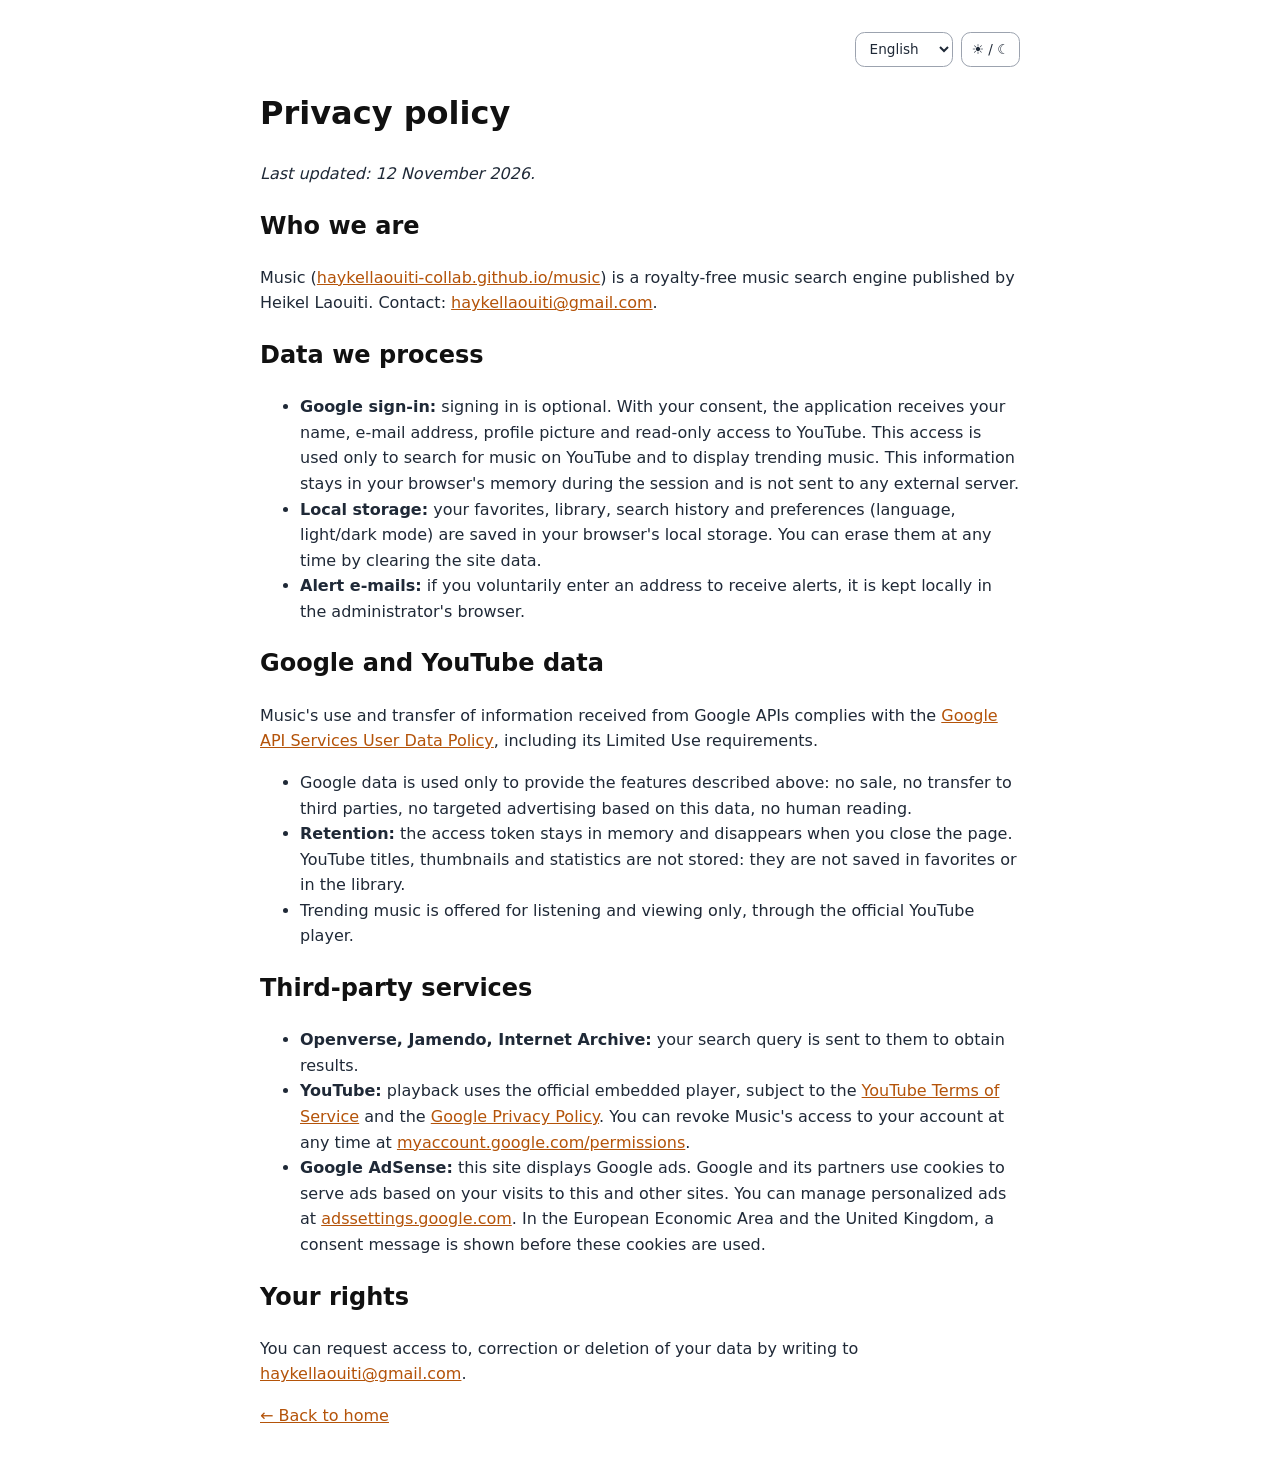
<file: privacy.html>
<!DOCTYPE html>
<html lang="fr">
<head>
    <meta charset="UTF-8">
    <meta name="viewport" content="width=device-width, initial-scale=1.0">
    <title>Politique de confidentialit&#233; &#8212; Music</title>
    <script>(function(){try{var l=localStorage.getItem("music_hub_ui");if(l!=="fr"&&l!=="en"&&l!=="ar"){l=(navigator.language||"fr").slice(0,2).toLowerCase();if(l!=="en"&&l!=="ar")l="fr"}var th=localStorage.getItem("music_hub_theme");if(th!=="light"&&th!=="dark")th=(window.matchMedia&&matchMedia("(prefers-color-scheme: light)").matches)?"light":"dark";var d=document.documentElement;d.lang=l;d.dir=l==="ar"?"rtl":"ltr";d.setAttribute("data-theme",th)}catch(e){}})();</script>
    <style>
        :root{--bg:#ffffff;--fg:#1f2937;--h:#111;--a:#b45309;color-scheme:light}
        html[data-theme=dark]{--bg:#0d111a;--fg:#d1d5db;--h:#f3f4f6;--a:#fbbf24;color-scheme:dark}
        body{background:var(--bg);font-family:system-ui,sans-serif;max-width:760px;margin:2rem auto;padding:0 1rem;line-height:1.6;color:var(--fg)}
        html[lang=ar] body{font-family:Cairo,Tahoma,system-ui,sans-serif}
        h1,h2{color:var(--h)}
        a{color:var(--a)}
        .bar{display:flex;gap:.5rem;justify-content:flex-end;margin-bottom:1rem}
        .bar select,.bar button{font:inherit;font-size:.85rem;padding:.35rem .6rem;border-radius:.6rem;border:1px solid #9ca3af;background:transparent;color:var(--fg);cursor:pointer}
        [data-l]{display:none}
        html[lang=fr] [data-l=fr],html[lang=en] [data-l=en],html[lang=ar] [data-l=ar]{display:block}
    </style>
</head>
<body>
    <div class="bar">
        <select id="lang" aria-label="Langue / Language / &#1575;&#1604;&#1604;&#1594;&#1577;">
            <option value="fr">Fran&#231;ais</option><option value="en">English</option><option value="ar">&#1575;&#1604;&#1593;&#1585;&#1576;&#1610;&#1577;</option>
        </select>
        <button id="theme" type="button" aria-label="Mode jour / nuit">&#9728; / &#9790;</button>
    </div>
    <div data-l="fr">
    <h1>Politique de confidentialit&#233;</h1>
    <p><em>Derni&#232;re mise &#224; jour : 12 novembre 2026.</em></p>

    <h2>Qui sommes-nous</h2>
    <p>Music (<a href="https://haykellaouiti-collab.github.io/music/">haykellaouiti-collab.github.io/music</a>) est un moteur de recherche de musiques libres de droits, &#233;dit&#233; par Heikel Laouiti. Contact : <a href="mailto:haykellaouiti@gmail.com">haykellaouiti@gmail.com</a>.</p>

    <h2>Donn&#233;es trait&#233;es</h2>
    <ul>
        <li><b>Connexion Google :</b> la connexion est facultative. Avec votre accord, l'application re&#231;oit votre nom, votre e-mail, votre photo de profil et un acc&#232;s en lecture seule &#224; YouTube. Cet acc&#232;s sert uniquement &#224; la recherche de musiques sur YouTube et &#224; l'affichage des musiques tendance. Ces informations restent dans la m&#233;moire de votre navigateur pendant la session et ne sont pas envoy&#233;es &#224; un serveur externe.</li>
        <li><b>Stockage local :</b> vos favoris, votre biblioth&#232;que, votre historique de recherche et vos pr&#233;f&#233;rences sont enregistr&#233;s dans le stockage local de votre navigateur. Vous pouvez les effacer &#224; tout moment en vidant les donn&#233;es du site.</li>
        <li><b>E-mails d'alerte :</b> si vous saisissez volontairement une adresse pour recevoir des alertes, elle est conserv&#233;e localement dans le navigateur de l'administrateur.</li>
    </ul>

    <h2>Donn&#233;es Google et YouTube</h2>
    <p>L'utilisation et le transfert par Music des informations re&#231;ues des API Google respectent la <a href="https://developers.google.com/terms/api-services-user-data-policy" target="_blank" rel="noopener">Google API Services User Data Policy</a>, y compris ses exigences d'utilisation limit&#233;e (<i>Limited Use</i>).</p>
    <ul>
        <li>Les donn&#233;es Google ne servent qu'&#224; fournir les fonctions d&#233;crites ci-dessus : aucune vente, aucun transfert &#224; des tiers, aucune publicit&#233; cibl&#233;e fond&#233;e sur ces donn&#233;es, aucune lecture humaine.</li>
        <li><b>Conservation :</b> le jeton d'acc&#232;s reste en m&#233;moire et dispara&#238;t &#224; la fermeture de la page. Les titres, vignettes et statistiques YouTube ne sont pas enregistr&#233;s : ils ne vont ni dans les favoris ni dans la biblioth&#232;que.</li>
        <li>Les musiques tendance sont propos&#233;es en &#233;coute et visionnage uniquement, via le lecteur officiel YouTube.</li>
    </ul>

    <h2>Services tiers</h2>
    <ul>
        <li><b>Openverse, Jamendo, Internet Archive :</b> votre requ&#234;te de recherche leur est transmise pour obtenir les r&#233;sultats.</li>
        <li><b>YouTube :</b> la lecture utilise le lecteur int&#233;gr&#233; officiel, soumis aux <a href="https://www.youtube.com/t/terms" target="_blank" rel="noopener">conditions d'utilisation de YouTube</a> et &#224; la <a href="https://policies.google.com/privacy" target="_blank" rel="noopener">politique de confidentialit&#233; de Google</a>. Vous pouvez retirer l'acc&#232;s de Music &#224; votre compte &#224; tout moment sur <a href="https://myaccount.google.com/permissions" target="_blank" rel="noopener">myaccount.google.com/permissions</a>.</li>
        <li><b>Google AdSense :</b> ce site affiche des publicit&#233;s Google. Google et ses partenaires utilisent des cookies pour diffuser des annonces en fonction de vos visites sur ce site et sur d'autres sites. Vous pouvez g&#233;rer les annonces personnalis&#233;es sur <a href="https://adssettings.google.com" target="_blank" rel="noopener">adssettings.google.com</a>. Dans l'Espace &#233;conomique europ&#233;en et au Royaume-Uni, un message de consentement vous est propos&#233; avant l'utilisation de ces cookies.</li>
    </ul>

    <h2>Vos droits</h2>
    <p>Vous pouvez demander l'acc&#232;s, la rectification ou la suppression de vos donn&#233;es en &#233;crivant &#224; <a href="mailto:haykellaouiti@gmail.com">haykellaouiti@gmail.com</a>.</p>
    <p><a href="index.html">&#8592; Retour &#224; l'accueil</a></p>
    </div>
    <div data-l="en">
    <h1>Privacy policy</h1>
    <p><em>Last updated: 12 November 2026.</em></p>

    <h2>Who we are</h2>
    <p>Music (<a href="https://haykellaouiti-collab.github.io/music/">haykellaouiti-collab.github.io/music</a>) is a royalty-free music search engine published by Heikel Laouiti. Contact: <a href="mailto:haykellaouiti@gmail.com">haykellaouiti@gmail.com</a>.</p>

    <h2>Data we process</h2>
    <ul>
        <li><b>Google sign-in:</b> signing in is optional. With your consent, the application receives your name, e-mail address, profile picture and read-only access to YouTube. This access is used only to search for music on YouTube and to display trending music. This information stays in your browser's memory during the session and is not sent to any external server.</li>
        <li><b>Local storage:</b> your favorites, library, search history and preferences (language, light/dark mode) are saved in your browser's local storage. You can erase them at any time by clearing the site data.</li>
        <li><b>Alert e-mails:</b> if you voluntarily enter an address to receive alerts, it is kept locally in the administrator's browser.</li>
    </ul>

    <h2>Google and YouTube data</h2>
    <p>Music's use and transfer of information received from Google APIs complies with the <a href="https://developers.google.com/terms/api-services-user-data-policy" target="_blank" rel="noopener">Google API Services User Data Policy</a>, including its Limited Use requirements.</p>
    <ul>
        <li>Google data is used only to provide the features described above: no sale, no transfer to third parties, no targeted advertising based on this data, no human reading.</li>
        <li><b>Retention:</b> the access token stays in memory and disappears when you close the page. YouTube titles, thumbnails and statistics are not stored: they are not saved in favorites or in the library.</li>
        <li>Trending music is offered for listening and viewing only, through the official YouTube player.</li>
    </ul>

    <h2>Third-party services</h2>
    <ul>
        <li><b>Openverse, Jamendo, Internet Archive:</b> your search query is sent to them to obtain results.</li>
        <li><b>YouTube:</b> playback uses the official embedded player, subject to the <a href="https://www.youtube.com/t/terms" target="_blank" rel="noopener">YouTube Terms of Service</a> and the <a href="https://policies.google.com/privacy" target="_blank" rel="noopener">Google Privacy Policy</a>. You can revoke Music's access to your account at any time at <a href="https://myaccount.google.com/permissions" target="_blank" rel="noopener">myaccount.google.com/permissions</a>.</li>
        <li><b>Google AdSense:</b> this site displays Google ads. Google and its partners use cookies to serve ads based on your visits to this and other sites. You can manage personalized ads at <a href="https://adssettings.google.com" target="_blank" rel="noopener">adssettings.google.com</a>. In the European Economic Area and the United Kingdom, a consent message is shown before these cookies are used.</li>
    </ul>

    <h2>Your rights</h2>
    <p>You can request access to, correction or deletion of your data by writing to <a href="mailto:haykellaouiti@gmail.com">haykellaouiti@gmail.com</a>.</p>
    <p><a href="index.html">&#8592; Back to home</a></p>
    </div>
    <div data-l="ar">
    <h1>&#1587;&#1610;&#1575;&#1587;&#1577; &#1575;&#1604;&#1582;&#1589;&#1608;&#1589;&#1610;&#1577;</h1>
    <p><em>&#1570;&#1582;&#1585; &#1578;&#1581;&#1583;&#1610;&#1579;: 12 &#1606;&#1608;&#1601;&#1605;&#1576;&#1585; 2026.</em></p>

    <h2>&#1605;&#1606; &#1606;&#1581;&#1606;</h2>
    <p>Music (<a href="https://haykellaouiti-collab.github.io/music/">haykellaouiti-collab.github.io/music</a>) &#1607;&#1608; &#1605;&#1581;&#1585;&#1603; &#1576;&#1581;&#1579; &#1593;&#1606; &#1575;&#1604;&#1605;&#1608;&#1587;&#1610;&#1602;&#1609; &#1575;&#1604;&#1581;&#1585;&#1577; &#1605;&#1606; &#1575;&#1604;&#1581;&#1602;&#1608;&#1602;&#1548; &#1610;&#1606;&#1588;&#1585;&#1607; Heikel Laouiti. &#1604;&#1604;&#1578;&#1608;&#1575;&#1589;&#1604;: <a href="mailto:haykellaouiti@gmail.com">haykellaouiti@gmail.com</a>.</p>

    <h2>&#1575;&#1604;&#1576;&#1610;&#1575;&#1606;&#1575;&#1578; &#1575;&#1604;&#1578;&#1610; &#1606;&#1593;&#1575;&#1604;&#1580;&#1607;&#1575;</h2>
    <ul>
        <li><b>&#1578;&#1587;&#1580;&#1610;&#1604; &#1575;&#1604;&#1583;&#1582;&#1608;&#1604; &#1576;&#1600; Google:</b> &#1578;&#1587;&#1580;&#1610;&#1604; &#1575;&#1604;&#1583;&#1582;&#1608;&#1604; &#1575;&#1582;&#1578;&#1610;&#1575;&#1585;&#1610;. &#1576;&#1605;&#1608;&#1575;&#1601;&#1602;&#1578;&#1603; &#1610;&#1578;&#1604;&#1602;&#1609; &#1575;&#1604;&#1578;&#1591;&#1576;&#1610;&#1602; &#1575;&#1587;&#1605;&#1603; &#1608;&#1576;&#1585;&#1610;&#1583;&#1603; &#1575;&#1604;&#1573;&#1604;&#1603;&#1578;&#1585;&#1608;&#1606;&#1610; &#1608;&#1589;&#1608;&#1585;&#1577; &#1605;&#1604;&#1601;&#1603; &#1575;&#1604;&#1588;&#1582;&#1589;&#1610; &#1608;&#1589;&#1604;&#1575;&#1581;&#1610;&#1577; &#1602;&#1585;&#1575;&#1569;&#1577; &#1601;&#1602;&#1591; &#1593;&#1604;&#1609; YouTube. &#1578;&#1615;&#1587;&#1578;&#1582;&#1583;&#1605; &#1607;&#1584;&#1607; &#1575;&#1604;&#1589;&#1604;&#1575;&#1581;&#1610;&#1577; &#1581;&#1589;&#1585;&#1611;&#1575; &#1604;&#1604;&#1576;&#1581;&#1579; &#1593;&#1606; &#1575;&#1604;&#1605;&#1608;&#1587;&#1610;&#1602;&#1609; &#1601;&#1610; YouTube &#1608;&#1593;&#1585;&#1590; &#1575;&#1604;&#1605;&#1608;&#1587;&#1610;&#1602;&#1609; &#1575;&#1604;&#1585;&#1575;&#1574;&#1580;&#1577;. &#1578;&#1576;&#1602;&#1609; &#1607;&#1584;&#1607; &#1575;&#1604;&#1605;&#1593;&#1604;&#1608;&#1605;&#1575;&#1578; &#1601;&#1610; &#1584;&#1575;&#1603;&#1585;&#1577; &#1605;&#1578;&#1589;&#1601;&#1581;&#1603; &#1571;&#1579;&#1606;&#1575;&#1569; &#1575;&#1604;&#1580;&#1604;&#1587;&#1577; &#1608;&#1604;&#1575; &#1578;&#1615;&#1585;&#1587;&#1604; &#1573;&#1604;&#1609; &#1571;&#1610; &#1582;&#1575;&#1583;&#1605; &#1582;&#1575;&#1585;&#1580;&#1610;.</li>
        <li><b>&#1575;&#1604;&#1578;&#1582;&#1586;&#1610;&#1606; &#1575;&#1604;&#1605;&#1581;&#1604;&#1610;:</b> &#1578;&#1615;&#1581;&#1601;&#1592; &#1605;&#1601;&#1590;&#1604;&#1575;&#1578;&#1603; &#1608;&#1605;&#1603;&#1578;&#1576;&#1578;&#1603; &#1608;&#1587;&#1580;&#1604; &#1576;&#1581;&#1579;&#1603; &#1608;&#1578;&#1601;&#1590;&#1610;&#1604;&#1575;&#1578;&#1603; (&#1575;&#1604;&#1604;&#1594;&#1577;&#1548; &#1575;&#1604;&#1608;&#1590;&#1593; &#1575;&#1604;&#1606;&#1607;&#1575;&#1585;&#1610;/&#1575;&#1604;&#1604;&#1610;&#1604;&#1610;) &#1601;&#1610; &#1575;&#1604;&#1578;&#1582;&#1586;&#1610;&#1606; &#1575;&#1604;&#1605;&#1581;&#1604;&#1610; &#1604;&#1605;&#1578;&#1589;&#1601;&#1581;&#1603;. &#1610;&#1605;&#1603;&#1606;&#1603; &#1605;&#1587;&#1581;&#1607;&#1575; &#1601;&#1610; &#1571;&#1610; &#1608;&#1602;&#1578; &#1576;&#1581;&#1584;&#1601; &#1576;&#1610;&#1575;&#1606;&#1575;&#1578; &#1575;&#1604;&#1605;&#1608;&#1602;&#1593;.</li>
        <li><b>&#1576;&#1585;&#1610;&#1583; &#1575;&#1604;&#1578;&#1606;&#1576;&#1610;&#1607;&#1575;&#1578;:</b> &#1573;&#1584;&#1575; &#1571;&#1583;&#1582;&#1604;&#1578; &#1593;&#1606;&#1608;&#1575;&#1606;&#1611;&#1575; &#1591;&#1608;&#1593;&#1611;&#1575; &#1604;&#1578;&#1604;&#1602;&#1610; &#1575;&#1604;&#1578;&#1606;&#1576;&#1610;&#1607;&#1575;&#1578;&#1548; &#1601;&#1573;&#1606;&#1607; &#1610;&#1615;&#1581;&#1601;&#1592; &#1605;&#1581;&#1604;&#1610;&#1611;&#1575; &#1601;&#1610; &#1605;&#1578;&#1589;&#1601;&#1581; &#1575;&#1604;&#1605;&#1587;&#1572;&#1608;&#1604;.</li>
    </ul>

    <h2>&#1576;&#1610;&#1575;&#1606;&#1575;&#1578; Google &#1608;YouTube</h2>
    <p>&#1610;&#1604;&#1578;&#1586;&#1605; &#1575;&#1587;&#1578;&#1582;&#1583;&#1575;&#1605; Music &#1604;&#1604;&#1605;&#1593;&#1604;&#1608;&#1605;&#1575;&#1578; &#1575;&#1604;&#1608;&#1575;&#1585;&#1583;&#1577; &#1605;&#1606; &#1608;&#1575;&#1580;&#1607;&#1575;&#1578; Google &#1575;&#1604;&#1576;&#1585;&#1605;&#1580;&#1610;&#1577; &#1608;&#1606;&#1602;&#1604;&#1607;&#1575; &#1576;&#1600; <a href="https://developers.google.com/terms/api-services-user-data-policy" target="_blank" rel="noopener">&#1587;&#1610;&#1575;&#1587;&#1577; &#1576;&#1610;&#1575;&#1606;&#1575;&#1578; &#1575;&#1604;&#1605;&#1587;&#1578;&#1582;&#1583;&#1605; &#1604;&#1582;&#1583;&#1605;&#1575;&#1578; Google API</a>&#1548; &#1576;&#1605;&#1575; &#1601;&#1610; &#1584;&#1604;&#1603; &#1605;&#1578;&#1591;&#1604;&#1576;&#1575;&#1578; &#1575;&#1604;&#1575;&#1587;&#1578;&#1582;&#1583;&#1575;&#1605; &#1575;&#1604;&#1605;&#1581;&#1583;&#1608;&#1583; (<i>Limited Use</i>).</p>
    <ul>
        <li>&#1578;&#1615;&#1587;&#1578;&#1582;&#1583;&#1605; &#1576;&#1610;&#1575;&#1606;&#1575;&#1578; Google &#1601;&#1602;&#1591; &#1604;&#1578;&#1602;&#1583;&#1610;&#1605; &#1575;&#1604;&#1605;&#1610;&#1586;&#1575;&#1578; &#1575;&#1604;&#1605;&#1608;&#1590;&#1581;&#1577; &#1571;&#1593;&#1604;&#1575;&#1607;: &#1604;&#1575; &#1576;&#1610;&#1593;&#1548; &#1608;&#1604;&#1575; &#1606;&#1602;&#1604; &#1573;&#1604;&#1609; &#1571;&#1591;&#1585;&#1575;&#1601; &#1579;&#1575;&#1604;&#1579;&#1577;&#1548; &#1608;&#1604;&#1575; &#1573;&#1593;&#1604;&#1575;&#1606;&#1575;&#1578; &#1605;&#1608;&#1580;&#1614;&#1617;&#1607;&#1577; &#1576;&#1606;&#1575;&#1569;&#1611; &#1593;&#1604;&#1609; &#1607;&#1584;&#1607; &#1575;&#1604;&#1576;&#1610;&#1575;&#1606;&#1575;&#1578;&#1548; &#1608;&#1604;&#1575; &#1575;&#1591;&#1604;&#1575;&#1593; &#1576;&#1588;&#1585;&#1610; &#1593;&#1604;&#1610;&#1607;&#1575;.</li>
        <li><b>&#1575;&#1604;&#1575;&#1581;&#1578;&#1601;&#1575;&#1592;:</b> &#1610;&#1576;&#1602;&#1609; &#1585;&#1605;&#1586; &#1575;&#1604;&#1608;&#1589;&#1608;&#1604; &#1601;&#1610; &#1575;&#1604;&#1584;&#1575;&#1603;&#1585;&#1577; &#1608;&#1610;&#1582;&#1578;&#1601;&#1610; &#1593;&#1606;&#1583; &#1573;&#1594;&#1604;&#1575;&#1602; &#1575;&#1604;&#1589;&#1601;&#1581;&#1577;. &#1604;&#1575; &#1578;&#1615;&#1582;&#1586;&#1614;&#1617;&#1606; &#1593;&#1606;&#1575;&#1608;&#1610;&#1606; YouTube &#1608;&#1589;&#1608;&#1585;&#1607;&#1575; &#1575;&#1604;&#1605;&#1589;&#1594;&#1585;&#1577; &#1608;&#1573;&#1581;&#1589;&#1575;&#1569;&#1575;&#1578;&#1607;&#1575;: &#1601;&#1607;&#1610; &#1604;&#1575; &#1578;&#1615;&#1581;&#1601;&#1592; &#1601;&#1610; &#1575;&#1604;&#1605;&#1601;&#1590;&#1604;&#1577; &#1608;&#1604;&#1575; &#1601;&#1610; &#1575;&#1604;&#1605;&#1603;&#1578;&#1576;&#1577;.</li>
        <li>&#1578;&#1615;&#1602;&#1583;&#1614;&#1617;&#1605; &#1575;&#1604;&#1605;&#1608;&#1587;&#1610;&#1602;&#1609; &#1575;&#1604;&#1585;&#1575;&#1574;&#1580;&#1577; &#1604;&#1604;&#1575;&#1587;&#1578;&#1605;&#1575;&#1593; &#1608;&#1575;&#1604;&#1605;&#1588;&#1575;&#1607;&#1583;&#1577; &#1601;&#1602;&#1591; &#1593;&#1576;&#1585; &#1605;&#1588;&#1594;&#1617;&#1604; YouTube &#1575;&#1604;&#1585;&#1587;&#1605;&#1610;.</li>
    </ul>

    <h2>&#1582;&#1583;&#1605;&#1575;&#1578; &#1575;&#1604;&#1571;&#1591;&#1585;&#1575;&#1601; &#1575;&#1604;&#1579;&#1575;&#1604;&#1579;&#1577;</h2>
    <ul>
        <li><b>Openverse &#1608;Jamendo &#1608;Internet Archive:</b> &#1610;&#1615;&#1585;&#1587;&#1604; &#1573;&#1604;&#1610;&#1607;&#1575; &#1575;&#1587;&#1578;&#1593;&#1604;&#1575;&#1605; &#1576;&#1581;&#1579;&#1603; &#1604;&#1604;&#1581;&#1589;&#1608;&#1604; &#1593;&#1604;&#1609; &#1575;&#1604;&#1606;&#1578;&#1575;&#1574;&#1580;.</li>
        <li><b>YouTube:</b> &#1610;&#1587;&#1578;&#1582;&#1583;&#1605; &#1575;&#1604;&#1578;&#1588;&#1594;&#1610;&#1604; &#1575;&#1604;&#1605;&#1588;&#1594;&#1617;&#1604; &#1575;&#1604;&#1605;&#1583;&#1605;&#1580; &#1575;&#1604;&#1585;&#1587;&#1605;&#1610;&#1548; &#1575;&#1604;&#1582;&#1575;&#1590;&#1593; &#1604;&#1600; <a href="https://www.youtube.com/t/terms" target="_blank" rel="noopener">&#1588;&#1585;&#1608;&#1591; &#1582;&#1583;&#1605;&#1577; YouTube</a> &#1608;<a href="https://policies.google.com/privacy" target="_blank" rel="noopener">&#1587;&#1610;&#1575;&#1587;&#1577; &#1582;&#1589;&#1608;&#1589;&#1610;&#1577; Google</a>. &#1610;&#1605;&#1603;&#1606;&#1603; &#1587;&#1581;&#1576; &#1608;&#1589;&#1608;&#1604; Music &#1573;&#1604;&#1609; &#1581;&#1587;&#1575;&#1576;&#1603; &#1601;&#1610; &#1571;&#1610; &#1608;&#1602;&#1578; &#1605;&#1606; <a href="https://myaccount.google.com/permissions" target="_blank" rel="noopener">myaccount.google.com/permissions</a>.</li>
        <li><b>Google AdSense:</b> &#1610;&#1593;&#1585;&#1590; &#1607;&#1584;&#1575; &#1575;&#1604;&#1605;&#1608;&#1602;&#1593; &#1573;&#1593;&#1604;&#1575;&#1606;&#1575;&#1578; Google. &#1578;&#1587;&#1578;&#1582;&#1583;&#1605; Google &#1608;&#1588;&#1585;&#1603;&#1575;&#1572;&#1607;&#1575; &#1605;&#1604;&#1601;&#1575;&#1578; &#1578;&#1593;&#1585;&#1610;&#1601; &#1575;&#1604;&#1575;&#1585;&#1578;&#1576;&#1575;&#1591; &#1604;&#1593;&#1585;&#1590; &#1573;&#1593;&#1604;&#1575;&#1606;&#1575;&#1578; &#1576;&#1606;&#1575;&#1569;&#1611; &#1593;&#1604;&#1609; &#1586;&#1610;&#1575;&#1585;&#1575;&#1578;&#1603; &#1604;&#1607;&#1584;&#1575; &#1575;&#1604;&#1605;&#1608;&#1602;&#1593; &#1608;&#1604;&#1605;&#1608;&#1575;&#1602;&#1593; &#1571;&#1582;&#1585;&#1609;. &#1610;&#1605;&#1603;&#1606;&#1603; &#1573;&#1583;&#1575;&#1585;&#1577; &#1575;&#1604;&#1573;&#1593;&#1604;&#1575;&#1606;&#1575;&#1578; &#1575;&#1604;&#1605;&#1582;&#1589;&#1589;&#1577; &#1593;&#1576;&#1585; <a href="https://adssettings.google.com" target="_blank" rel="noopener">adssettings.google.com</a>. &#1601;&#1610; &#1575;&#1604;&#1605;&#1606;&#1591;&#1602;&#1577; &#1575;&#1604;&#1575;&#1602;&#1578;&#1589;&#1575;&#1583;&#1610;&#1577; &#1575;&#1604;&#1571;&#1608;&#1585;&#1608;&#1576;&#1610;&#1577; &#1608;&#1575;&#1604;&#1605;&#1605;&#1604;&#1603;&#1577; &#1575;&#1604;&#1605;&#1578;&#1581;&#1583;&#1577; &#1578;&#1615;&#1593;&#1585;&#1590; &#1585;&#1587;&#1575;&#1604;&#1577; &#1605;&#1608;&#1575;&#1601;&#1602;&#1577; &#1602;&#1576;&#1604; &#1575;&#1587;&#1578;&#1582;&#1583;&#1575;&#1605; &#1607;&#1584;&#1607; &#1575;&#1604;&#1605;&#1604;&#1601;&#1575;&#1578;.</li>
    </ul>

    <h2>&#1581;&#1602;&#1608;&#1602;&#1603;</h2>
    <p>&#1610;&#1605;&#1603;&#1606;&#1603; &#1591;&#1604;&#1576; &#1575;&#1604;&#1575;&#1591;&#1604;&#1575;&#1593; &#1593;&#1604;&#1609; &#1576;&#1610;&#1575;&#1606;&#1575;&#1578;&#1603; &#1571;&#1608; &#1578;&#1589;&#1581;&#1610;&#1581;&#1607;&#1575; &#1571;&#1608; &#1581;&#1584;&#1601;&#1607;&#1575; &#1576;&#1605;&#1585;&#1575;&#1587;&#1604;&#1577; <a href="mailto:haykellaouiti@gmail.com">haykellaouiti@gmail.com</a>.</p>
    <p><a href="index.html">&#8592; &#1575;&#1604;&#1593;&#1608;&#1583;&#1577; &#1573;&#1604;&#1609; &#1575;&#1604;&#1585;&#1574;&#1610;&#1587;&#1610;&#1577;</a></p>
    </div>
    <script>
    (function(){
        var d=document.documentElement,sel=document.getElementById("lang"),btn=document.getElementById("theme");
        var T={fr:"Politique de confidentialit\u00e9 \u2014 Music",en:"Privacy policy \u2014 Music",ar:"\u0633\u064a\u0627\u0633\u0629 \u0627\u0644\u062e\u0635\u0648\u0635\u064a\u0629 \u2014 Music"};
        function paint(){sel.value=d.lang;document.title=T[d.lang]}
        sel.addEventListener("change",function(){d.lang=sel.value;d.dir=sel.value==="ar"?"rtl":"ltr";try{localStorage.setItem("music_hub_ui",sel.value)}catch(e){}paint()});
        btn.addEventListener("click",function(){var t=d.getAttribute("data-theme")==="dark"?"light":"dark";d.setAttribute("data-theme",t);try{localStorage.setItem("music_hub_theme",t)}catch(e){}});
        paint();
    })();
    </script>
</body>
</html>
</file>
